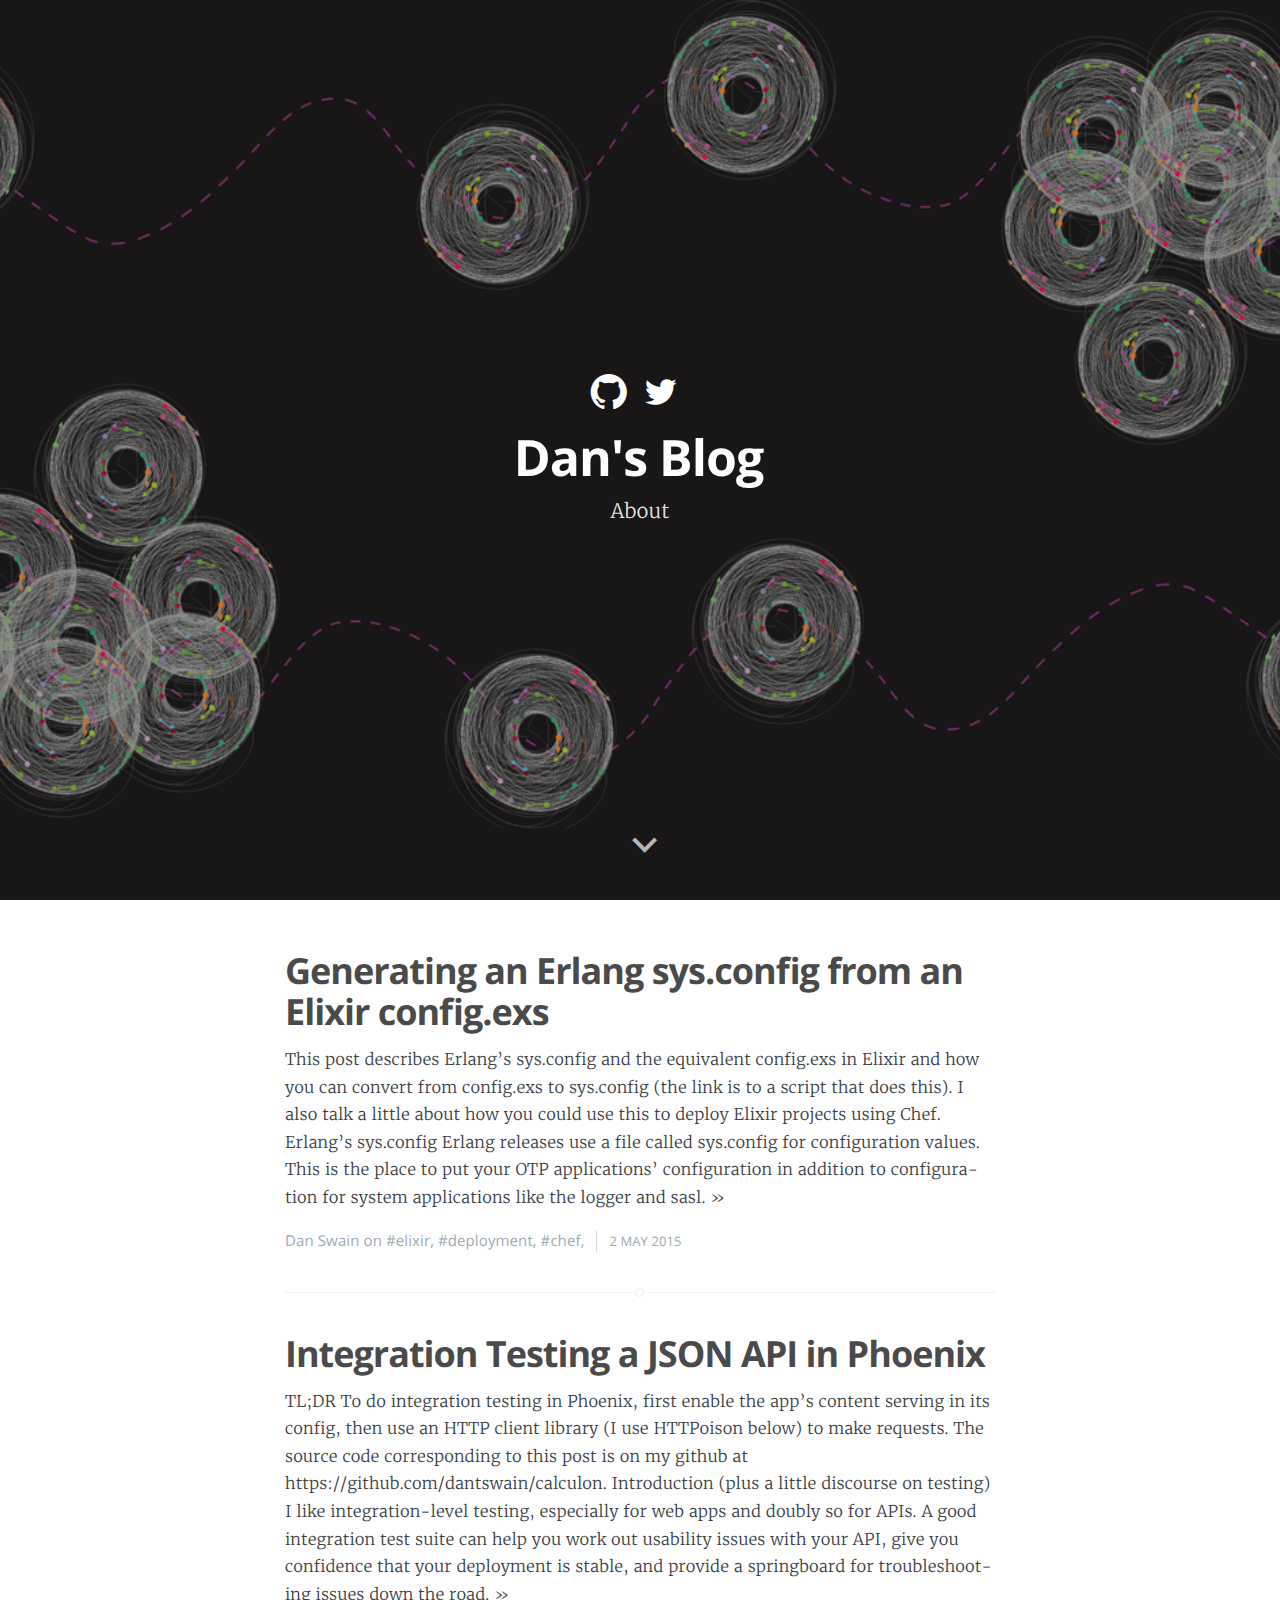
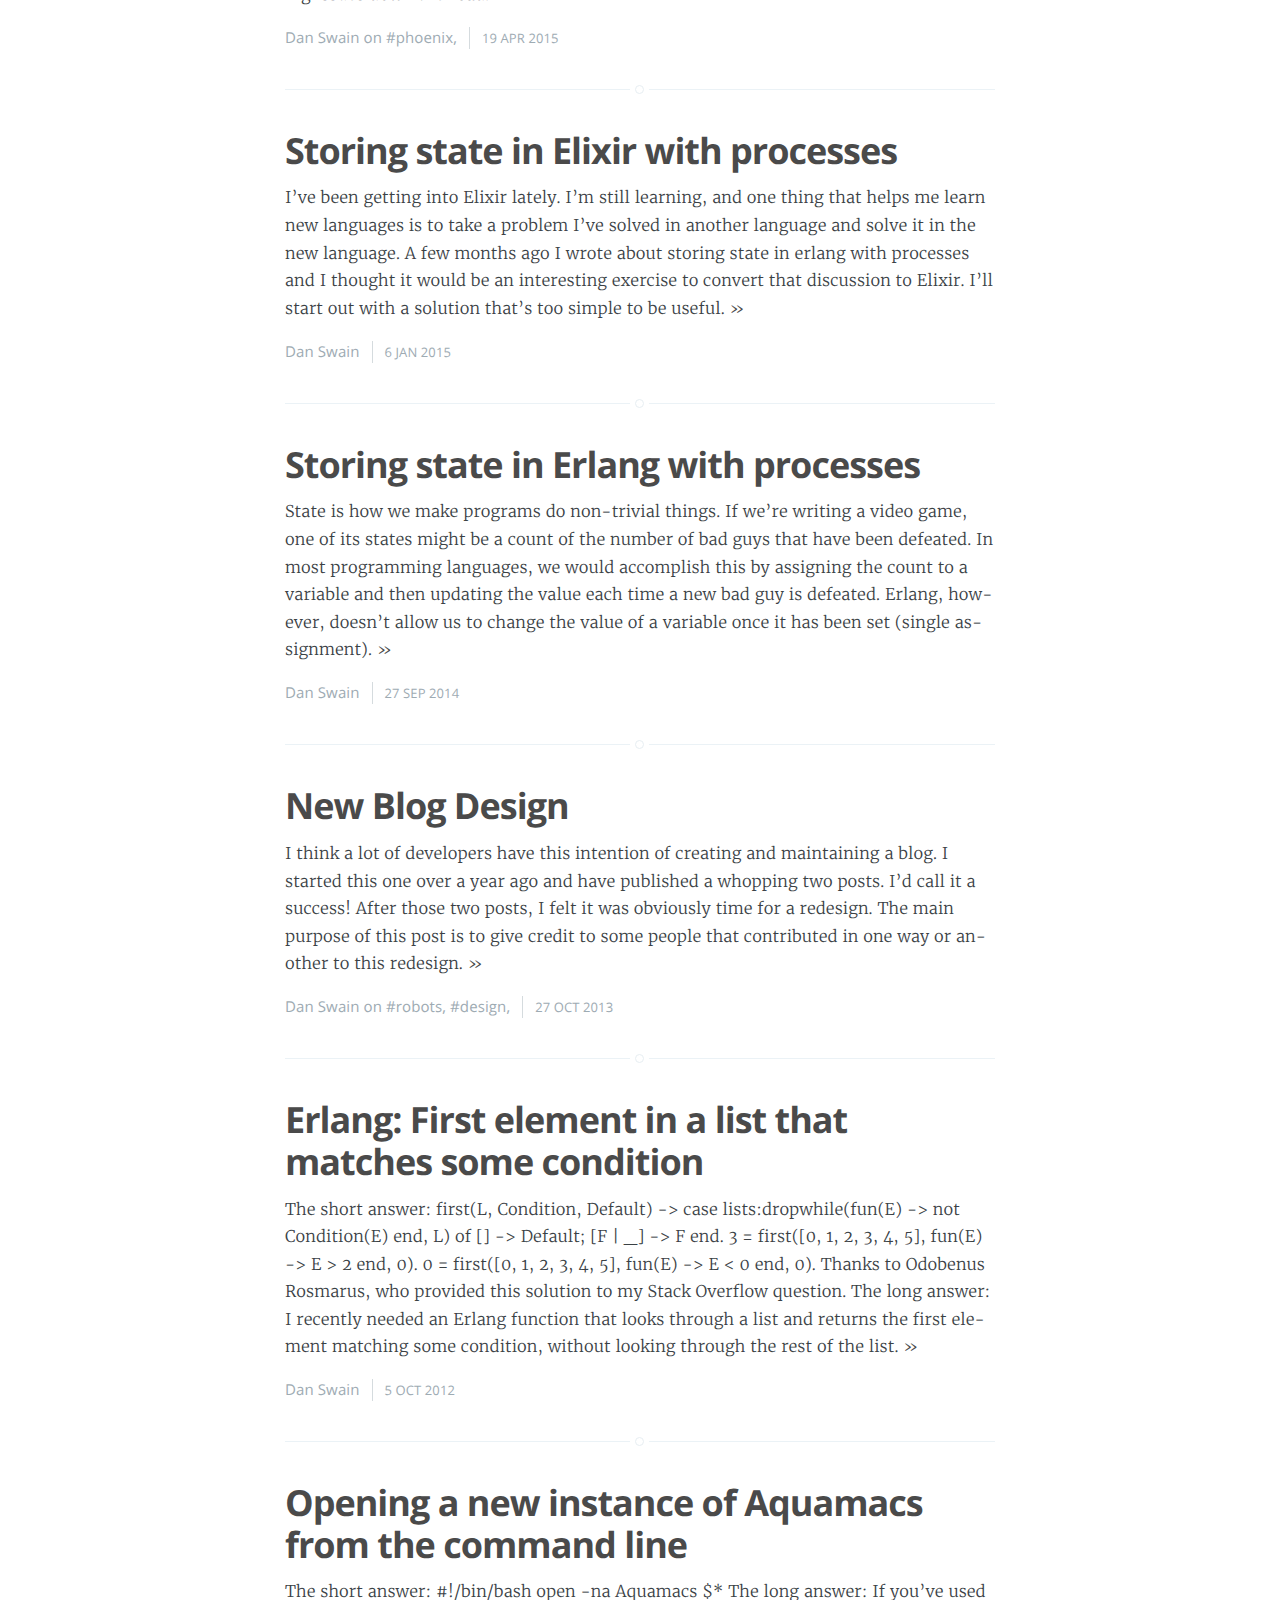
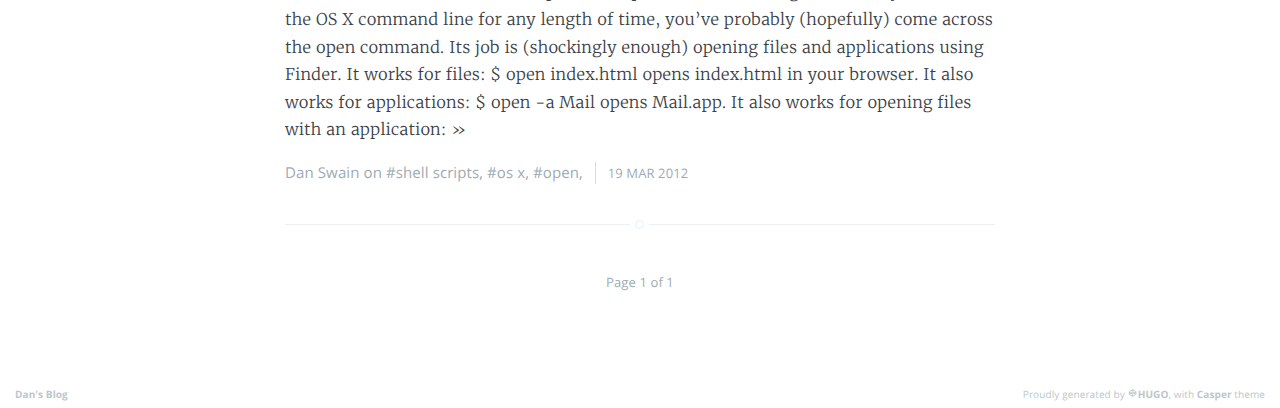
<file: index.html>
<!DOCTYPE html>
<html lang="en-us">
<head>

    <meta charset="utf-8" />
    <meta http-equiv="X-UA-Compatible" content="IE=edge" />

    
    <meta name="twitter:card" content="summary"/>
    
    <meta name="twitter:image" content="/images/flockBack.png"/>
    



<meta name="twitter:title" content="Dan&#39;s Blog"/>
<meta name="twitter:description" content=""/>
<meta name="twitter:site" content="@dantswain"/>



  	<meta property="og:title" content="Dan&#39;s Blog" />
  	<meta property="og:site_name" content="Dan&#39;s Blog" />
  	<meta property="og:url" content="https://dantswain.github.io/" />

    
        
            <meta property="og:image" content="/images/flockBack.png"/>
        
    

    
    <meta property="og:type" content="website" />
    <meta property="og:description" content="" />
    

    <title>Dan&#39;s Blog</title>

    
    <meta name="description" content="" />
    

    <meta name="HandheldFriendly" content="True" />
    <meta name="viewport" content="width=device-width, initial-scale=1.0" />

    <link rel="shortcut icon" href="/images/favicon.ico">
	  <link rel="apple-touch-icon" href="/images/apple-touch-icon.png" />

    <link rel="stylesheet" type="text/css" href="/css/screen.css" />
    

    

    

    
      
      
        <link href="https://dantswain.github.io/index.xml" rel="alternate" type="application/rss+xml" title="Dan&#39;s Blog" />
      
    
    <meta name="generator" content="Hugo 0.32.4" />

    <link rel="canonical" href="https://dantswain.github.io/" />

    
      
    
    <script type="application/ld+json">
    {
    "@context": "https://schema.org",
    "@type": "Website",
    "publisher": {
        "@type": "Person",
        "name": ,
        
        "url": https://dantswain.com,
        "sameAs": [
            
            
             
             
             
             
             
            
        ],
        "description": Fellow at simpli.fi. Robotics Ph.D. I like building things. 
        
    },
    "url": https://dantswain.github.io/,
    "mainEntityOfPage": {
        "@type": "WebPage",
        "@id": https://dantswain.github.io/
    },
    "description": 
}
  </script>
    


    

    
    <script>
      (function(i,s,o,g,r,a,m){i['GoogleAnalyticsObject']=r;i[r]=i[r]||function(){
      (i[r].q=i[r].q||[]).push(arguments)},i[r].l=1*new Date();a=s.createElement(o),
      m=s.getElementsByTagName(o)[0];a.async=1;a.src=g;m.parentNode.insertBefore(a,m)
      })(window,document,'script','//www.google-analytics.com/analytics.js','ga');

      ga('create', 'UA-30160681-1', 'auto');
      ga('send', 'pageview');

    </script>
    

    
</head>
<body class="nav-open">

 <div class="site-wrapper">

  





  <header class="main-header" style="background-image: url(/images/flockBack.png)">
  


    
    
    <div class="vertical">
        <div class="main-header-content inner">
            


    <a class="bloglogo" href="https://github.com/dantswain" target="_blank">
    <span class="icon-github" style="color:white;font-size:2em"></span>
    </a>
&nbsp;









    <a class="bloglogo" href="https://twitter.com/dantswain" target="_blank">
        <span class="icon-twitter" style="color:white;font-size:2em"></span>
    </a>
&nbsp;














            <h1 class="page-title">Dan&#39;s Blog</h1>
            <h2 class="page-about"><a href="https://dantswain.github.io/about">About</a></h2>
        </div>
    </div>
    <a class="scroll-down icon-arrow-left" href="#content"><span class="hidden">Scroll Down</span></a>
</header>


<main id="content" class="content" role="main">
<!-- INDEX -->

    
        
    
        
    
        
    
        
    
        
    
        
    
        
    

    
        
            
        
    

    
    
    

    <div class="extra-pagination inner">
        <nav class="pagination" role="navigation">
	
	<span class="page-number">Page 1 of 1</span>
	
</nav>

    </div>

    
        <article class="post post">
    <header class="post-header">
        <h2 class="post-title"><a href="/2015/05/02/generating-an-erlang-sys.config-from-an-elixir-config.exs/">Generating an Erlang sys.config from an Elixir config.exs</a></h2>
    </header>
    <section class="post-excerpt">
        
            <p>This post describes Erlang&rsquo;s sys.config and the equivalent config.exs in Elixir and how you can convert from config.exs to sys.config (the link is to a script that does this). I also talk a little about how you could use this to deploy Elixir projects using Chef.
Erlang&rsquo;s sys.config Erlang releases use a file called sys.config for configuration values. This is the place to put your OTP applications&rsquo; configuration in addition to configuration for system applications like the logger and sasl. <a class="read-more" href="/2015/05/02/generating-an-erlang-sys.config-from-an-elixir-config.exs/">&raquo;</a></p>
        
    </section>
    <footer class="post-meta">
        

        
            
            

            
            
            
            Dan Swain
                 
        

        on
            
                <a href="https://dantswain.github.io//tags/elixir/">#elixir</a>,
            
                <a href="https://dantswain.github.io//tags/deployment/">#deployment</a>,
            
                <a href="https://dantswain.github.io//tags/chef/">#chef</a>,
            
        
        <time class="post-date" datetime="2015-05-02T00:00:00Z">
            2 May 2015
        </time>
    </footer>
</article>

    
        <article class="post post">
    <header class="post-header">
        <h2 class="post-title"><a href="/2015/04/19/integration-testing-a-json-api-in-phoenix/">Integration Testing a JSON API in Phoenix</a></h2>
    </header>
    <section class="post-excerpt">
        
            <p>TL;DR To do integration testing in Phoenix, first enable the app&rsquo;s content serving in its config, then use an HTTP client library (I use HTTPoison below) to make requests. The source code corresponding to this post is on my github at https://github.com/dantswain/calculon.
Introduction (plus a little discourse on testing) I like integration-level testing, especially for web apps and doubly so for APIs. A good integration test suite can help you work out usability issues with your API, give you confidence that your deployment is stable, and provide a springboard for troubleshooting issues down the road. <a class="read-more" href="/2015/04/19/integration-testing-a-json-api-in-phoenix/">&raquo;</a></p>
        
    </section>
    <footer class="post-meta">
        

        
            
            

            
            
            
            Dan Swain
                 
        

        on
            
                <a href="https://dantswain.github.io//tags/phoenix/">#phoenix</a>,
            
        
        <time class="post-date" datetime="2015-04-19T00:00:00Z">
            19 Apr 2015
        </time>
    </footer>
</article>

    
        <article class="post post">
    <header class="post-header">
        <h2 class="post-title"><a href="/2015/01/06/storing-state-in-elixir-with-processes/">Storing state in Elixir with processes</a></h2>
    </header>
    <section class="post-excerpt">
        
            <p>I&rsquo;ve been getting into Elixir lately. I&rsquo;m still learning, and one thing that helps me learn new languages is to take a problem I&rsquo;ve solved in another language and solve it in the new language. A few months ago I wrote about storing state in erlang with processes and I thought it would be an interesting exercise to convert that discussion to Elixir.
I&rsquo;ll start out with a solution that&rsquo;s too simple to be useful. <a class="read-more" href="/2015/01/06/storing-state-in-elixir-with-processes/">&raquo;</a></p>
        
    </section>
    <footer class="post-meta">
        

        
            
            

            
            
            
            Dan Swain
                 
        

        
        <time class="post-date" datetime="2015-01-06T00:00:00Z">
            6 Jan 2015
        </time>
    </footer>
</article>

    
        <article class="post post">
    <header class="post-header">
        <h2 class="post-title"><a href="/2014/09/27/storing-state-in-erlang-with-processes/">Storing state in Erlang with processes</a></h2>
    </header>
    <section class="post-excerpt">
        
            <p>State is how we make programs do non-trivial things. If we&rsquo;re writing a video game, one of its states might be a count of the number of bad guys that have been defeated. In most programming languages, we would accomplish this by assigning the count to a variable and then updating the value each time a new bad guy is defeated. Erlang, however, doesn&rsquo;t allow us to change the value of a variable once it has been set (single assignment). <a class="read-more" href="/2014/09/27/storing-state-in-erlang-with-processes/">&raquo;</a></p>
        
    </section>
    <footer class="post-meta">
        

        
            
            

            
            
            
            Dan Swain
                 
        

        
        <time class="post-date" datetime="2014-09-27T00:00:00Z">
            27 Sep 2014
        </time>
    </footer>
</article>

    
        <article class="post post">
    <header class="post-header">
        <h2 class="post-title"><a href="/2013/10/27/new-blog-design/">New Blog Design</a></h2>
    </header>
    <section class="post-excerpt">
        
            <p>I think a lot of developers have this intention of creating and maintaining a blog. I started this one over a year ago and have published a whopping two posts. I&rsquo;d call it a success!
After those two posts, I felt it was obviously time for a redesign. The main purpose of this post is to give credit to some people that contributed in one way or another to this redesign. <a class="read-more" href="/2013/10/27/new-blog-design/">&raquo;</a></p>
        
    </section>
    <footer class="post-meta">
        

        
            
            

            
            
            
            Dan Swain
                 
        

        on
            
                <a href="https://dantswain.github.io//tags/robots/">#robots</a>,
            
                <a href="https://dantswain.github.io//tags/design/">#design</a>,
            
        
        <time class="post-date" datetime="2013-10-27T00:00:00Z">
            27 Oct 2013
        </time>
    </footer>
</article>

    
        <article class="post post">
    <header class="post-header">
        <h2 class="post-title"><a href="/2012/10/05/erlang-first-element-in-a-list-that-matches-some-condition/">Erlang: First element in a list that matches some condition</a></h2>
    </header>
    <section class="post-excerpt">
        
            <p>The short answer: first(L, Condition, Default) -&gt; case lists:dropwhile(fun(E) -&gt; not Condition(E) end, L) of [] -&gt; Default; [F | _] -&gt; F end. 3 = first([0, 1, 2, 3, 4, 5], fun(E) -&gt; E &gt; 2 end, 0). 0 = first([0, 1, 2, 3, 4, 5], fun(E) -&gt; E &lt; 0 end, 0). Thanks to Odobenus Rosmarus, who provided this solution to my Stack Overflow question.
The long answer: I recently needed an Erlang function that looks through a list and returns the first element matching some condition, without looking through the rest of the list. <a class="read-more" href="/2012/10/05/erlang-first-element-in-a-list-that-matches-some-condition/">&raquo;</a></p>
        
    </section>
    <footer class="post-meta">
        

        
            
            

            
            
            
            Dan Swain
                 
        

        
        <time class="post-date" datetime="2012-10-05T00:00:00Z">
            5 Oct 2012
        </time>
    </footer>
</article>

    
        <article class="post post">
    <header class="post-header">
        <h2 class="post-title"><a href="/2012/03/19/opening-a-new-instance-of-aquamacs-from-the-command-line/">Opening a new instance of Aquamacs from the command line</a></h2>
    </header>
    <section class="post-excerpt">
        
            <p>The short answer: #!/bin/bash open -na Aquamacs $*  The long answer: If you&rsquo;ve used the OS X command line for any length of time, you&rsquo;ve probably (hopefully) come across the open command. Its job is (shockingly enough) opening files and applications using Finder. It works for files:
$ open index.html  opens index.html in your browser. It also works for applications:
$ open -a Mail  opens Mail.app. It also works for opening files with an application: <a class="read-more" href="/2012/03/19/opening-a-new-instance-of-aquamacs-from-the-command-line/">&raquo;</a></p>
        
    </section>
    <footer class="post-meta">
        

        
            
            

            
            
            
            Dan Swain
                 
        

        on
            
                <a href="https://dantswain.github.io//tags/shell-scripts/">#shell scripts</a>,
            
                <a href="https://dantswain.github.io//tags/os-x/">#os x</a>,
            
                <a href="https://dantswain.github.io//tags/open/">#open</a>,
            
        
        <time class="post-date" datetime="2012-03-19T00:00:00Z">
            19 Mar 2012
        </time>
    </footer>
</article>

    

    <nav class="pagination" role="navigation">
	
	<span class="page-number">Page 1 of 1</span>
	
</nav>



</main>

    <footer class="site-footer clearfix">
        <section class="copyright"><a href="">Dan&#39;s Blog</a> </section>
        
        <section class="poweredby">Proudly generated by <a class="icon-hugo" href="http://gohugo.io">HUGO</a>, with <a class="icon-theme" href="https://github.com/vjeantet/hugo-theme-casper">Casper</a> theme</section>
        
    </footer>
    </div>
    
    
</body>
</html>
</file>
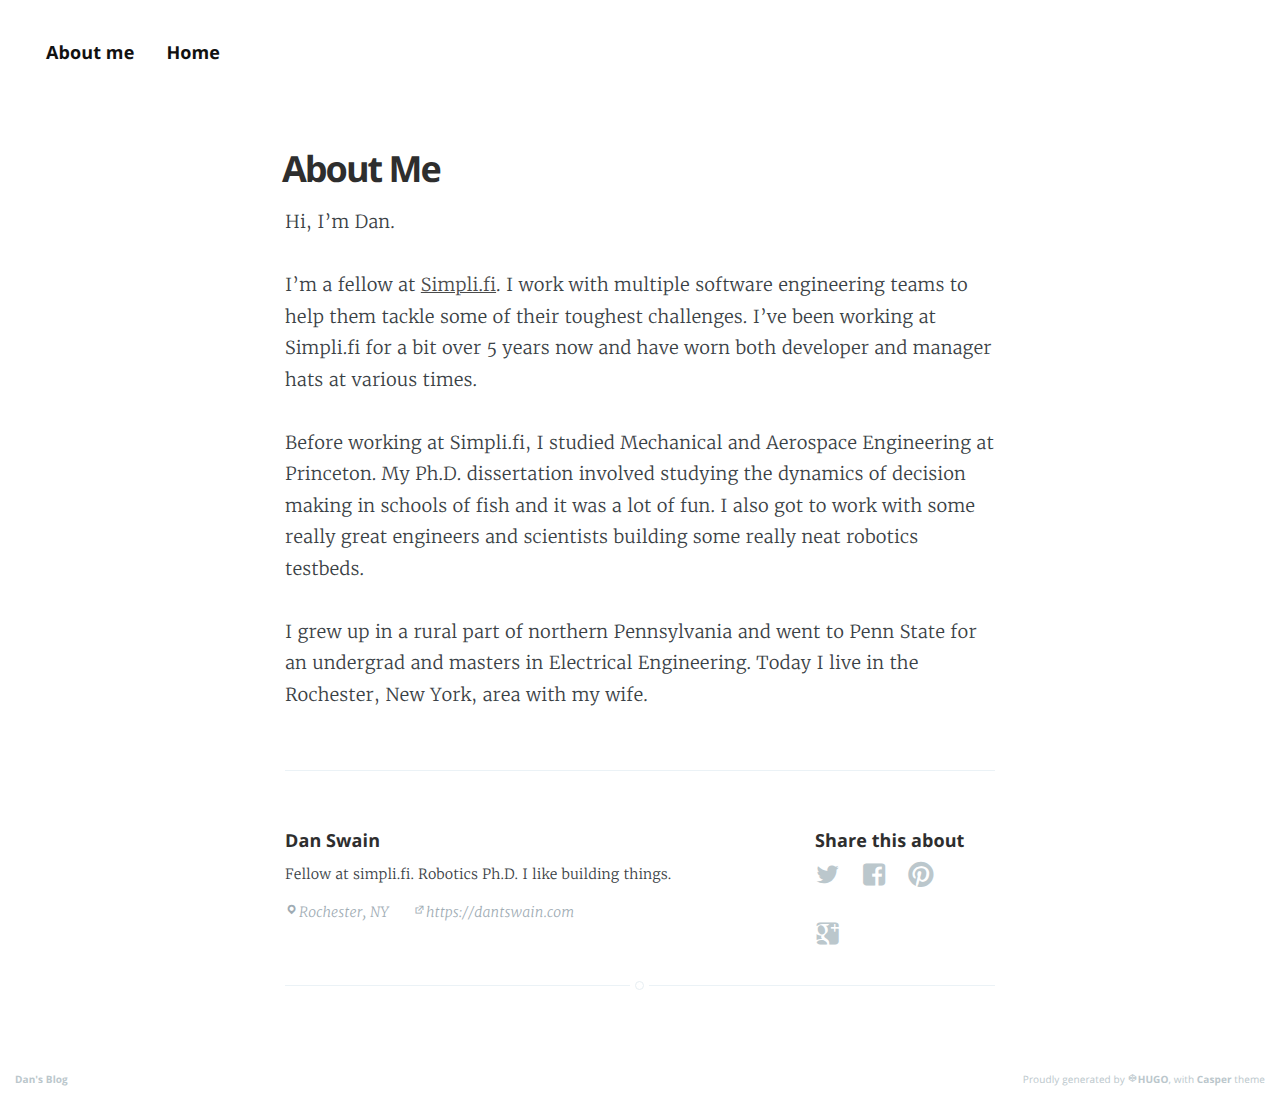
<file: about/index.html>
<!DOCTYPE html>
<html lang="en-us">
<head>

    <meta charset="utf-8" />
    <meta http-equiv="X-UA-Compatible" content="IE=edge" />

    
    <meta name="twitter:card" content="summary"/>
    
    <meta name="twitter:image" content="/images/flockBack.png"/>
    



<meta name="twitter:title" content="About Me"/>
<meta name="twitter:description" content=""/>
<meta name="twitter:site" content="@dantswain"/>



  	<meta property="og:title" content="About Me &middot; Dan&#39;s Blog" />
  	<meta property="og:site_name" content="Dan&#39;s Blog" />
  	<meta property="og:url" content="https://dantswain.github.io/about/" />

    
        
            <meta property="og:image" content="/images/flockBack.png"/>
        
    

    
    <meta property="og:type" content="website" />
    <meta property="og:description" content="" />
    

    <title>About Me &middot; Dan&#39;s Blog</title>

    
    <meta name="description" content="" />
    

    <meta name="HandheldFriendly" content="True" />
    <meta name="viewport" content="width=device-width, initial-scale=1.0" />

    <link rel="shortcut icon" href="/images/favicon.ico">
	  <link rel="apple-touch-icon" href="/images/apple-touch-icon.png" />

    <link rel="stylesheet" type="text/css" href="/css/screen.css" />
    

    

    

    
      
          <link href="/index.xml" rel="alternate" type="application/rss+xml" title="Dan&#39;s Blog" />
      
      
        <link href="https://dantswain.github.io/about/index.xml" rel="alternate" type="application/rss+xml" title="About Me &middot; Dan&#39;s Blog" />
      
    
    <meta name="generator" content="Hugo 0.32.4" />

    <link rel="canonical" href="https://dantswain.github.io/about/" />

    
      
    
    <script type="application/ld+json">
    {
    "@context": "https://schema.org",
    "@type": "Website",
    "publisher": {
        "@type": "Person",
        "name": ,
        
        "url": https://dantswain.com,
        "sameAs": [
            
            
             
             
             
             
             
            
        ],
        "description": Fellow at simpli.fi. Robotics Ph.D. I like building things. 
        
    },
    "url": https://dantswain.github.io/,
    "mainEntityOfPage": {
        "@type": "WebPage",
        "@id": https://dantswain.github.io/
    },
    "description": 
}
  </script>
    


    

    
    <script>
      (function(i,s,o,g,r,a,m){i['GoogleAnalyticsObject']=r;i[r]=i[r]||function(){
      (i[r].q=i[r].q||[]).push(arguments)},i[r].l=1*new Date();a=s.createElement(o),
      m=s.getElementsByTagName(o)[0];a.async=1;a.src=g;m.parentNode.insertBefore(a,m)
      })(window,document,'script','//www.google-analytics.com/analytics.js','ga');

      ga('create', 'UA-30160681-1', 'auto');
      ga('send', 'pageview');

    </script>
    

    
</head>
<body class="nav-open">

 <div class="site-wrapper">

  
      <ul class="nav">
        
        
        
          
            <li class="nav-item">
              <a href="/about">About me</a>
            </li>
        
          
            <li class="nav-item">
              <a href="/">Home</a>
            </li>
        
        
      </ul>







<header class="main-header post-head no-cover">
    <nav class="main-nav overlay clearfix">


      
    </nav>

    


</header>



<main class="content" role="main">





  <article class="post about">
    <header class="post-header">
      <nav class="breadcrumb">
        
        
        
        
        
        
        
      </nav>


        <h1 class="post-title">About Me</h1>
        <small></small>

        <section class="post-meta">
        
         
        </section>
    </header>

    <section class="post-content">


<p>Hi, I&rsquo;m Dan.</p>

<p>I&rsquo;m a fellow at <a href="https://simpli.fi">Simpli.fi</a>.  I work with multiple software
engineering teams to help them tackle some of their toughest challenges.  I&rsquo;ve
been working at Simpli.fi for a bit over 5 years now and have worn both
developer and manager hats at various times.</p>

<p>Before working at Simpli.fi, I studied Mechanical and Aerospace Engineering
at Princeton.  My Ph.D. dissertation involved studying the dynamics of decision
making in schools of fish and it was a lot of fun.  I also got to work with
some really great engineers and scientists building some really neat robotics
testbeds.</p>

<p>I grew up in a rural part of northern Pennsylvania and went to Penn State for
an undergrad and masters in Electrical Engineering.  Today I live in the
Rochester, New York, area with my wife.</p>









    </section>


  <footer class="post-footer">


    

    









<section class="author">
  <h4><a href="https://dantswain.github.io/">Dan Swain</a></h4>
  
  <p>Fellow at simpli.fi. Robotics Ph.D. I like building things. </p>
  
  <div class="author-meta">
    <span class="author-location icon-location">Rochester, NY</span>
    <span class="author-link icon-link"><a href="https://dantswain.com">https://dantswain.com</a></span>
  </div>
</section>




    
<section class="share">
  <h4>Share this about</h4>
  <a class="icon-twitter" style="font-size: 1.4em" href="https://twitter.com/share?text=About%20Me&nbsp;-&nbsp;Dan%27s%20Blog&amp;url=https%3a%2f%2fdantswain.github.io%2fabout%2f"
      onclick="window.open(this.href, 'twitter-share', 'width=550,height=235');return false;">
      <span class="hidden">Twitter</span>
  </a>
  <a class="icon-facebook" style="font-size: 1.4em" href="https://www.facebook.com/sharer/sharer.php?u=https%3a%2f%2fdantswain.github.io%2fabout%2f"
      onclick="window.open(this.href, 'facebook-share','width=580,height=296');return false;">
      <span class="hidden">Facebook</span>
  </a>
  <a class="icon-pinterest" style="font-size: 1.4em" href="http://pinterest.com/pin/create/button/?url=https%3a%2f%2fdantswain.github.io%2fabout%2f&amp;description=About%20Me"
      onclick="window.open(this.href, 'pinterest-share','width=580,height=296');return false;">
      <span class="hidden">Pinterest</span>
  </a>
  <a class="icon-google-plus" style="font-size: 1.4em" href="https://plus.google.com/share?url=https%3a%2f%2fdantswain.github.io%2fabout%2f"
     onclick="window.open(this.href, 'google-plus-share', 'width=490,height=530');return false;">
      <span class="hidden">Google+</span>
  </a>
</section>



  </footer>
</article>

</main>


    <footer class="site-footer clearfix">
        <section class="copyright"><a href="">Dan&#39;s Blog</a> </section>
        
        <section class="poweredby">Proudly generated by <a class="icon-hugo" href="http://gohugo.io">HUGO</a>, with <a class="icon-theme" href="https://github.com/vjeantet/hugo-theme-casper">Casper</a> theme</section>
        
    </footer>
    </div>
    
    
</body>
</html>
</file>
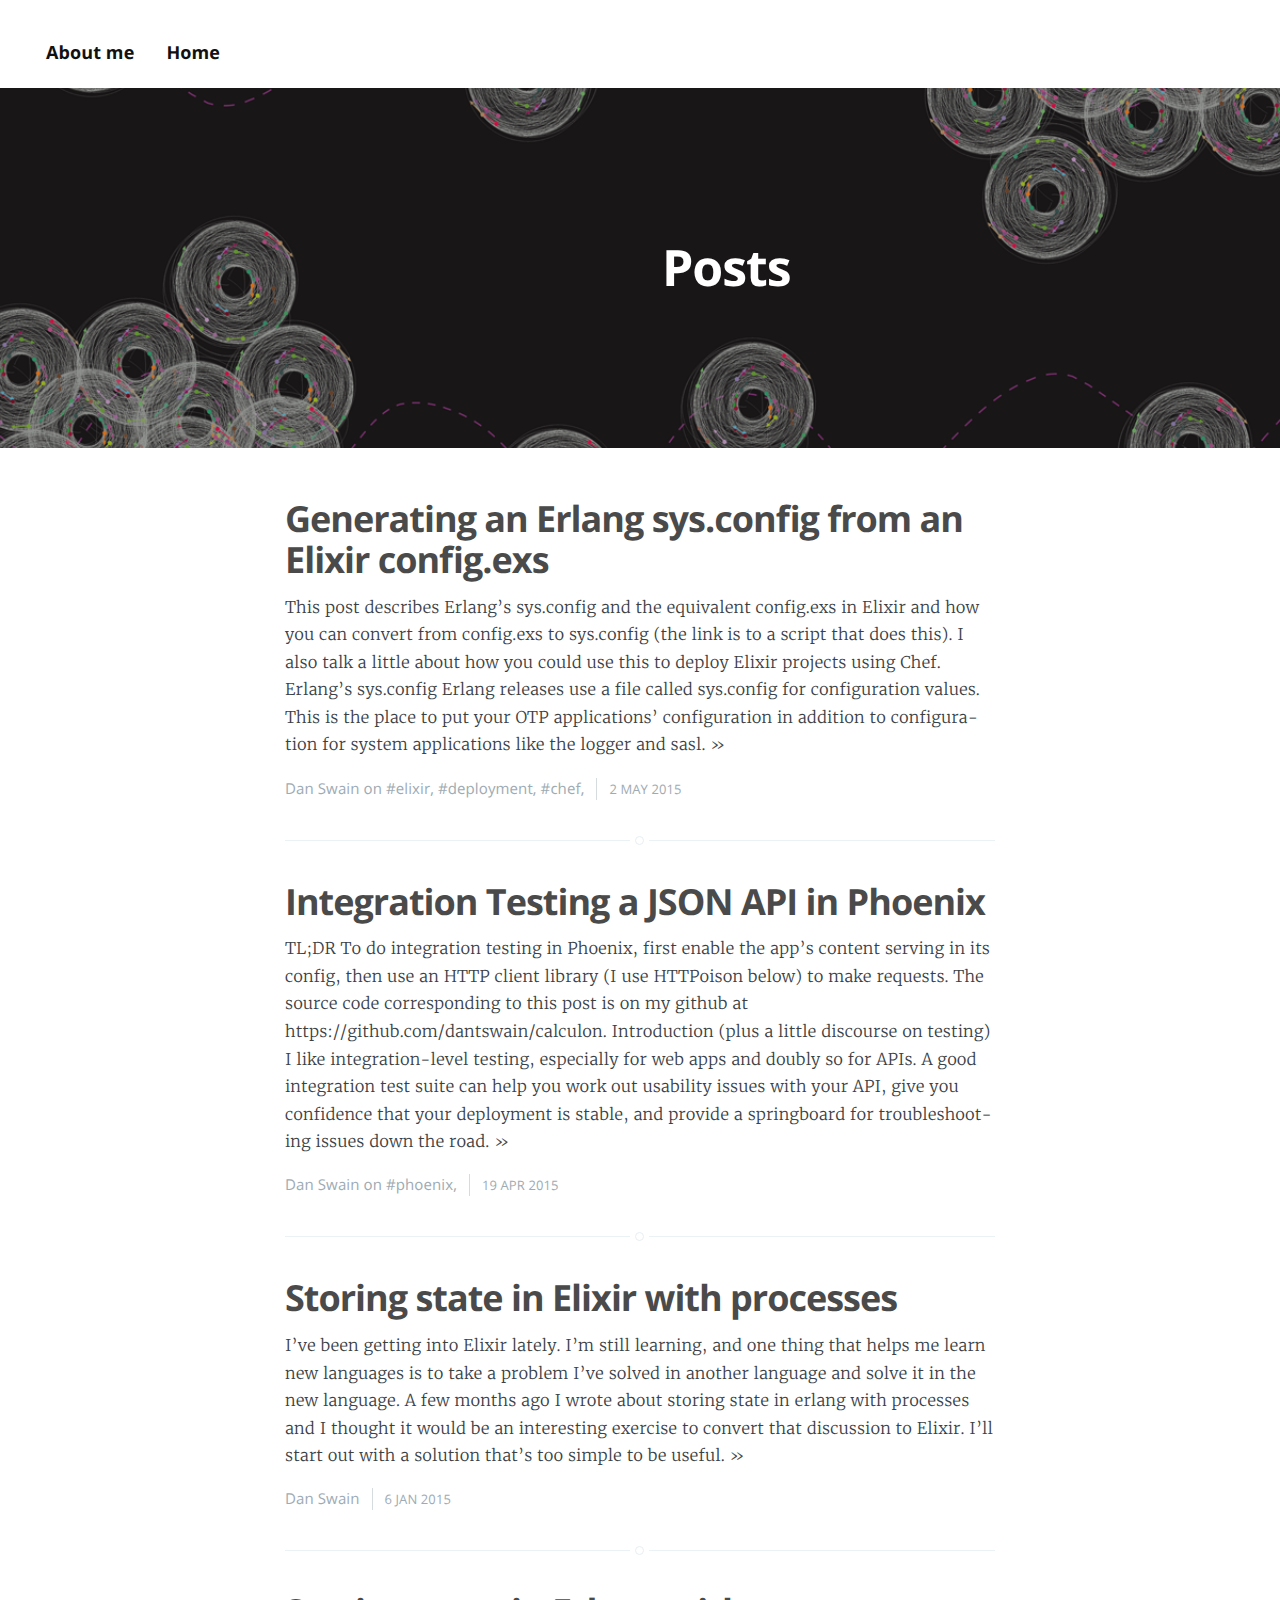
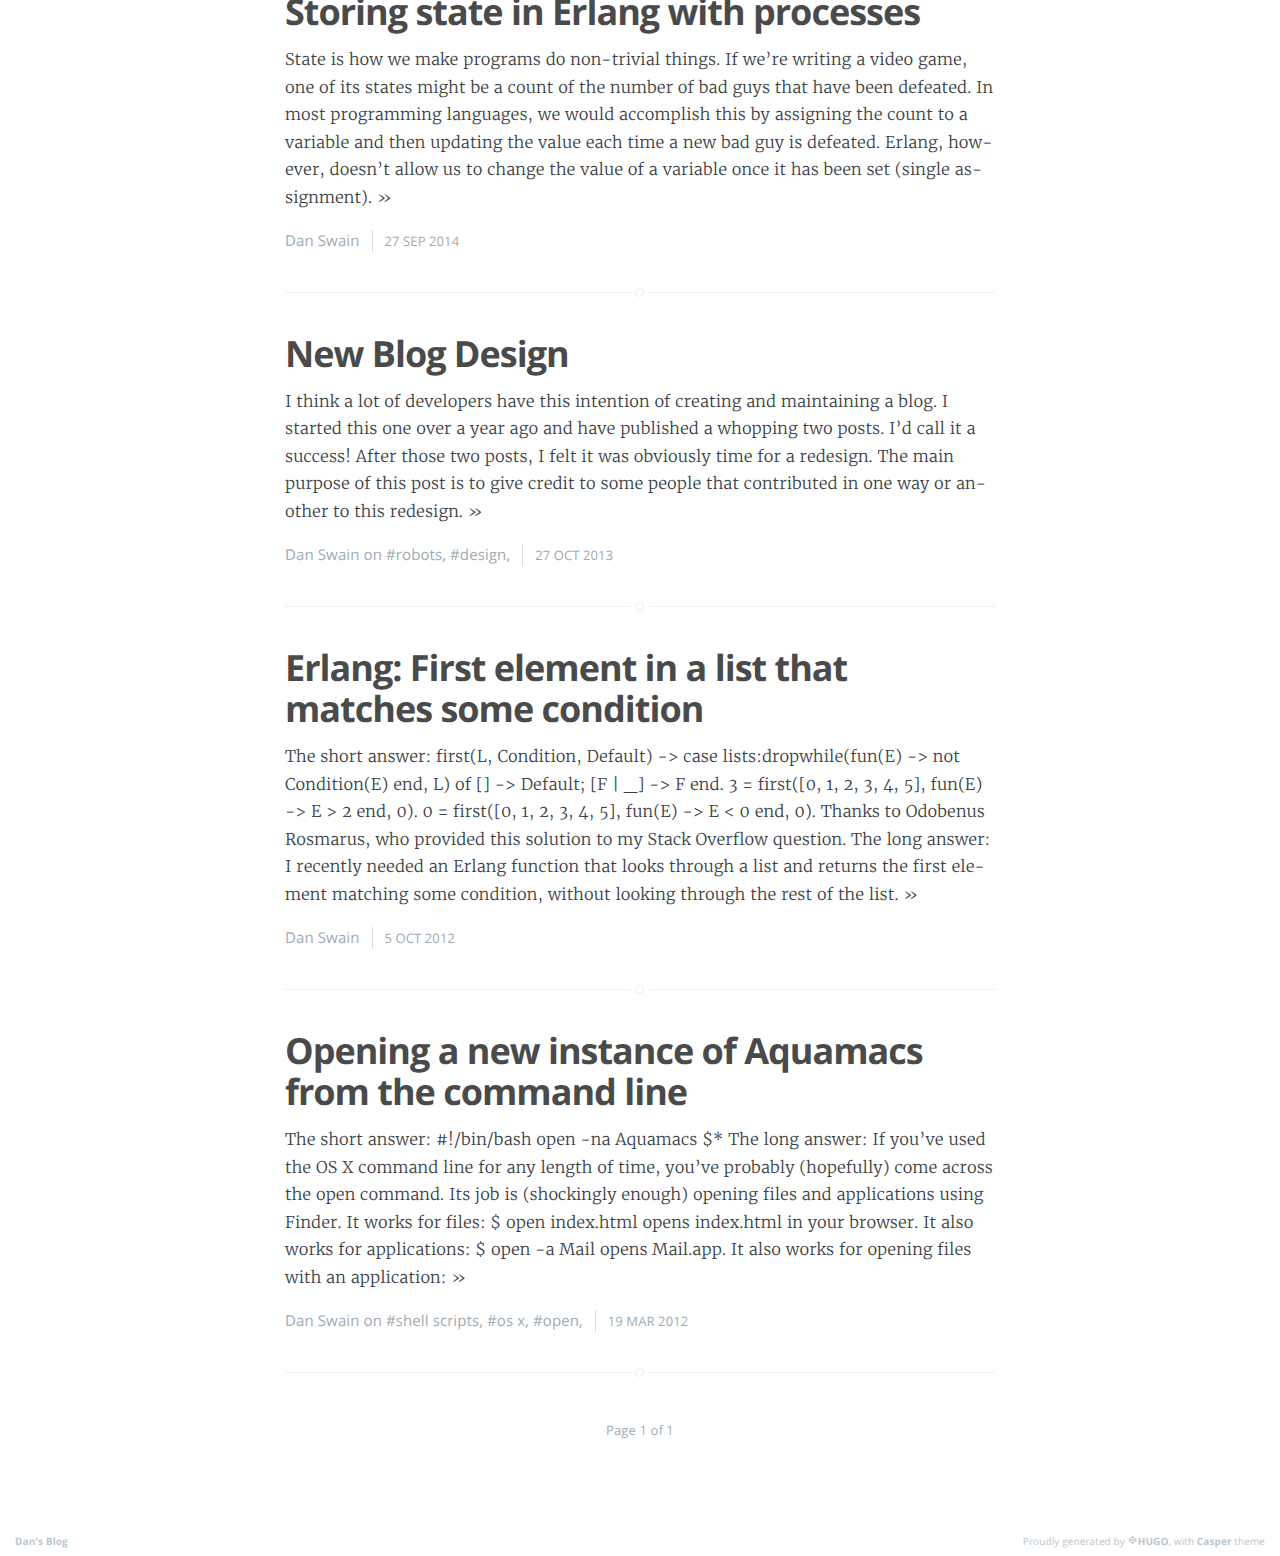
<file: post/index.html>
<!DOCTYPE html>
<html lang="en-us">
<head>

    <meta charset="utf-8" />
    <meta http-equiv="X-UA-Compatible" content="IE=edge" />

    
    <meta name="twitter:card" content="summary"/>
    
    <meta name="twitter:image" content="/images/flockBack.png"/>
    



<meta name="twitter:title" content="Posts"/>
<meta name="twitter:description" content=""/>
<meta name="twitter:site" content="@dantswain"/>



  	<meta property="og:title" content="Posts &middot; Dan&#39;s Blog" />
  	<meta property="og:site_name" content="Dan&#39;s Blog" />
  	<meta property="og:url" content="https://dantswain.github.io/post/" />

    
        
            <meta property="og:image" content="/images/flockBack.png"/>
        
    

    
    <meta property="og:type" content="website" />
    <meta property="og:description" content="" />
    

    <title>Posts &middot; Dan&#39;s Blog</title>

    
    <meta name="description" content="" />
    

    <meta name="HandheldFriendly" content="True" />
    <meta name="viewport" content="width=device-width, initial-scale=1.0" />

    <link rel="shortcut icon" href="/images/favicon.ico">
	  <link rel="apple-touch-icon" href="/images/apple-touch-icon.png" />

    <link rel="stylesheet" type="text/css" href="/css/screen.css" />
    

    

    

    
      
          <link href="/index.xml" rel="alternate" type="application/rss+xml" title="Dan&#39;s Blog" />
      
      
        <link href="https://dantswain.github.io/post/index.xml" rel="alternate" type="application/rss+xml" title="Posts &middot; Dan&#39;s Blog" />
      
    
    <meta name="generator" content="Hugo 0.32.4" />

    <link rel="canonical" href="https://dantswain.github.io/post/" />

    
      
    
    <script type="application/ld+json">
    {
    "@context": "https://schema.org",
    "@type": "Website",
    "publisher": {
        "@type": "Person",
        "name": ,
        
        "url": https://dantswain.com,
        "sameAs": [
            
            
             
             
             
             
             
            
        ],
        "description": Fellow at simpli.fi. Robotics Ph.D. I like building things. 
        
    },
    "url": https://dantswain.github.io/,
    "mainEntityOfPage": {
        "@type": "WebPage",
        "@id": https://dantswain.github.io/
    },
    "description": 
}
  </script>
    


    

    
    <script>
      (function(i,s,o,g,r,a,m){i['GoogleAnalyticsObject']=r;i[r]=i[r]||function(){
      (i[r].q=i[r].q||[]).push(arguments)},i[r].l=1*new Date();a=s.createElement(o),
      m=s.getElementsByTagName(o)[0];a.async=1;a.src=g;m.parentNode.insertBefore(a,m)
      })(window,document,'script','//www.google-analytics.com/analytics.js','ga');

      ga('create', 'UA-30160681-1', 'auto');
      ga('send', 'pageview');

    </script>
    

    
</head>
<body class="nav-open">

 <div class="site-wrapper">

  
      <ul class="nav">
        
        
        
          
            <li class="nav-item">
              <a href="/about">About me</a>
            </li>
        
          
            <li class="nav-item">
              <a href="/">Home</a>
            </li>
        
        
      </ul>





	
  <header class="main-header tag-head" style="background-image: url(/images/flockBack.png)">
  

    <nav class="main-nav overlay clearfix">
      
    </nav>
    <div class="vertical">
        <div class="main-header-content inner">
            <h1 class="page-title">Posts</h1>
            <h2 class="page-description">
                
            </h2>
        </div>
    </div>
</header>

<main class="content" role="main">
<!-- LIST -->
    

	<div class="extra-pagination inner">
    <nav class="pagination" role="navigation">
	
	<span class="page-number">Page 1 of 1</span>
	
</nav>

	</div>

	
	   <article class="post post">
    <header class="post-header">
        <h2 class="post-title"><a href="/2015/05/02/generating-an-erlang-sys.config-from-an-elixir-config.exs/">Generating an Erlang sys.config from an Elixir config.exs</a></h2>
    </header>
    <section class="post-excerpt">
        
            <p>This post describes Erlang&rsquo;s sys.config and the equivalent config.exs in Elixir and how you can convert from config.exs to sys.config (the link is to a script that does this). I also talk a little about how you could use this to deploy Elixir projects using Chef.
Erlang&rsquo;s sys.config Erlang releases use a file called sys.config for configuration values. This is the place to put your OTP applications&rsquo; configuration in addition to configuration for system applications like the logger and sasl. <a class="read-more" href="/2015/05/02/generating-an-erlang-sys.config-from-an-elixir-config.exs/">&raquo;</a></p>
        
    </section>
    <footer class="post-meta">
        

        
            
            

            
            
            
            Dan Swain
                 
        

        on
            
                <a href="https://dantswain.github.io//tags/elixir/">#elixir</a>,
            
                <a href="https://dantswain.github.io//tags/deployment/">#deployment</a>,
            
                <a href="https://dantswain.github.io//tags/chef/">#chef</a>,
            
        
        <time class="post-date" datetime="2015-05-02T00:00:00Z">
            2 May 2015
        </time>
    </footer>
</article>

	
	   <article class="post post">
    <header class="post-header">
        <h2 class="post-title"><a href="/2015/04/19/integration-testing-a-json-api-in-phoenix/">Integration Testing a JSON API in Phoenix</a></h2>
    </header>
    <section class="post-excerpt">
        
            <p>TL;DR To do integration testing in Phoenix, first enable the app&rsquo;s content serving in its config, then use an HTTP client library (I use HTTPoison below) to make requests. The source code corresponding to this post is on my github at https://github.com/dantswain/calculon.
Introduction (plus a little discourse on testing) I like integration-level testing, especially for web apps and doubly so for APIs. A good integration test suite can help you work out usability issues with your API, give you confidence that your deployment is stable, and provide a springboard for troubleshooting issues down the road. <a class="read-more" href="/2015/04/19/integration-testing-a-json-api-in-phoenix/">&raquo;</a></p>
        
    </section>
    <footer class="post-meta">
        

        
            
            

            
            
            
            Dan Swain
                 
        

        on
            
                <a href="https://dantswain.github.io//tags/phoenix/">#phoenix</a>,
            
        
        <time class="post-date" datetime="2015-04-19T00:00:00Z">
            19 Apr 2015
        </time>
    </footer>
</article>

	
	   <article class="post post">
    <header class="post-header">
        <h2 class="post-title"><a href="/2015/01/06/storing-state-in-elixir-with-processes/">Storing state in Elixir with processes</a></h2>
    </header>
    <section class="post-excerpt">
        
            <p>I&rsquo;ve been getting into Elixir lately. I&rsquo;m still learning, and one thing that helps me learn new languages is to take a problem I&rsquo;ve solved in another language and solve it in the new language. A few months ago I wrote about storing state in erlang with processes and I thought it would be an interesting exercise to convert that discussion to Elixir.
I&rsquo;ll start out with a solution that&rsquo;s too simple to be useful. <a class="read-more" href="/2015/01/06/storing-state-in-elixir-with-processes/">&raquo;</a></p>
        
    </section>
    <footer class="post-meta">
        

        
            
            

            
            
            
            Dan Swain
                 
        

        
        <time class="post-date" datetime="2015-01-06T00:00:00Z">
            6 Jan 2015
        </time>
    </footer>
</article>

	
	   <article class="post post">
    <header class="post-header">
        <h2 class="post-title"><a href="/2014/09/27/storing-state-in-erlang-with-processes/">Storing state in Erlang with processes</a></h2>
    </header>
    <section class="post-excerpt">
        
            <p>State is how we make programs do non-trivial things. If we&rsquo;re writing a video game, one of its states might be a count of the number of bad guys that have been defeated. In most programming languages, we would accomplish this by assigning the count to a variable and then updating the value each time a new bad guy is defeated. Erlang, however, doesn&rsquo;t allow us to change the value of a variable once it has been set (single assignment). <a class="read-more" href="/2014/09/27/storing-state-in-erlang-with-processes/">&raquo;</a></p>
        
    </section>
    <footer class="post-meta">
        

        
            
            

            
            
            
            Dan Swain
                 
        

        
        <time class="post-date" datetime="2014-09-27T00:00:00Z">
            27 Sep 2014
        </time>
    </footer>
</article>

	
	   <article class="post post">
    <header class="post-header">
        <h2 class="post-title"><a href="/2013/10/27/new-blog-design/">New Blog Design</a></h2>
    </header>
    <section class="post-excerpt">
        
            <p>I think a lot of developers have this intention of creating and maintaining a blog. I started this one over a year ago and have published a whopping two posts. I&rsquo;d call it a success!
After those two posts, I felt it was obviously time for a redesign. The main purpose of this post is to give credit to some people that contributed in one way or another to this redesign. <a class="read-more" href="/2013/10/27/new-blog-design/">&raquo;</a></p>
        
    </section>
    <footer class="post-meta">
        

        
            
            

            
            
            
            Dan Swain
                 
        

        on
            
                <a href="https://dantswain.github.io//tags/robots/">#robots</a>,
            
                <a href="https://dantswain.github.io//tags/design/">#design</a>,
            
        
        <time class="post-date" datetime="2013-10-27T00:00:00Z">
            27 Oct 2013
        </time>
    </footer>
</article>

	
	   <article class="post post">
    <header class="post-header">
        <h2 class="post-title"><a href="/2012/10/05/erlang-first-element-in-a-list-that-matches-some-condition/">Erlang: First element in a list that matches some condition</a></h2>
    </header>
    <section class="post-excerpt">
        
            <p>The short answer: first(L, Condition, Default) -&gt; case lists:dropwhile(fun(E) -&gt; not Condition(E) end, L) of [] -&gt; Default; [F | _] -&gt; F end. 3 = first([0, 1, 2, 3, 4, 5], fun(E) -&gt; E &gt; 2 end, 0). 0 = first([0, 1, 2, 3, 4, 5], fun(E) -&gt; E &lt; 0 end, 0). Thanks to Odobenus Rosmarus, who provided this solution to my Stack Overflow question.
The long answer: I recently needed an Erlang function that looks through a list and returns the first element matching some condition, without looking through the rest of the list. <a class="read-more" href="/2012/10/05/erlang-first-element-in-a-list-that-matches-some-condition/">&raquo;</a></p>
        
    </section>
    <footer class="post-meta">
        

        
            
            

            
            
            
            Dan Swain
                 
        

        
        <time class="post-date" datetime="2012-10-05T00:00:00Z">
            5 Oct 2012
        </time>
    </footer>
</article>

	
	   <article class="post post">
    <header class="post-header">
        <h2 class="post-title"><a href="/2012/03/19/opening-a-new-instance-of-aquamacs-from-the-command-line/">Opening a new instance of Aquamacs from the command line</a></h2>
    </header>
    <section class="post-excerpt">
        
            <p>The short answer: #!/bin/bash open -na Aquamacs $*  The long answer: If you&rsquo;ve used the OS X command line for any length of time, you&rsquo;ve probably (hopefully) come across the open command. Its job is (shockingly enough) opening files and applications using Finder. It works for files:
$ open index.html  opens index.html in your browser. It also works for applications:
$ open -a Mail  opens Mail.app. It also works for opening files with an application: <a class="read-more" href="/2012/03/19/opening-a-new-instance-of-aquamacs-from-the-command-line/">&raquo;</a></p>
        
    </section>
    <footer class="post-meta">
        

        
            
            

            
            
            
            Dan Swain
                 
        

        on
            
                <a href="https://dantswain.github.io//tags/shell-scripts/">#shell scripts</a>,
            
                <a href="https://dantswain.github.io//tags/os-x/">#os x</a>,
            
                <a href="https://dantswain.github.io//tags/open/">#open</a>,
            
        
        <time class="post-date" datetime="2012-03-19T00:00:00Z">
            19 Mar 2012
        </time>
    </footer>
</article>

	

	<nav class="pagination" role="navigation">
	
	<span class="page-number">Page 1 of 1</span>
	
</nav>

</main>



    <footer class="site-footer clearfix">
        <section class="copyright"><a href="">Dan&#39;s Blog</a> </section>
        
        <section class="poweredby">Proudly generated by <a class="icon-hugo" href="http://gohugo.io">HUGO</a>, with <a class="icon-theme" href="https://github.com/vjeantet/hugo-theme-casper">Casper</a> theme</section>
        
    </footer>
    </div>
    
    
</body>
</html>
</file>
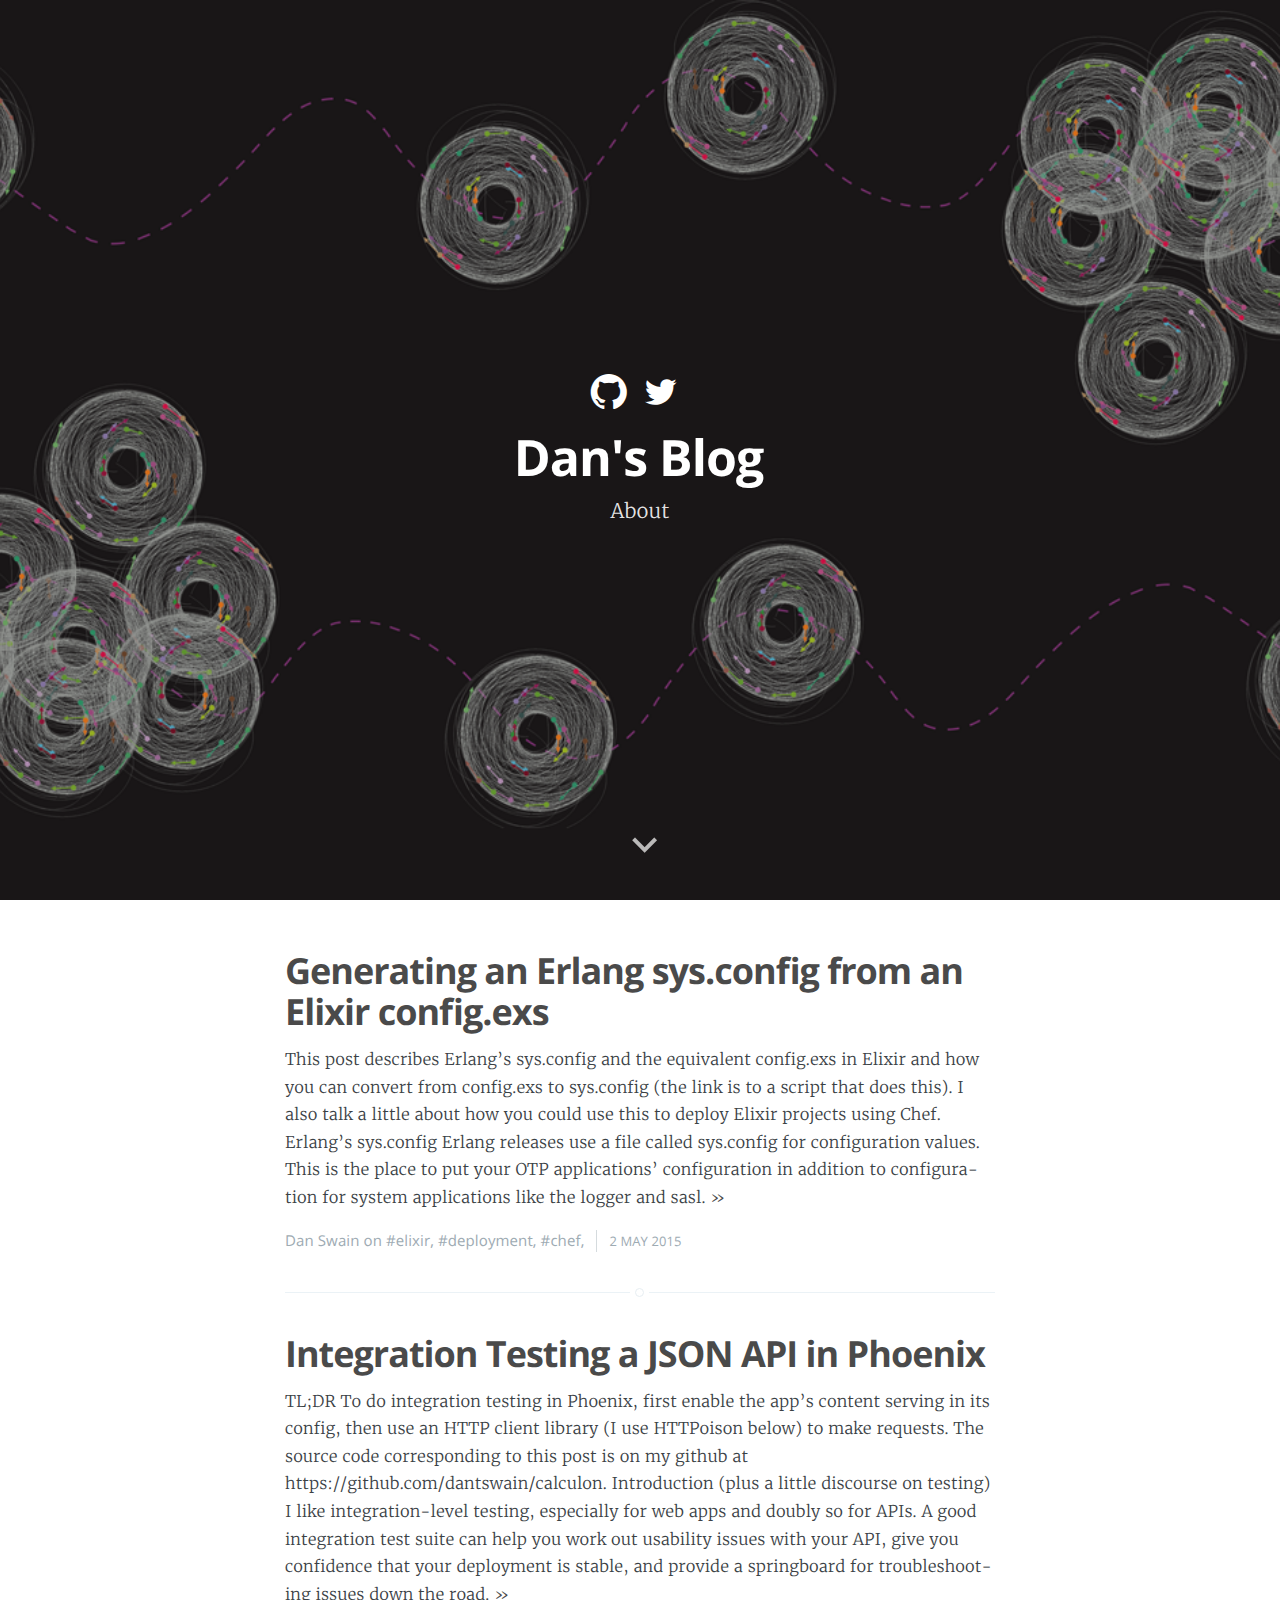
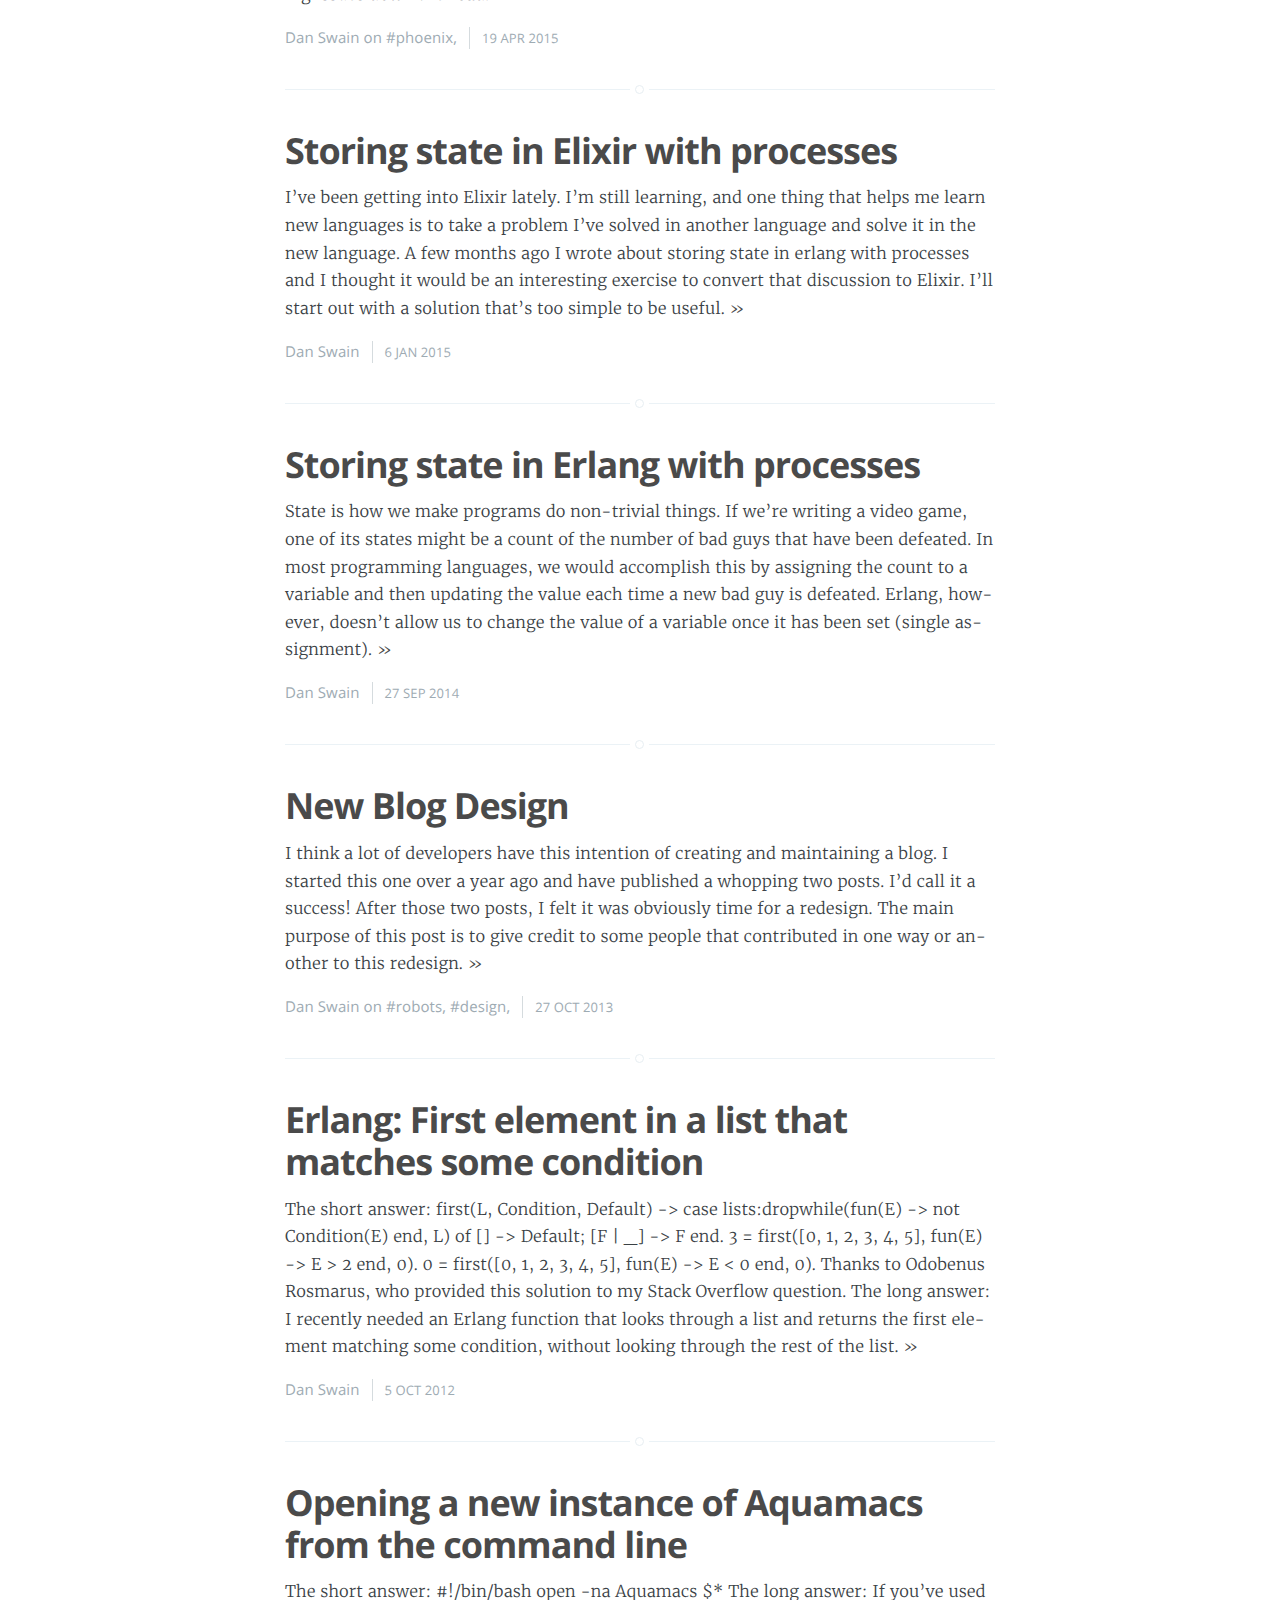
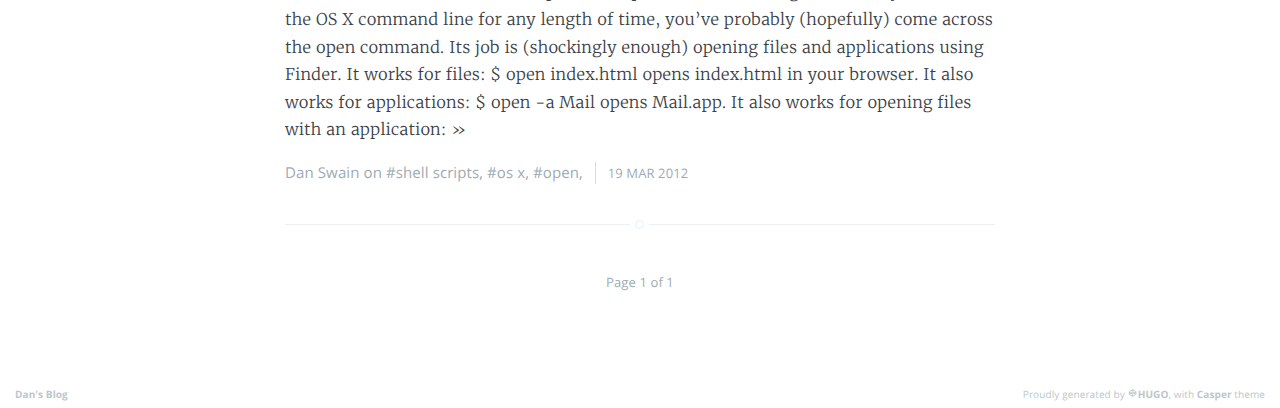
<file: page/1/index.html>
<!DOCTYPE html><html><head><title>https://dantswain.github.io/</title><link rel="canonical" href="https://dantswain.github.io/"/><meta name="robots" content="noindex"><meta http-equiv="content-type" content="text/html; charset=utf-8" /><meta http-equiv="refresh" content="0; url=https://dantswain.github.io/" /></head></html>
</file>
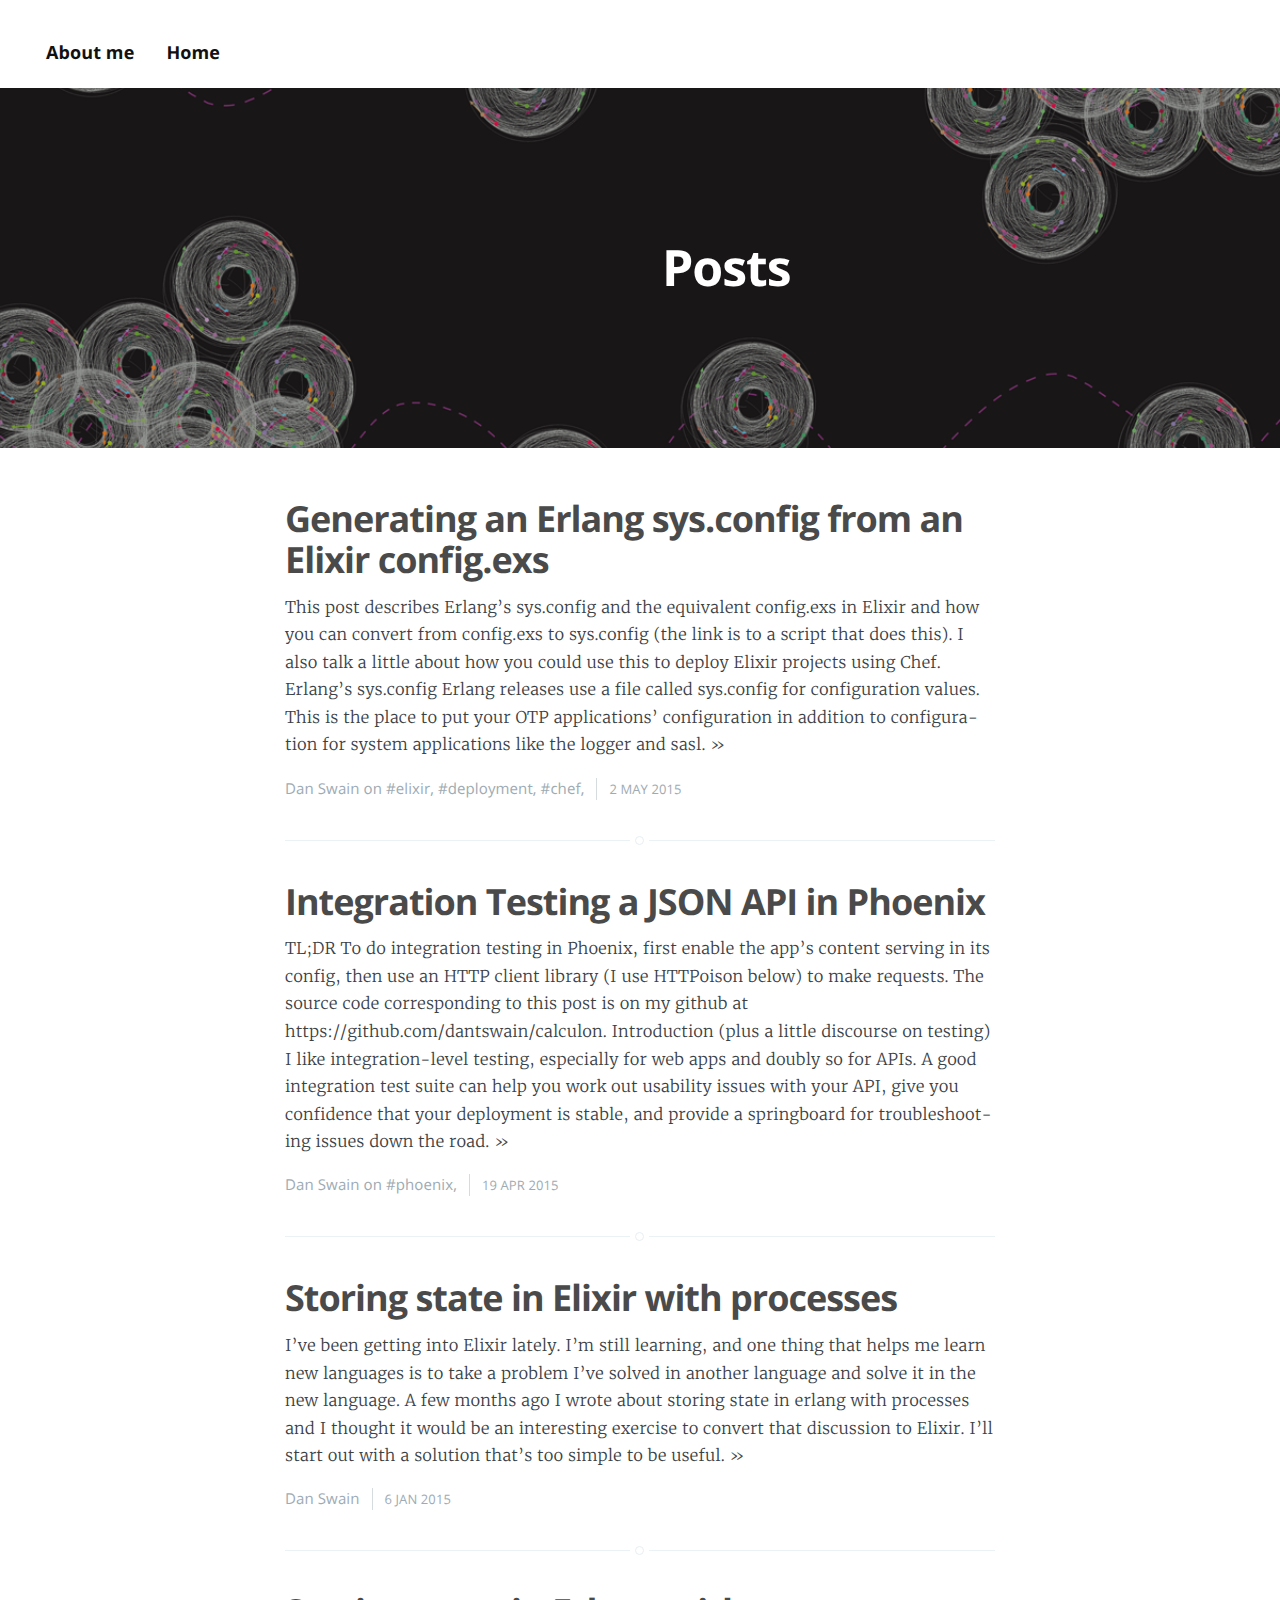
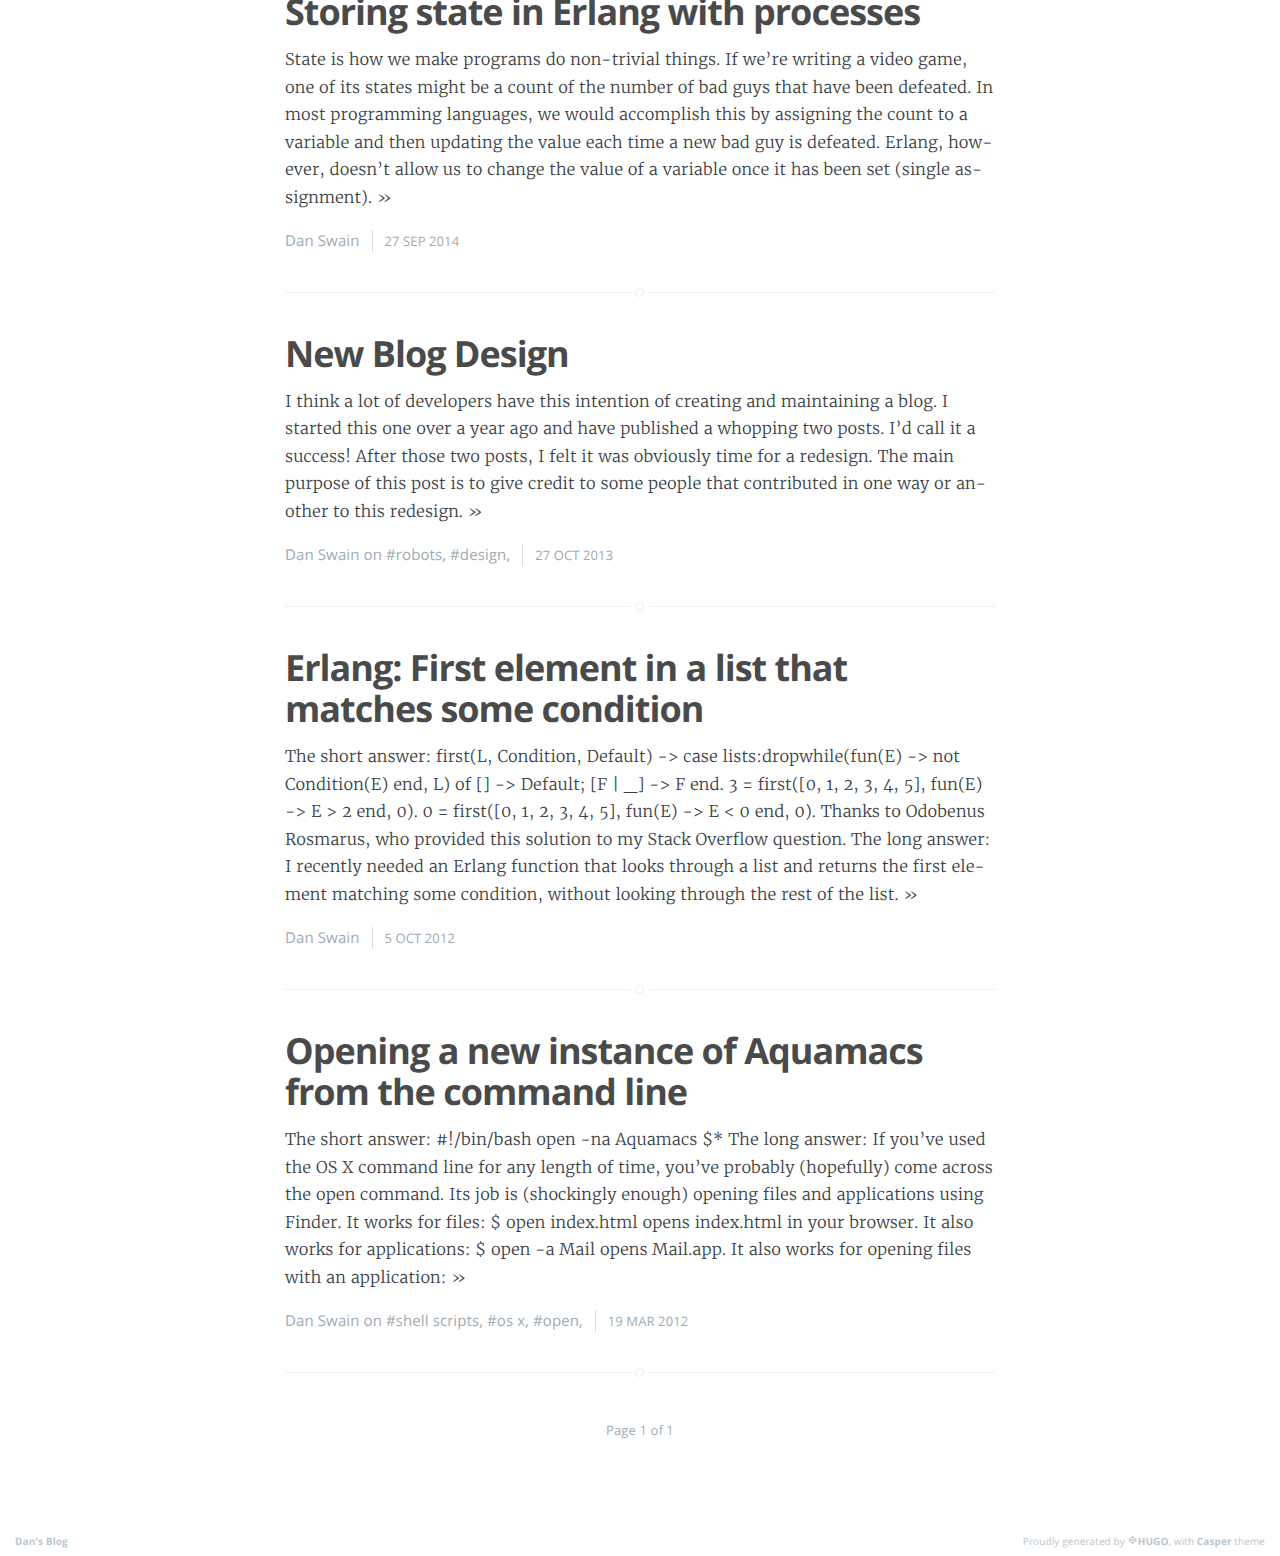
<file: post/page/1/index.html>
<!DOCTYPE html><html><head><title>https://dantswain.github.io/post/</title><link rel="canonical" href="https://dantswain.github.io/post/"/><meta name="robots" content="noindex"><meta http-equiv="content-type" content="text/html; charset=utf-8" /><meta http-equiv="refresh" content="0; url=https://dantswain.github.io/post/" /></head></html>
</file>
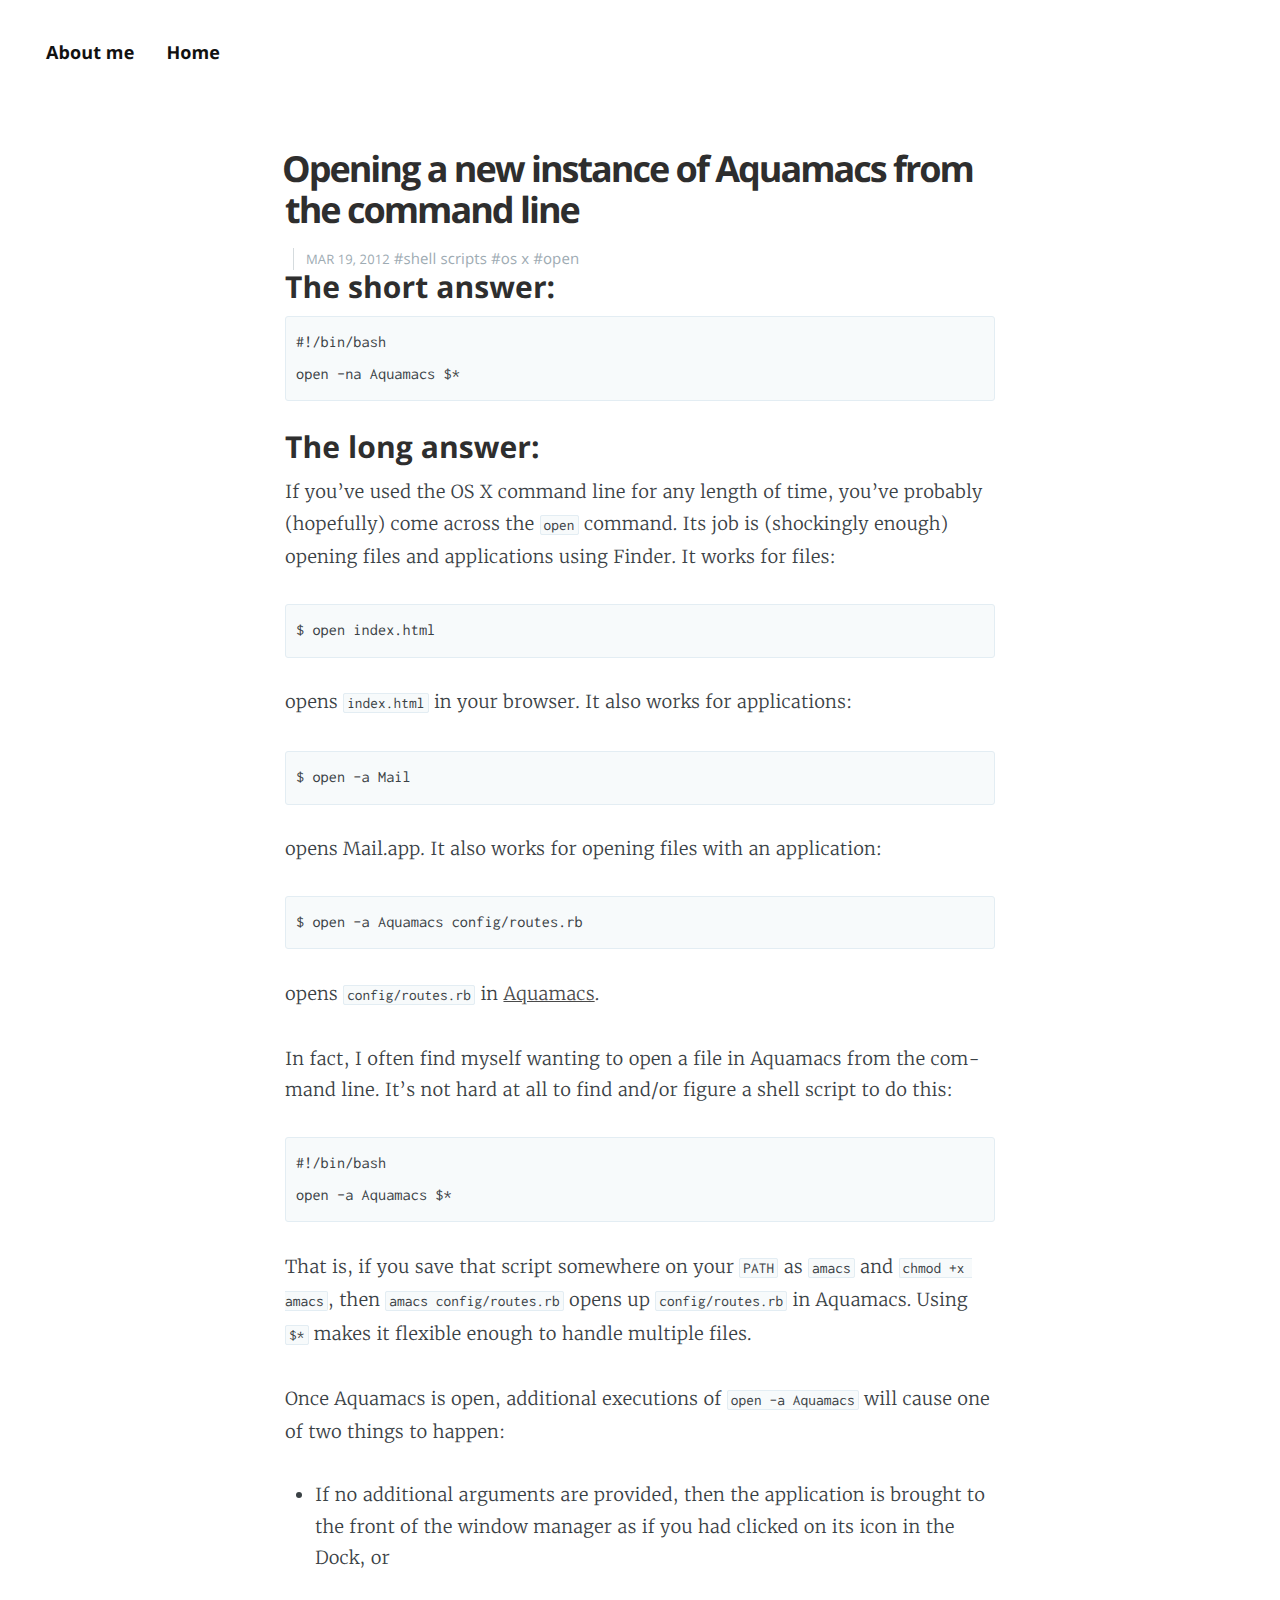
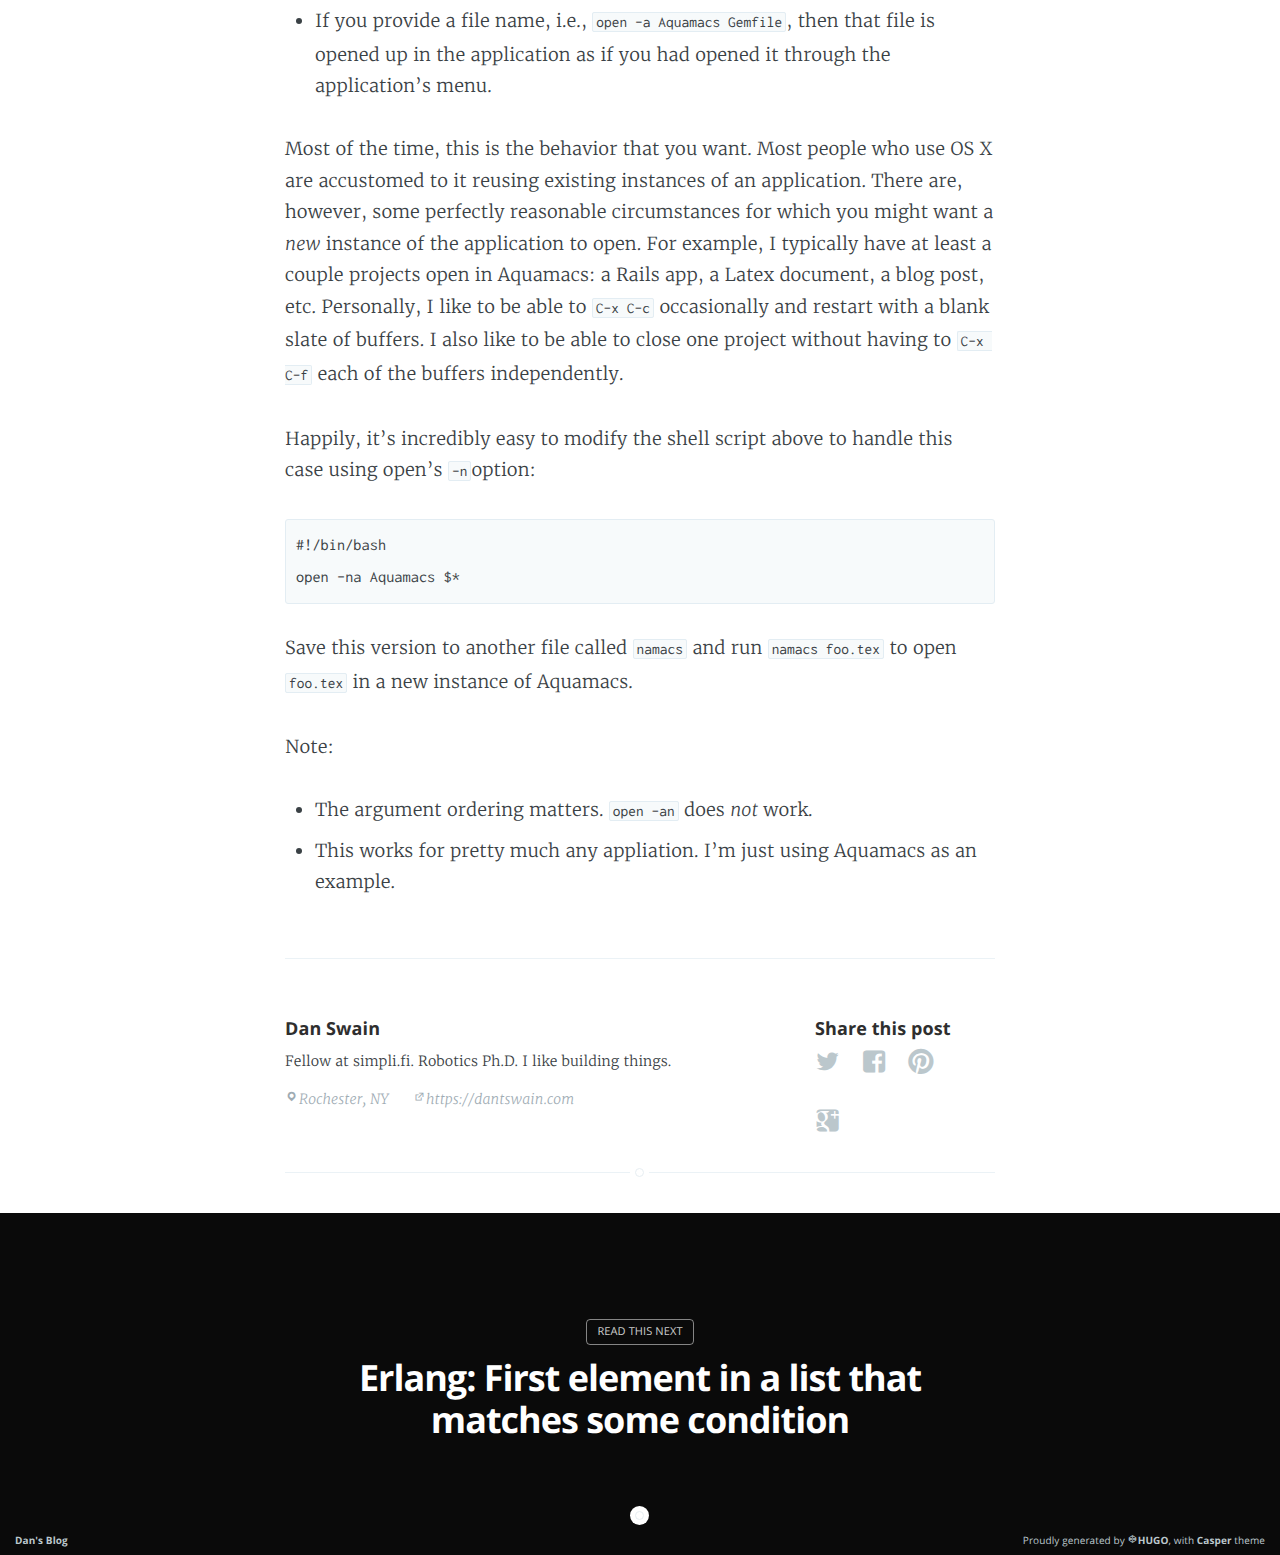
<file: 2012/03/19/opening-a-new-instance-of-aquamacs-from-the-command-line/index.html>
<!DOCTYPE html>
<html lang="en-us">
<head>

    <meta charset="utf-8" />
    <meta http-equiv="X-UA-Compatible" content="IE=edge" />

    
    
        <meta name="twitter:card" content="summary"/>
    



<meta name="twitter:title" content="Opening a new instance of Aquamacs from the command line"/>
<meta name="twitter:description" content=""/>
<meta name="twitter:site" content="@dantswain"/>



  	<meta property="og:title" content="Opening a new instance of Aquamacs from the command line &middot; Dan&#39;s Blog" />
  	<meta property="og:site_name" content="Dan&#39;s Blog" />
  	<meta property="og:url" content="https://dantswain.github.io/2012/03/19/opening-a-new-instance-of-aquamacs-from-the-command-line/" />

    
        
            <meta property="og:image" content="/images/flockBack.png"/>
        
    

    
    <meta property="og:description" content="" />
  	<meta property="og:type" content="article" />
    <meta property="article:published_time" content="2012-03-19T00:00:00Z" />

    
    <meta property="article:tag" content="shell scripts" />
    
    <meta property="article:tag" content="os x" />
    
    <meta property="article:tag" content="open" />
    
    

    <title>Opening a new instance of Aquamacs from the command line &middot; Dan&#39;s Blog</title>

    
    <meta name="description" content="The short answer: #!/bin/bash open -na Aquamacs $*  The long answer: If you&amp;rsquo;ve used the OS X command line for any length of time, you&amp;rsquo;ve probably (h" />
    

    <meta name="HandheldFriendly" content="True" />
    <meta name="viewport" content="width=device-width, initial-scale=1.0" />

    <link rel="shortcut icon" href="/images/favicon.ico">
	  <link rel="apple-touch-icon" href="/images/apple-touch-icon.png" />

    <link rel="stylesheet" type="text/css" href="/css/screen.css" />
    

    

    

    
      
          <link href="/index.xml" rel="alternate" type="application/rss+xml" title="Dan&#39;s Blog" />
      
      
    
    <meta name="generator" content="Hugo 0.32.4" />

    <link rel="canonical" href="https://dantswain.github.io/2012/03/19/opening-a-new-instance-of-aquamacs-from-the-command-line/" />

    
      
    
    <script type="application/ld+json">
{
    "@context": "https://schema.org",
    "@type": "Article",
    "publisher": {
        "@type": "Organization",
        "name": 
    },
    "author": {
        "@type": "Person",
        "name": ,
        
        "url": https://dantswain.com,
        "sameAs": [
            
            
             
             
             
             
             
            
        ],
        "description": Fellow at simpli.fi. Robotics Ph.D. I like building things. 
        
    },
    "headline": Opening a new instance of Aquamacs from the command line,
    "name": Opening a new instance of Aquamacs from the command line,
    "wordCount": 409,
    "timeRequired": "PT2M",
    "inLanguage": {
      "@type": "Language",
      "alternateName": en
    },
    "url": https://dantswain.github.io/2012/03/19/opening-a-new-instance-of-aquamacs-from-the-command-line/,
    "datePublished": 2012-03-19T00:00Z,
    "dateModified": 2012-03-19T00:00Z,
    
    "keywords": shell scripts, os x, open,
    "description": ,
    "mainEntityOfPage": {
        "@type": "WebPage",
        "@id": https://dantswain.github.io/2012/03/19/opening-a-new-instance-of-aquamacs-from-the-command-line/
    }
}
    </script>
    


    

    
    <script>
      (function(i,s,o,g,r,a,m){i['GoogleAnalyticsObject']=r;i[r]=i[r]||function(){
      (i[r].q=i[r].q||[]).push(arguments)},i[r].l=1*new Date();a=s.createElement(o),
      m=s.getElementsByTagName(o)[0];a.async=1;a.src=g;m.parentNode.insertBefore(a,m)
      })(window,document,'script','//www.google-analytics.com/analytics.js','ga');

      ga('create', 'UA-30160681-1', 'auto');
      ga('send', 'pageview');

    </script>
    

    
</head>
<body class="nav-open">

 <div class="site-wrapper">

  
      <ul class="nav">
        
        
        
          
            <li class="nav-item">
              <a href="/about">About me</a>
            </li>
        
          
            <li class="nav-item">
              <a href="/">Home</a>
            </li>
        
        
      </ul>







<header class="main-header post-head no-cover">
    <nav class="main-nav overlay clearfix">


      
    </nav>

    


</header>



<main class="content" role="main">




  <article class="post post">
    <header class="post-header">
      <nav class="breadcrumb">
        
        
        
        
        
        
        
      </nav>


        <h1 class="post-title">Opening a new instance of Aquamacs from the command line</h1>
        <small></small>

        <section class="post-meta">
        
          <time class="post-date" datetime="2012-03-19T00:00:00Z">
            Mar 19, 2012
          </time>
        
         
          <span class="post-tag small"><a href="https://dantswain.github.io//tags/shell-scripts/">#shell scripts</a></span>
         
          <span class="post-tag small"><a href="https://dantswain.github.io//tags/os-x/">#os x</a></span>
         
          <span class="post-tag small"><a href="https://dantswain.github.io//tags/open/">#open</a></span>
         
        </section>
    </header>

    <section class="post-content">




<h3 id="the-short-answer">The short answer:</h3>

<pre><code>#!/bin/bash
open -na Aquamacs $*
</code></pre>

<h3 id="the-long-answer">The long answer:</h3>

<p>If you&rsquo;ve used the OS X command line for any length of time, you&rsquo;ve probably (hopefully) come across the <code>open</code> command.  Its job is (shockingly enough) opening files and applications using Finder.  It works for files:</p>

<pre><code>$ open index.html
</code></pre>

<p>opens <code>index.html</code> in your browser.  It also works for applications:</p>

<pre><code>$ open -a Mail
</code></pre>

<p>opens Mail.app.  It also works for opening files with an application:</p>

<pre><code>$ open -a Aquamacs config/routes.rb
</code></pre>

<p>opens <code>config/routes.rb</code> in <a href="http://aquamacs.org">Aquamacs</a>.</p>

<!-- more -->

<p>In fact, I often find myself wanting to open a file in Aquamacs from the command line.  It&rsquo;s not hard at all to find and/or figure a shell script to do this:</p>

<pre><code>#!/bin/bash
open -a Aquamacs $*
</code></pre>

<p>That is, if you save that script somewhere on your <code>PATH</code> as <code>amacs</code> and <code>chmod +x amacs</code>, then <code>amacs config/routes.rb</code> opens up <code>config/routes.rb</code> in Aquamacs.  Using <code>$*</code> makes it flexible enough to handle multiple files.</p>

<p>Once Aquamacs is open, additional executions of <code>open -a Aquamacs</code> will cause one of two things to happen:</p>

<ul>
<li><p>If no additional arguments are provided, then the application is brought to the front of the window manager as if you had clicked on its icon in the Dock, or</p></li>

<li><p>If you provide a file name, i.e., <code>open -a Aquamacs Gemfile</code>, then that file is opened up in the application as if you had opened it through the application&rsquo;s menu.</p></li>
</ul>

<p>Most of the time, this is the behavior that you want.  Most people who use OS X are accustomed to it reusing existing instances of an application.  There are, however, some perfectly reasonable circumstances for which you might want a <em>new</em> instance of the application to open.  For example, I typically have at least a couple projects open in Aquamacs: a Rails app, a Latex document, a blog post, etc.  Personally, I like to be able to <code>C-x C-c</code> occasionally and restart with a blank slate of buffers.  I also like to be able to close one project without having to <code>C-x C-f</code> each of the buffers independently.</p>

<p>Happily, it&rsquo;s incredibly easy to modify the shell script above to handle this case using open&rsquo;s <code>-n</code>option:</p>

<pre><code>#!/bin/bash
open -na Aquamacs $*
</code></pre>

<p>Save this version to another file called <code>namacs</code> and run <code>namacs foo.tex</code> to open <code>foo.tex</code> in a new instance of Aquamacs.</p>

<p>Note:</p>

<ul>
<li>The argument ordering matters.  <code>open -an</code> does <em>not</em> work.</li>
<li>This works for pretty much any appliation.  I&rsquo;m just using Aquamacs as an example.</li>
</ul>









    </section>


  <footer class="post-footer">


    

    









<section class="author">
  <h4><a href="https://dantswain.github.io/">Dan Swain</a></h4>
  
  <p>Fellow at simpli.fi. Robotics Ph.D. I like building things. </p>
  
  <div class="author-meta">
    <span class="author-location icon-location">Rochester, NY</span>
    <span class="author-link icon-link"><a href="https://dantswain.com">https://dantswain.com</a></span>
  </div>
</section>




    
<section class="share">
  <h4>Share this post</h4>
  <a class="icon-twitter" style="font-size: 1.4em" href="https://twitter.com/share?text=Opening%20a%20new%20instance%20of%20Aquamacs%20from%20the%20command%20line&nbsp;-&nbsp;Dan%27s%20Blog&amp;url=https%3a%2f%2fdantswain.github.io%2f2012%2f03%2f19%2fopening-a-new-instance-of-aquamacs-from-the-command-line%2f"
      onclick="window.open(this.href, 'twitter-share', 'width=550,height=235');return false;">
      <span class="hidden">Twitter</span>
  </a>
  <a class="icon-facebook" style="font-size: 1.4em" href="https://www.facebook.com/sharer/sharer.php?u=https%3a%2f%2fdantswain.github.io%2f2012%2f03%2f19%2fopening-a-new-instance-of-aquamacs-from-the-command-line%2f"
      onclick="window.open(this.href, 'facebook-share','width=580,height=296');return false;">
      <span class="hidden">Facebook</span>
  </a>
  <a class="icon-pinterest" style="font-size: 1.4em" href="http://pinterest.com/pin/create/button/?url=https%3a%2f%2fdantswain.github.io%2f2012%2f03%2f19%2fopening-a-new-instance-of-aquamacs-from-the-command-line%2f&amp;description=Opening%20a%20new%20instance%20of%20Aquamacs%20from%20the%20command%20line"
      onclick="window.open(this.href, 'pinterest-share','width=580,height=296');return false;">
      <span class="hidden">Pinterest</span>
  </a>
  <a class="icon-google-plus" style="font-size: 1.4em" href="https://plus.google.com/share?url=https%3a%2f%2fdantswain.github.io%2f2012%2f03%2f19%2fopening-a-new-instance-of-aquamacs-from-the-command-line%2f"
     onclick="window.open(this.href, 'google-plus-share', 'width=490,height=530');return false;">
      <span class="hidden">Google+</span>
  </a>
</section>



    

<div id="disqus_thread"></div>
<script>




var disqus_config = function () {
this.page.url = "https:\/\/dantswain.github.io\/2012\/03\/19\/opening-a-new-instance-of-aquamacs-from-the-command-line\/";  
this.page.identifier = "https:\/\/dantswain.github.io\/2012\/03\/19\/opening-a-new-instance-of-aquamacs-from-the-command-line\/"; 
};

(function() { 
var d = document, s = d.createElement('script');
s.src = 'https://dantswainblog.disqus.com/embed.js';
s.setAttribute('data-timestamp', +new Date());
(d.head || d.body).appendChild(s);
})();
</script>
<noscript>Please enable JavaScript to view the <a href="https://disqus.com/?ref_noscript">comments powered by Disqus.</a></noscript>








  </footer>
</article>

</main>

<aside class="read-next">
  
      <a class="read-next-story" style="no-cover" href="/2012/10/05/erlang-first-element-in-a-list-that-matches-some-condition/">
          <section class="post">
              <h2>Erlang: First element in a list that matches some condition</h2>
              
          </section>
      </a>
  
  
</aside>


    <footer class="site-footer clearfix">
        <section class="copyright"><a href="">Dan&#39;s Blog</a> </section>
        
        <section class="poweredby">Proudly generated by <a class="icon-hugo" href="http://gohugo.io">HUGO</a>, with <a class="icon-theme" href="https://github.com/vjeantet/hugo-theme-casper">Casper</a> theme</section>
        
    </footer>
    </div>
    
    
</body>
</html>
</file>
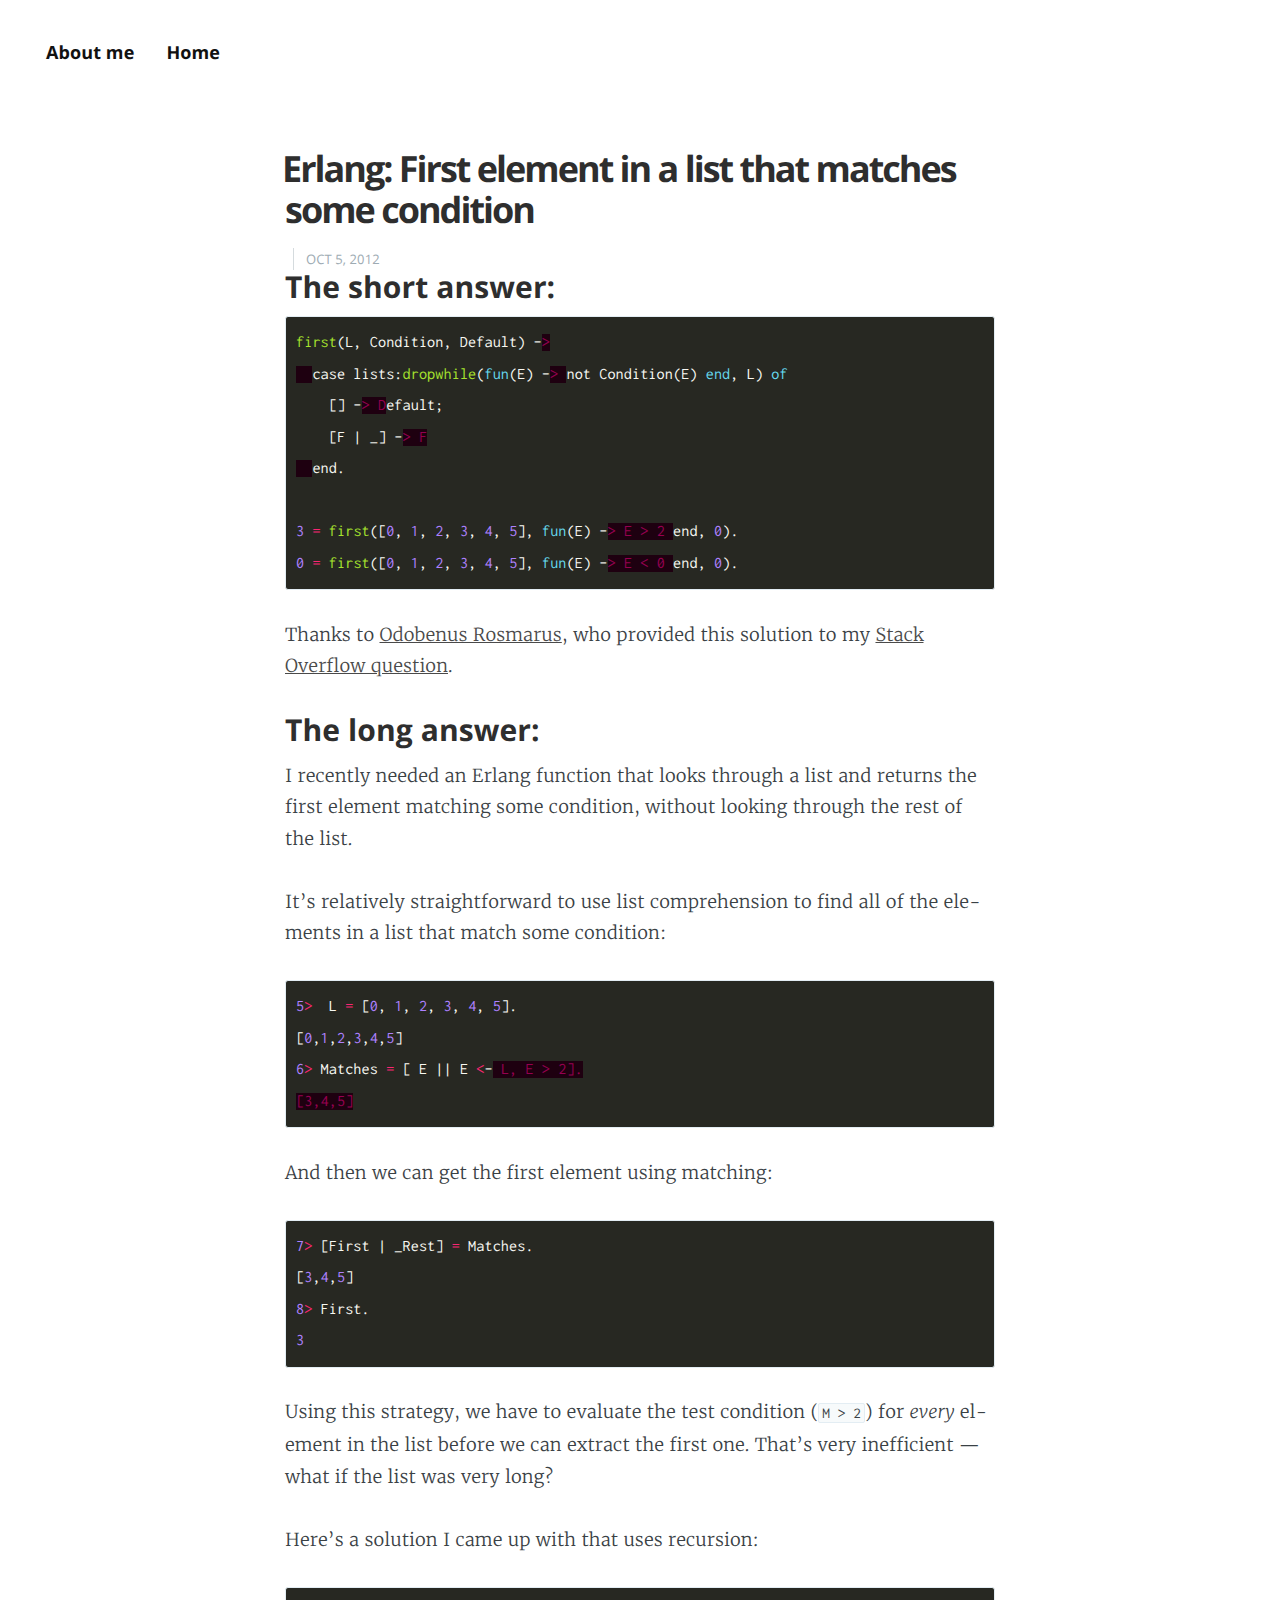
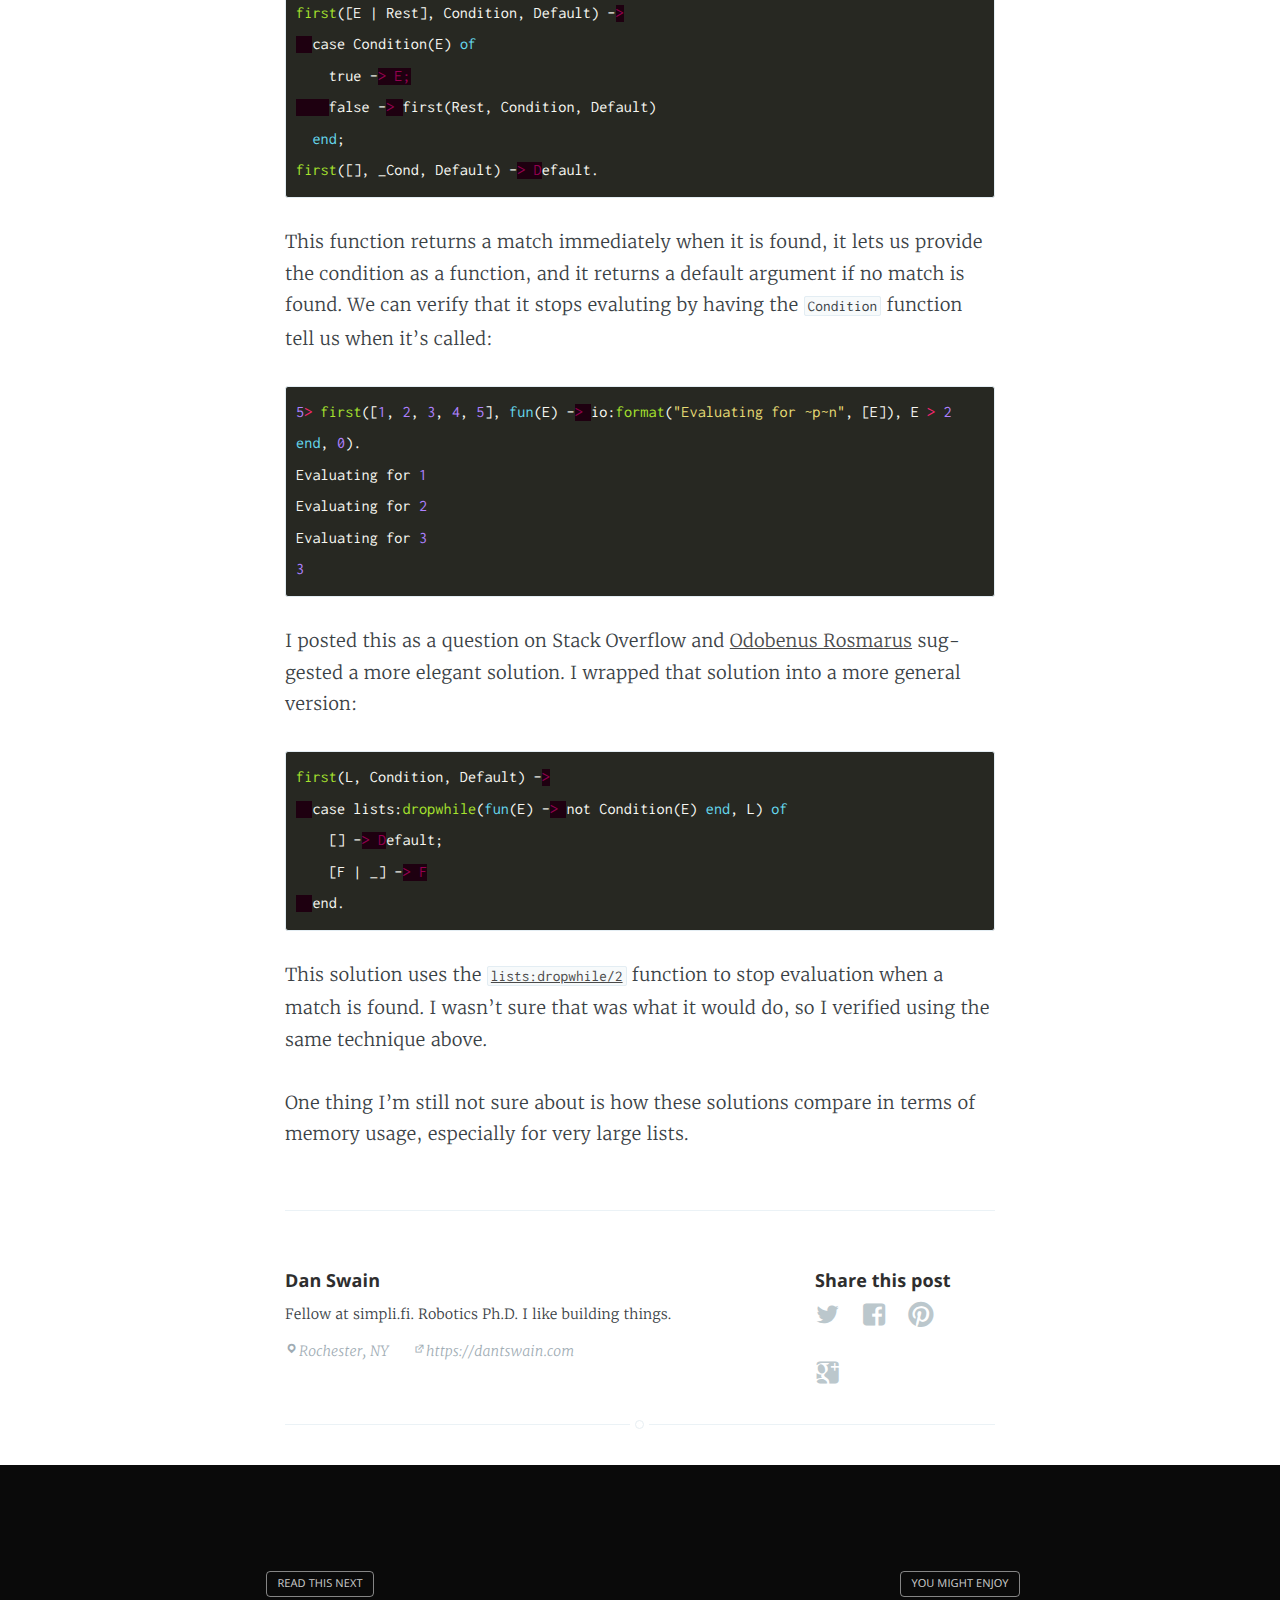
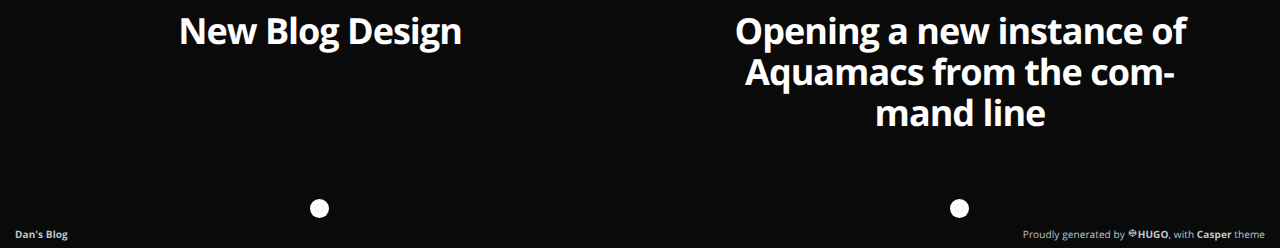
<file: 2012/10/05/erlang-first-element-in-a-list-that-matches-some-condition/index.html>
<!DOCTYPE html>
<html lang="en-us">
<head>

    <meta charset="utf-8" />
    <meta http-equiv="X-UA-Compatible" content="IE=edge" />

    
    
        <meta name="twitter:card" content="summary"/>
    



<meta name="twitter:title" content="Erlang: First element in a list that matches some condition"/>
<meta name="twitter:description" content=""/>
<meta name="twitter:site" content="@dantswain"/>



  	<meta property="og:title" content="Erlang: First element in a list that matches some condition &middot; Dan&#39;s Blog" />
  	<meta property="og:site_name" content="Dan&#39;s Blog" />
  	<meta property="og:url" content="https://dantswain.github.io/2012/10/05/erlang-first-element-in-a-list-that-matches-some-condition/" />

    
        
            <meta property="og:image" content="/images/flockBack.png"/>
        
    

    
    <meta property="og:description" content="" />
  	<meta property="og:type" content="article" />
    <meta property="article:published_time" content="2012-10-05T00:00:00Z" />

    
    

    <title>Erlang: First element in a list that matches some condition &middot; Dan&#39;s Blog</title>

    
    <meta name="description" content="The short answer: first(L, Condition, Default) -&amp;gt; case lists:dropwhile(fun(E) -&amp;gt; not Condition(E) end, L) of [] -&amp;gt; Default; [F | _] -&amp;gt; F end. 3 = fi" />
    

    <meta name="HandheldFriendly" content="True" />
    <meta name="viewport" content="width=device-width, initial-scale=1.0" />

    <link rel="shortcut icon" href="/images/favicon.ico">
	  <link rel="apple-touch-icon" href="/images/apple-touch-icon.png" />

    <link rel="stylesheet" type="text/css" href="/css/screen.css" />
    

    

    

    
      
          <link href="/index.xml" rel="alternate" type="application/rss+xml" title="Dan&#39;s Blog" />
      
      
    
    <meta name="generator" content="Hugo 0.32.4" />

    <link rel="canonical" href="https://dantswain.github.io/2012/10/05/erlang-first-element-in-a-list-that-matches-some-condition/" />

    
      
    
    <script type="application/ld+json">
{
    "@context": "https://schema.org",
    "@type": "Article",
    "publisher": {
        "@type": "Organization",
        "name": 
    },
    "author": {
        "@type": "Person",
        "name": ,
        
        "url": https://dantswain.com,
        "sameAs": [
            
            
             
             
             
             
             
            
        ],
        "description": Fellow at simpli.fi. Robotics Ph.D. I like building things. 
        
    },
    "headline": Erlang: First element in a list that matches some condition,
    "name": Erlang: First element in a list that matches some condition,
    "wordCount": 403,
    "timeRequired": "PT2M",
    "inLanguage": {
      "@type": "Language",
      "alternateName": en
    },
    "url": https://dantswain.github.io/2012/10/05/erlang-first-element-in-a-list-that-matches-some-condition/,
    "datePublished": 2012-10-05T00:00Z,
    "dateModified": 2012-10-05T00:00Z,
    
    
    "description": ,
    "mainEntityOfPage": {
        "@type": "WebPage",
        "@id": https://dantswain.github.io/2012/10/05/erlang-first-element-in-a-list-that-matches-some-condition/
    }
}
    </script>
    


    

    
    <script>
      (function(i,s,o,g,r,a,m){i['GoogleAnalyticsObject']=r;i[r]=i[r]||function(){
      (i[r].q=i[r].q||[]).push(arguments)},i[r].l=1*new Date();a=s.createElement(o),
      m=s.getElementsByTagName(o)[0];a.async=1;a.src=g;m.parentNode.insertBefore(a,m)
      })(window,document,'script','//www.google-analytics.com/analytics.js','ga');

      ga('create', 'UA-30160681-1', 'auto');
      ga('send', 'pageview');

    </script>
    

    
</head>
<body class="nav-open">

 <div class="site-wrapper">

  
      <ul class="nav">
        
        
        
          
            <li class="nav-item">
              <a href="/about">About me</a>
            </li>
        
          
            <li class="nav-item">
              <a href="/">Home</a>
            </li>
        
        
      </ul>







<header class="main-header post-head no-cover">
    <nav class="main-nav overlay clearfix">


      
    </nav>

    


</header>



<main class="content" role="main">




  <article class="post post">
    <header class="post-header">
      <nav class="breadcrumb">
        
        
        
        
        
        
        
      </nav>


        <h1 class="post-title">Erlang: First element in a list that matches some condition</h1>
        <small></small>

        <section class="post-meta">
        
          <time class="post-date" datetime="2012-10-05T00:00:00Z">
            Oct 5, 2012
          </time>
        
         
        </section>
    </header>

    <section class="post-content">




<h3 id="the-short-answer">The short answer:</h3>
<div class="highlight"><pre style="color:#f8f8f2;background-color:#272822;-moz-tab-size:4;-o-tab-size:4;tab-size:4"><code class="language-erlang" data-lang="erlang"><span style="color:#a6e22e">first</span>(L, Condition, Default) -<span style="color:#960050;background-color:#1e0010">&gt;
</span><span style="color:#960050;background-color:#1e0010">  </span>case lists:<span style="color:#a6e22e">dropwhile</span>(<span style="color:#66d9ef">fun</span>(E) -<span style="color:#960050;background-color:#1e0010">&gt; </span>not Condition(E) <span style="color:#66d9ef">end</span>, L) <span style="color:#66d9ef">of</span>
    [] -<span style="color:#960050;background-color:#1e0010">&gt; D</span>efault;
    [F | _] -<span style="color:#960050;background-color:#1e0010">&gt; F
</span><span style="color:#960050;background-color:#1e0010">  </span>end.

<span style="color:#ae81ff">3</span> <span style="color:#f92672">=</span> <span style="color:#a6e22e">first</span>([<span style="color:#ae81ff">0</span>, <span style="color:#ae81ff">1</span>, <span style="color:#ae81ff">2</span>, <span style="color:#ae81ff">3</span>, <span style="color:#ae81ff">4</span>, <span style="color:#ae81ff">5</span>], <span style="color:#66d9ef">fun</span>(E) -<span style="color:#960050;background-color:#1e0010">&gt; E &gt; 2 </span>end, <span style="color:#ae81ff">0</span>).
<span style="color:#ae81ff">0</span> <span style="color:#f92672">=</span> <span style="color:#a6e22e">first</span>([<span style="color:#ae81ff">0</span>, <span style="color:#ae81ff">1</span>, <span style="color:#ae81ff">2</span>, <span style="color:#ae81ff">3</span>, <span style="color:#ae81ff">4</span>, <span style="color:#ae81ff">5</span>], <span style="color:#66d9ef">fun</span>(E) -<span style="color:#960050;background-color:#1e0010">&gt; E &lt; 0 </span>end, <span style="color:#ae81ff">0</span>).</code></pre></div>
<p>Thanks to
<a href="http://stackoverflow.com/users/1092783/odobenus-rosmarus">Odobenus Rosmarus</a>,
who provided this solution to my
<a href="http://stackoverflow.com/questions/12657202">Stack Overflow question</a>.</p>

<h3 id="the-long-answer">The long answer:</h3>

<p>I recently needed an Erlang function that looks through a list and returns
the first element matching some condition, without looking through the rest
of the list.</p>

<p>It&rsquo;s relatively straightforward to use list comprehension to find all of the
elements in a list that match some condition:</p>
<div class="highlight"><pre style="color:#f8f8f2;background-color:#272822;-moz-tab-size:4;-o-tab-size:4;tab-size:4"><code class="language-erlang" data-lang="erlang"><span style="color:#ae81ff">5</span><span style="color:#f92672">&gt;</span>  L <span style="color:#f92672">=</span> [<span style="color:#ae81ff">0</span>, <span style="color:#ae81ff">1</span>, <span style="color:#ae81ff">2</span>, <span style="color:#ae81ff">3</span>, <span style="color:#ae81ff">4</span>, <span style="color:#ae81ff">5</span>].
[<span style="color:#ae81ff">0</span>,<span style="color:#ae81ff">1</span>,<span style="color:#ae81ff">2</span>,<span style="color:#ae81ff">3</span>,<span style="color:#ae81ff">4</span>,<span style="color:#ae81ff">5</span>]
<span style="color:#ae81ff">6</span><span style="color:#f92672">&gt;</span> Matches <span style="color:#f92672">=</span> [ E || E <span style="color:#f92672">&lt;</span>-<span style="color:#960050;background-color:#1e0010"> L, E &gt; 2].
</span><span style="color:#960050;background-color:#1e0010">[3,4,5]</span></code></pre></div>
<p>And then we can get the first element using matching:</p>
<div class="highlight"><pre style="color:#f8f8f2;background-color:#272822;-moz-tab-size:4;-o-tab-size:4;tab-size:4"><code class="language-erlang" data-lang="erlang"><span style="color:#ae81ff">7</span><span style="color:#f92672">&gt;</span> [First | _Rest] <span style="color:#f92672">=</span> Matches.
[<span style="color:#ae81ff">3</span>,<span style="color:#ae81ff">4</span>,<span style="color:#ae81ff">5</span>]
<span style="color:#ae81ff">8</span><span style="color:#f92672">&gt;</span> First.
<span style="color:#ae81ff">3</span></code></pre></div>
<p>Using this strategy, we have to evaluate the test condition (<code>M &gt; 2</code>) for
<em>every</em> element in the list before we can extract the first one.  That&rsquo;s
very inefficient &mdash; what if the list was very long?</p>

<p>Here&rsquo;s a solution I came up with that uses recursion:</p>
<div class="highlight"><pre style="color:#f8f8f2;background-color:#272822;-moz-tab-size:4;-o-tab-size:4;tab-size:4"><code class="language-erlang" data-lang="erlang"><span style="color:#a6e22e">first</span>([E | Rest], Condition, Default) -<span style="color:#960050;background-color:#1e0010">&gt;
</span><span style="color:#960050;background-color:#1e0010">  </span>case Condition(E) <span style="color:#66d9ef">of</span>
    true -<span style="color:#960050;background-color:#1e0010">&gt; E;
</span><span style="color:#960050;background-color:#1e0010">    </span>false -<span style="color:#960050;background-color:#1e0010">&gt; </span>first(Rest, Condition, Default)
  <span style="color:#66d9ef">end</span>;
<span style="color:#a6e22e">first</span>([], _Cond, Default) -<span style="color:#960050;background-color:#1e0010">&gt; D</span>efault.</code></pre></div>
<p>This function returns a match immediately when it is found, it lets us
provide the condition as a function, and it returns a default argument
if no match is found.  We can verify that it stops evaluting by
having the <code>Condition</code> function tell us when it&rsquo;s called:</p>
<div class="highlight"><pre style="color:#f8f8f2;background-color:#272822;-moz-tab-size:4;-o-tab-size:4;tab-size:4"><code class="language-erlang" data-lang="erlang"><span style="color:#ae81ff">5</span><span style="color:#f92672">&gt;</span> <span style="color:#a6e22e">first</span>([<span style="color:#ae81ff">1</span>, <span style="color:#ae81ff">2</span>, <span style="color:#ae81ff">3</span>, <span style="color:#ae81ff">4</span>, <span style="color:#ae81ff">5</span>], <span style="color:#66d9ef">fun</span>(E) -<span style="color:#960050;background-color:#1e0010">&gt; </span>io:<span style="color:#a6e22e">format</span>(<span style="color:#e6db74">&#34;Evaluating for </span><span style="color:#e6db74">~p~n</span><span style="color:#e6db74">&#34;</span>, [E]), E <span style="color:#f92672">&gt;</span> <span style="color:#ae81ff">2</span> <span style="color:#66d9ef">end</span>, <span style="color:#ae81ff">0</span>).    
Evaluating for <span style="color:#ae81ff">1</span>
Evaluating for <span style="color:#ae81ff">2</span>
Evaluating for <span style="color:#ae81ff">3</span>
<span style="color:#ae81ff">3</span></code></pre></div>
<p>I posted this as a question on Stack Overflow and
<a href="http://stackoverflow.com/users/1092783/odobenus-rosmarus">Odobenus Rosmarus</a>
suggested a more elegant solution.  I wrapped that solution into
a more general version:</p>
<div class="highlight"><pre style="color:#f8f8f2;background-color:#272822;-moz-tab-size:4;-o-tab-size:4;tab-size:4"><code class="language-erlang" data-lang="erlang"><span style="color:#a6e22e">first</span>(L, Condition, Default) -<span style="color:#960050;background-color:#1e0010">&gt;
</span><span style="color:#960050;background-color:#1e0010">  </span>case lists:<span style="color:#a6e22e">dropwhile</span>(<span style="color:#66d9ef">fun</span>(E) -<span style="color:#960050;background-color:#1e0010">&gt; </span>not Condition(E) <span style="color:#66d9ef">end</span>, L) <span style="color:#66d9ef">of</span>
    [] -<span style="color:#960050;background-color:#1e0010">&gt; D</span>efault;
    [F | _] -<span style="color:#960050;background-color:#1e0010">&gt; F
</span><span style="color:#960050;background-color:#1e0010">  </span>end.</code></pre></div>
<p>This solution uses the
<a href="http://erldocs.com/R15B/stdlib/lists.html?i=0&amp;search=lists:drop#dropwhile/2"><code>lists:dropwhile/2</code></a>
function to stop evaluation when a match is found.  I wasn&rsquo;t sure that was what
it would do, so I verified using the same technique above.</p>

<p>One thing I&rsquo;m still not sure about is how these solutions compare in terms
of memory usage, especially for very large lists.</p>









    </section>


  <footer class="post-footer">


    

    









<section class="author">
  <h4><a href="https://dantswain.github.io/">Dan Swain</a></h4>
  
  <p>Fellow at simpli.fi. Robotics Ph.D. I like building things. </p>
  
  <div class="author-meta">
    <span class="author-location icon-location">Rochester, NY</span>
    <span class="author-link icon-link"><a href="https://dantswain.com">https://dantswain.com</a></span>
  </div>
</section>




    
<section class="share">
  <h4>Share this post</h4>
  <a class="icon-twitter" style="font-size: 1.4em" href="https://twitter.com/share?text=Erlang%3a%20First%20element%20in%20a%20list%20that%20matches%20some%20condition&nbsp;-&nbsp;Dan%27s%20Blog&amp;url=https%3a%2f%2fdantswain.github.io%2f2012%2f10%2f05%2ferlang-first-element-in-a-list-that-matches-some-condition%2f"
      onclick="window.open(this.href, 'twitter-share', 'width=550,height=235');return false;">
      <span class="hidden">Twitter</span>
  </a>
  <a class="icon-facebook" style="font-size: 1.4em" href="https://www.facebook.com/sharer/sharer.php?u=https%3a%2f%2fdantswain.github.io%2f2012%2f10%2f05%2ferlang-first-element-in-a-list-that-matches-some-condition%2f"
      onclick="window.open(this.href, 'facebook-share','width=580,height=296');return false;">
      <span class="hidden">Facebook</span>
  </a>
  <a class="icon-pinterest" style="font-size: 1.4em" href="http://pinterest.com/pin/create/button/?url=https%3a%2f%2fdantswain.github.io%2f2012%2f10%2f05%2ferlang-first-element-in-a-list-that-matches-some-condition%2f&amp;description=Erlang%3a%20First%20element%20in%20a%20list%20that%20matches%20some%20condition"
      onclick="window.open(this.href, 'pinterest-share','width=580,height=296');return false;">
      <span class="hidden">Pinterest</span>
  </a>
  <a class="icon-google-plus" style="font-size: 1.4em" href="https://plus.google.com/share?url=https%3a%2f%2fdantswain.github.io%2f2012%2f10%2f05%2ferlang-first-element-in-a-list-that-matches-some-condition%2f"
     onclick="window.open(this.href, 'google-plus-share', 'width=490,height=530');return false;">
      <span class="hidden">Google+</span>
  </a>
</section>



    

<div id="disqus_thread"></div>
<script>




var disqus_config = function () {
this.page.url = "https:\/\/dantswain.github.io\/2012\/10\/05\/erlang-first-element-in-a-list-that-matches-some-condition\/";  
this.page.identifier = "https:\/\/dantswain.github.io\/2012\/10\/05\/erlang-first-element-in-a-list-that-matches-some-condition\/"; 
};

(function() { 
var d = document, s = d.createElement('script');
s.src = 'https://dantswainblog.disqus.com/embed.js';
s.setAttribute('data-timestamp', +new Date());
(d.head || d.body).appendChild(s);
})();
</script>
<noscript>Please enable JavaScript to view the <a href="https://disqus.com/?ref_noscript">comments powered by Disqus.</a></noscript>








  </footer>
</article>

</main>

<aside class="read-next">
  
      <a class="read-next-story" style="no-cover" href="/2013/10/27/new-blog-design/">
          <section class="post">
              <h2>New Blog Design</h2>
              
          </section>
      </a>
  
  
      <a class="read-next-story prev" style="no-cover" href="/2012/03/19/opening-a-new-instance-of-aquamacs-from-the-command-line/">
          <section class="post">
              <h2>Opening a new instance of Aquamacs from the command line</h2>
          </section>
      </a>
  
</aside>


    <footer class="site-footer clearfix">
        <section class="copyright"><a href="">Dan&#39;s Blog</a> </section>
        
        <section class="poweredby">Proudly generated by <a class="icon-hugo" href="http://gohugo.io">HUGO</a>, with <a class="icon-theme" href="https://github.com/vjeantet/hugo-theme-casper">Casper</a> theme</section>
        
    </footer>
    </div>
    
    
</body>
</html>
</file>
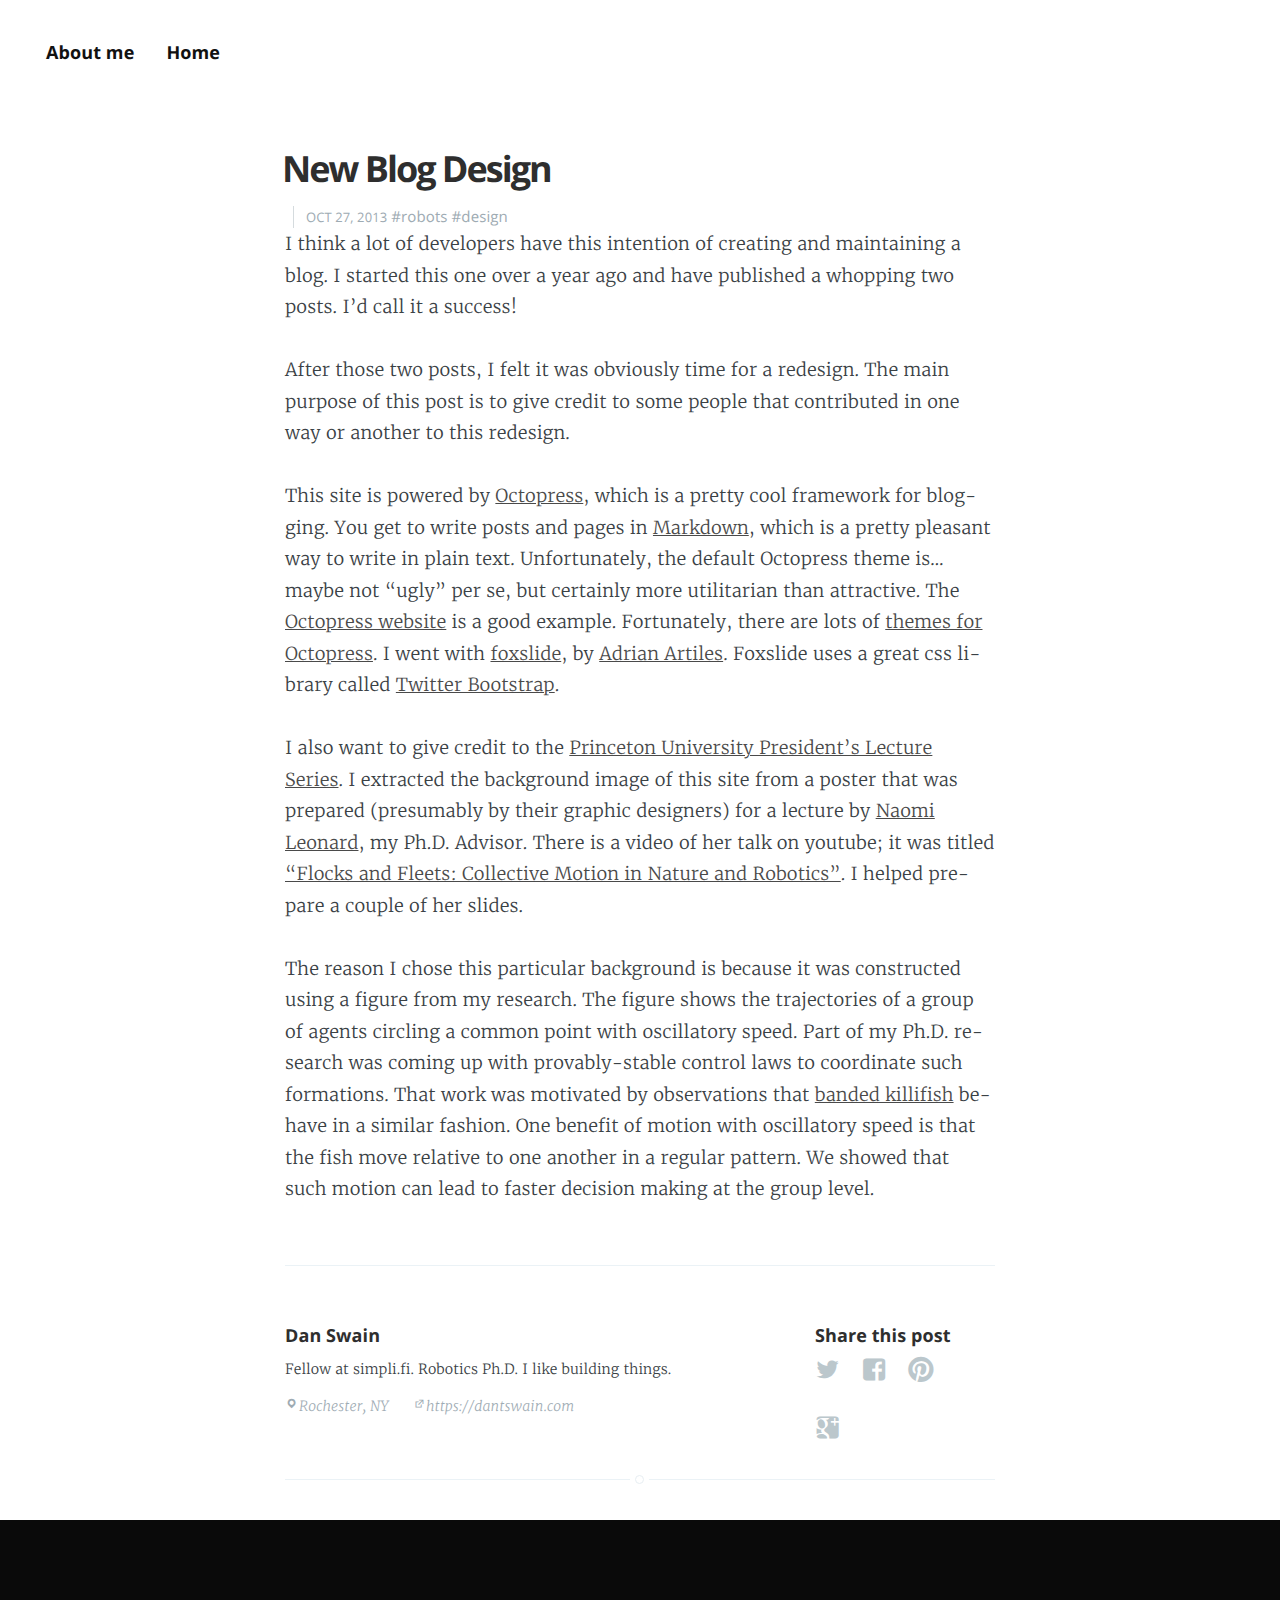
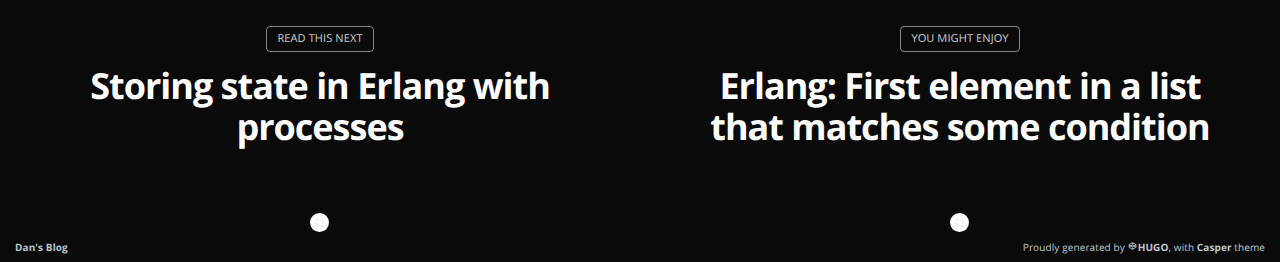
<file: 2013/10/27/new-blog-design/index.html>
<!DOCTYPE html>
<html lang="en-us">
<head>

    <meta charset="utf-8" />
    <meta http-equiv="X-UA-Compatible" content="IE=edge" />

    
    
        <meta name="twitter:card" content="summary"/>
    



<meta name="twitter:title" content="New Blog Design"/>
<meta name="twitter:description" content=""/>
<meta name="twitter:site" content="@dantswain"/>



  	<meta property="og:title" content="New Blog Design &middot; Dan&#39;s Blog" />
  	<meta property="og:site_name" content="Dan&#39;s Blog" />
  	<meta property="og:url" content="https://dantswain.github.io/2013/10/27/new-blog-design/" />

    
        
            <meta property="og:image" content="/images/flockBack.png"/>
        
    

    
    <meta property="og:description" content="" />
  	<meta property="og:type" content="article" />
    <meta property="article:published_time" content="2013-10-27T00:00:00Z" />

    
    <meta property="article:tag" content="robots" />
    
    <meta property="article:tag" content="design" />
    
    

    <title>New Blog Design &middot; Dan&#39;s Blog</title>

    
    <meta name="description" content="I think a lot of developers have this intention of creating and maintaining a blog. I started this one over a year ago and have published a whopping two posts. " />
    

    <meta name="HandheldFriendly" content="True" />
    <meta name="viewport" content="width=device-width, initial-scale=1.0" />

    <link rel="shortcut icon" href="/images/favicon.ico">
	  <link rel="apple-touch-icon" href="/images/apple-touch-icon.png" />

    <link rel="stylesheet" type="text/css" href="/css/screen.css" />
    

    

    

    
      
          <link href="/index.xml" rel="alternate" type="application/rss+xml" title="Dan&#39;s Blog" />
      
      
    
    <meta name="generator" content="Hugo 0.32.4" />

    <link rel="canonical" href="https://dantswain.github.io/2013/10/27/new-blog-design/" />

    
      
    
    <script type="application/ld+json">
{
    "@context": "https://schema.org",
    "@type": "Article",
    "publisher": {
        "@type": "Organization",
        "name": 
    },
    "author": {
        "@type": "Person",
        "name": ,
        
        "url": https://dantswain.com,
        "sameAs": [
            
            
             
             
             
             
             
            
        ],
        "description": Fellow at simpli.fi. Robotics Ph.D. I like building things. 
        
    },
    "headline": New Blog Design,
    "name": New Blog Design,
    "wordCount": 323,
    "timeRequired": "PT2M",
    "inLanguage": {
      "@type": "Language",
      "alternateName": en
    },
    "url": https://dantswain.github.io/2013/10/27/new-blog-design/,
    "datePublished": 2013-10-27T00:00Z,
    "dateModified": 2013-10-27T00:00Z,
    
    "keywords": robots, design,
    "description": ,
    "mainEntityOfPage": {
        "@type": "WebPage",
        "@id": https://dantswain.github.io/2013/10/27/new-blog-design/
    }
}
    </script>
    


    

    
    <script>
      (function(i,s,o,g,r,a,m){i['GoogleAnalyticsObject']=r;i[r]=i[r]||function(){
      (i[r].q=i[r].q||[]).push(arguments)},i[r].l=1*new Date();a=s.createElement(o),
      m=s.getElementsByTagName(o)[0];a.async=1;a.src=g;m.parentNode.insertBefore(a,m)
      })(window,document,'script','//www.google-analytics.com/analytics.js','ga');

      ga('create', 'UA-30160681-1', 'auto');
      ga('send', 'pageview');

    </script>
    

    
</head>
<body class="nav-open">

 <div class="site-wrapper">

  
      <ul class="nav">
        
        
        
          
            <li class="nav-item">
              <a href="/about">About me</a>
            </li>
        
          
            <li class="nav-item">
              <a href="/">Home</a>
            </li>
        
        
      </ul>







<header class="main-header post-head no-cover">
    <nav class="main-nav overlay clearfix">


      
    </nav>

    


</header>



<main class="content" role="main">




  <article class="post post">
    <header class="post-header">
      <nav class="breadcrumb">
        
        
        
        
        
        
        
      </nav>


        <h1 class="post-title">New Blog Design</h1>
        <small></small>

        <section class="post-meta">
        
          <time class="post-date" datetime="2013-10-27T00:00:00Z">
            Oct 27, 2013
          </time>
        
         
          <span class="post-tag small"><a href="https://dantswain.github.io//tags/robots/">#robots</a></span>
         
          <span class="post-tag small"><a href="https://dantswain.github.io//tags/design/">#design</a></span>
         
        </section>
    </header>

    <section class="post-content">


<p>I think a lot of developers have this intention of creating and
maintaining a blog.  I started this one over a year ago and have published a
whopping two posts.  I&rsquo;d call it a success!</p>

<p>After those two posts, I felt it was obviously time for a redesign.
The main purpose of this post is to give credit to some people that
contributed in one way or another to this redesign.</p>

<p>This site is powered by <a href="http://octopress.org">Octopress</a>, which is a
pretty cool framework for blogging.  You get to write posts and pages
in <a href="http://daringfireball.net/projects/markdown/">Markdown</a>, which is
a pretty pleasant way to write in plain text.  Unfortunately, the
default Octopress theme is&hellip; maybe not &ldquo;ugly&rdquo; per se, but certainly
more utilitarian than attractive.  The
<a href="http://octopress.org">Octopress website</a> is a good example.
Fortunately, there are lots of
<a href="https://github.com/imathis/octopress/wiki/3rd-Party-Octopress-Themes">themes for Octopress</a>.
 I went with <a href="https://github.com/sevenadrian/foxslide">foxslide</a>, by
 <a href="http://www.adrianartiles.com/">Adrian Artiles</a>.  Foxslide uses
a great css library called <a href="http://getbootstrap.com/">Twitter Bootstrap</a>.</p>

<p>I also want to give credit to the
<a href="http://www.princeton.edu/president/tilghman/presidents_lecture_series/past_president_lectures/">Princeton University President&rsquo;s Lecture Series</a>.
I extracted the background image of this site from a poster that was
prepared (presumably by their graphic designers) for a lecture by
<a href="http://www.princeton.edu/~naomi">Naomi Leonard</a>, my
Ph.D. Advisor. There is a video of her talk on youtube; it was titled
<a href="http://www.youtube.com/watch?v=HMqas_hhMwQ">&ldquo;Flocks and Fleets: Collective Motion in Nature and Robotics&rdquo;</a>.
I helped prepare a couple of her slides.</p>

<p>The reason I chose this particular background is because it was
constructed using a figure from my research. The figure shows the
trajectories of a group of agents circling a common point with
oscillatory speed. Part of my Ph.D. research was coming up with
provably-stable control laws to coordinate such formations.
That work was motivated by observations that
<a href="http://en.wikipedia.org/wiki/Banded_killifish">banded killifish</a>
behave in a similar fashion.  One benefit of motion with
oscillatory speed is that the fish move relative to
one another in a regular pattern. We showed that such motion
can lead to faster decision making at the group level.</p>









    </section>


  <footer class="post-footer">


    

    









<section class="author">
  <h4><a href="https://dantswain.github.io/">Dan Swain</a></h4>
  
  <p>Fellow at simpli.fi. Robotics Ph.D. I like building things. </p>
  
  <div class="author-meta">
    <span class="author-location icon-location">Rochester, NY</span>
    <span class="author-link icon-link"><a href="https://dantswain.com">https://dantswain.com</a></span>
  </div>
</section>




    
<section class="share">
  <h4>Share this post</h4>
  <a class="icon-twitter" style="font-size: 1.4em" href="https://twitter.com/share?text=New%20Blog%20Design&nbsp;-&nbsp;Dan%27s%20Blog&amp;url=https%3a%2f%2fdantswain.github.io%2f2013%2f10%2f27%2fnew-blog-design%2f"
      onclick="window.open(this.href, 'twitter-share', 'width=550,height=235');return false;">
      <span class="hidden">Twitter</span>
  </a>
  <a class="icon-facebook" style="font-size: 1.4em" href="https://www.facebook.com/sharer/sharer.php?u=https%3a%2f%2fdantswain.github.io%2f2013%2f10%2f27%2fnew-blog-design%2f"
      onclick="window.open(this.href, 'facebook-share','width=580,height=296');return false;">
      <span class="hidden">Facebook</span>
  </a>
  <a class="icon-pinterest" style="font-size: 1.4em" href="http://pinterest.com/pin/create/button/?url=https%3a%2f%2fdantswain.github.io%2f2013%2f10%2f27%2fnew-blog-design%2f&amp;description=New%20Blog%20Design"
      onclick="window.open(this.href, 'pinterest-share','width=580,height=296');return false;">
      <span class="hidden">Pinterest</span>
  </a>
  <a class="icon-google-plus" style="font-size: 1.4em" href="https://plus.google.com/share?url=https%3a%2f%2fdantswain.github.io%2f2013%2f10%2f27%2fnew-blog-design%2f"
     onclick="window.open(this.href, 'google-plus-share', 'width=490,height=530');return false;">
      <span class="hidden">Google+</span>
  </a>
</section>



    

<div id="disqus_thread"></div>
<script>




var disqus_config = function () {
this.page.url = "https:\/\/dantswain.github.io\/2013\/10\/27\/new-blog-design\/";  
this.page.identifier = "https:\/\/dantswain.github.io\/2013\/10\/27\/new-blog-design\/"; 
};

(function() { 
var d = document, s = d.createElement('script');
s.src = 'https://dantswainblog.disqus.com/embed.js';
s.setAttribute('data-timestamp', +new Date());
(d.head || d.body).appendChild(s);
})();
</script>
<noscript>Please enable JavaScript to view the <a href="https://disqus.com/?ref_noscript">comments powered by Disqus.</a></noscript>








  </footer>
</article>

</main>

<aside class="read-next">
  
      <a class="read-next-story" style="no-cover" href="/2014/09/27/storing-state-in-erlang-with-processes/">
          <section class="post">
              <h2>Storing state in Erlang with processes</h2>
              
          </section>
      </a>
  
  
      <a class="read-next-story prev" style="no-cover" href="/2012/10/05/erlang-first-element-in-a-list-that-matches-some-condition/">
          <section class="post">
              <h2>Erlang: First element in a list that matches some condition</h2>
          </section>
      </a>
  
</aside>


    <footer class="site-footer clearfix">
        <section class="copyright"><a href="">Dan&#39;s Blog</a> </section>
        
        <section class="poweredby">Proudly generated by <a class="icon-hugo" href="http://gohugo.io">HUGO</a>, with <a class="icon-theme" href="https://github.com/vjeantet/hugo-theme-casper">Casper</a> theme</section>
        
    </footer>
    </div>
    
    
</body>
</html>
</file>
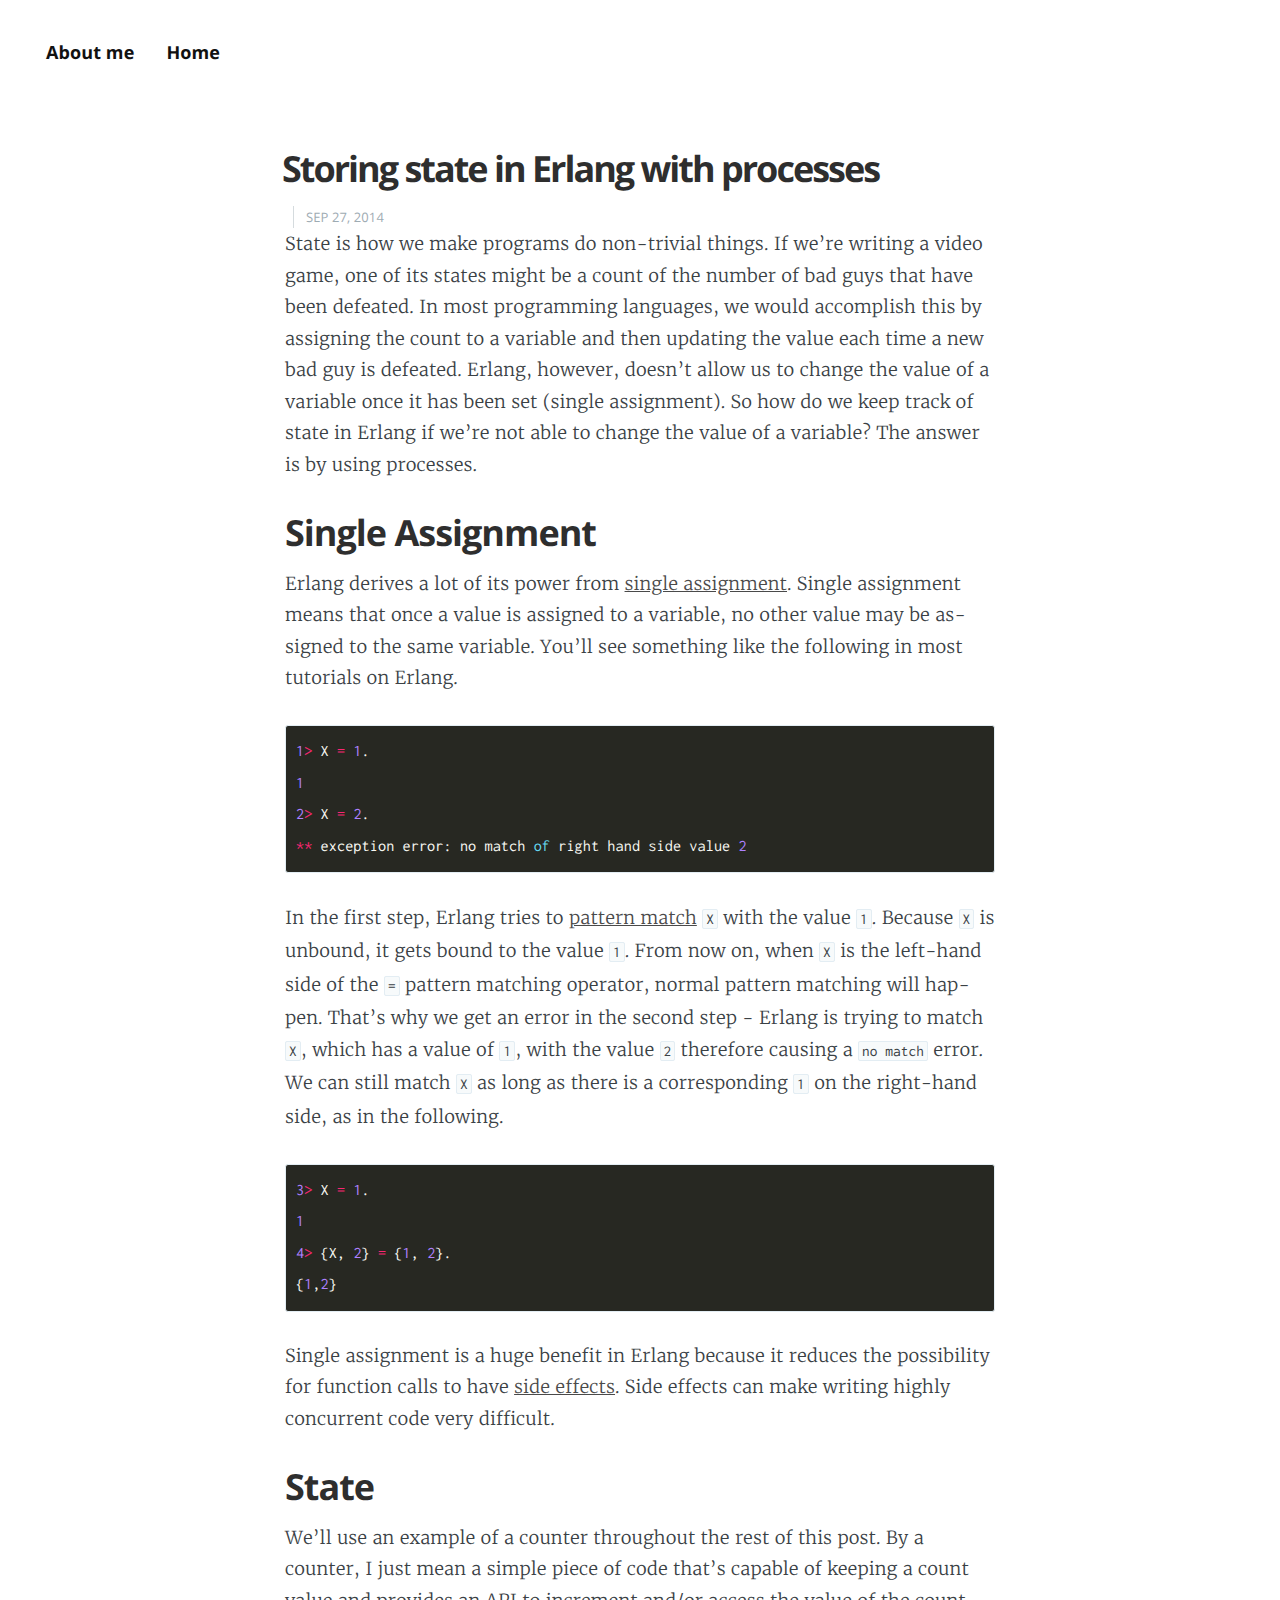
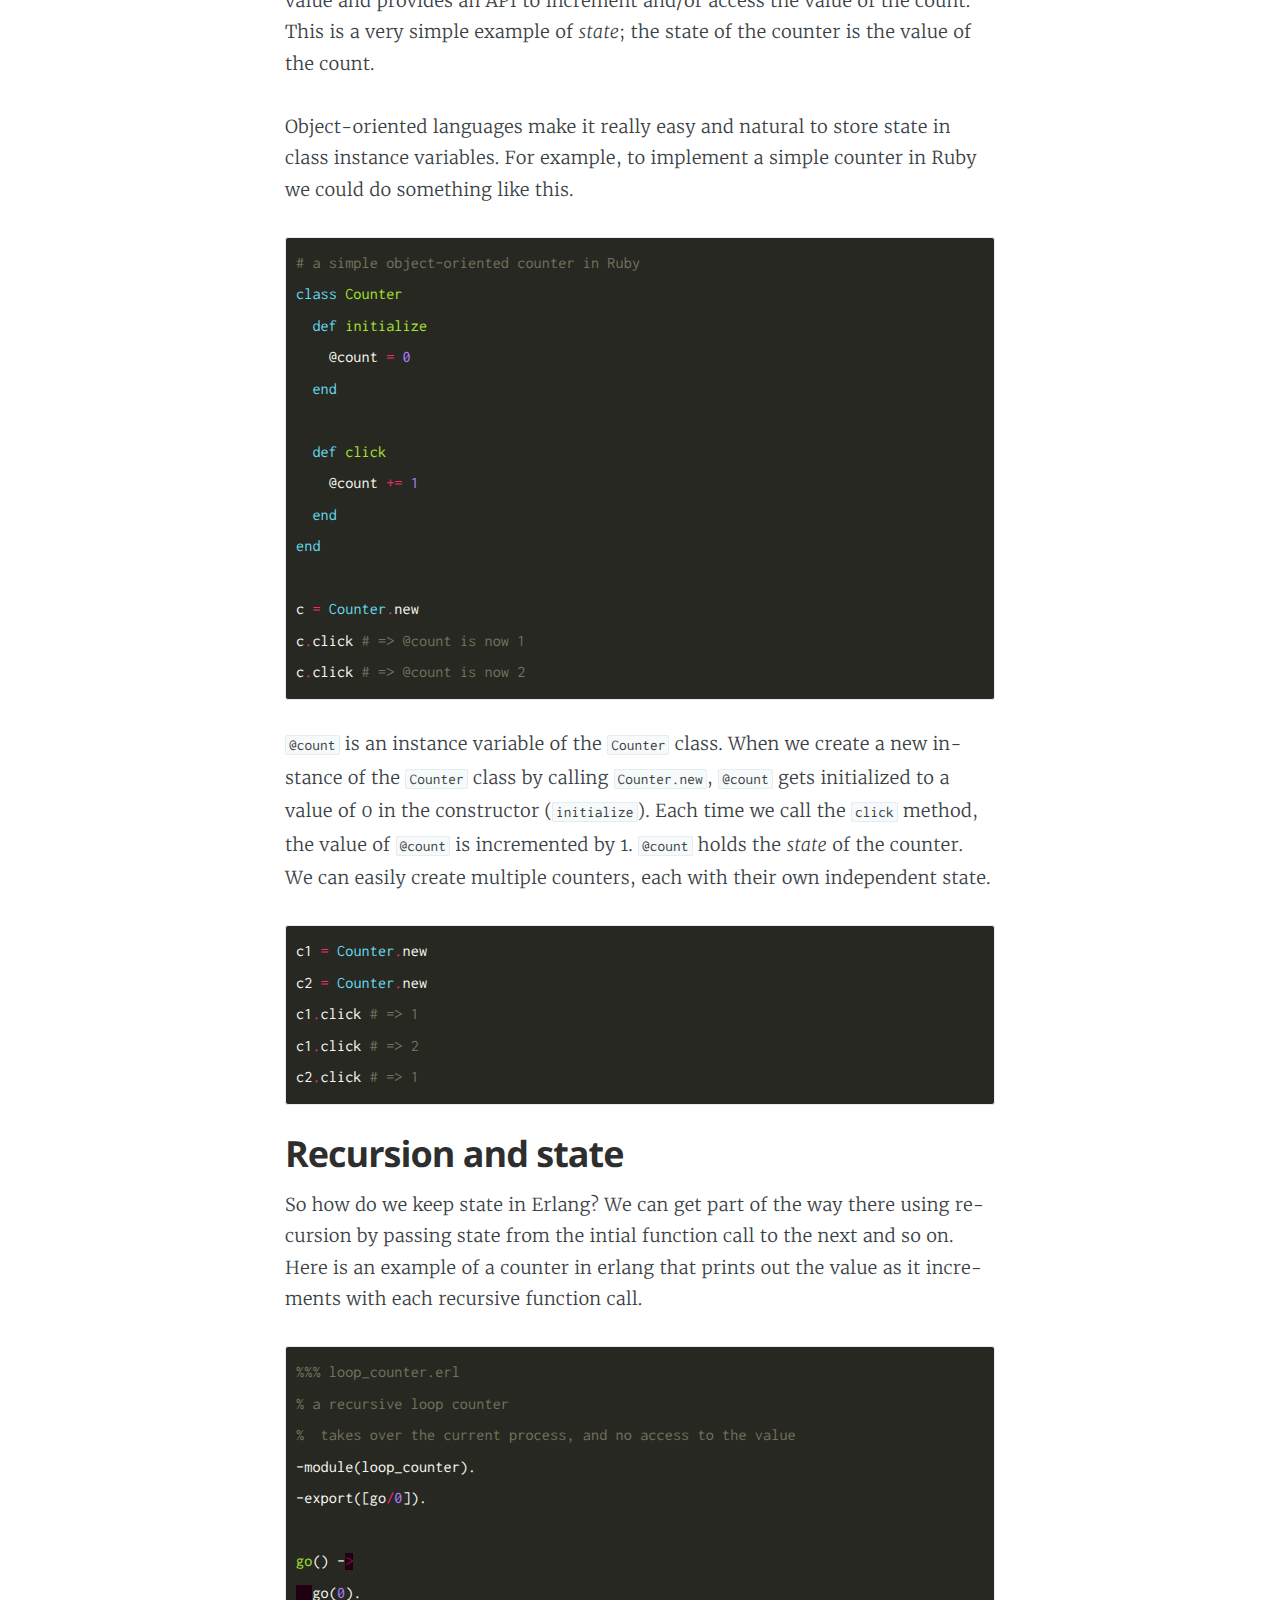
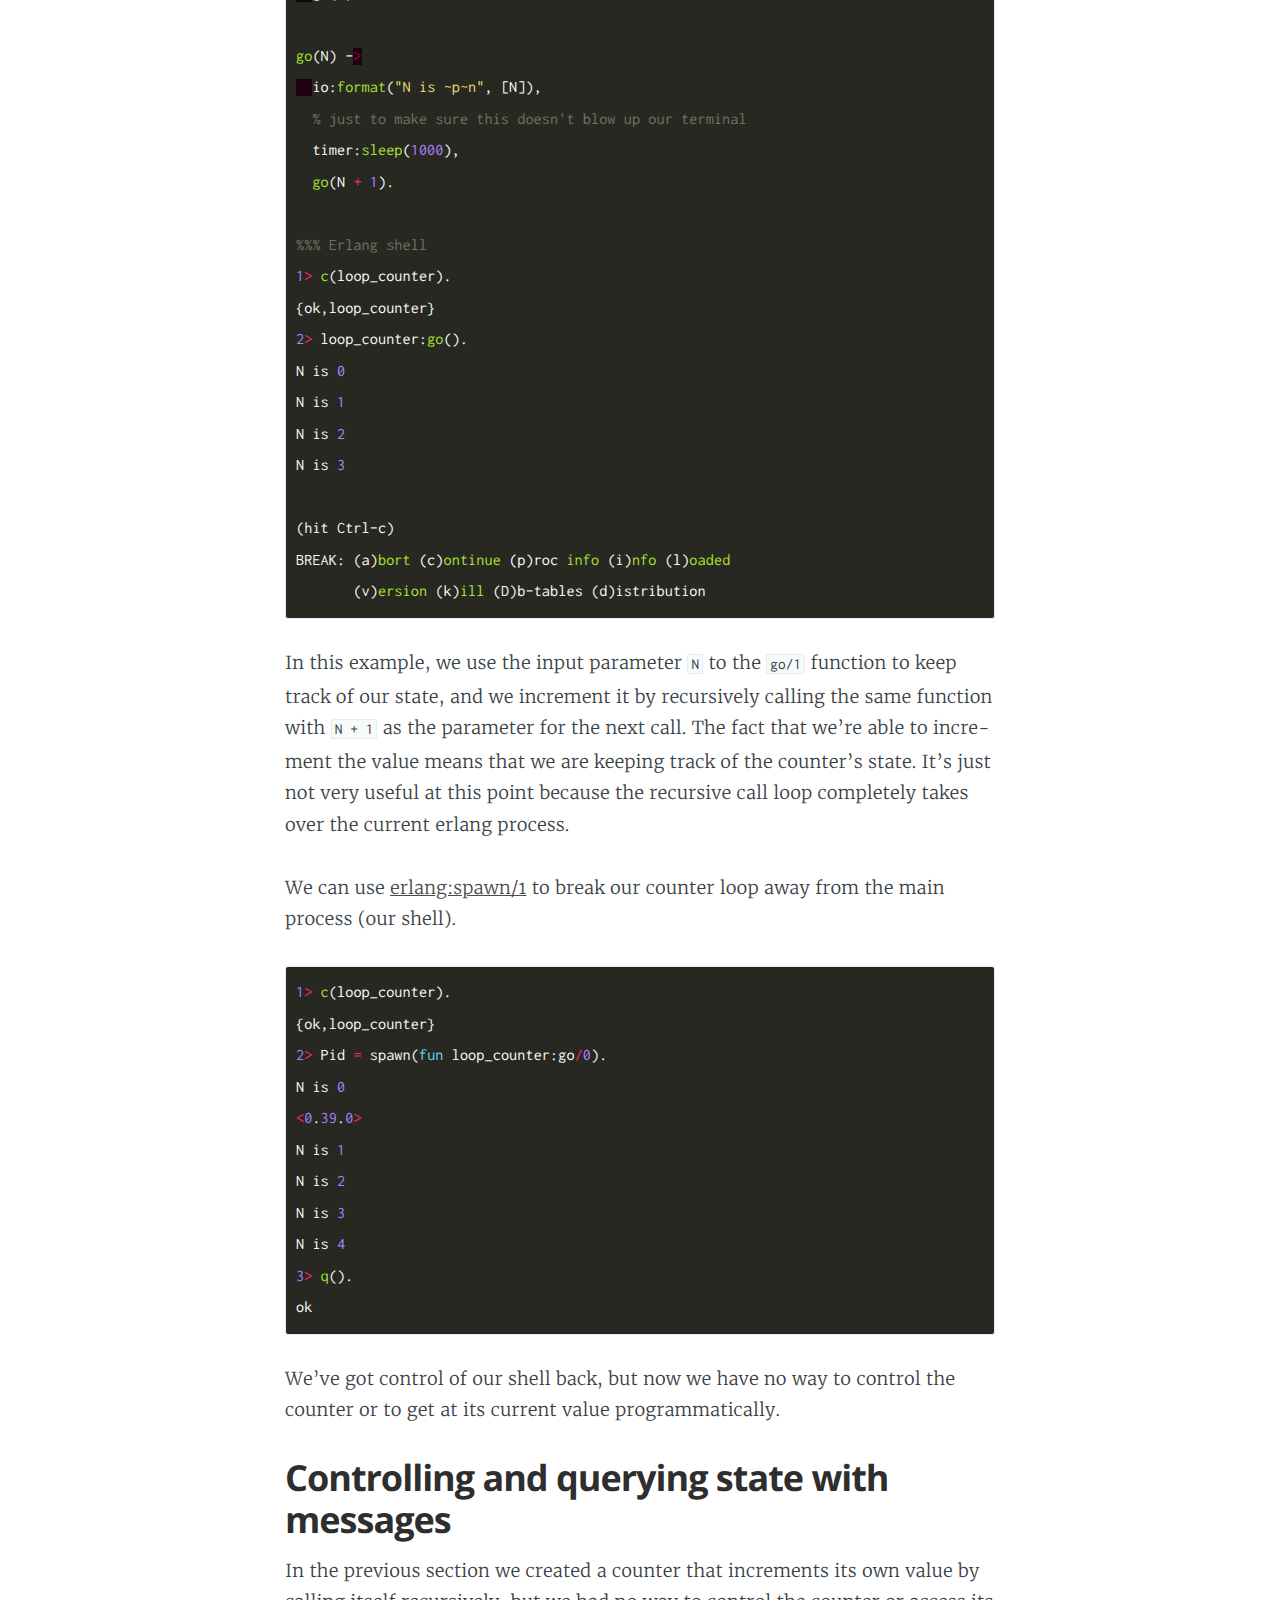
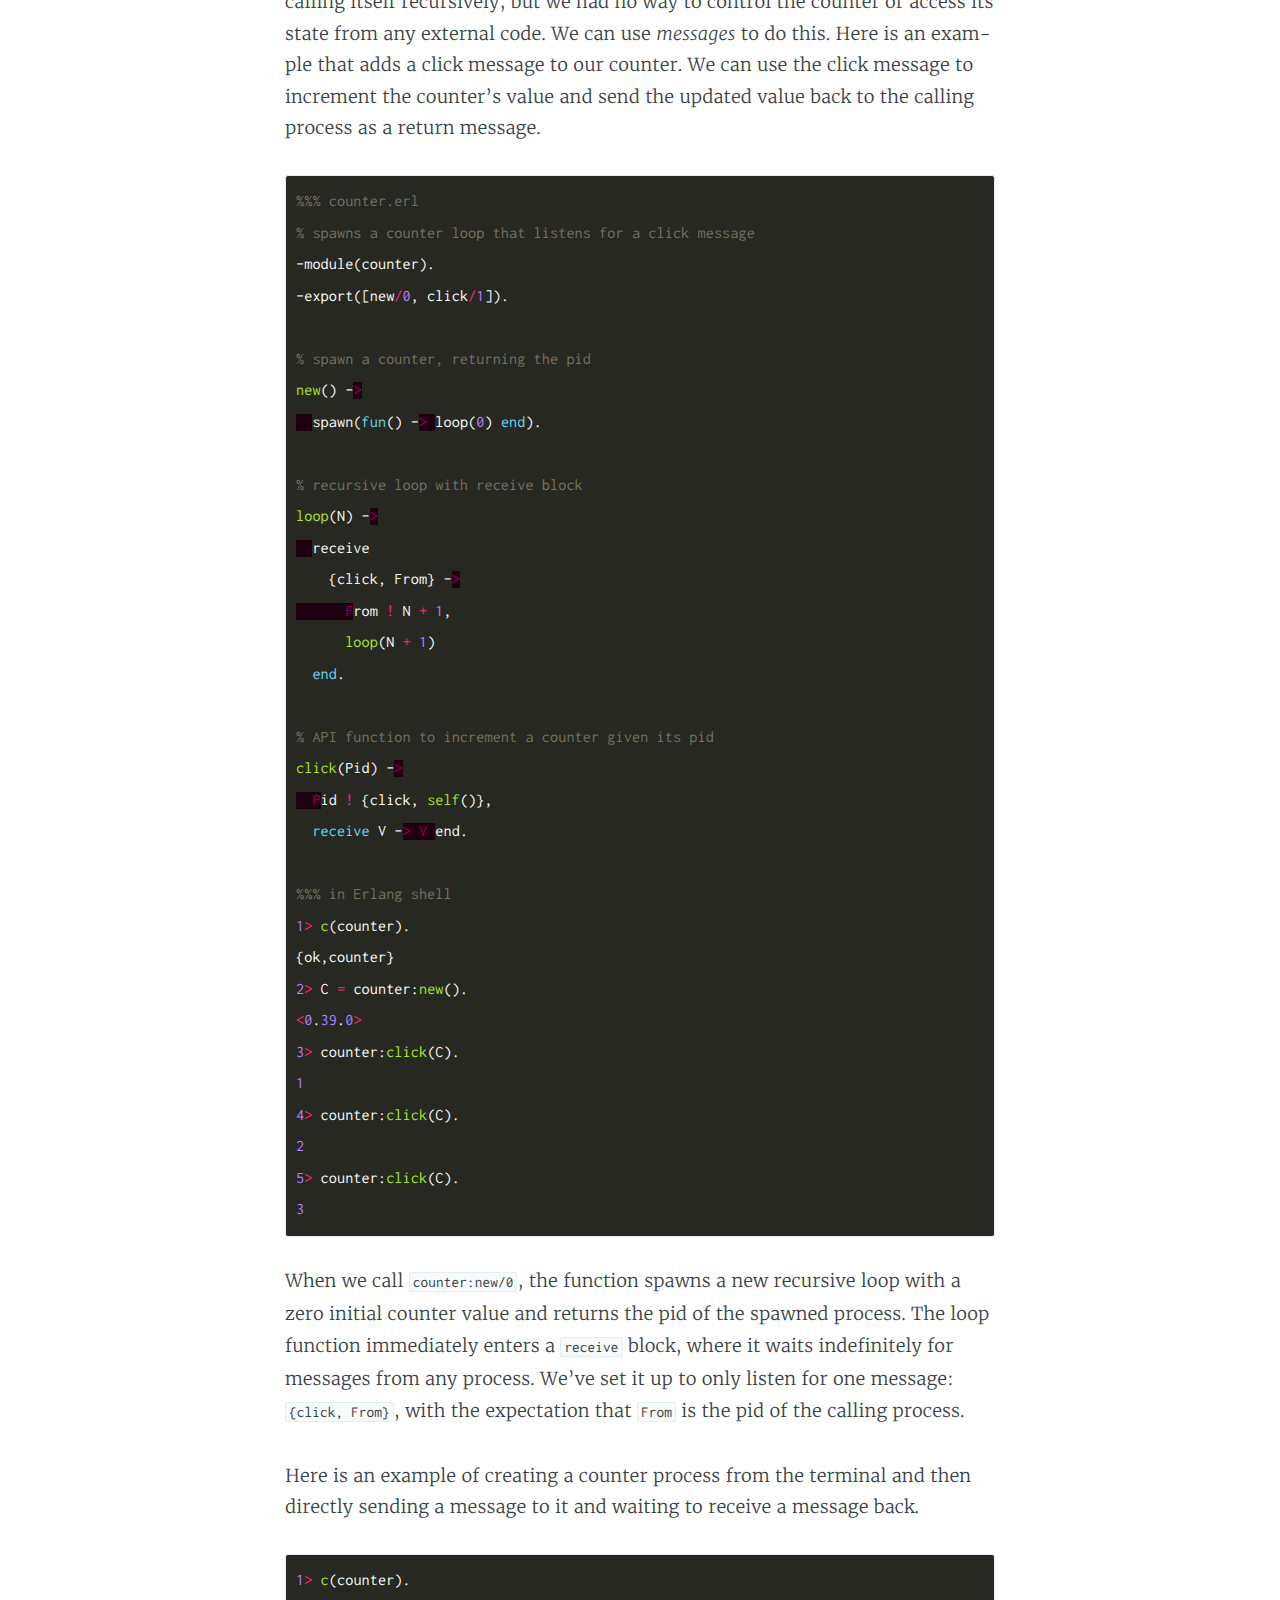
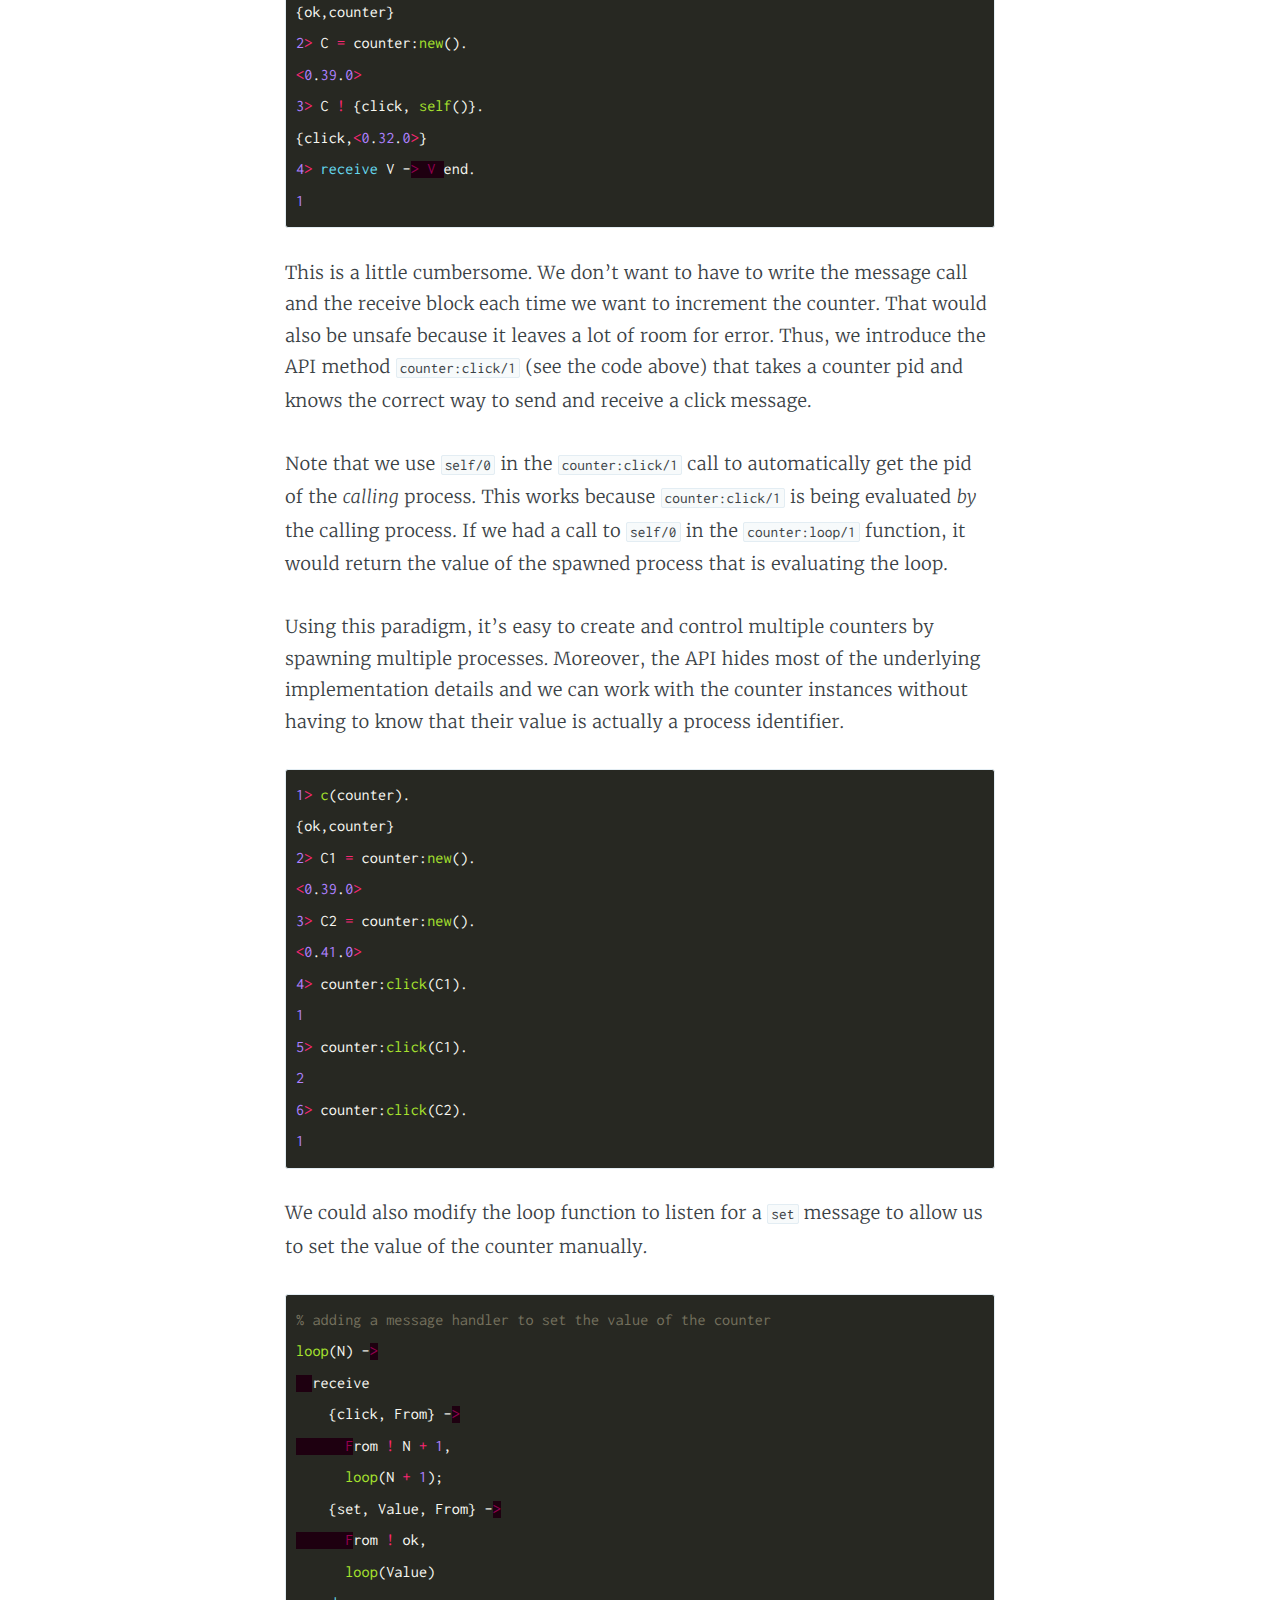
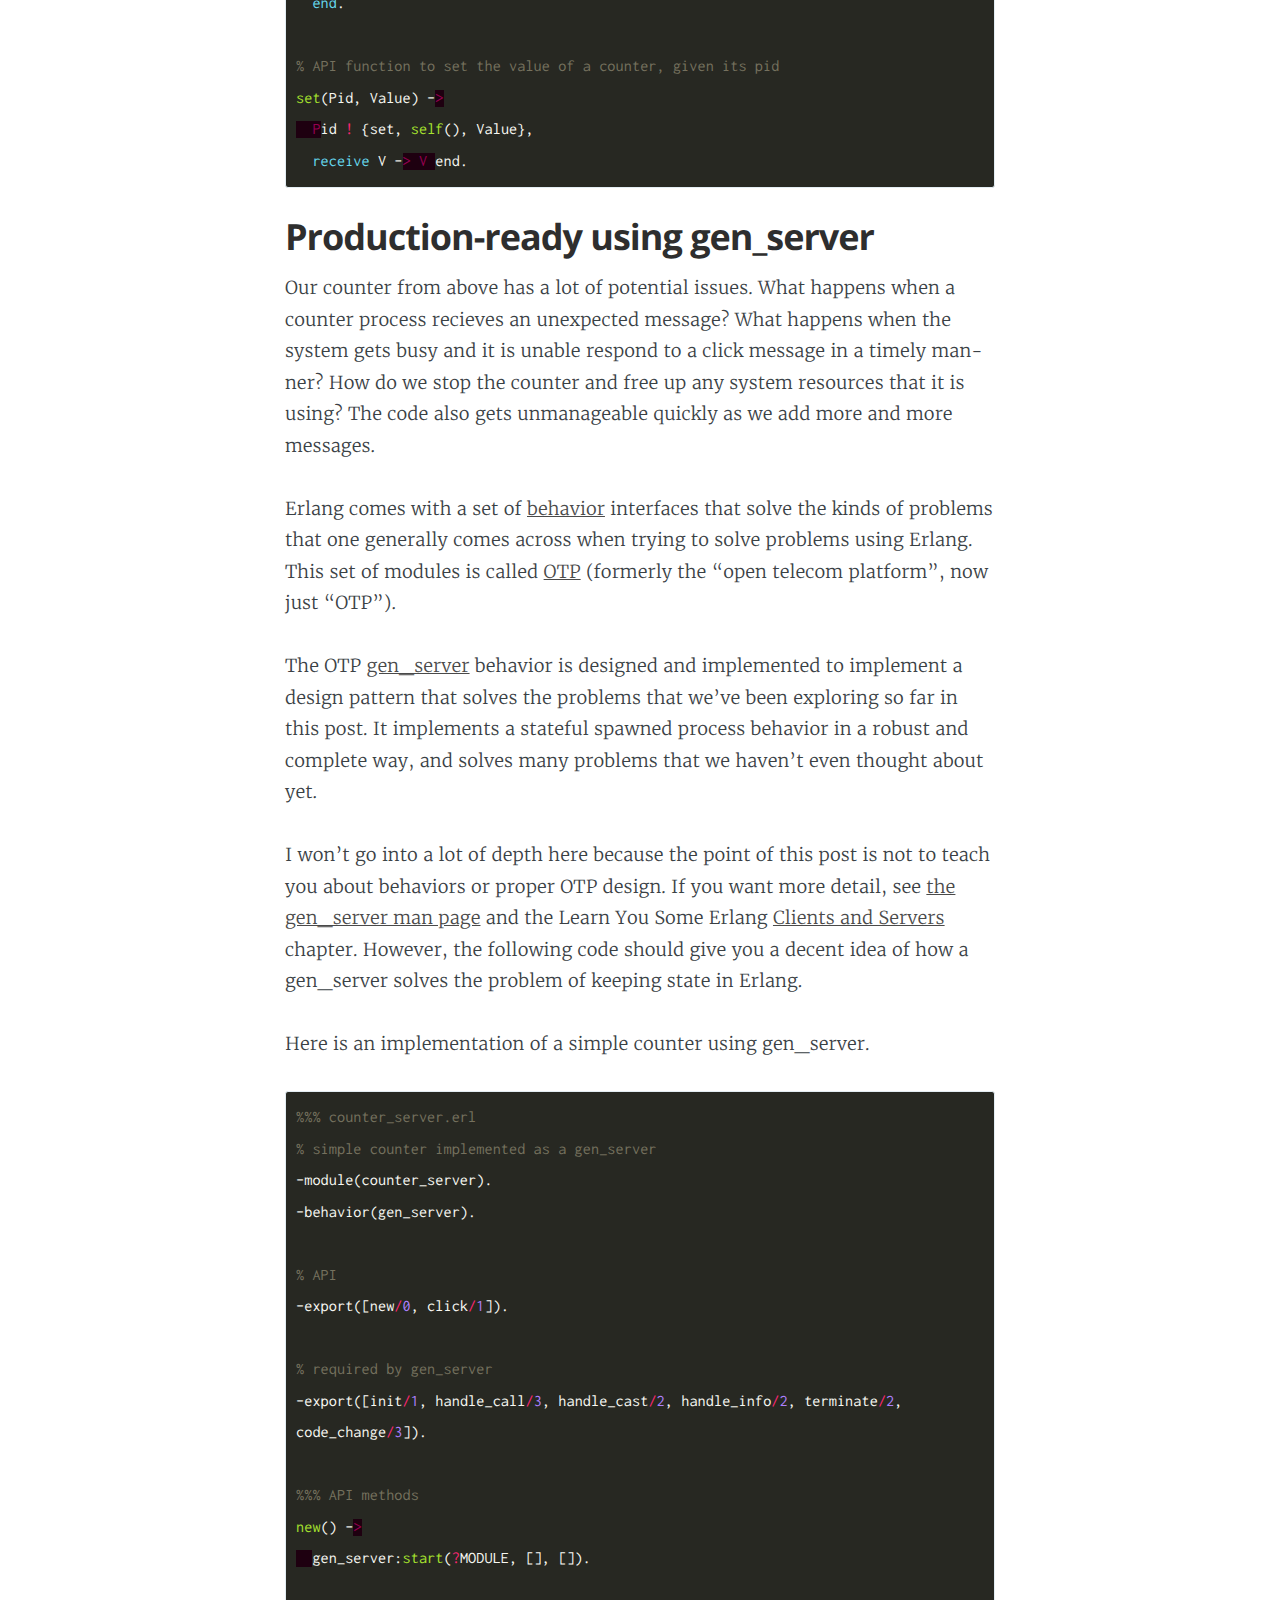
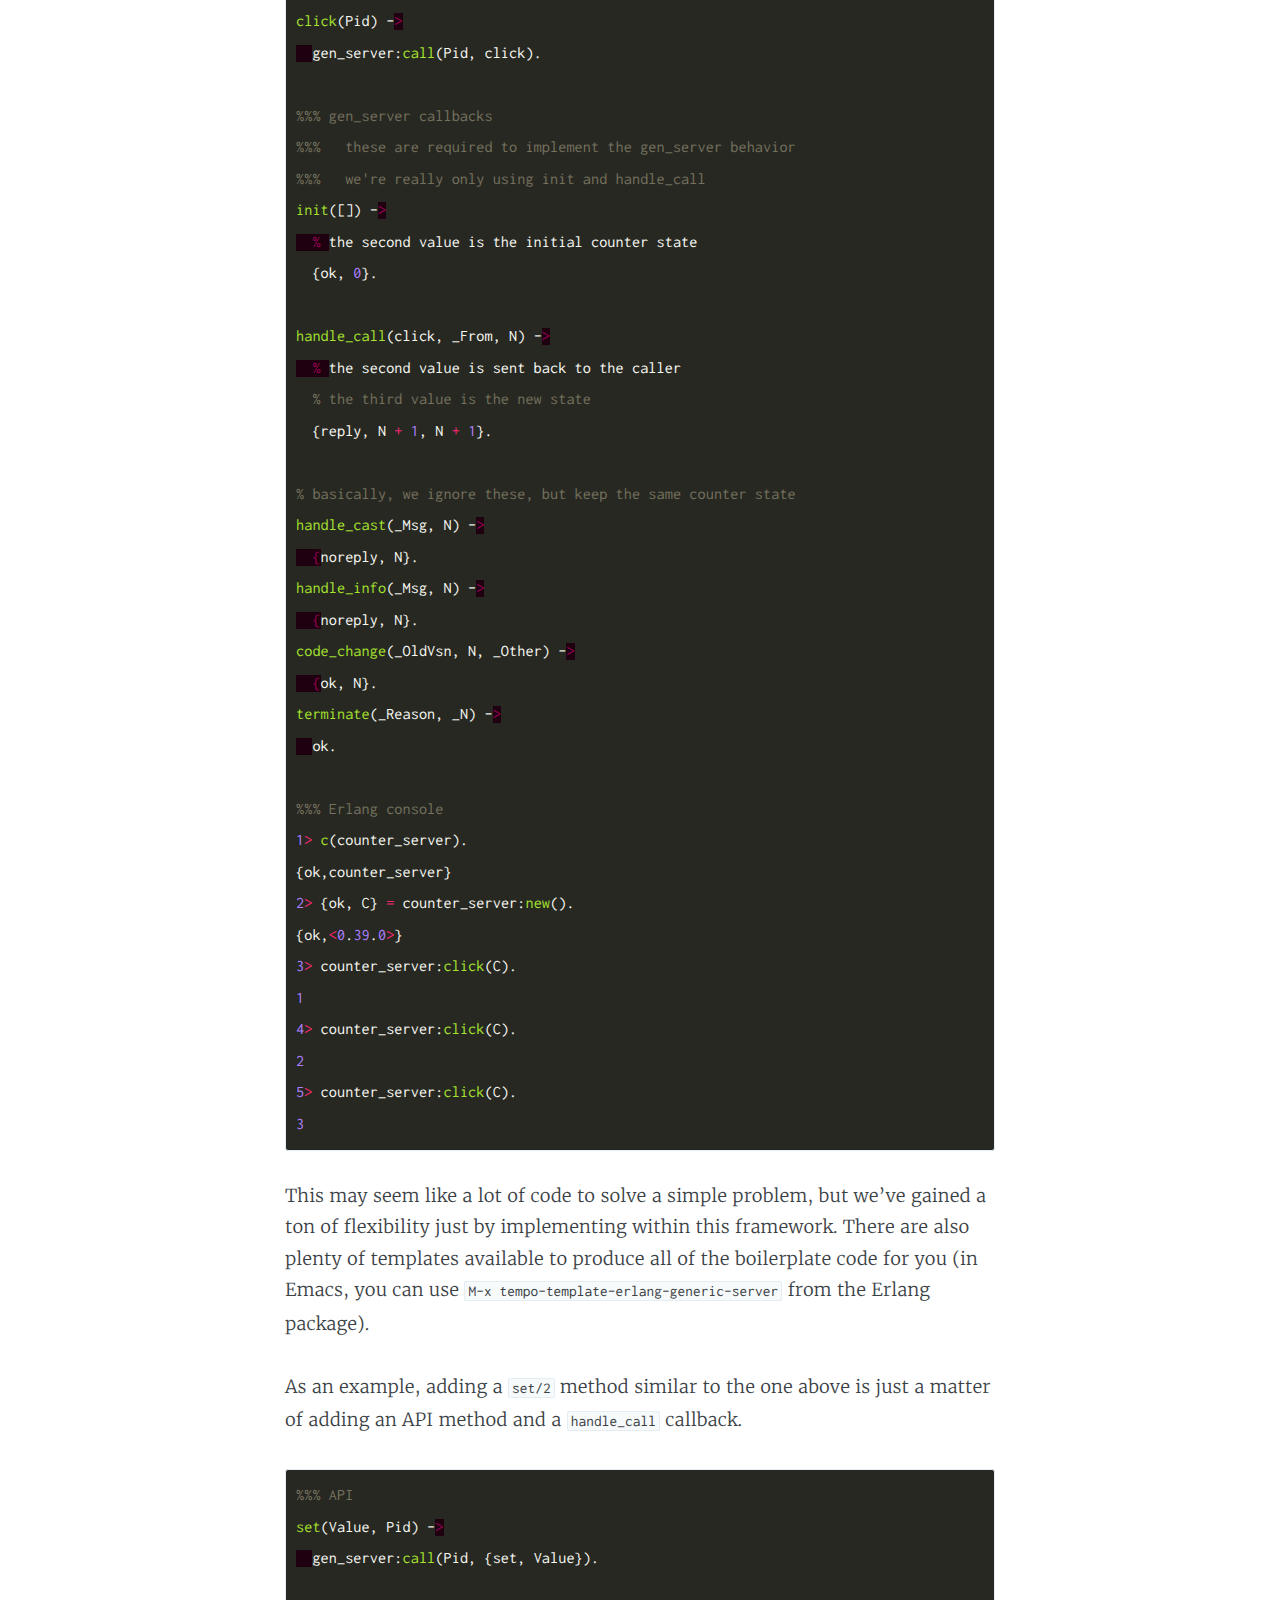
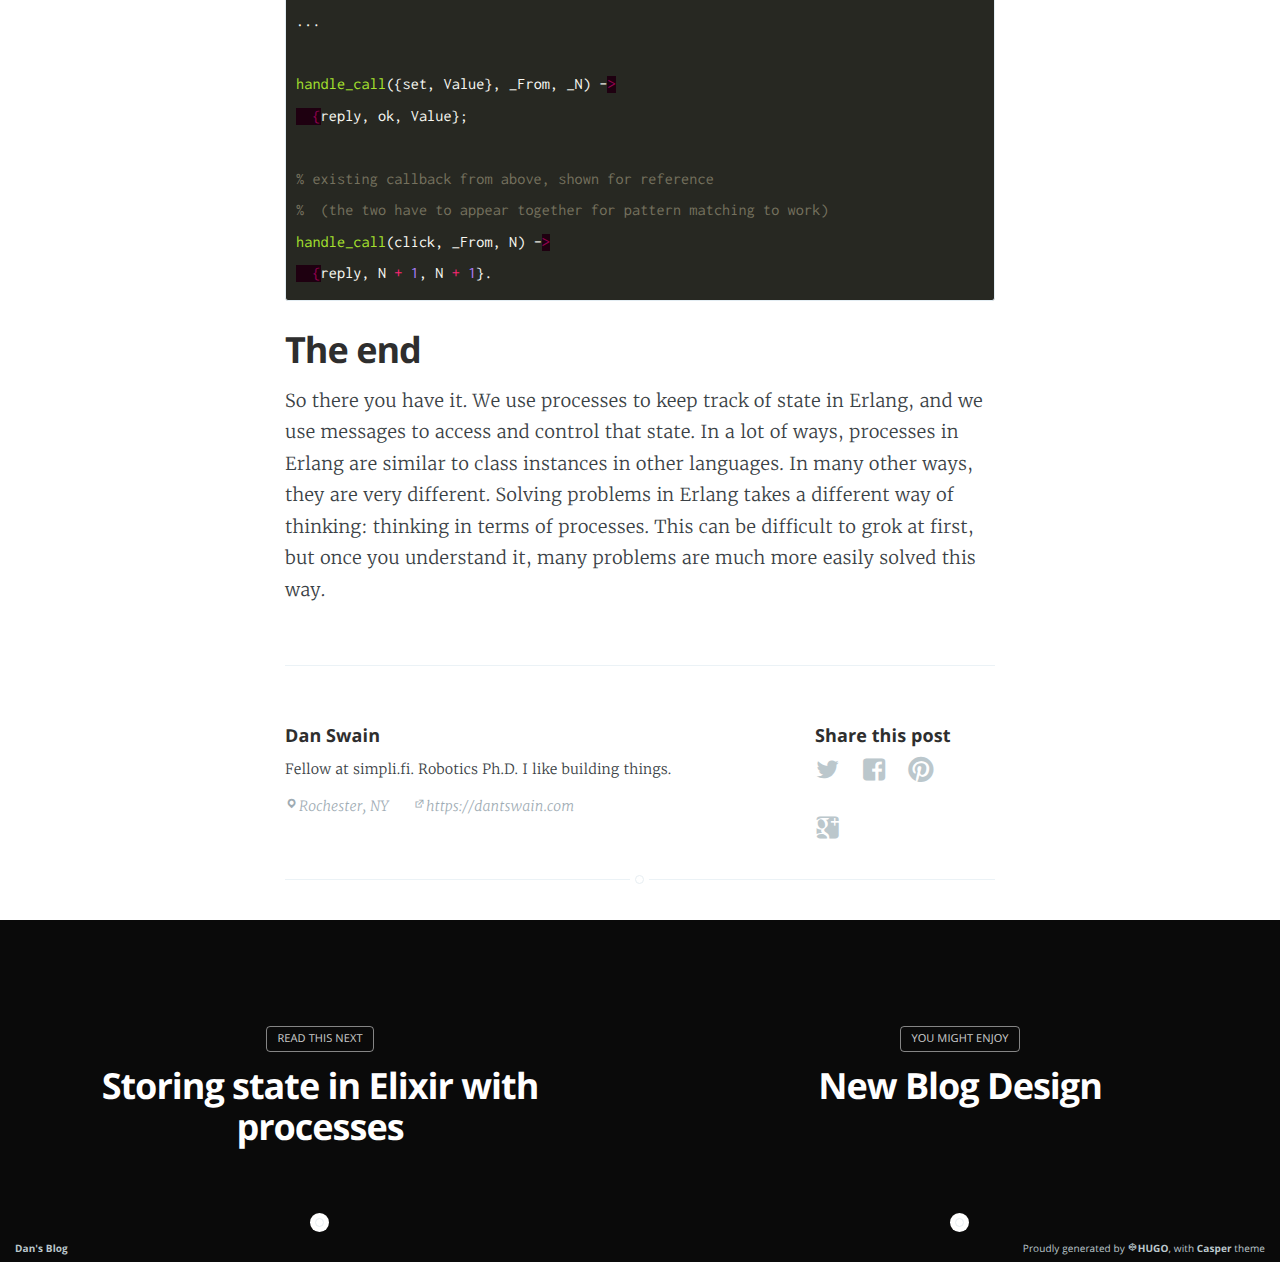
<file: 2014/09/27/storing-state-in-erlang-with-processes/index.html>
<!DOCTYPE html>
<html lang="en-us">
<head>

    <meta charset="utf-8" />
    <meta http-equiv="X-UA-Compatible" content="IE=edge" />

    
    
        <meta name="twitter:card" content="summary"/>
    



<meta name="twitter:title" content="Storing state in Erlang with processes"/>
<meta name="twitter:description" content=""/>
<meta name="twitter:site" content="@dantswain"/>



  	<meta property="og:title" content="Storing state in Erlang with processes &middot; Dan&#39;s Blog" />
  	<meta property="og:site_name" content="Dan&#39;s Blog" />
  	<meta property="og:url" content="https://dantswain.github.io/2014/09/27/storing-state-in-erlang-with-processes/" />

    
        
            <meta property="og:image" content="/images/flockBack.png"/>
        
    

    
    <meta property="og:description" content="" />
  	<meta property="og:type" content="article" />
    <meta property="article:published_time" content="2014-09-27T00:00:00Z" />

    
    

    <title>Storing state in Erlang with processes &middot; Dan&#39;s Blog</title>

    
    <meta name="description" content="State is how we make programs do non-trivial things. If we&amp;rsquo;re writing a video game, one of its states might be a count of the number of bad guys that have" />
    

    <meta name="HandheldFriendly" content="True" />
    <meta name="viewport" content="width=device-width, initial-scale=1.0" />

    <link rel="shortcut icon" href="/images/favicon.ico">
	  <link rel="apple-touch-icon" href="/images/apple-touch-icon.png" />

    <link rel="stylesheet" type="text/css" href="/css/screen.css" />
    

    

    

    
      
          <link href="/index.xml" rel="alternate" type="application/rss+xml" title="Dan&#39;s Blog" />
      
      
    
    <meta name="generator" content="Hugo 0.32.4" />

    <link rel="canonical" href="https://dantswain.github.io/2014/09/27/storing-state-in-erlang-with-processes/" />

    
      
    
    <script type="application/ld+json">
{
    "@context": "https://schema.org",
    "@type": "Article",
    "publisher": {
        "@type": "Organization",
        "name": 
    },
    "author": {
        "@type": "Person",
        "name": ,
        
        "url": https://dantswain.com,
        "sameAs": [
            
            
             
             
             
             
             
            
        ],
        "description": Fellow at simpli.fi. Robotics Ph.D. I like building things. 
        
    },
    "headline": Storing state in Erlang with processes,
    "name": Storing state in Erlang with processes,
    "wordCount": 1985,
    "timeRequired": "PT10M",
    "inLanguage": {
      "@type": "Language",
      "alternateName": en
    },
    "url": https://dantswain.github.io/2014/09/27/storing-state-in-erlang-with-processes/,
    "datePublished": 2014-09-27T00:00Z,
    "dateModified": 2014-09-27T00:00Z,
    
    
    "description": ,
    "mainEntityOfPage": {
        "@type": "WebPage",
        "@id": https://dantswain.github.io/2014/09/27/storing-state-in-erlang-with-processes/
    }
}
    </script>
    


    

    
    <script>
      (function(i,s,o,g,r,a,m){i['GoogleAnalyticsObject']=r;i[r]=i[r]||function(){
      (i[r].q=i[r].q||[]).push(arguments)},i[r].l=1*new Date();a=s.createElement(o),
      m=s.getElementsByTagName(o)[0];a.async=1;a.src=g;m.parentNode.insertBefore(a,m)
      })(window,document,'script','//www.google-analytics.com/analytics.js','ga');

      ga('create', 'UA-30160681-1', 'auto');
      ga('send', 'pageview');

    </script>
    

    
</head>
<body class="nav-open">

 <div class="site-wrapper">

  
      <ul class="nav">
        
        
        
          
            <li class="nav-item">
              <a href="/about">About me</a>
            </li>
        
          
            <li class="nav-item">
              <a href="/">Home</a>
            </li>
        
        
      </ul>







<header class="main-header post-head no-cover">
    <nav class="main-nav overlay clearfix">


      
    </nav>

    


</header>



<main class="content" role="main">




  <article class="post post">
    <header class="post-header">
      <nav class="breadcrumb">
        
        
        
        
        
        
        
      </nav>


        <h1 class="post-title">Storing state in Erlang with processes</h1>
        <small></small>

        <section class="post-meta">
        
          <time class="post-date" datetime="2014-09-27T00:00:00Z">
            Sep 27, 2014
          </time>
        
         
        </section>
    </header>

    <section class="post-content">




<p>State is how we make programs do non-trivial things.  If we&rsquo;re writing a
video game, one of its states might be a count of the number of bad guys
that have been defeated.  In most programming languages, we would
accomplish this by assigning the count to a variable and then updating
the value each time a new bad guy is defeated.  Erlang, however, doesn&rsquo;t
allow us to change the value of a variable once it has been
set (single assignment).  So how do we keep track of state in Erlang
if we&rsquo;re not able to change the value of a variable?  The answer is by
using processes.</p>

<h2 id="single-assignment">Single Assignment</h2>

<p>Erlang derives a lot of its power from
<a href="http://learnyousomeerlang.com/starting-out-for-real#invariable-variables">single assignment</a>.
Single assignment means that once a value is assigned to a variable, no other value
may be assigned to the same variable.  You&rsquo;ll see something like the following in
most tutorials on Erlang.</p>
<div class="highlight"><pre style="color:#f8f8f2;background-color:#272822;-moz-tab-size:4;-o-tab-size:4;tab-size:4"><code class="language-erlang" data-lang="erlang"><span style="color:#ae81ff">1</span><span style="color:#f92672">&gt;</span> X <span style="color:#f92672">=</span> <span style="color:#ae81ff">1</span>.
<span style="color:#ae81ff">1</span>
<span style="color:#ae81ff">2</span><span style="color:#f92672">&gt;</span> X <span style="color:#f92672">=</span> <span style="color:#ae81ff">2</span>.
<span style="color:#f92672">**</span> exception error: no match <span style="color:#66d9ef">of</span> right hand side value <span style="color:#ae81ff">2</span></code></pre></div>
<p>In the first step, Erlang tries to
<a href="http://learnyousomeerlang.com/syntax-in-functions">pattern match</a> <code>X</code> with
the value <code>1</code>.  Because <code>X</code> is unbound, it gets bound to the value <code>1</code>.
From now on, when <code>X</code> is the left-hand side of the <code>=</code> pattern matching operator,
normal pattern matching will happen.  That&rsquo;s why we get an error in the second
step - Erlang is trying to match <code>X</code>, which has a value of <code>1</code>, with the value <code>2</code>
therefore causing a <code>no match</code> error.  We can still match <code>X</code> as long as there is a
corresponding <code>1</code> on the right-hand side, as in the following.</p>
<div class="highlight"><pre style="color:#f8f8f2;background-color:#272822;-moz-tab-size:4;-o-tab-size:4;tab-size:4"><code class="language-erlang" data-lang="erlang"><span style="color:#ae81ff">3</span><span style="color:#f92672">&gt;</span> X <span style="color:#f92672">=</span> <span style="color:#ae81ff">1</span>.
<span style="color:#ae81ff">1</span>
<span style="color:#ae81ff">4</span><span style="color:#f92672">&gt;</span> {X, <span style="color:#ae81ff">2</span>} <span style="color:#f92672">=</span> {<span style="color:#ae81ff">1</span>, <span style="color:#ae81ff">2</span>}.
{<span style="color:#ae81ff">1</span>,<span style="color:#ae81ff">2</span>}</code></pre></div>
<p>Single assignment is a huge benefit in Erlang because it reduces the possibility for function
calls to have <a href="http://en.wikipedia.org/wiki/Side_effect_(computer_science)">
side effects</a>.  Side effects can make writing highly concurrent code very difficult.</p>

<h2 id="state">State</h2>

<p>We&rsquo;ll use an example of a counter throughout the rest of this post.  By a counter,
I just mean a simple piece of code that&rsquo;s capable of keeping a count value and
provides an API to increment and/or access the value of the count.  This is a
very simple example of <em>state</em>; the state of the counter is the value of the
count.</p>

<p>Object-oriented languages make it really easy and natural to store state in
class instance variables.  For example, to implement a simple counter in
Ruby we could do something like this.</p>
<div class="highlight"><pre style="color:#f8f8f2;background-color:#272822;-moz-tab-size:4;-o-tab-size:4;tab-size:4"><code class="language-ruby" data-lang="ruby"><span style="color:#75715e"># a simple object-oriented counter in Ruby</span>
<span style="color:#66d9ef">class</span> <span style="color:#a6e22e">Counter</span>
  <span style="color:#66d9ef">def</span> <span style="color:#a6e22e"></span><span style="color:#f92672"></span><span style="color:#a6e22e">initialize</span>
    @count <span style="color:#f92672">=</span> <span style="color:#ae81ff">0</span>
  <span style="color:#f92672"></span><span style="color:#66d9ef">end</span>

  <span style="color:#66d9ef">def</span> <span style="color:#a6e22e"></span><span style="color:#f92672"></span><span style="color:#a6e22e">click</span>
    @count <span style="color:#f92672">+=</span> <span style="color:#ae81ff">1</span>
  <span style="color:#f92672"></span><span style="color:#66d9ef">end</span>
<span style="color:#66d9ef">end</span>

c <span style="color:#f92672">=</span> <span style="color:#66d9ef">Counter</span><span style="color:#f92672">.</span>new
c<span style="color:#f92672">.</span>click <span style="color:#75715e"># =&gt; @count is now 1</span>
c<span style="color:#f92672">.</span>click <span style="color:#75715e"># =&gt; @count is now 2</span></code></pre></div>
<p><code>@count</code> is an instance variable of the <code>Counter</code> class.  When we create
a new instance of the <code>Counter</code> class by calling <code>Counter.new</code>, <code>@count</code>
gets initialized to a value of 0 in the constructor (<code>initialize</code>).   Each
time we call the <code>click</code> method, the value of <code>@count</code> is incremented by 1.
<code>@count</code> holds the <em>state</em> of the counter.  We can easily create multiple counters,
each with their own independent state.</p>
<div class="highlight"><pre style="color:#f8f8f2;background-color:#272822;-moz-tab-size:4;-o-tab-size:4;tab-size:4"><code class="language-ruby" data-lang="ruby">c1 <span style="color:#f92672">=</span> <span style="color:#66d9ef">Counter</span><span style="color:#f92672">.</span>new
c2 <span style="color:#f92672">=</span> <span style="color:#66d9ef">Counter</span><span style="color:#f92672">.</span>new
c1<span style="color:#f92672">.</span>click <span style="color:#75715e"># =&gt; 1</span>
c1<span style="color:#f92672">.</span>click <span style="color:#75715e"># =&gt; 2</span>
c2<span style="color:#f92672">.</span>click <span style="color:#75715e"># =&gt; 1</span></code></pre></div>
<h2 id="recursion-and-state">Recursion and state</h2>

<p>So how do we keep state in Erlang?  We can get part of the way there using
recursion by passing state from the intial function call to the next and
so on.  Here is an example of a counter in erlang that prints out the value
as it increments with each recursive function call.</p>
<div class="highlight"><pre style="color:#f8f8f2;background-color:#272822;-moz-tab-size:4;-o-tab-size:4;tab-size:4"><code class="language-erlang" data-lang="erlang"><span style="color:#75715e">%%% loop_counter.erl
</span><span style="color:#75715e">% a recursive loop counter
</span><span style="color:#75715e">%  takes over the current process, and no access to the value
</span><span style="color:#75715e"></span>-module(loop_counter).
-export([go<span style="color:#f92672">/</span><span style="color:#ae81ff">0</span>]).

<span style="color:#a6e22e">go</span>() -<span style="color:#960050;background-color:#1e0010">&gt;
</span><span style="color:#960050;background-color:#1e0010">  </span>go(<span style="color:#ae81ff">0</span>).

<span style="color:#a6e22e">go</span>(N) -<span style="color:#960050;background-color:#1e0010">&gt;
</span><span style="color:#960050;background-color:#1e0010">  </span>io:<span style="color:#a6e22e">format</span>(<span style="color:#e6db74">&#34;N is </span><span style="color:#e6db74">~p~n</span><span style="color:#e6db74">&#34;</span>, [N]),
  <span style="color:#75715e">% just to make sure this doesn&#39;t blow up our terminal
</span><span style="color:#75715e"></span>  timer:<span style="color:#a6e22e">sleep</span>(<span style="color:#ae81ff">1000</span>),
  <span style="color:#a6e22e">go</span>(N <span style="color:#f92672">+</span> <span style="color:#ae81ff">1</span>).

<span style="color:#75715e">%%% Erlang shell
</span><span style="color:#75715e"></span><span style="color:#ae81ff">1</span><span style="color:#f92672">&gt;</span> <span style="color:#a6e22e">c</span>(loop_counter).
{ok,loop_counter}
<span style="color:#ae81ff">2</span><span style="color:#f92672">&gt;</span> loop_counter:<span style="color:#a6e22e">go</span>().
N is <span style="color:#ae81ff">0</span>
N is <span style="color:#ae81ff">1</span>
N is <span style="color:#ae81ff">2</span>
N is <span style="color:#ae81ff">3</span>

(hit Ctrl-c)
BREAK: (a)<span style="color:#a6e22e">bort</span> (c)<span style="color:#a6e22e">ontinue</span> (p)roc <span style="color:#a6e22e">info</span> (i)<span style="color:#a6e22e">nfo</span> (l)<span style="color:#a6e22e">oaded</span>
       (v)<span style="color:#a6e22e">ersion</span> (k)<span style="color:#a6e22e">ill</span> (D)b-tables (d)istribution</code></pre></div>
<p>In this example, we use the input parameter <code>N</code> to the <code>go/1</code> function
to keep track of our state, and we increment it by recursively calling
the same function with <code>N + 1</code> as the parameter for the next call.  The
fact that we&rsquo;re able to increment the value means that we are keeping
track of the counter&rsquo;s state.  It&rsquo;s just not very useful at this point
because the recursive call loop completely takes over the current
erlang process.</p>

<p>We can use <a href="http://www.erlang.org/doc/man/erlang.html#spawn-1">erlang:spawn/1</a>
to break our counter loop away from the main process (our shell).</p>
<div class="highlight"><pre style="color:#f8f8f2;background-color:#272822;-moz-tab-size:4;-o-tab-size:4;tab-size:4"><code class="language-erlang" data-lang="erlang"><span style="color:#ae81ff">1</span><span style="color:#f92672">&gt;</span> <span style="color:#a6e22e">c</span>(loop_counter).
{ok,loop_counter}
<span style="color:#ae81ff">2</span><span style="color:#f92672">&gt;</span> Pid <span style="color:#f92672">=</span> spawn(<span style="color:#66d9ef">fun</span> loop_counter:go<span style="color:#f92672">/</span><span style="color:#ae81ff">0</span>).
N is <span style="color:#ae81ff">0</span>
<span style="color:#f92672">&lt;</span><span style="color:#ae81ff">0</span>.<span style="color:#ae81ff">39</span>.<span style="color:#ae81ff">0</span><span style="color:#f92672">&gt;</span>
N is <span style="color:#ae81ff">1</span>
N is <span style="color:#ae81ff">2</span>
N is <span style="color:#ae81ff">3</span>
N is <span style="color:#ae81ff">4</span>
<span style="color:#ae81ff">3</span><span style="color:#f92672">&gt;</span> <span style="color:#a6e22e">q</span>().
ok</code></pre></div>
<p>We&rsquo;ve got control of our shell back, but now we have no way to
control the counter or to get at its current value programmatically.</p>

<h2 id="controlling-and-querying-state-with-messages">Controlling and querying state with messages</h2>

<p>In the previous section we created a counter that increments its own value
by calling itself recursively, but we had no way to control the counter
or access its state from any external code.  We can use <em>messages</em> to do this.
Here is an example that adds a click message to our counter.  We can use
the click message to increment the counter&rsquo;s value
and send the updated value back to the calling process
as a return message.</p>
<div class="highlight"><pre style="color:#f8f8f2;background-color:#272822;-moz-tab-size:4;-o-tab-size:4;tab-size:4"><code class="language-erlang" data-lang="erlang"><span style="color:#75715e">%%% counter.erl
</span><span style="color:#75715e">% spawns a counter loop that listens for a click message
</span><span style="color:#75715e"></span>-module(counter).
-export([new<span style="color:#f92672">/</span><span style="color:#ae81ff">0</span>, click<span style="color:#f92672">/</span><span style="color:#ae81ff">1</span>]).

<span style="color:#75715e">% spawn a counter, returning the pid
</span><span style="color:#75715e"></span><span style="color:#a6e22e">new</span>() -<span style="color:#960050;background-color:#1e0010">&gt;
</span><span style="color:#960050;background-color:#1e0010">  </span>spawn(<span style="color:#66d9ef">fun</span>() -<span style="color:#960050;background-color:#1e0010">&gt; </span>loop(<span style="color:#ae81ff">0</span>) <span style="color:#66d9ef">end</span>).

<span style="color:#75715e">% recursive loop with receive block
</span><span style="color:#75715e"></span><span style="color:#a6e22e">loop</span>(N) -<span style="color:#960050;background-color:#1e0010">&gt;
</span><span style="color:#960050;background-color:#1e0010">  </span>receive
    {click, From} -<span style="color:#960050;background-color:#1e0010">&gt;
</span><span style="color:#960050;background-color:#1e0010">      F</span>rom <span style="color:#f92672">!</span> N <span style="color:#f92672">+</span> <span style="color:#ae81ff">1</span>,
      <span style="color:#a6e22e">loop</span>(N <span style="color:#f92672">+</span> <span style="color:#ae81ff">1</span>)
  <span style="color:#66d9ef">end</span>.

<span style="color:#75715e">% API function to increment a counter given its pid
</span><span style="color:#75715e"></span><span style="color:#a6e22e">click</span>(Pid) -<span style="color:#960050;background-color:#1e0010">&gt;
</span><span style="color:#960050;background-color:#1e0010">  P</span>id <span style="color:#f92672">!</span> {click, <span style="color:#a6e22e">self</span>()},
  <span style="color:#66d9ef">receive</span> V -<span style="color:#960050;background-color:#1e0010">&gt; V </span>end.

<span style="color:#75715e">%%% in Erlang shell
</span><span style="color:#75715e"></span><span style="color:#ae81ff">1</span><span style="color:#f92672">&gt;</span> <span style="color:#a6e22e">c</span>(counter).
{ok,counter}
<span style="color:#ae81ff">2</span><span style="color:#f92672">&gt;</span> C <span style="color:#f92672">=</span> counter:<span style="color:#a6e22e">new</span>().
<span style="color:#f92672">&lt;</span><span style="color:#ae81ff">0</span>.<span style="color:#ae81ff">39</span>.<span style="color:#ae81ff">0</span><span style="color:#f92672">&gt;</span>
<span style="color:#ae81ff">3</span><span style="color:#f92672">&gt;</span> counter:<span style="color:#a6e22e">click</span>(C).
<span style="color:#ae81ff">1</span>
<span style="color:#ae81ff">4</span><span style="color:#f92672">&gt;</span> counter:<span style="color:#a6e22e">click</span>(C).
<span style="color:#ae81ff">2</span>
<span style="color:#ae81ff">5</span><span style="color:#f92672">&gt;</span> counter:<span style="color:#a6e22e">click</span>(C).
<span style="color:#ae81ff">3</span></code></pre></div>
<p>When we call <code>counter:new/0</code>, the function spawns a new recursive loop with a
zero initial counter value and returns the pid of the spawned
process.  The loop function immediately enters a <code>receive</code> block, where it waits
indefinitely for messages from any process.  We&rsquo;ve set it up to
only listen for one message: <code>{click, From}</code>, with the expectation
that <code>From</code> is the pid of the calling process.</p>

<p>Here is an example of creating a counter process from the terminal and then
directly sending a message to it and waiting to receive a message back.</p>
<div class="highlight"><pre style="color:#f8f8f2;background-color:#272822;-moz-tab-size:4;-o-tab-size:4;tab-size:4"><code class="language-erlang" data-lang="erlang"><span style="color:#ae81ff">1</span><span style="color:#f92672">&gt;</span> <span style="color:#a6e22e">c</span>(counter).
{ok,counter}
<span style="color:#ae81ff">2</span><span style="color:#f92672">&gt;</span> C <span style="color:#f92672">=</span> counter:<span style="color:#a6e22e">new</span>().
<span style="color:#f92672">&lt;</span><span style="color:#ae81ff">0</span>.<span style="color:#ae81ff">39</span>.<span style="color:#ae81ff">0</span><span style="color:#f92672">&gt;</span>
<span style="color:#ae81ff">3</span><span style="color:#f92672">&gt;</span> C <span style="color:#f92672">!</span> {click, <span style="color:#a6e22e">self</span>()}.
{click,<span style="color:#f92672">&lt;</span><span style="color:#ae81ff">0</span>.<span style="color:#ae81ff">32</span>.<span style="color:#ae81ff">0</span><span style="color:#f92672">&gt;</span>}
<span style="color:#ae81ff">4</span><span style="color:#f92672">&gt;</span> <span style="color:#66d9ef">receive</span> V -<span style="color:#960050;background-color:#1e0010">&gt; V </span>end.
<span style="color:#ae81ff">1</span></code></pre></div>
<p>This is a little cumbersome.  We don&rsquo;t want to have to write the
message call and the receive block each time we want to increment the counter.
That would also be unsafe because it leaves a lot of room for error.  Thus, we
introduce the API method <code>counter:click/1</code> (see the code above) that takes a counter pid and
knows the correct way to send and receive a click message.</p>

<p>Note that we use <code>self/0</code> in the <code>counter:click/1</code> call to automatically get
the pid of the <em>calling</em> process.  This works because <code>counter:click/1</code> is being
evaluated <em>by</em> the calling process.  If we had a call to <code>self/0</code> in the
<code>counter:loop/1</code> function, it would return the value of the spawned process
that is evaluating the loop.</p>

<p>Using this paradigm, it&rsquo;s easy to create and control multiple counters by spawning
multiple processes.  Moreover, the API hides most of the underlying implementation
details and we can work with the counter instances without having to know that
their value is actually a process identifier.</p>
<div class="highlight"><pre style="color:#f8f8f2;background-color:#272822;-moz-tab-size:4;-o-tab-size:4;tab-size:4"><code class="language-erlang" data-lang="erlang"><span style="color:#ae81ff">1</span><span style="color:#f92672">&gt;</span> <span style="color:#a6e22e">c</span>(counter).
{ok,counter}
<span style="color:#ae81ff">2</span><span style="color:#f92672">&gt;</span> C1 <span style="color:#f92672">=</span> counter:<span style="color:#a6e22e">new</span>().
<span style="color:#f92672">&lt;</span><span style="color:#ae81ff">0</span>.<span style="color:#ae81ff">39</span>.<span style="color:#ae81ff">0</span><span style="color:#f92672">&gt;</span>
<span style="color:#ae81ff">3</span><span style="color:#f92672">&gt;</span> C2 <span style="color:#f92672">=</span> counter:<span style="color:#a6e22e">new</span>().
<span style="color:#f92672">&lt;</span><span style="color:#ae81ff">0</span>.<span style="color:#ae81ff">41</span>.<span style="color:#ae81ff">0</span><span style="color:#f92672">&gt;</span>
<span style="color:#ae81ff">4</span><span style="color:#f92672">&gt;</span> counter:<span style="color:#a6e22e">click</span>(C1).
<span style="color:#ae81ff">1</span>
<span style="color:#ae81ff">5</span><span style="color:#f92672">&gt;</span> counter:<span style="color:#a6e22e">click</span>(C1).
<span style="color:#ae81ff">2</span>
<span style="color:#ae81ff">6</span><span style="color:#f92672">&gt;</span> counter:<span style="color:#a6e22e">click</span>(C2).
<span style="color:#ae81ff">1</span></code></pre></div>
<p>We could also modify the loop function to listen for a <code>set</code> message
to allow us to set the value of the counter manually.</p>
<div class="highlight"><pre style="color:#f8f8f2;background-color:#272822;-moz-tab-size:4;-o-tab-size:4;tab-size:4"><code class="language-erlang" data-lang="erlang"><span style="color:#75715e">% adding a message handler to set the value of the counter
</span><span style="color:#75715e"></span><span style="color:#a6e22e">loop</span>(N) -<span style="color:#960050;background-color:#1e0010">&gt;
</span><span style="color:#960050;background-color:#1e0010">  </span>receive
    {click, From} -<span style="color:#960050;background-color:#1e0010">&gt;
</span><span style="color:#960050;background-color:#1e0010">      F</span>rom <span style="color:#f92672">!</span> N <span style="color:#f92672">+</span> <span style="color:#ae81ff">1</span>,
      <span style="color:#a6e22e">loop</span>(N <span style="color:#f92672">+</span> <span style="color:#ae81ff">1</span>);
    {set, Value, From} -<span style="color:#960050;background-color:#1e0010">&gt;
</span><span style="color:#960050;background-color:#1e0010">      F</span>rom <span style="color:#f92672">!</span> ok,
      <span style="color:#a6e22e">loop</span>(Value)
  <span style="color:#66d9ef">end</span>.

<span style="color:#75715e">% API function to set the value of a counter, given its pid
</span><span style="color:#75715e"></span><span style="color:#a6e22e">set</span>(Pid, Value) -<span style="color:#960050;background-color:#1e0010">&gt;
</span><span style="color:#960050;background-color:#1e0010">  P</span>id <span style="color:#f92672">!</span> {set, <span style="color:#a6e22e">self</span>(), Value},
  <span style="color:#66d9ef">receive</span> V -<span style="color:#960050;background-color:#1e0010">&gt; V </span>end.</code></pre></div>
<h2 id="production-ready-using-gen-server">Production-ready using gen_server</h2>

<p>Our counter from above has a lot of potential issues.  What happens when
a counter process recieves an unexpected message?  What happens when the system gets busy
and it is unable respond to a click message in a timely manner?  How do we
stop the counter and free up any system resources that it is using?  The code
also gets unmanageable quickly as we add more and more messages.</p>

<p>Erlang comes with a set of <a href="http://www.erlang.org/doc/design_principles/des_princ.html#id60128">behavior</a>
interfaces that solve the kinds of problems that one generally comes across when trying to solve problems using Erlang.
This set of modules is called <a href="http://www.erlang.org/doc/design_principles/des_princ.html">OTP</a> (formerly
the &ldquo;open telecom platform&rdquo;, now just &ldquo;OTP&rdquo;).</p>

<p>The OTP <a href="http://www.erlang.org/doc/design_principles/gen_server_concepts.html">gen_server</a>
behavior is designed and implemented to implement a design pattern that solves
the problems that we&rsquo;ve been exploring so far in this post.  It implements a stateful
spawned process behavior in a robust and complete way, and solves many problems that
we haven&rsquo;t even thought about yet.</p>

<p>I won&rsquo;t go into a lot of depth here because the point of this post is not to teach
you about behaviors or proper OTP design.  If you want more detail, see
<a href="http://www.erlang.org/doc/man/gen_server.html">the gen_server man page</a>
and the Learn You Some Erlang
<a href="http://learnyousomeerlang.com/clients-and-servers">Clients and Servers</a>
chapter.  However, the following code should give you a
decent idea of how a gen_server solves the problem of keeping state in Erlang.</p>

<p>Here is an implementation of a simple counter using gen_server.</p>
<div class="highlight"><pre style="color:#f8f8f2;background-color:#272822;-moz-tab-size:4;-o-tab-size:4;tab-size:4"><code class="language-erlang" data-lang="erlang"><span style="color:#75715e">%%% counter_server.erl
</span><span style="color:#75715e">% simple counter implemented as a gen_server
</span><span style="color:#75715e"></span>-module(counter_server).
-behavior(gen_server).

<span style="color:#75715e">% API
</span><span style="color:#75715e"></span>-export([new<span style="color:#f92672">/</span><span style="color:#ae81ff">0</span>, click<span style="color:#f92672">/</span><span style="color:#ae81ff">1</span>]).

<span style="color:#75715e">% required by gen_server
</span><span style="color:#75715e"></span>-export([init<span style="color:#f92672">/</span><span style="color:#ae81ff">1</span>, handle_call<span style="color:#f92672">/</span><span style="color:#ae81ff">3</span>, handle_cast<span style="color:#f92672">/</span><span style="color:#ae81ff">2</span>, handle_info<span style="color:#f92672">/</span><span style="color:#ae81ff">2</span>, terminate<span style="color:#f92672">/</span><span style="color:#ae81ff">2</span>, code_change<span style="color:#f92672">/</span><span style="color:#ae81ff">3</span>]).

<span style="color:#75715e">%%% API methods
</span><span style="color:#75715e"></span><span style="color:#a6e22e">new</span>() -<span style="color:#960050;background-color:#1e0010">&gt;
</span><span style="color:#960050;background-color:#1e0010">  </span>gen_server:<span style="color:#a6e22e">start</span>(<span style="color:#f92672">?</span>MODULE, [], []).

<span style="color:#a6e22e">click</span>(Pid) -<span style="color:#960050;background-color:#1e0010">&gt;
</span><span style="color:#960050;background-color:#1e0010">  </span>gen_server:<span style="color:#a6e22e">call</span>(Pid, click).

<span style="color:#75715e">%%% gen_server callbacks
</span><span style="color:#75715e">%%%   these are required to implement the gen_server behavior
</span><span style="color:#75715e">%%%   we&#39;re really only using init and handle_call
</span><span style="color:#75715e"></span><span style="color:#a6e22e">init</span>([]) -<span style="color:#960050;background-color:#1e0010">&gt;
</span><span style="color:#960050;background-color:#1e0010">  % </span>the second value is the initial counter state
  {ok, <span style="color:#ae81ff">0</span>}.

<span style="color:#a6e22e">handle_call</span>(click, _From, N) -<span style="color:#960050;background-color:#1e0010">&gt;
</span><span style="color:#960050;background-color:#1e0010">  % </span>the second value is sent back to the caller
  <span style="color:#75715e">% the third value is the new state
</span><span style="color:#75715e"></span>  {reply, N <span style="color:#f92672">+</span> <span style="color:#ae81ff">1</span>, N <span style="color:#f92672">+</span> <span style="color:#ae81ff">1</span>}.

<span style="color:#75715e">% basically, we ignore these, but keep the same counter state
</span><span style="color:#75715e"></span><span style="color:#a6e22e">handle_cast</span>(_Msg, N) -<span style="color:#960050;background-color:#1e0010">&gt;
</span><span style="color:#960050;background-color:#1e0010">  {</span>noreply, N}.
<span style="color:#a6e22e">handle_info</span>(_Msg, N) -<span style="color:#960050;background-color:#1e0010">&gt;
</span><span style="color:#960050;background-color:#1e0010">  {</span>noreply, N}.
<span style="color:#a6e22e">code_change</span>(_OldVsn, N, _Other) -<span style="color:#960050;background-color:#1e0010">&gt;
</span><span style="color:#960050;background-color:#1e0010">  {</span>ok, N}.
<span style="color:#a6e22e">terminate</span>(_Reason, _N) -<span style="color:#960050;background-color:#1e0010">&gt;
</span><span style="color:#960050;background-color:#1e0010">  </span>ok.

<span style="color:#75715e">%%% Erlang console
</span><span style="color:#75715e"></span><span style="color:#ae81ff">1</span><span style="color:#f92672">&gt;</span> <span style="color:#a6e22e">c</span>(counter_server).
{ok,counter_server}
<span style="color:#ae81ff">2</span><span style="color:#f92672">&gt;</span> {ok, C} <span style="color:#f92672">=</span> counter_server:<span style="color:#a6e22e">new</span>().
{ok,<span style="color:#f92672">&lt;</span><span style="color:#ae81ff">0</span>.<span style="color:#ae81ff">39</span>.<span style="color:#ae81ff">0</span><span style="color:#f92672">&gt;</span>}
<span style="color:#ae81ff">3</span><span style="color:#f92672">&gt;</span> counter_server:<span style="color:#a6e22e">click</span>(C).
<span style="color:#ae81ff">1</span>
<span style="color:#ae81ff">4</span><span style="color:#f92672">&gt;</span> counter_server:<span style="color:#a6e22e">click</span>(C).
<span style="color:#ae81ff">2</span>
<span style="color:#ae81ff">5</span><span style="color:#f92672">&gt;</span> counter_server:<span style="color:#a6e22e">click</span>(C).
<span style="color:#ae81ff">3</span></code></pre></div>
<p>This may seem like a lot of code to solve a simple problem, but we&rsquo;ve
gained a ton of flexibility just by implementing within this framework.
There are also plenty of templates available to produce all of the
boilerplate code for you (in Emacs, you can use
<code>M-x tempo-template-erlang-generic-server</code> from the Erlang package).</p>

<p>As an example, adding a <code>set/2</code> method similar to the one above is just
a matter of adding an API method and a <code>handle_call</code> callback.</p>
<div class="highlight"><pre style="color:#f8f8f2;background-color:#272822;-moz-tab-size:4;-o-tab-size:4;tab-size:4"><code class="language-erlang" data-lang="erlang"><span style="color:#75715e">%%% API
</span><span style="color:#75715e"></span><span style="color:#a6e22e">set</span>(Value, Pid) -<span style="color:#960050;background-color:#1e0010">&gt;
</span><span style="color:#960050;background-color:#1e0010">  </span>gen_server:<span style="color:#a6e22e">call</span>(Pid, {set, Value}).

...

<span style="color:#a6e22e">handle_call</span>({set, Value}, _From, _N) -<span style="color:#960050;background-color:#1e0010">&gt;
</span><span style="color:#960050;background-color:#1e0010">  {</span>reply, ok, Value};

<span style="color:#75715e">% existing callback from above, shown for reference
</span><span style="color:#75715e">%  (the two have to appear together for pattern matching to work)
</span><span style="color:#75715e"></span><span style="color:#a6e22e">handle_call</span>(click, _From, N) -<span style="color:#960050;background-color:#1e0010">&gt;
</span><span style="color:#960050;background-color:#1e0010">  {</span>reply, N <span style="color:#f92672">+</span> <span style="color:#ae81ff">1</span>, N <span style="color:#f92672">+</span> <span style="color:#ae81ff">1</span>}.</code></pre></div>
<h2 id="the-end">The end</h2>

<p>So there you have it.  We use processes to keep track
of state in Erlang, and we use messages to access and control that state.
In a lot of ways, processes in Erlang are similar to class instances
in other languages.  In many other ways, they are very different.
Solving problems in Erlang takes a different way of thinking: thinking
in terms of processes.  This can be difficult to grok at first, but
once you understand it, many problems are much more easily solved
this way.</p>









    </section>


  <footer class="post-footer">


    

    









<section class="author">
  <h4><a href="https://dantswain.github.io/">Dan Swain</a></h4>
  
  <p>Fellow at simpli.fi. Robotics Ph.D. I like building things. </p>
  
  <div class="author-meta">
    <span class="author-location icon-location">Rochester, NY</span>
    <span class="author-link icon-link"><a href="https://dantswain.com">https://dantswain.com</a></span>
  </div>
</section>




    
<section class="share">
  <h4>Share this post</h4>
  <a class="icon-twitter" style="font-size: 1.4em" href="https://twitter.com/share?text=Storing%20state%20in%20Erlang%20with%20processes&nbsp;-&nbsp;Dan%27s%20Blog&amp;url=https%3a%2f%2fdantswain.github.io%2f2014%2f09%2f27%2fstoring-state-in-erlang-with-processes%2f"
      onclick="window.open(this.href, 'twitter-share', 'width=550,height=235');return false;">
      <span class="hidden">Twitter</span>
  </a>
  <a class="icon-facebook" style="font-size: 1.4em" href="https://www.facebook.com/sharer/sharer.php?u=https%3a%2f%2fdantswain.github.io%2f2014%2f09%2f27%2fstoring-state-in-erlang-with-processes%2f"
      onclick="window.open(this.href, 'facebook-share','width=580,height=296');return false;">
      <span class="hidden">Facebook</span>
  </a>
  <a class="icon-pinterest" style="font-size: 1.4em" href="http://pinterest.com/pin/create/button/?url=https%3a%2f%2fdantswain.github.io%2f2014%2f09%2f27%2fstoring-state-in-erlang-with-processes%2f&amp;description=Storing%20state%20in%20Erlang%20with%20processes"
      onclick="window.open(this.href, 'pinterest-share','width=580,height=296');return false;">
      <span class="hidden">Pinterest</span>
  </a>
  <a class="icon-google-plus" style="font-size: 1.4em" href="https://plus.google.com/share?url=https%3a%2f%2fdantswain.github.io%2f2014%2f09%2f27%2fstoring-state-in-erlang-with-processes%2f"
     onclick="window.open(this.href, 'google-plus-share', 'width=490,height=530');return false;">
      <span class="hidden">Google+</span>
  </a>
</section>



    

<div id="disqus_thread"></div>
<script>




var disqus_config = function () {
this.page.url = "https:\/\/dantswain.github.io\/2014\/09\/27\/storing-state-in-erlang-with-processes\/";  
this.page.identifier = "https:\/\/dantswain.github.io\/2014\/09\/27\/storing-state-in-erlang-with-processes\/"; 
};

(function() { 
var d = document, s = d.createElement('script');
s.src = 'https://dantswainblog.disqus.com/embed.js';
s.setAttribute('data-timestamp', +new Date());
(d.head || d.body).appendChild(s);
})();
</script>
<noscript>Please enable JavaScript to view the <a href="https://disqus.com/?ref_noscript">comments powered by Disqus.</a></noscript>








  </footer>
</article>

</main>

<aside class="read-next">
  
      <a class="read-next-story" style="no-cover" href="/2015/01/06/storing-state-in-elixir-with-processes/">
          <section class="post">
              <h2>Storing state in Elixir with processes</h2>
              
          </section>
      </a>
  
  
      <a class="read-next-story prev" style="no-cover" href="/2013/10/27/new-blog-design/">
          <section class="post">
              <h2>New Blog Design</h2>
          </section>
      </a>
  
</aside>


    <footer class="site-footer clearfix">
        <section class="copyright"><a href="">Dan&#39;s Blog</a> </section>
        
        <section class="poweredby">Proudly generated by <a class="icon-hugo" href="http://gohugo.io">HUGO</a>, with <a class="icon-theme" href="https://github.com/vjeantet/hugo-theme-casper">Casper</a> theme</section>
        
    </footer>
    </div>
    
    
</body>
</html>
</file>
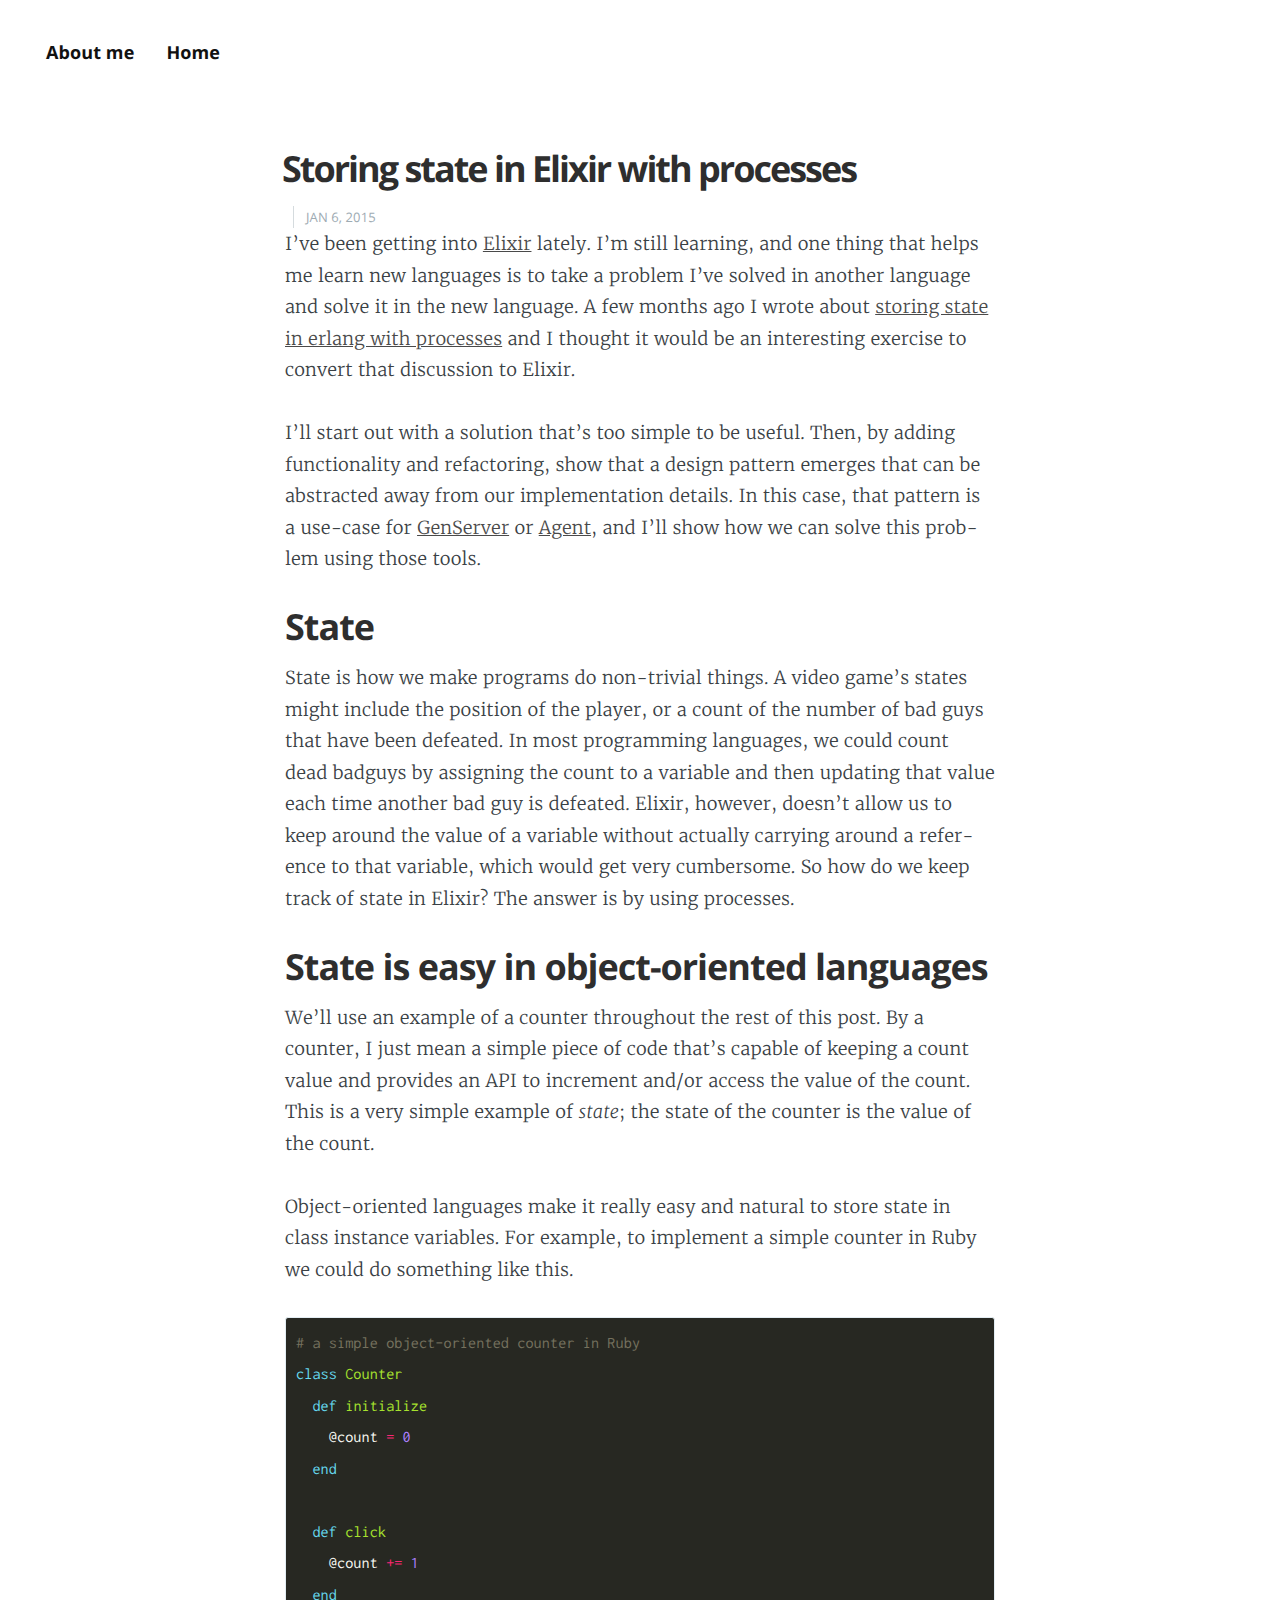
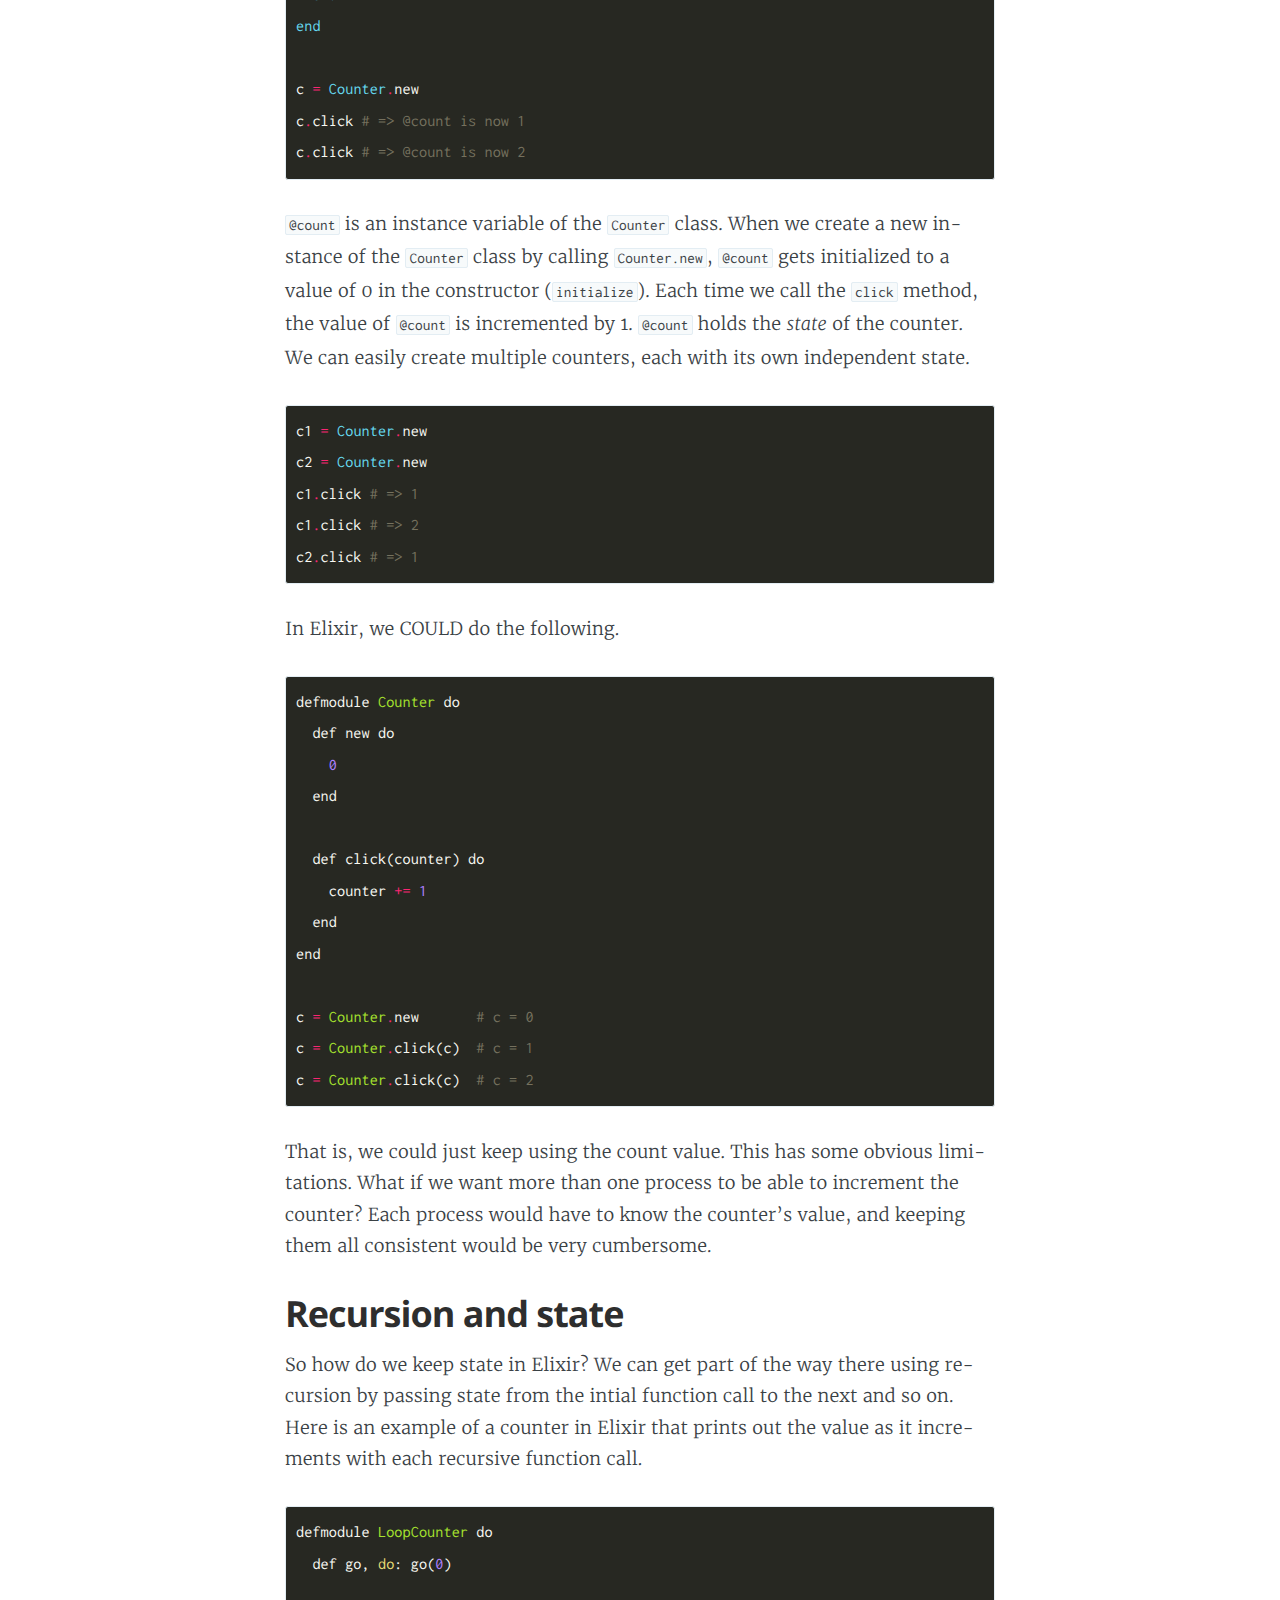
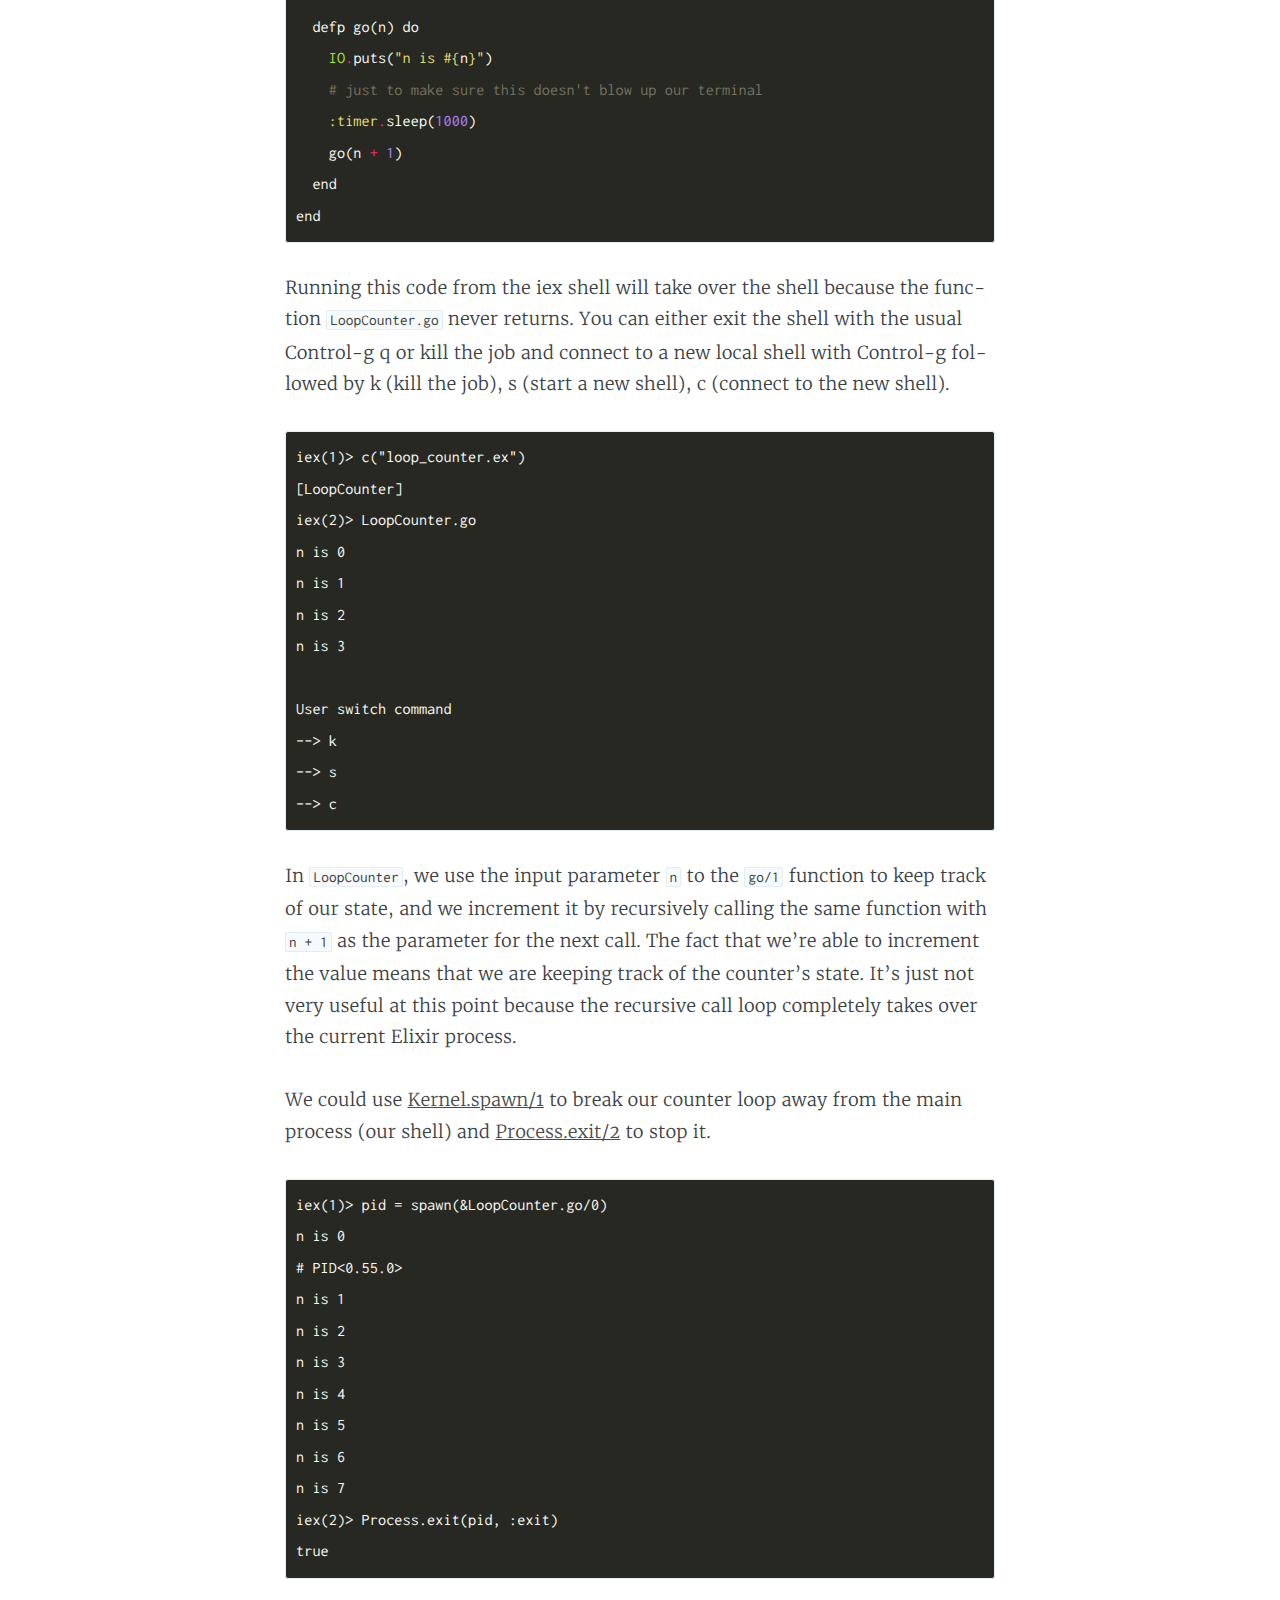
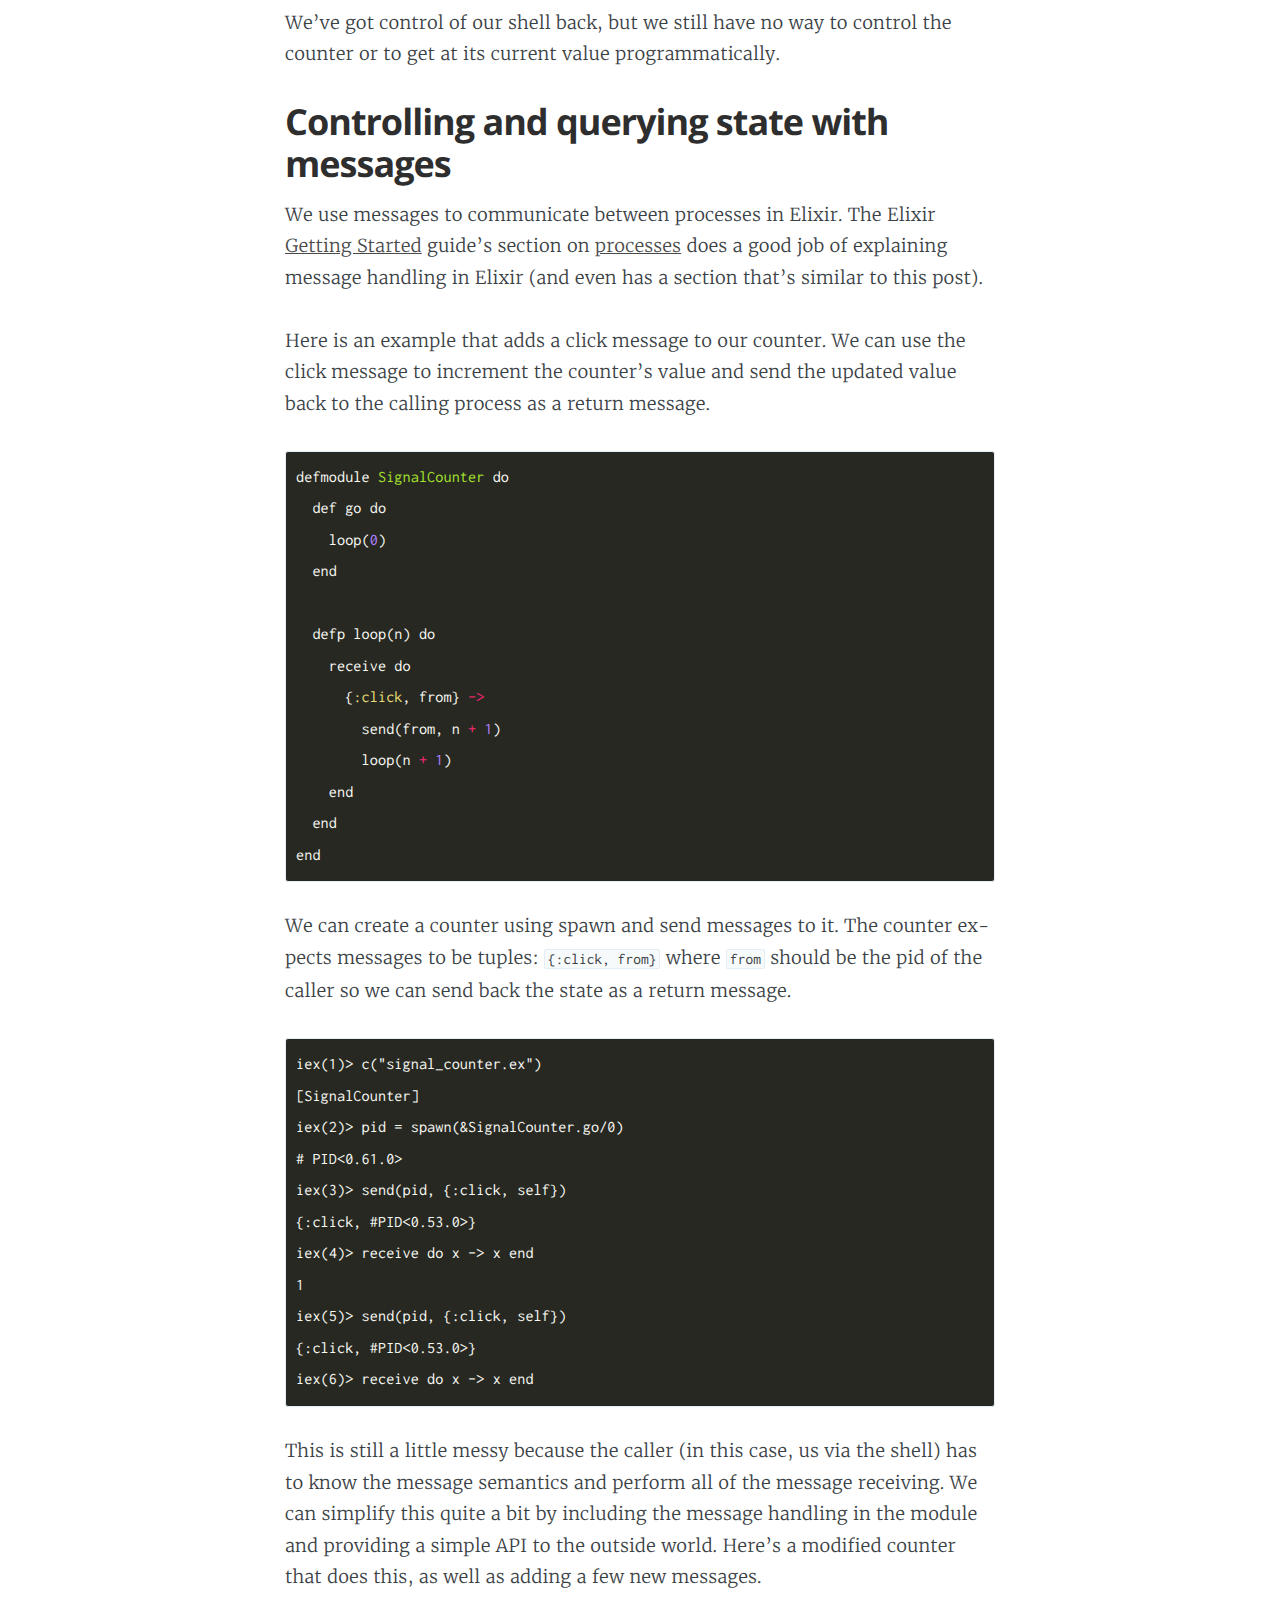
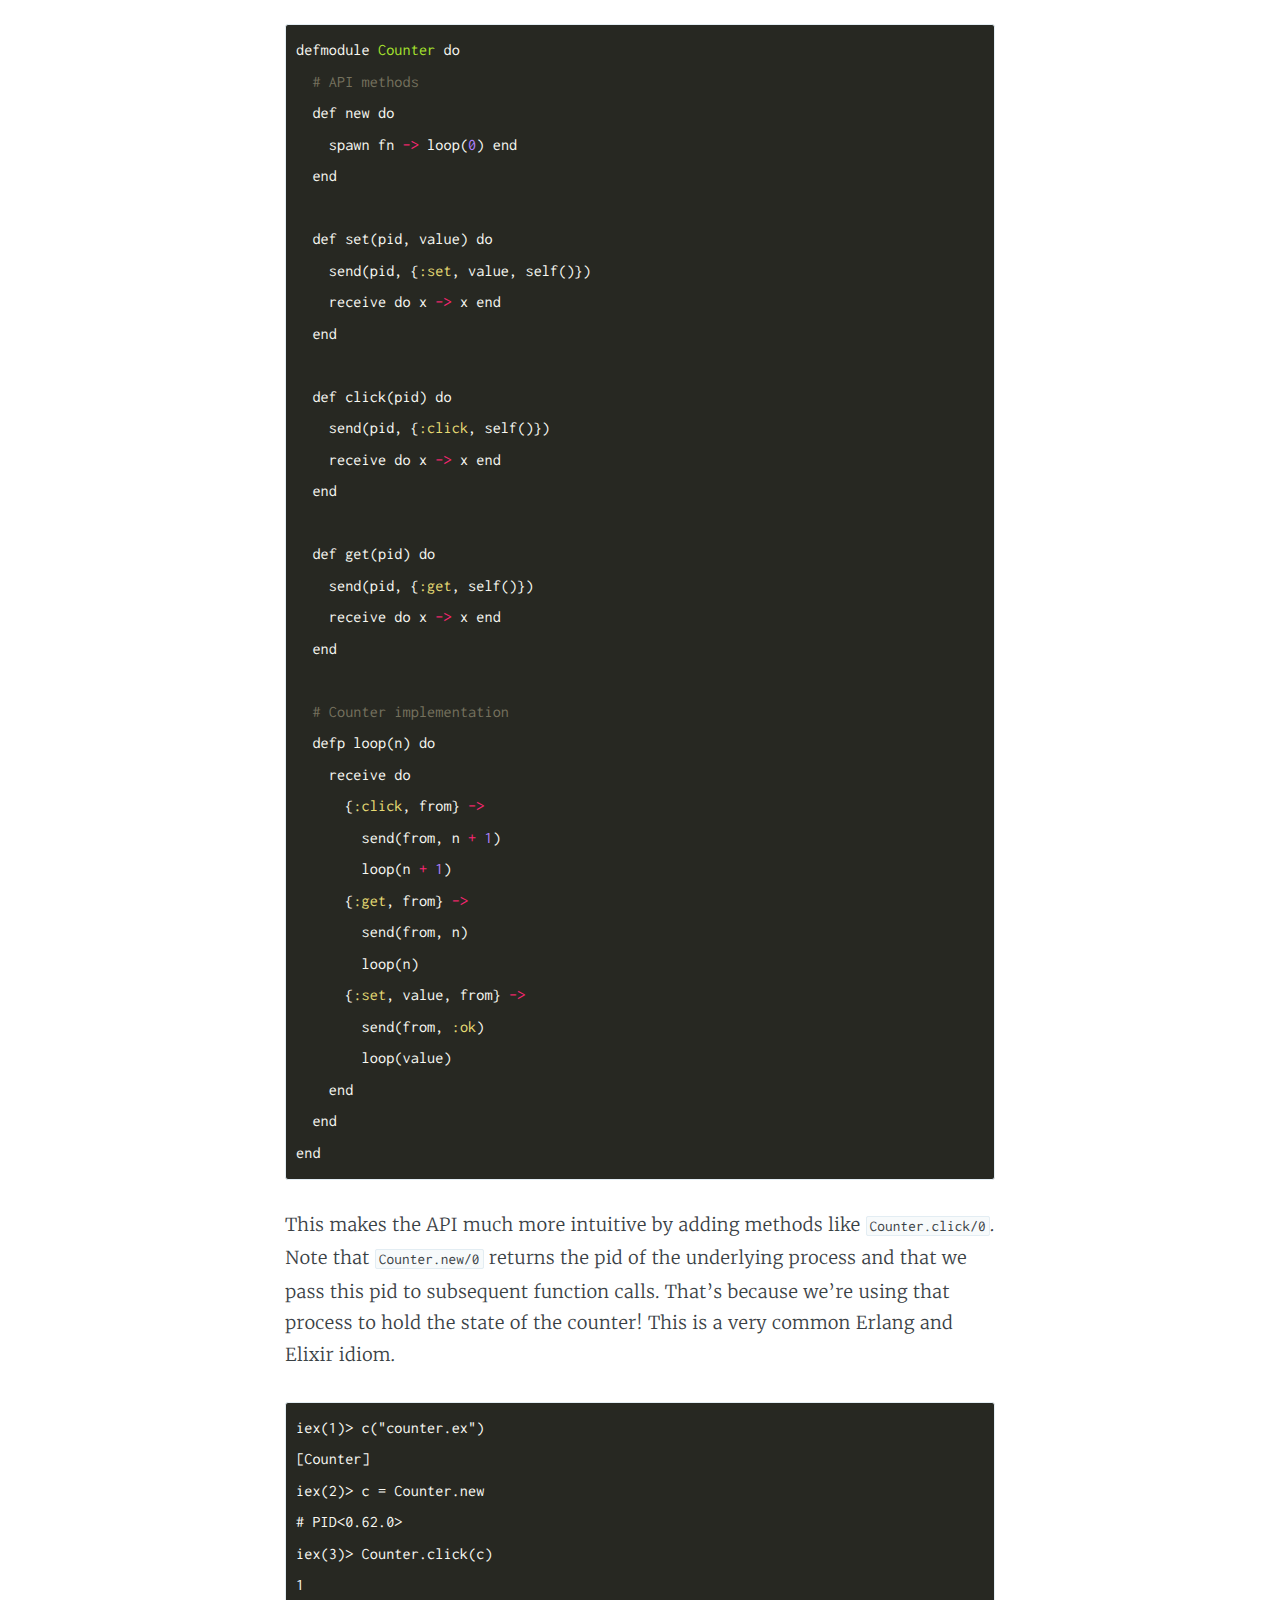
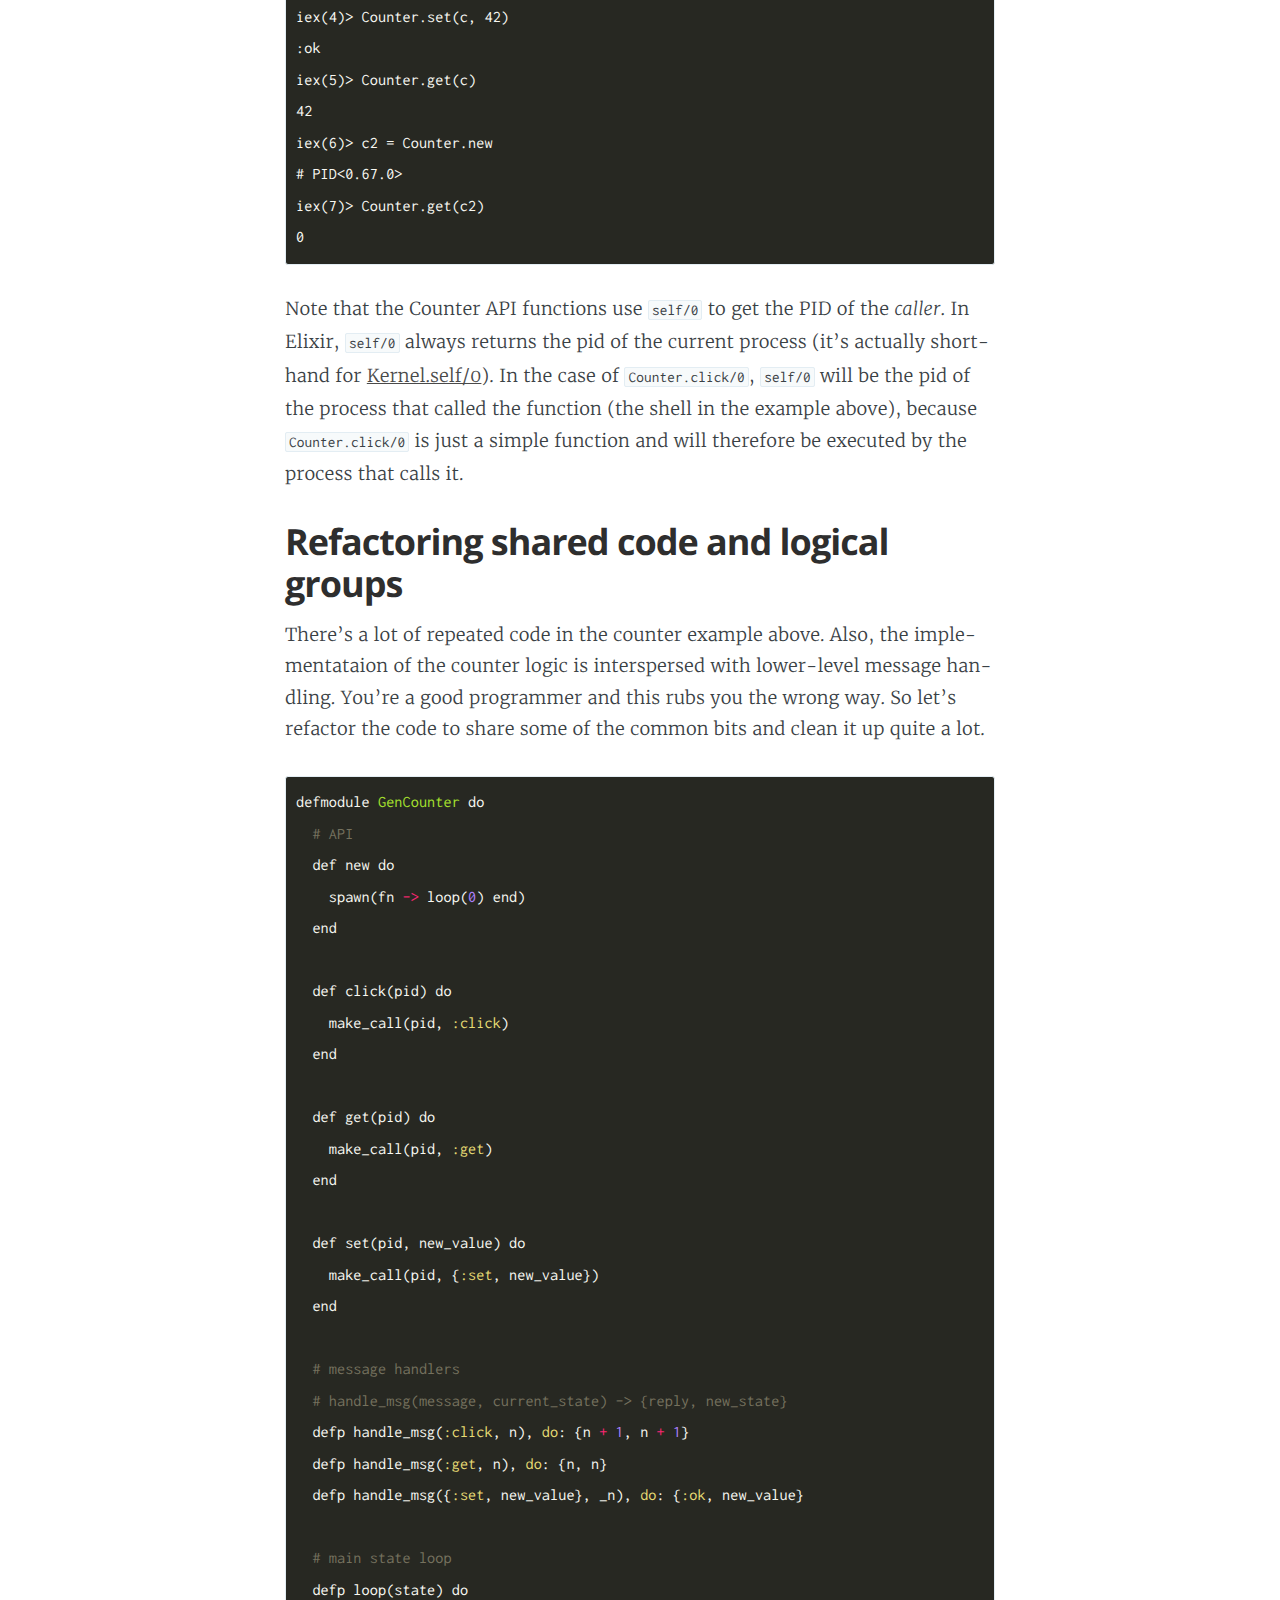
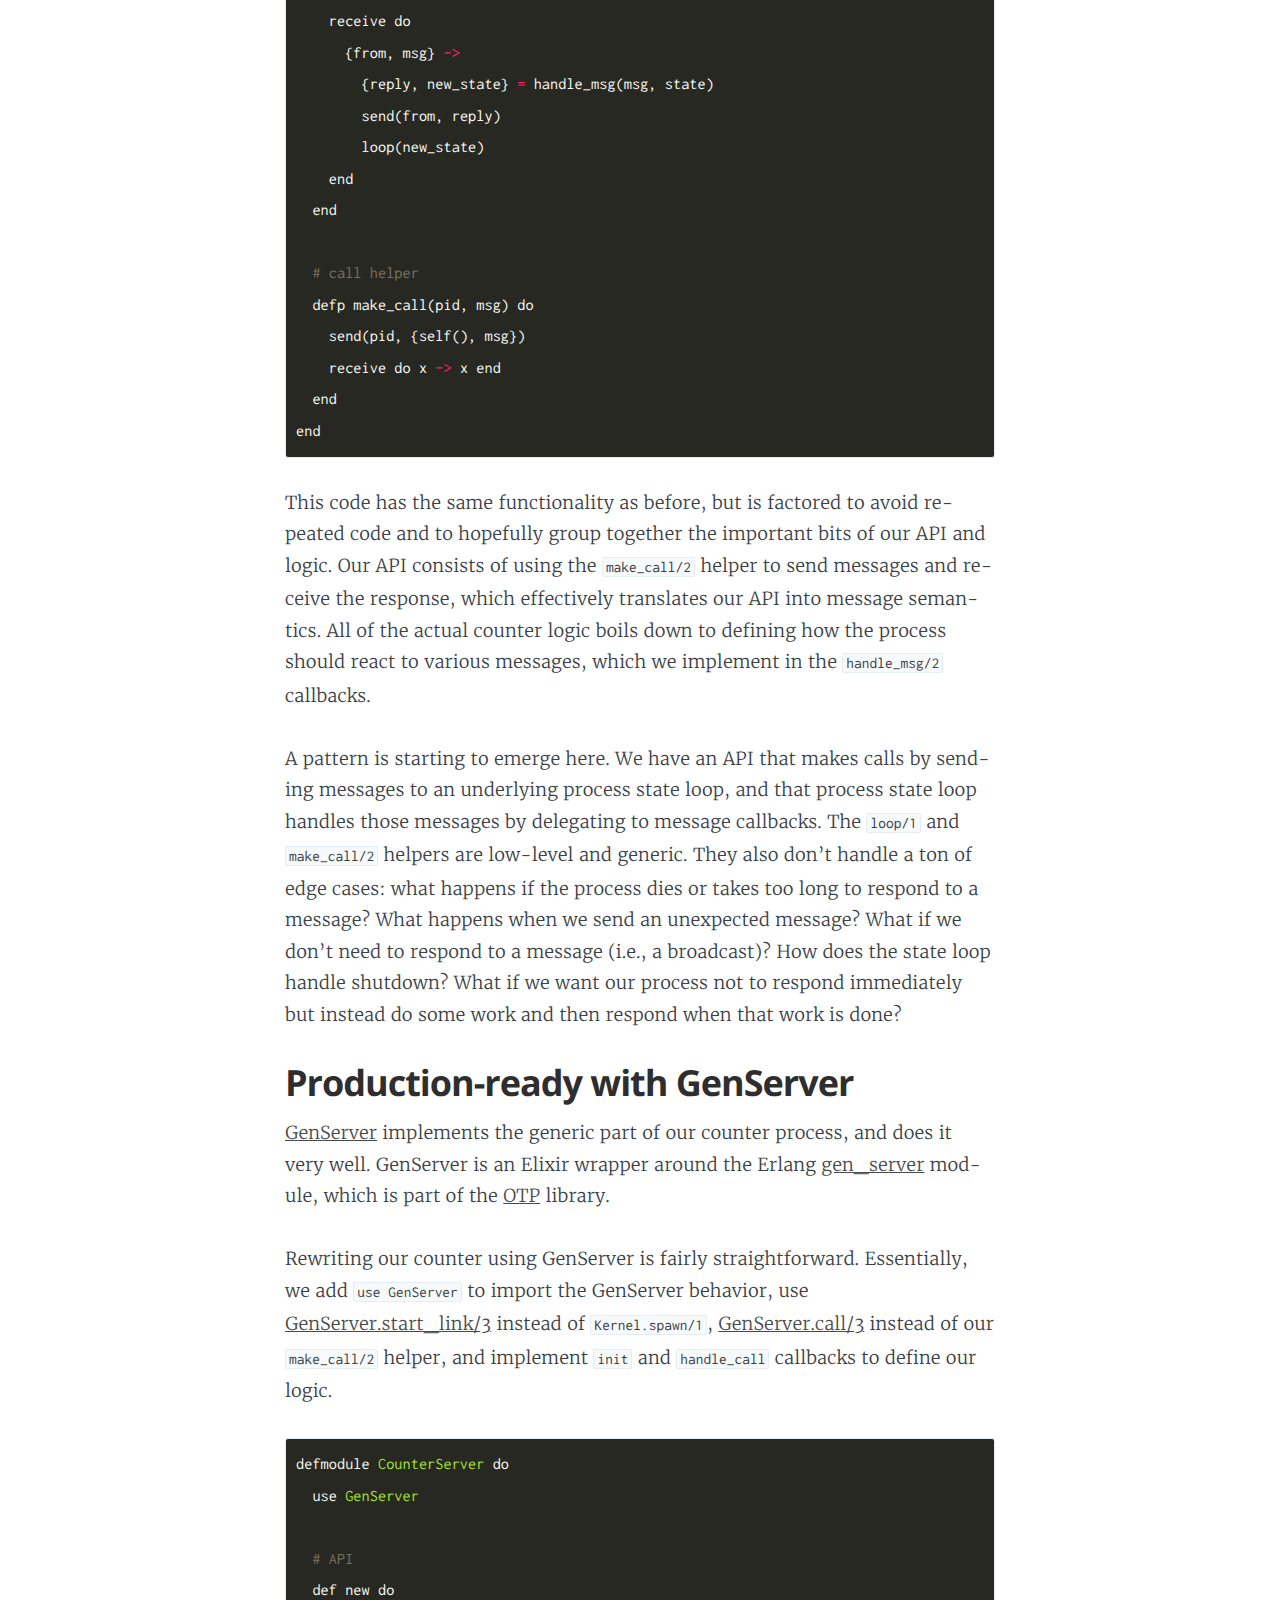
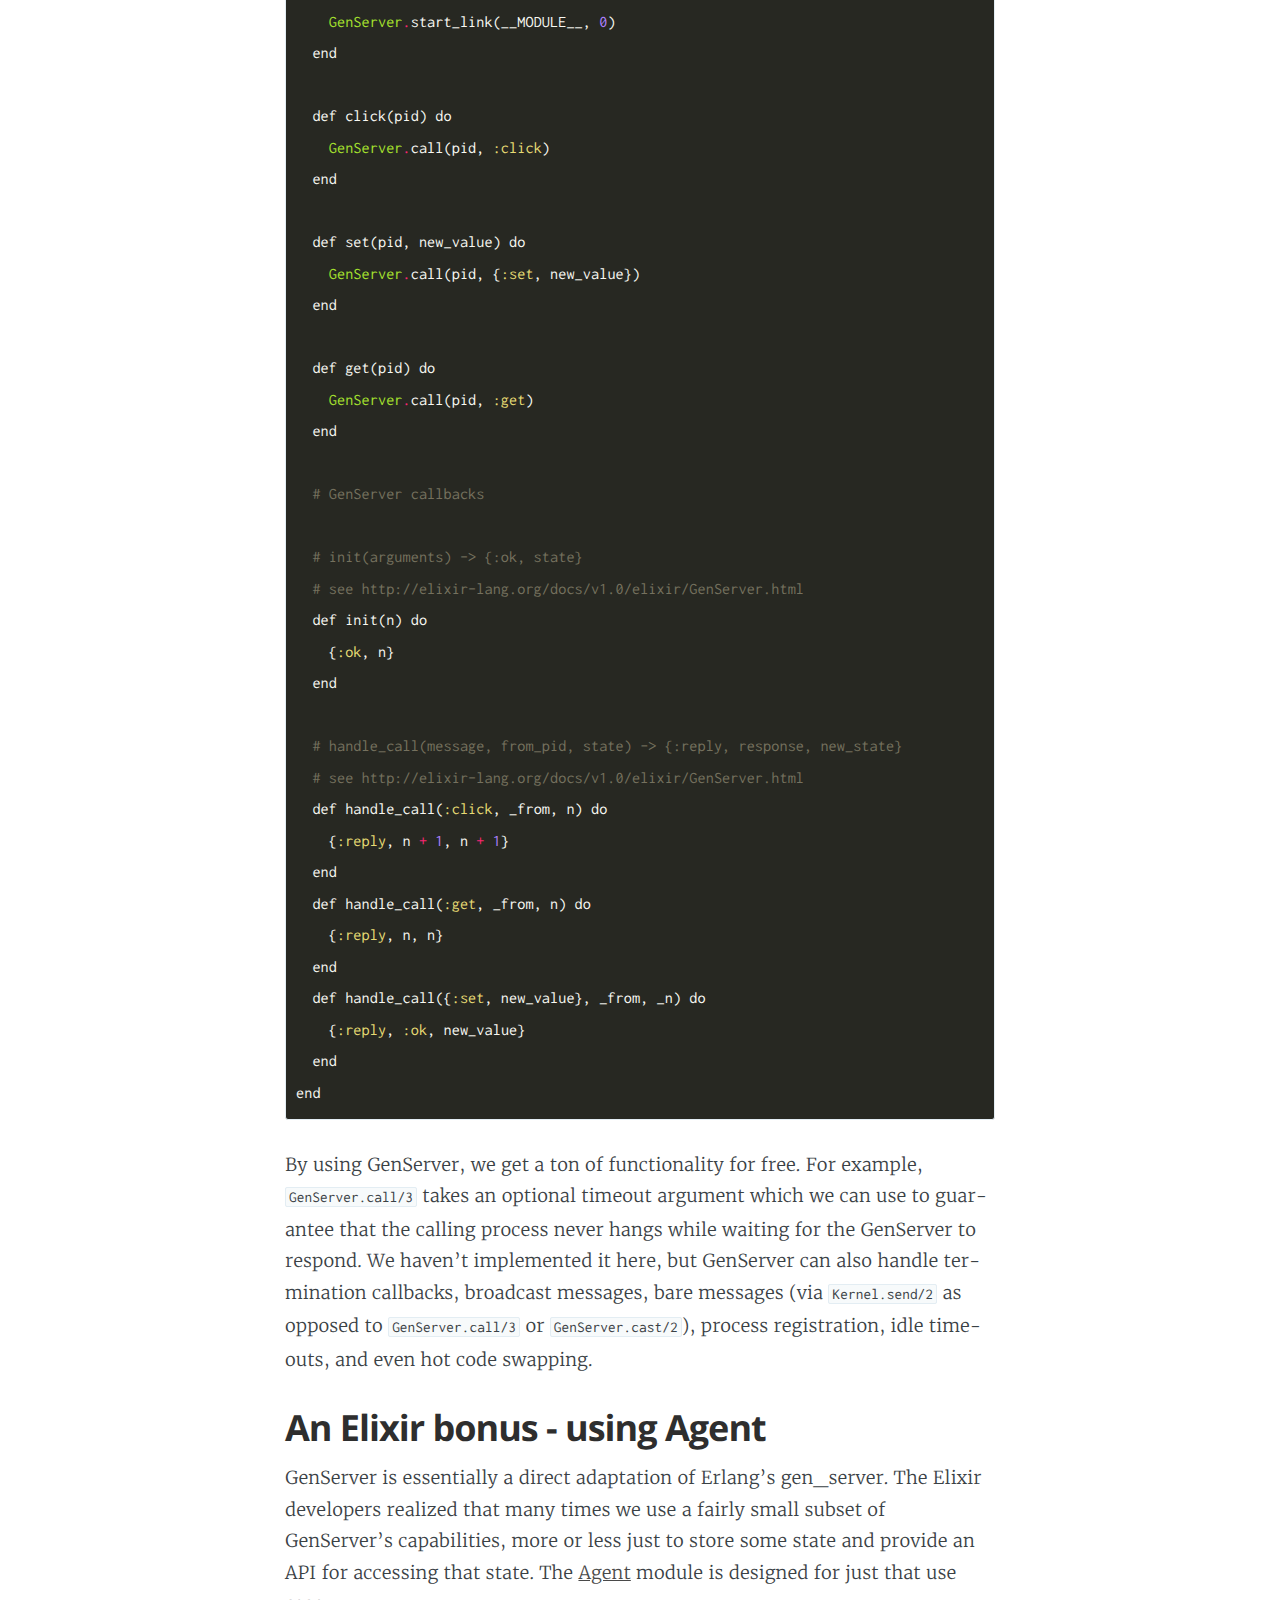
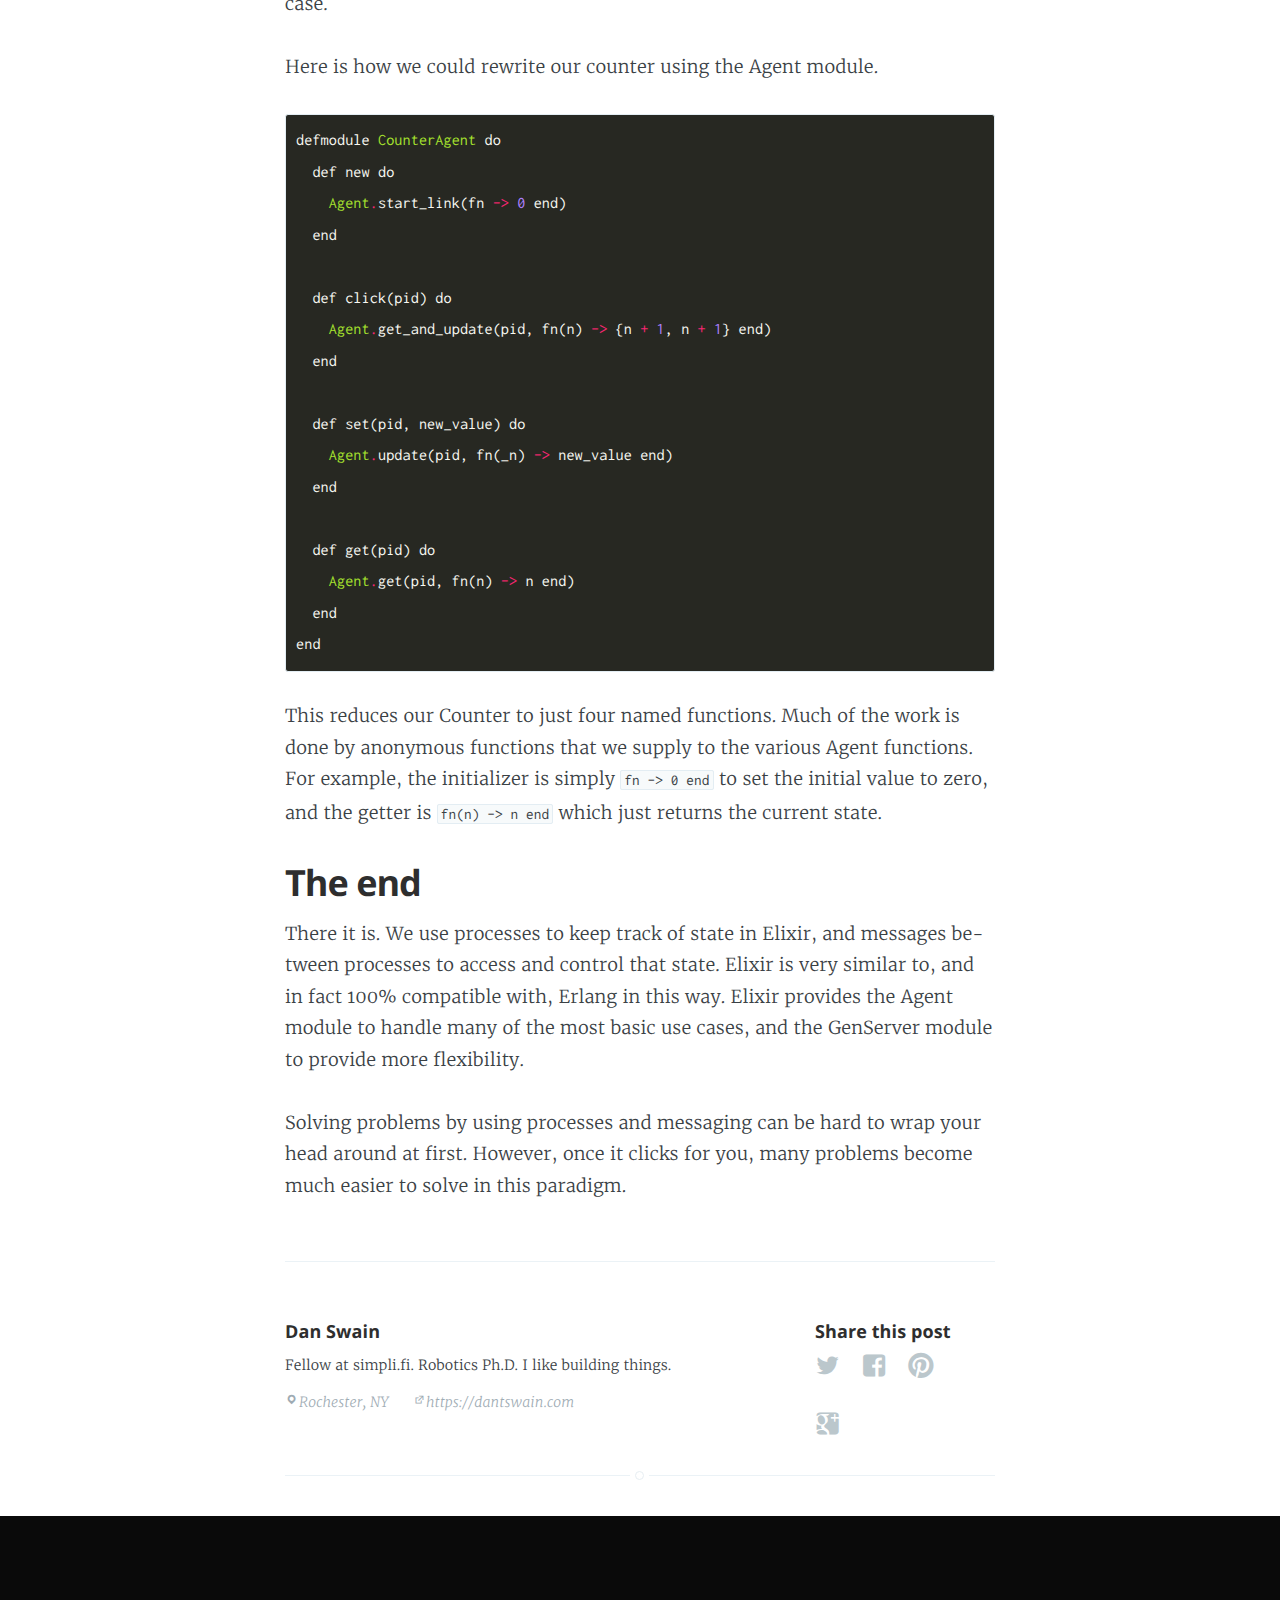
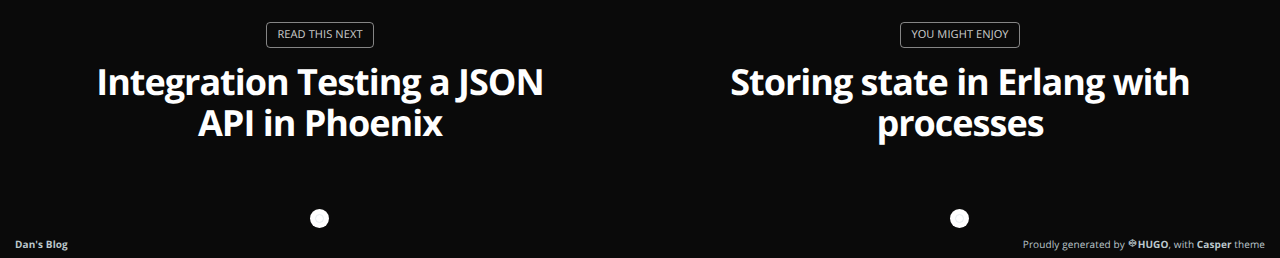
<file: 2015/01/06/storing-state-in-elixir-with-processes/index.html>
<!DOCTYPE html>
<html lang="en-us">
<head>

    <meta charset="utf-8" />
    <meta http-equiv="X-UA-Compatible" content="IE=edge" />

    
    
        <meta name="twitter:card" content="summary"/>
    



<meta name="twitter:title" content="Storing state in Elixir with processes"/>
<meta name="twitter:description" content=""/>
<meta name="twitter:site" content="@dantswain"/>



  	<meta property="og:title" content="Storing state in Elixir with processes &middot; Dan&#39;s Blog" />
  	<meta property="og:site_name" content="Dan&#39;s Blog" />
  	<meta property="og:url" content="https://dantswain.github.io/2015/01/06/storing-state-in-elixir-with-processes/" />

    
        
            <meta property="og:image" content="/images/flockBack.png"/>
        
    

    
    <meta property="og:description" content="" />
  	<meta property="og:type" content="article" />
    <meta property="article:published_time" content="2015-01-06T00:00:00Z" />

    
    

    <title>Storing state in Elixir with processes &middot; Dan&#39;s Blog</title>

    
    <meta name="description" content="I&amp;rsquo;ve been getting into Elixir lately. I&amp;rsquo;m still learning, and one thing that helps me learn new languages is to take a problem I&amp;rsquo;ve solved in " />
    

    <meta name="HandheldFriendly" content="True" />
    <meta name="viewport" content="width=device-width, initial-scale=1.0" />

    <link rel="shortcut icon" href="/images/favicon.ico">
	  <link rel="apple-touch-icon" href="/images/apple-touch-icon.png" />

    <link rel="stylesheet" type="text/css" href="/css/screen.css" />
    

    

    

    
      
          <link href="/index.xml" rel="alternate" type="application/rss+xml" title="Dan&#39;s Blog" />
      
      
    
    <meta name="generator" content="Hugo 0.32.4" />

    <link rel="canonical" href="https://dantswain.github.io/2015/01/06/storing-state-in-elixir-with-processes/" />

    
      
    
    <script type="application/ld+json">
{
    "@context": "https://schema.org",
    "@type": "Article",
    "publisher": {
        "@type": "Organization",
        "name": 
    },
    "author": {
        "@type": "Person",
        "name": ,
        
        "url": https://dantswain.com,
        "sameAs": [
            
            
             
             
             
             
             
            
        ],
        "description": Fellow at simpli.fi. Robotics Ph.D. I like building things. 
        
    },
    "headline": Storing state in Elixir with processes,
    "name": Storing state in Elixir with processes,
    "wordCount": 2231,
    "timeRequired": "PT11M",
    "inLanguage": {
      "@type": "Language",
      "alternateName": en
    },
    "url": https://dantswain.github.io/2015/01/06/storing-state-in-elixir-with-processes/,
    "datePublished": 2015-01-06T00:00Z,
    "dateModified": 2015-01-06T00:00Z,
    
    
    "description": ,
    "mainEntityOfPage": {
        "@type": "WebPage",
        "@id": https://dantswain.github.io/2015/01/06/storing-state-in-elixir-with-processes/
    }
}
    </script>
    


    

    
    <script>
      (function(i,s,o,g,r,a,m){i['GoogleAnalyticsObject']=r;i[r]=i[r]||function(){
      (i[r].q=i[r].q||[]).push(arguments)},i[r].l=1*new Date();a=s.createElement(o),
      m=s.getElementsByTagName(o)[0];a.async=1;a.src=g;m.parentNode.insertBefore(a,m)
      })(window,document,'script','//www.google-analytics.com/analytics.js','ga');

      ga('create', 'UA-30160681-1', 'auto');
      ga('send', 'pageview');

    </script>
    

    
</head>
<body class="nav-open">

 <div class="site-wrapper">

  
      <ul class="nav">
        
        
        
          
            <li class="nav-item">
              <a href="/about">About me</a>
            </li>
        
          
            <li class="nav-item">
              <a href="/">Home</a>
            </li>
        
        
      </ul>







<header class="main-header post-head no-cover">
    <nav class="main-nav overlay clearfix">


      
    </nav>

    


</header>



<main class="content" role="main">




  <article class="post post">
    <header class="post-header">
      <nav class="breadcrumb">
        
        
        
        
        
        
        
      </nav>


        <h1 class="post-title">Storing state in Elixir with processes</h1>
        <small></small>

        <section class="post-meta">
        
          <time class="post-date" datetime="2015-01-06T00:00:00Z">
            Jan 6, 2015
          </time>
        
         
        </section>
    </header>

    <section class="post-content">




<p>I&rsquo;ve been getting into <a href="http://elixir-lang.org">Elixir</a> lately. I&rsquo;m still
learning, and one thing that helps me learn new languages is to take a
problem I&rsquo;ve solved in another language and solve it in the new language.
A few months ago I wrote about
<a href="/blog/2014/09/27/storing-state-in-erlang-with-processes/">storing state in erlang with processes</a>
and I thought it would be an interesting exercise to convert that
discussion to Elixir.</p>

<p>I&rsquo;ll start out with a solution that&rsquo;s too simple to be useful.
Then, by adding functionality and refactoring,
show that a design pattern emerges that can be abstracted away from our
implementation details.  In this case, that pattern is a use-case for
<a href="http://elixir-lang.org/docs/v1.0/elixir/GenServer.html">GenServer</a> or
<a href="http://elixir-lang.org/docs/v1.0/elixir/Agent.html">Agent</a>, and I&rsquo;ll
show how we can solve this problem using those tools.</p>

<h2 id="state">State</h2>

<p>State is how we make programs do non-trivial things. A
video game&rsquo;s states might include the position of the player, or a
count of the number of bad guys that have been defeated.  In most
programming languages, we could
count dead badguys by assigning the count to a variable and then updating
that value each time another bad guy is defeated.  Elixir, however, doesn&rsquo;t
allow us to keep around the value of a variable without actually carrying
around a reference to that variable, which would get very cumbersome.
So how do we keep track of state in Elixir?  The answer is by using
processes.</p>

<h2 id="state-is-easy-in-object-oriented-languages">State is easy in object-oriented languages</h2>

<p>We&rsquo;ll use an example of a counter throughout the rest of this post.  By a counter,
I just mean a simple piece of code that&rsquo;s capable of keeping a count value and
provides an API to increment and/or access the value of the count.  This is a
very simple example of <em>state</em>; the state of the counter is the value of the
count.</p>

<p>Object-oriented languages make it really easy and natural to store state in
class instance variables.  For example, to implement a simple counter in
Ruby we could do something like this.</p>
<div class="highlight"><pre style="color:#f8f8f2;background-color:#272822;-moz-tab-size:4;-o-tab-size:4;tab-size:4"><code class="language-ruby" data-lang="ruby"><span style="color:#75715e"># a simple object-oriented counter in Ruby</span>
<span style="color:#66d9ef">class</span> <span style="color:#a6e22e">Counter</span>
  <span style="color:#66d9ef">def</span> <span style="color:#a6e22e"></span><span style="color:#f92672"></span><span style="color:#a6e22e">initialize</span>
    @count <span style="color:#f92672">=</span> <span style="color:#ae81ff">0</span>
  <span style="color:#f92672"></span><span style="color:#66d9ef">end</span>

  <span style="color:#66d9ef">def</span> <span style="color:#a6e22e"></span><span style="color:#f92672"></span><span style="color:#a6e22e">click</span>
    @count <span style="color:#f92672">+=</span> <span style="color:#ae81ff">1</span>
  <span style="color:#f92672"></span><span style="color:#66d9ef">end</span>
<span style="color:#66d9ef">end</span>

c <span style="color:#f92672">=</span> <span style="color:#66d9ef">Counter</span><span style="color:#f92672">.</span>new
c<span style="color:#f92672">.</span>click <span style="color:#75715e"># =&gt; @count is now 1</span>
c<span style="color:#f92672">.</span>click <span style="color:#75715e"># =&gt; @count is now 2</span></code></pre></div>
<p><code>@count</code> is an instance variable of the <code>Counter</code> class.  When we create
a new instance of the <code>Counter</code> class by calling <code>Counter.new</code>, <code>@count</code>
gets initialized to a value of 0 in the constructor (<code>initialize</code>).   Each
time we call the <code>click</code> method, the value of <code>@count</code> is incremented by 1.
<code>@count</code> holds the <em>state</em> of the counter.  We can easily create multiple counters,
each with its own independent state.</p>
<div class="highlight"><pre style="color:#f8f8f2;background-color:#272822;-moz-tab-size:4;-o-tab-size:4;tab-size:4"><code class="language-ruby" data-lang="ruby">c1 <span style="color:#f92672">=</span> <span style="color:#66d9ef">Counter</span><span style="color:#f92672">.</span>new
c2 <span style="color:#f92672">=</span> <span style="color:#66d9ef">Counter</span><span style="color:#f92672">.</span>new
c1<span style="color:#f92672">.</span>click <span style="color:#75715e"># =&gt; 1</span>
c1<span style="color:#f92672">.</span>click <span style="color:#75715e"># =&gt; 2</span>
c2<span style="color:#f92672">.</span>click <span style="color:#75715e"># =&gt; 1</span></code></pre></div>
<p>In Elixir, we COULD do the following.</p>
<div class="highlight"><pre style="color:#f8f8f2;background-color:#272822;-moz-tab-size:4;-o-tab-size:4;tab-size:4"><code class="language-elixir" data-lang="elixir">defmodule <span style="color:#a6e22e">Counter</span> do
  def new do
    <span style="color:#ae81ff">0</span>
  end

  def click(counter) do
    counter <span style="color:#f92672">+=</span> <span style="color:#ae81ff">1</span>
  end
end

c <span style="color:#f92672">=</span> <span style="color:#a6e22e">Counter</span><span style="color:#f92672">.</span>new       <span style="color:#75715e"># c = 0</span>
c <span style="color:#f92672">=</span> <span style="color:#a6e22e">Counter</span><span style="color:#f92672">.</span>click(c)  <span style="color:#75715e"># c = 1</span>
c <span style="color:#f92672">=</span> <span style="color:#a6e22e">Counter</span><span style="color:#f92672">.</span>click(c)  <span style="color:#75715e"># c = 2</span></code></pre></div>
<p>That is, we could just keep using the count value.  This has some obvious
limitations.  What if we want more than one process to be able to
increment the counter?  Each process would have to know the counter&rsquo;s value,
and keeping them all consistent would be very cumbersome.</p>

<h2 id="recursion-and-state">Recursion and state</h2>

<p>So how do we keep state in Elixir?  We can get part of the way there using
recursion by passing state from the intial function call to the next and
so on.  Here is an example of a counter in Elixir that prints out the value
as it increments with each recursive function call.</p>
<div class="highlight"><pre style="color:#f8f8f2;background-color:#272822;-moz-tab-size:4;-o-tab-size:4;tab-size:4"><code class="language-elixir" data-lang="elixir">defmodule <span style="color:#a6e22e">LoopCounter</span> do
  def go, <span style="color:#e6db74">do</span>: go(<span style="color:#ae81ff">0</span>)

  defp go(n) do
    <span style="color:#a6e22e">IO</span><span style="color:#f92672">.</span>puts(<span style="color:#e6db74">&#34;n is </span><span style="color:#e6db74">#{</span>n<span style="color:#e6db74">}</span><span style="color:#e6db74">&#34;</span>)
    <span style="color:#75715e"># just to make sure this doesn&#39;t blow up our terminal</span>
    <span style="color:#e6db74">:timer</span><span style="color:#f92672">.</span>sleep(<span style="color:#ae81ff">1000</span>)
    go(n <span style="color:#f92672">+</span> <span style="color:#ae81ff">1</span>)
  end
end</code></pre></div>
<p>Running this code from the iex shell will take over the shell
because the function <code>LoopCounter.go</code> never returns.  You can
either exit the shell with the usual Control-g q or kill
the job and connect to a new local shell with Control-g followed
by k (kill the job), s (start a new shell), c (connect to the new
shell).</p>
<div class="highlight"><pre style="color:#f8f8f2;background-color:#272822;-moz-tab-size:4;-o-tab-size:4;tab-size:4"><code class="language-iex" data-lang="iex">iex(1)&gt; c(&#34;loop_counter.ex&#34;)
[LoopCounter]
iex(2)&gt; LoopCounter.go
n is 0
n is 1
n is 2
n is 3

User switch command
--&gt; k
--&gt; s
--&gt; c</code></pre></div>
<p>In <code>LoopCounter</code>, we use the input parameter <code>n</code> to the <code>go/1</code> function
to keep track of our state, and we increment it by recursively calling
the same function with <code>n + 1</code> as the parameter for the next call.  The
fact that we&rsquo;re able to increment the value means that we are keeping
track of the counter&rsquo;s state.  It&rsquo;s just not very useful at this point
because the recursive call loop completely takes over the current
Elixir process.</p>

<p>We could use <a href="http://elixir-lang.org/docs/v1.0/elixir/Kernel.html#spawn/1">Kernel.spawn/1</a>
to break our counter loop away from the main process (our shell) and
<a href="http://elixir-lang.org/docs/v1.0/elixir/Process.html#exit/2">Process.exit/2</a> to
stop it.</p>
<div class="highlight"><pre style="color:#f8f8f2;background-color:#272822;-moz-tab-size:4;-o-tab-size:4;tab-size:4"><code class="language-iex" data-lang="iex">iex(1)&gt; pid = spawn(&amp;LoopCounter.go/0)
n is 0
# PID&lt;0.55.0&gt;
n is 1
n is 2
n is 3
n is 4
n is 5
n is 6
n is 7
iex(2)&gt; Process.exit(pid, :exit)
true</code></pre></div>
<p>We&rsquo;ve got control of our shell back, but we still have no way to
control the counter or to get at its current value programmatically.</p>

<h2 id="controlling-and-querying-state-with-messages">Controlling and querying state with messages</h2>

<p>We use messages to communicate between processes in Elixir.  The Elixir
<a href="http://elixir-lang.org/getting-started/introduction.html">Getting Started</a>
guide&rsquo;s section on <a href="http://elixir-lang.org/getting-started/processes.html">processes</a>
does a good job of explaining message handling in Elixir (and even has a section
that&rsquo;s similar to this post).</p>

<p>Here is an example that adds a click message to our counter.  We can use
the click message to increment the counter&rsquo;s value
and send the updated value back to the calling process
as a return message.</p>
<div class="highlight"><pre style="color:#f8f8f2;background-color:#272822;-moz-tab-size:4;-o-tab-size:4;tab-size:4"><code class="language-elixir" data-lang="elixir">defmodule <span style="color:#a6e22e">SignalCounter</span> do
  def go do
    loop(<span style="color:#ae81ff">0</span>)
  end

  defp loop(n) do
    receive do
      {<span style="color:#e6db74">:click</span>, from} <span style="color:#f92672">-&gt;</span>
        send(from, n <span style="color:#f92672">+</span> <span style="color:#ae81ff">1</span>)
        loop(n <span style="color:#f92672">+</span> <span style="color:#ae81ff">1</span>)
    end
  end
end</code></pre></div>
<p>We can create a counter using spawn and send messages to it. The counter
expects messages to be tuples: <code>{:click, from}</code>  where <code>from</code> should be
the pid of the caller so we can send back the state as a return message.</p>
<div class="highlight"><pre style="color:#f8f8f2;background-color:#272822;-moz-tab-size:4;-o-tab-size:4;tab-size:4"><code class="language-iex" data-lang="iex">iex(1)&gt; c(&#34;signal_counter.ex&#34;)
[SignalCounter]
iex(2)&gt; pid = spawn(&amp;SignalCounter.go/0)
# PID&lt;0.61.0&gt;
iex(3)&gt; send(pid, {:click, self})
{:click, #PID&lt;0.53.0&gt;}
iex(4)&gt; receive do x -&gt; x end
1
iex(5)&gt; send(pid, {:click, self})
{:click, #PID&lt;0.53.0&gt;}
iex(6)&gt; receive do x -&gt; x end</code></pre></div>
<p>This is still a little messy because the caller (in this case, us via
the shell) has to know the message semantics and perform all of the
message receiving.  We can simplify this quite a bit by including the
message handling in the module and providing a simple API to the outside
world.  Here&rsquo;s a modified counter that does this, as well as adding
a few new messages.</p>
<div class="highlight"><pre style="color:#f8f8f2;background-color:#272822;-moz-tab-size:4;-o-tab-size:4;tab-size:4"><code class="language-elixir" data-lang="elixir">defmodule <span style="color:#a6e22e">Counter</span> do
  <span style="color:#75715e"># API methods</span>
  def new do
    spawn fn <span style="color:#f92672">-&gt;</span> loop(<span style="color:#ae81ff">0</span>) end
  end

  def set(pid, value) do
    send(pid, {<span style="color:#e6db74">:set</span>, value, self()})
    receive do x <span style="color:#f92672">-&gt;</span> x end
  end

  def click(pid) do
    send(pid, {<span style="color:#e6db74">:click</span>, self()})
    receive do x <span style="color:#f92672">-&gt;</span> x end
  end

  def get(pid) do
    send(pid, {<span style="color:#e6db74">:get</span>, self()})
    receive do x <span style="color:#f92672">-&gt;</span> x end
  end

  <span style="color:#75715e"># Counter implementation</span>
  defp loop(n) do
    receive do
      {<span style="color:#e6db74">:click</span>, from} <span style="color:#f92672">-&gt;</span>
        send(from, n <span style="color:#f92672">+</span> <span style="color:#ae81ff">1</span>)
        loop(n <span style="color:#f92672">+</span> <span style="color:#ae81ff">1</span>)
      {<span style="color:#e6db74">:get</span>, from} <span style="color:#f92672">-&gt;</span>
        send(from, n)
        loop(n)
      {<span style="color:#e6db74">:set</span>, value, from} <span style="color:#f92672">-&gt;</span>
        send(from, <span style="color:#e6db74">:ok</span>)
        loop(value)
    end
  end
end</code></pre></div>
<p>This makes the API much more intuitive by adding methods like <code>Counter.click/0</code>.
Note that <code>Counter.new/0</code> returns the pid of the underlying process and that
we pass this pid to subsequent function calls.  That&rsquo;s because we&rsquo;re using
that process to hold the state of the counter!  This is a very common
Erlang and Elixir idiom.</p>
<div class="highlight"><pre style="color:#f8f8f2;background-color:#272822;-moz-tab-size:4;-o-tab-size:4;tab-size:4"><code class="language-iex" data-lang="iex">iex(1)&gt; c(&#34;counter.ex&#34;)
[Counter]
iex(2)&gt; c = Counter.new
# PID&lt;0.62.0&gt;
iex(3)&gt; Counter.click(c)
1
iex(4)&gt; Counter.set(c, 42)
:ok
iex(5)&gt; Counter.get(c)
42
iex(6)&gt; c2 = Counter.new
# PID&lt;0.67.0&gt;
iex(7)&gt; Counter.get(c2)
0</code></pre></div>
<p>Note that the Counter API functions use <code>self/0</code> to get the PID of the <em>caller</em>.
 In Elixir, <code>self/0</code>
always returns the pid of the current process (it&rsquo;s actually shorthand for
<a href="http://elixir-lang.org/docs/v1.0/elixir/Kernel.html#self/0">Kernel.self/0</a>).
In the case of <code>Counter.click/0</code>,
<code>self/0</code> will be the pid of the process that called the function (the shell in
the example above), because <code>Counter.click/0</code> is just a simple function and will
therefore be executed by the process that calls it.</p>

<h2 id="refactoring-shared-code-and-logical-groups">Refactoring shared code and logical groups</h2>

<p>There&rsquo;s a lot of repeated code in the counter example above. Also, the
implementataion of the counter logic is interspersed with lower-level message
handling.  You&rsquo;re a good programmer and this rubs you the wrong way.
So let&rsquo;s refactor the code to share some of the common bits and clean it up quite a lot.</p>
<div class="highlight"><pre style="color:#f8f8f2;background-color:#272822;-moz-tab-size:4;-o-tab-size:4;tab-size:4"><code class="language-elixir" data-lang="elixir">defmodule <span style="color:#a6e22e">GenCounter</span> do
  <span style="color:#75715e"># API</span>
  def new do
    spawn(fn <span style="color:#f92672">-&gt;</span> loop(<span style="color:#ae81ff">0</span>) end)
  end

  def click(pid) do
    make_call(pid, <span style="color:#e6db74">:click</span>)
  end

  def get(pid) do
    make_call(pid, <span style="color:#e6db74">:get</span>)
  end

  def set(pid, new_value) do
    make_call(pid, {<span style="color:#e6db74">:set</span>, new_value})
  end

  <span style="color:#75715e"># message handlers</span>
  <span style="color:#75715e"># handle_msg(message, current_state) -&gt; {reply, new_state}</span>
  defp handle_msg(<span style="color:#e6db74">:click</span>, n), <span style="color:#e6db74">do</span>: {n <span style="color:#f92672">+</span> <span style="color:#ae81ff">1</span>, n <span style="color:#f92672">+</span> <span style="color:#ae81ff">1</span>}
  defp handle_msg(<span style="color:#e6db74">:get</span>, n), <span style="color:#e6db74">do</span>: {n, n}
  defp handle_msg({<span style="color:#e6db74">:set</span>, new_value}, _n), <span style="color:#e6db74">do</span>: {<span style="color:#e6db74">:ok</span>, new_value}

  <span style="color:#75715e"># main state loop</span>
  defp loop(state) do
    receive do
      {from, msg} <span style="color:#f92672">-&gt;</span>
        {reply, new_state} <span style="color:#f92672">=</span> handle_msg(msg, state)
        send(from, reply)
        loop(new_state)
    end
  end

  <span style="color:#75715e"># call helper</span>
  defp make_call(pid, msg) do
    send(pid, {self(), msg})
    receive do x <span style="color:#f92672">-&gt;</span> x end
  end
end</code></pre></div>
<p>This code has the same functionality as before, but is factored
to avoid repeated code and to hopefully group together the important bits of
our API and logic.  Our API consists of using the <code>make_call/2</code> helper
to send messages and receive the response, which effectively translates
our API into message semantics.  All of the actual counter logic boils down to
defining how the process should react to various messages,
which we implement in the <code>handle_msg/2</code> callbacks.</p>

<p>A pattern is starting to emerge here. We have an API that makes calls by
sending messages to an underlying process state loop, and that process
state loop handles those messages by delegating to message callbacks.  The
<code>loop/1</code> and <code>make_call/2</code> helpers are low-level and generic.  They also
don&rsquo;t handle a ton of edge cases: what happens if the process dies or takes
too long to respond to a message? What happens when we send an unexpected message?
What if we don&rsquo;t need to respond to a message (i.e., a broadcast)?  How does
the state loop handle shutdown?  What if we want our process not to respond
immediately but instead do some work and then respond when that work is done?</p>

<h2 id="production-ready-with-genserver">Production-ready with GenServer</h2>

<p><a href="http://elixir-lang.org/docs/v1.0/elixir/GenServer.html">GenServer</a> implements
the generic part of our counter process, and does it very well.  GenServer is an
Elixir wrapper around the Erlang
<a href="http://www.erlang.org/doc/design_principles/gen_server_concepts.html">gen_server</a>
module, which is part of the <a href="http://www.erlang.org/doc/design_principles/des_princ.html">OTP</a>
library.</p>

<p>Rewriting our counter using GenServer is fairly straightforward.  Essentially,
we add <code>use GenServer</code> to import the GenServer behavior, use
<a href="http://elixir-lang.org/docs/v1.0/elixir/GenServer.html#start_link/3">GenServer.start_link/3</a>
instead of <code>Kernel.spawn/1</code>,
<a href="http://elixir-lang.org/docs/v1.0/elixir/GenServer.html#call/3">GenServer.call/3</a> instead of
our <code>make_call/2</code> helper, and implement <code>init</code> and <code>handle_call</code> callbacks to define
our logic.</p>
<div class="highlight"><pre style="color:#f8f8f2;background-color:#272822;-moz-tab-size:4;-o-tab-size:4;tab-size:4"><code class="language-elixir" data-lang="elixir">defmodule <span style="color:#a6e22e">CounterServer</span> do
  use <span style="color:#a6e22e">GenServer</span>

  <span style="color:#75715e"># API</span>
  def new do
    <span style="color:#a6e22e">GenServer</span><span style="color:#f92672">.</span>start_link(__MODULE__, <span style="color:#ae81ff">0</span>)
  end

  def click(pid) do
    <span style="color:#a6e22e">GenServer</span><span style="color:#f92672">.</span>call(pid, <span style="color:#e6db74">:click</span>)
  end

  def set(pid, new_value) do
    <span style="color:#a6e22e">GenServer</span><span style="color:#f92672">.</span>call(pid, {<span style="color:#e6db74">:set</span>, new_value})
  end

  def get(pid) do
    <span style="color:#a6e22e">GenServer</span><span style="color:#f92672">.</span>call(pid, <span style="color:#e6db74">:get</span>)
  end

  <span style="color:#75715e"># GenServer callbacks</span>

  <span style="color:#75715e"># init(arguments) -&gt; {:ok, state}</span>
  <span style="color:#75715e"># see http://elixir-lang.org/docs/v1.0/elixir/GenServer.html</span>
  def init(n) do
    {<span style="color:#e6db74">:ok</span>, n}
  end

  <span style="color:#75715e"># handle_call(message, from_pid, state) -&gt; {:reply, response, new_state}</span>
  <span style="color:#75715e"># see http://elixir-lang.org/docs/v1.0/elixir/GenServer.html</span>
  def handle_call(<span style="color:#e6db74">:click</span>, _from, n) do
    {<span style="color:#e6db74">:reply</span>, n <span style="color:#f92672">+</span> <span style="color:#ae81ff">1</span>, n <span style="color:#f92672">+</span> <span style="color:#ae81ff">1</span>}
  end
  def handle_call(<span style="color:#e6db74">:get</span>, _from, n) do
    {<span style="color:#e6db74">:reply</span>, n, n}
  end
  def handle_call({<span style="color:#e6db74">:set</span>, new_value}, _from, _n) do
    {<span style="color:#e6db74">:reply</span>, <span style="color:#e6db74">:ok</span>, new_value}
  end
end</code></pre></div>
<p>By using GenServer, we get a ton of functionality for free.  For example,
<code>GenServer.call/3</code> takes an optional timeout argument which we can use to
guarantee that the calling process never hangs while waiting for the GenServer
to respond.  We haven&rsquo;t implemented it here, but GenServer can also handle
termination callbacks, broadcast messages, bare messages (via <code>Kernel.send/2</code>
as opposed to <code>GenServer.call/3</code> or <code>GenServer.cast/2</code>), process
registration, idle timeouts, and even hot code swapping.</p>

<h2 id="an-elixir-bonus-using-agent">An Elixir bonus - using Agent</h2>

<p>GenServer is essentially a direct adaptation of Erlang&rsquo;s gen_server.  The Elixir
developers realized that many times we use a fairly small subset of GenServer&rsquo;s
capabilities, more or less just to store some state and provide an
API for accessing that state.  The
<a href="http://elixir-lang.org/docs/v1.0/elixir/Agent.html">Agent</a> module is designed
for just that use case.</p>

<p>Here is how we could rewrite our counter using the Agent module.</p>
<div class="highlight"><pre style="color:#f8f8f2;background-color:#272822;-moz-tab-size:4;-o-tab-size:4;tab-size:4"><code class="language-elixir" data-lang="elixir">defmodule <span style="color:#a6e22e">CounterAgent</span> do
  def new do
    <span style="color:#a6e22e">Agent</span><span style="color:#f92672">.</span>start_link(fn <span style="color:#f92672">-&gt;</span> <span style="color:#ae81ff">0</span> end)
  end

  def click(pid) do
    <span style="color:#a6e22e">Agent</span><span style="color:#f92672">.</span>get_and_update(pid, fn(n) <span style="color:#f92672">-&gt;</span> {n <span style="color:#f92672">+</span> <span style="color:#ae81ff">1</span>, n <span style="color:#f92672">+</span> <span style="color:#ae81ff">1</span>} end)
  end

  def set(pid, new_value) do
    <span style="color:#a6e22e">Agent</span><span style="color:#f92672">.</span>update(pid, fn(_n) <span style="color:#f92672">-&gt;</span> new_value end)
  end

  def get(pid) do
    <span style="color:#a6e22e">Agent</span><span style="color:#f92672">.</span>get(pid, fn(n) <span style="color:#f92672">-&gt;</span> n end)
  end
end</code></pre></div>
<p>This reduces our Counter to just four named functions.  Much of the work
is done by anonymous functions that we supply to the various
Agent functions.  For example, the initializer is simply <code>fn -&gt; 0 end</code> to
set the initial value to zero, and the getter is <code>fn(n) -&gt; n end</code> which
just returns the current state.</p>

<h2 id="the-end">The end</h2>

<p>There it is.  We use processes to keep track of state in Elixir, and
messages between processes to access and control that state.  Elixir
is very similar to, and in fact 100% compatible with,
Erlang in this way.  Elixir provides the Agent module to handle many
of the most basic use cases, and the GenServer module to provide
more flexibility.</p>

<p>Solving problems by using processes and messaging can be hard to
wrap your head around at first.  However, once it clicks for you, many
problems become much easier to solve in this paradigm.</p>









    </section>


  <footer class="post-footer">


    

    









<section class="author">
  <h4><a href="https://dantswain.github.io/">Dan Swain</a></h4>
  
  <p>Fellow at simpli.fi. Robotics Ph.D. I like building things. </p>
  
  <div class="author-meta">
    <span class="author-location icon-location">Rochester, NY</span>
    <span class="author-link icon-link"><a href="https://dantswain.com">https://dantswain.com</a></span>
  </div>
</section>




    
<section class="share">
  <h4>Share this post</h4>
  <a class="icon-twitter" style="font-size: 1.4em" href="https://twitter.com/share?text=Storing%20state%20in%20Elixir%20with%20processes&nbsp;-&nbsp;Dan%27s%20Blog&amp;url=https%3a%2f%2fdantswain.github.io%2f2015%2f01%2f06%2fstoring-state-in-elixir-with-processes%2f"
      onclick="window.open(this.href, 'twitter-share', 'width=550,height=235');return false;">
      <span class="hidden">Twitter</span>
  </a>
  <a class="icon-facebook" style="font-size: 1.4em" href="https://www.facebook.com/sharer/sharer.php?u=https%3a%2f%2fdantswain.github.io%2f2015%2f01%2f06%2fstoring-state-in-elixir-with-processes%2f"
      onclick="window.open(this.href, 'facebook-share','width=580,height=296');return false;">
      <span class="hidden">Facebook</span>
  </a>
  <a class="icon-pinterest" style="font-size: 1.4em" href="http://pinterest.com/pin/create/button/?url=https%3a%2f%2fdantswain.github.io%2f2015%2f01%2f06%2fstoring-state-in-elixir-with-processes%2f&amp;description=Storing%20state%20in%20Elixir%20with%20processes"
      onclick="window.open(this.href, 'pinterest-share','width=580,height=296');return false;">
      <span class="hidden">Pinterest</span>
  </a>
  <a class="icon-google-plus" style="font-size: 1.4em" href="https://plus.google.com/share?url=https%3a%2f%2fdantswain.github.io%2f2015%2f01%2f06%2fstoring-state-in-elixir-with-processes%2f"
     onclick="window.open(this.href, 'google-plus-share', 'width=490,height=530');return false;">
      <span class="hidden">Google+</span>
  </a>
</section>



    

<div id="disqus_thread"></div>
<script>




var disqus_config = function () {
this.page.url = "https:\/\/dantswain.github.io\/2015\/01\/06\/storing-state-in-elixir-with-processes\/";  
this.page.identifier = "https:\/\/dantswain.github.io\/2015\/01\/06\/storing-state-in-elixir-with-processes\/"; 
};

(function() { 
var d = document, s = d.createElement('script');
s.src = 'https://dantswainblog.disqus.com/embed.js';
s.setAttribute('data-timestamp', +new Date());
(d.head || d.body).appendChild(s);
})();
</script>
<noscript>Please enable JavaScript to view the <a href="https://disqus.com/?ref_noscript">comments powered by Disqus.</a></noscript>








  </footer>
</article>

</main>

<aside class="read-next">
  
      <a class="read-next-story" style="no-cover" href="/2015/04/19/integration-testing-a-json-api-in-phoenix/">
          <section class="post">
              <h2>Integration Testing a JSON API in Phoenix</h2>
              
          </section>
      </a>
  
  
      <a class="read-next-story prev" style="no-cover" href="/2014/09/27/storing-state-in-erlang-with-processes/">
          <section class="post">
              <h2>Storing state in Erlang with processes</h2>
          </section>
      </a>
  
</aside>


    <footer class="site-footer clearfix">
        <section class="copyright"><a href="">Dan&#39;s Blog</a> </section>
        
        <section class="poweredby">Proudly generated by <a class="icon-hugo" href="http://gohugo.io">HUGO</a>, with <a class="icon-theme" href="https://github.com/vjeantet/hugo-theme-casper">Casper</a> theme</section>
        
    </footer>
    </div>
    
    
</body>
</html>
</file>
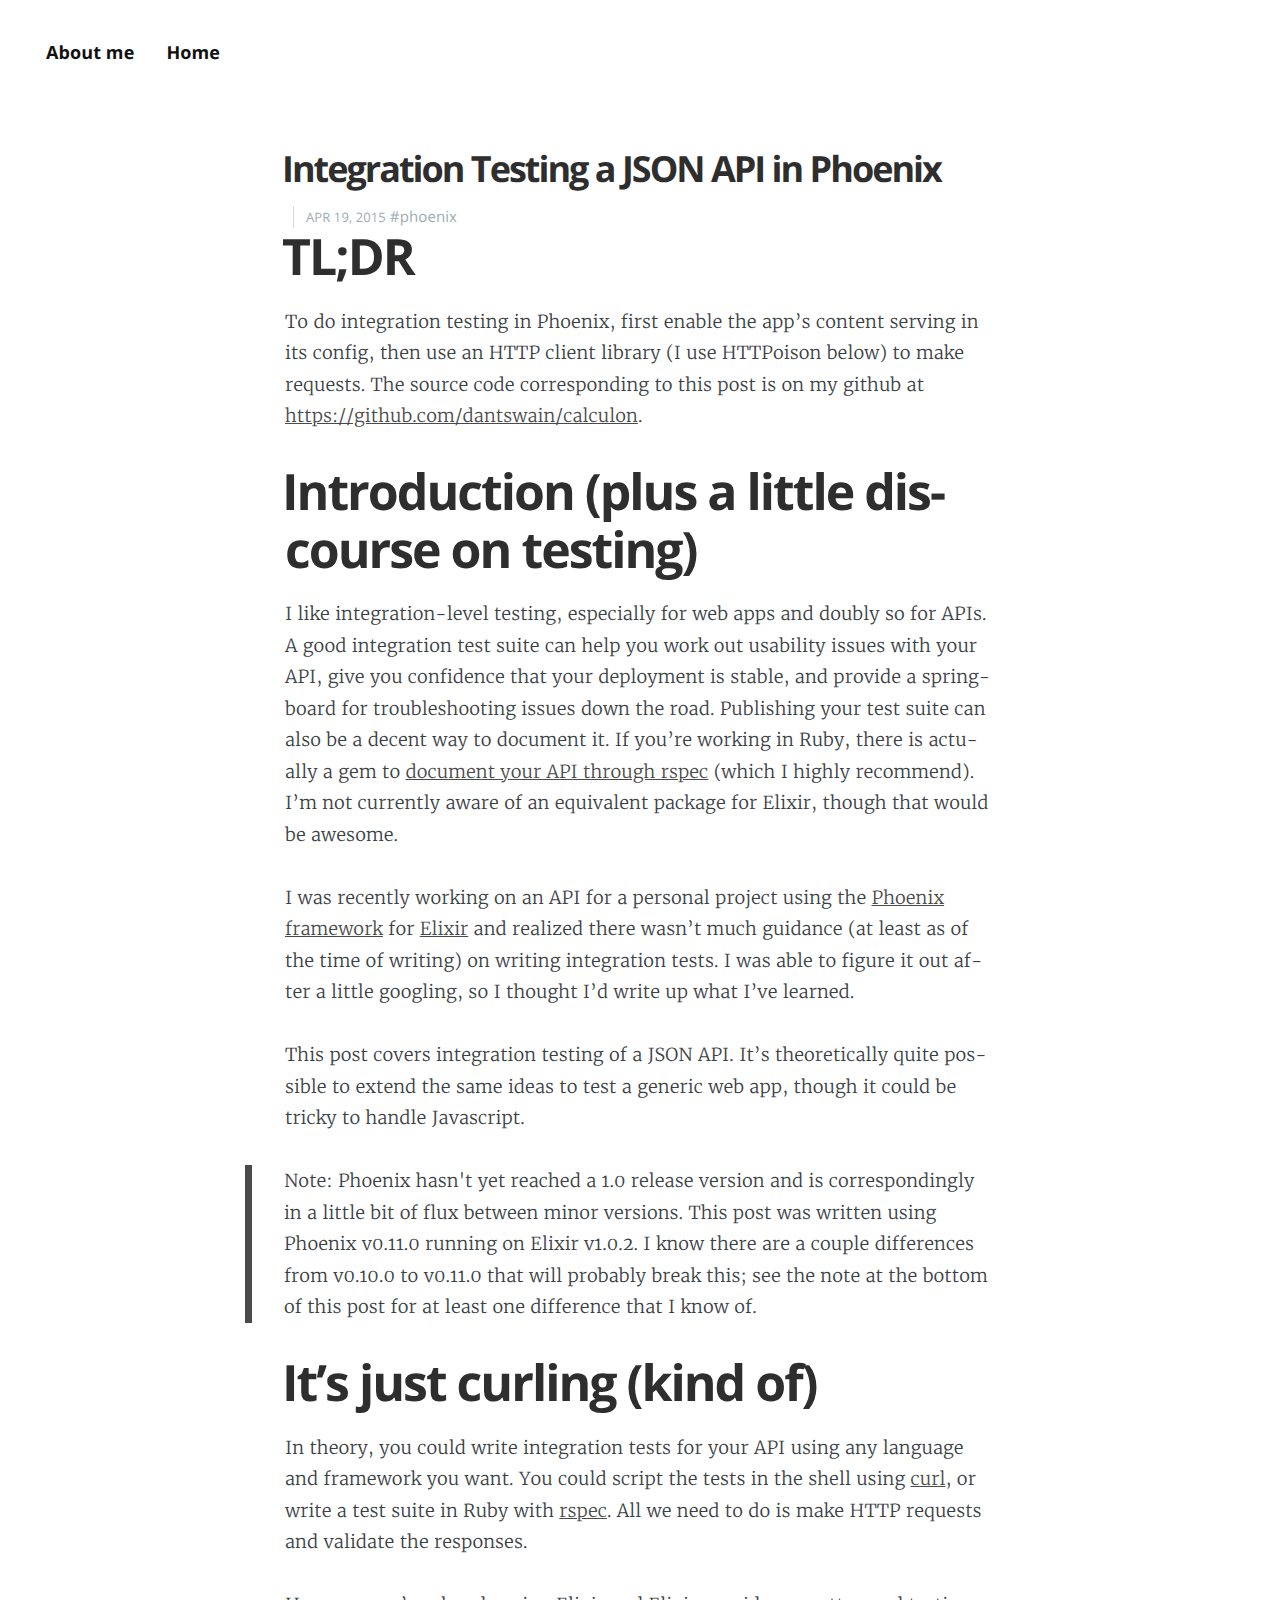
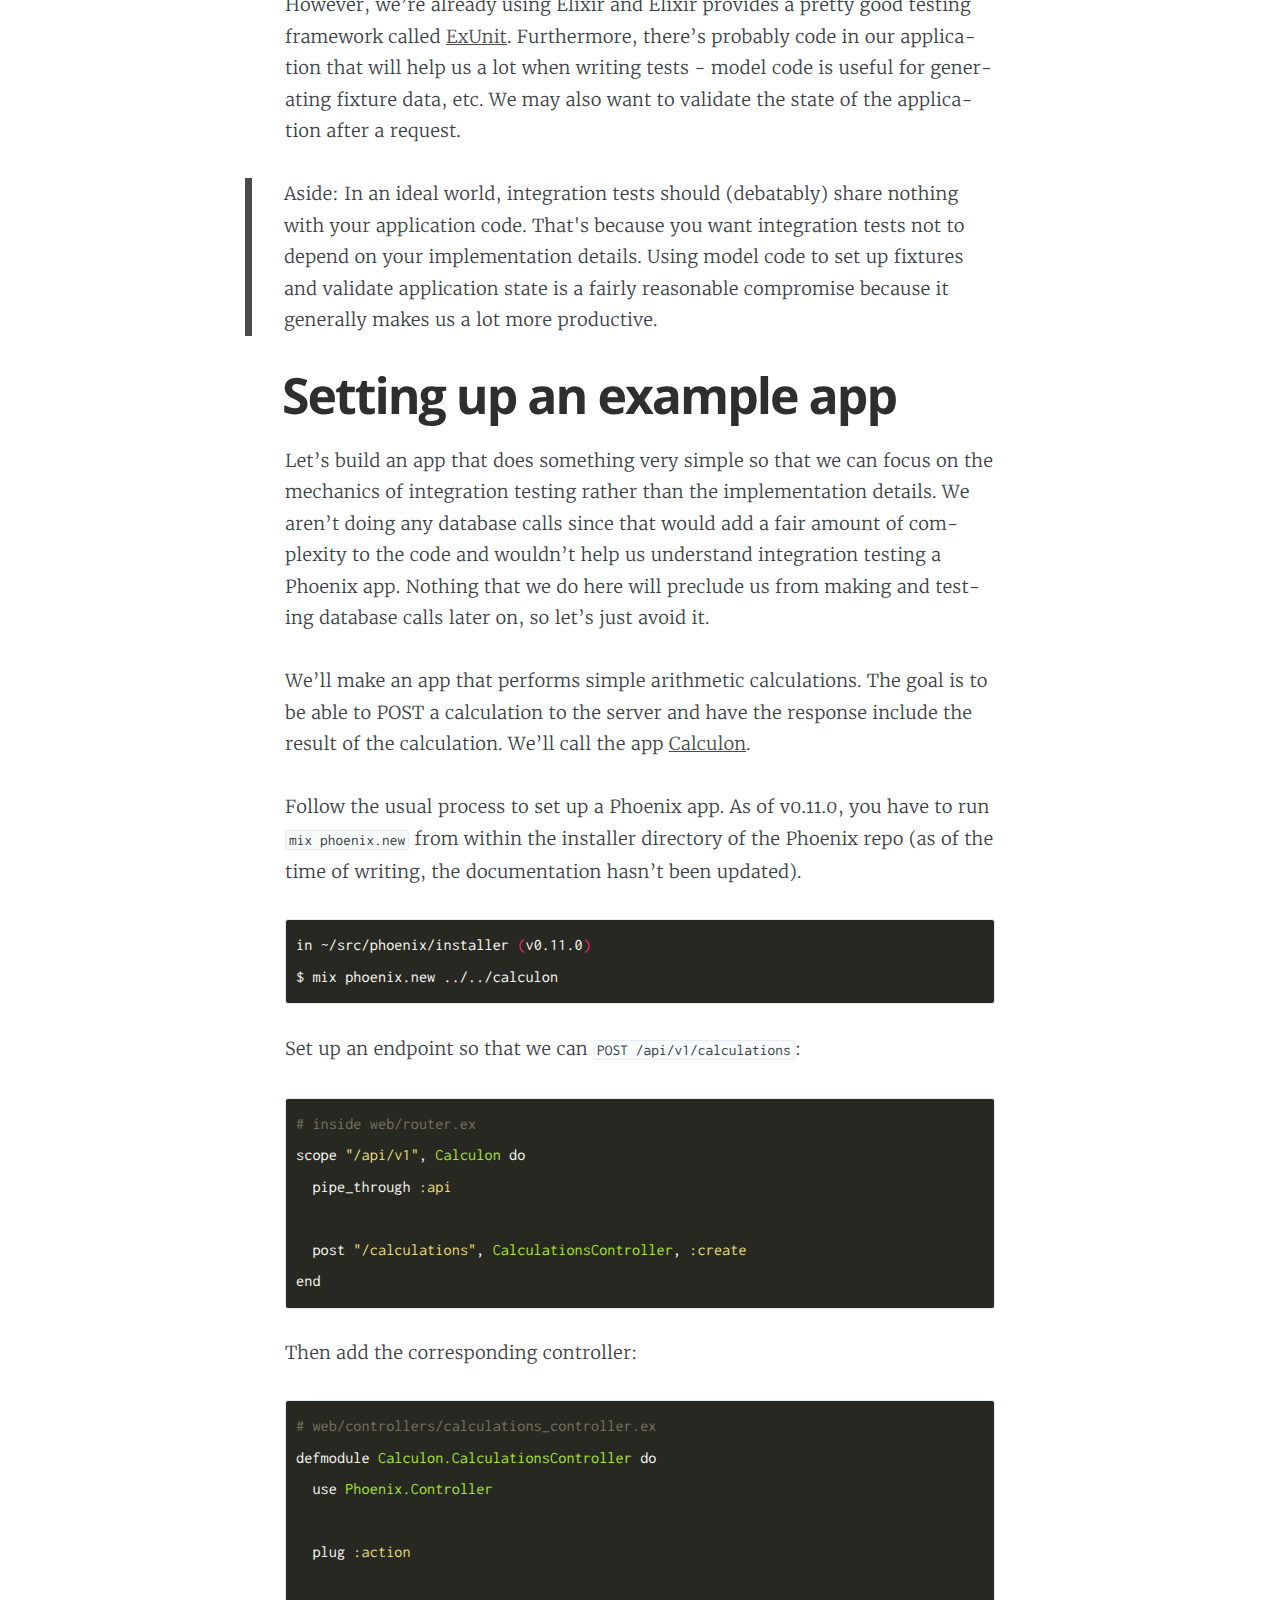
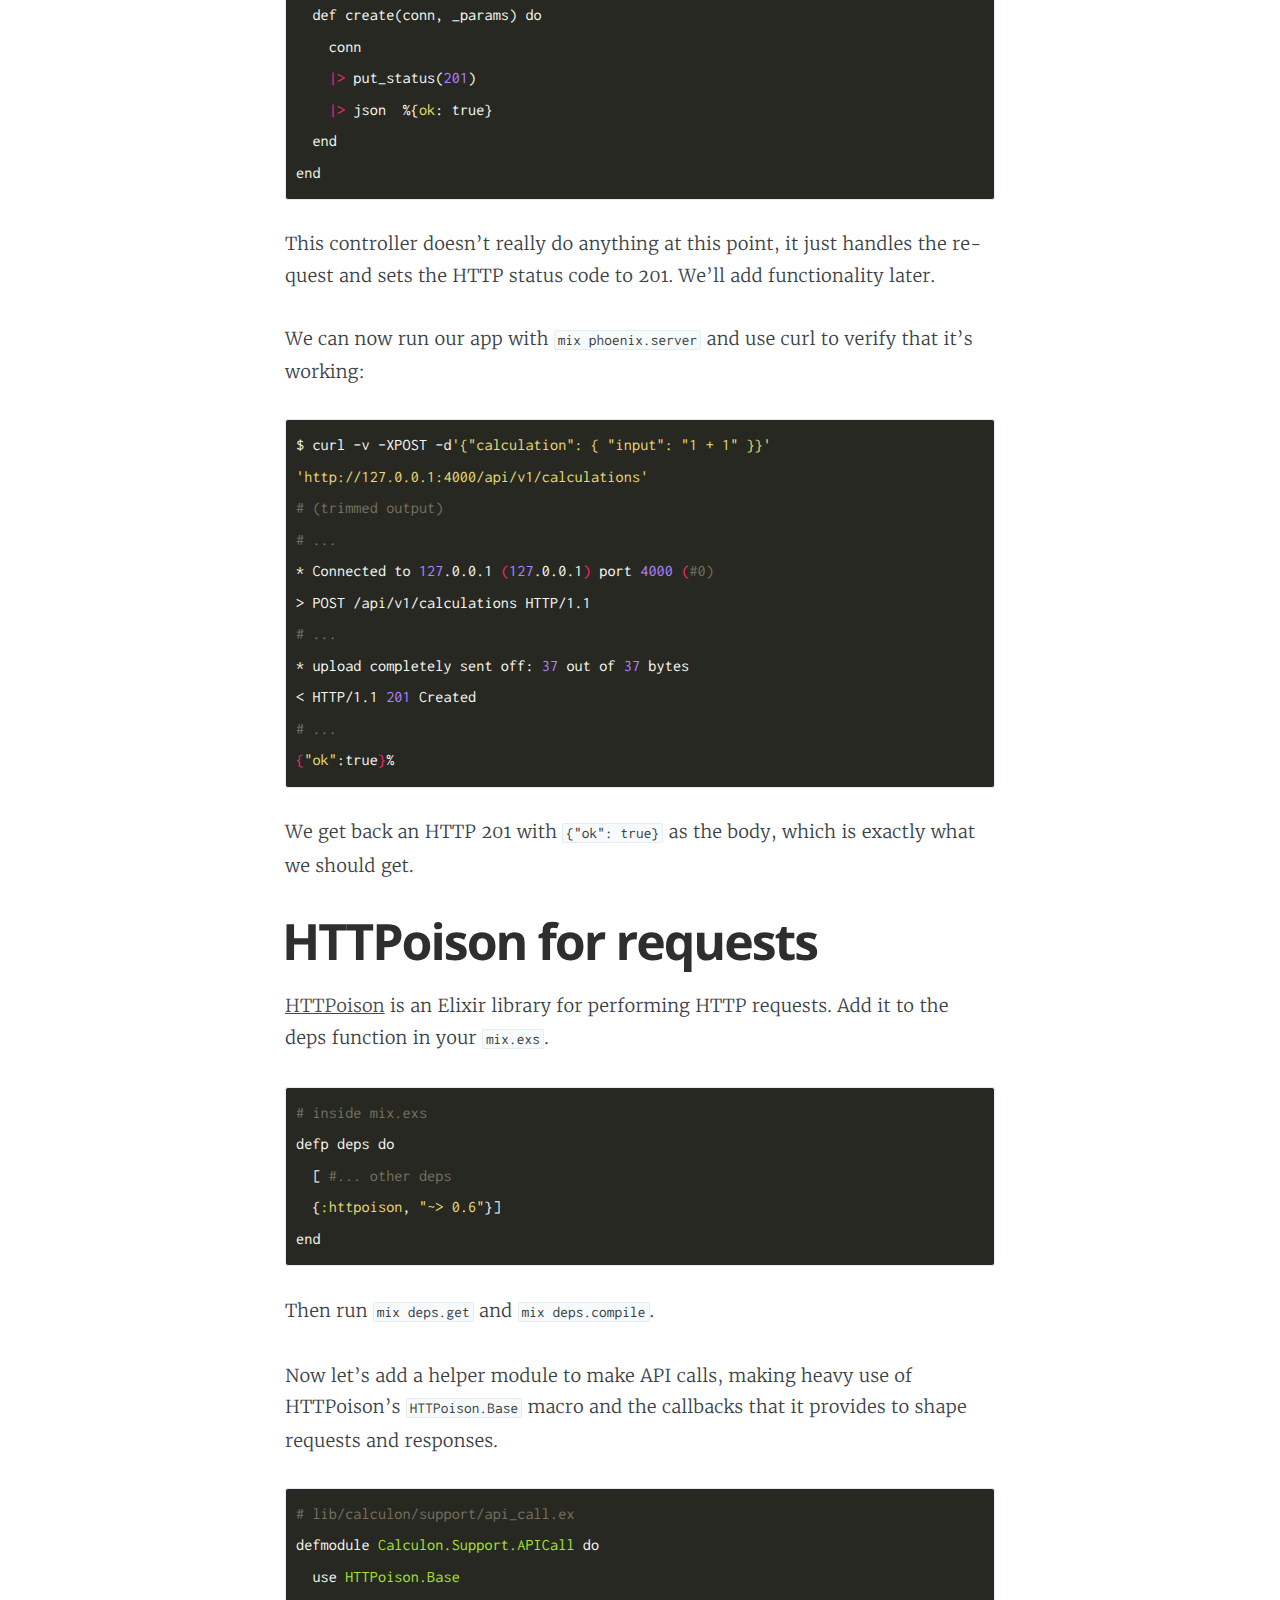
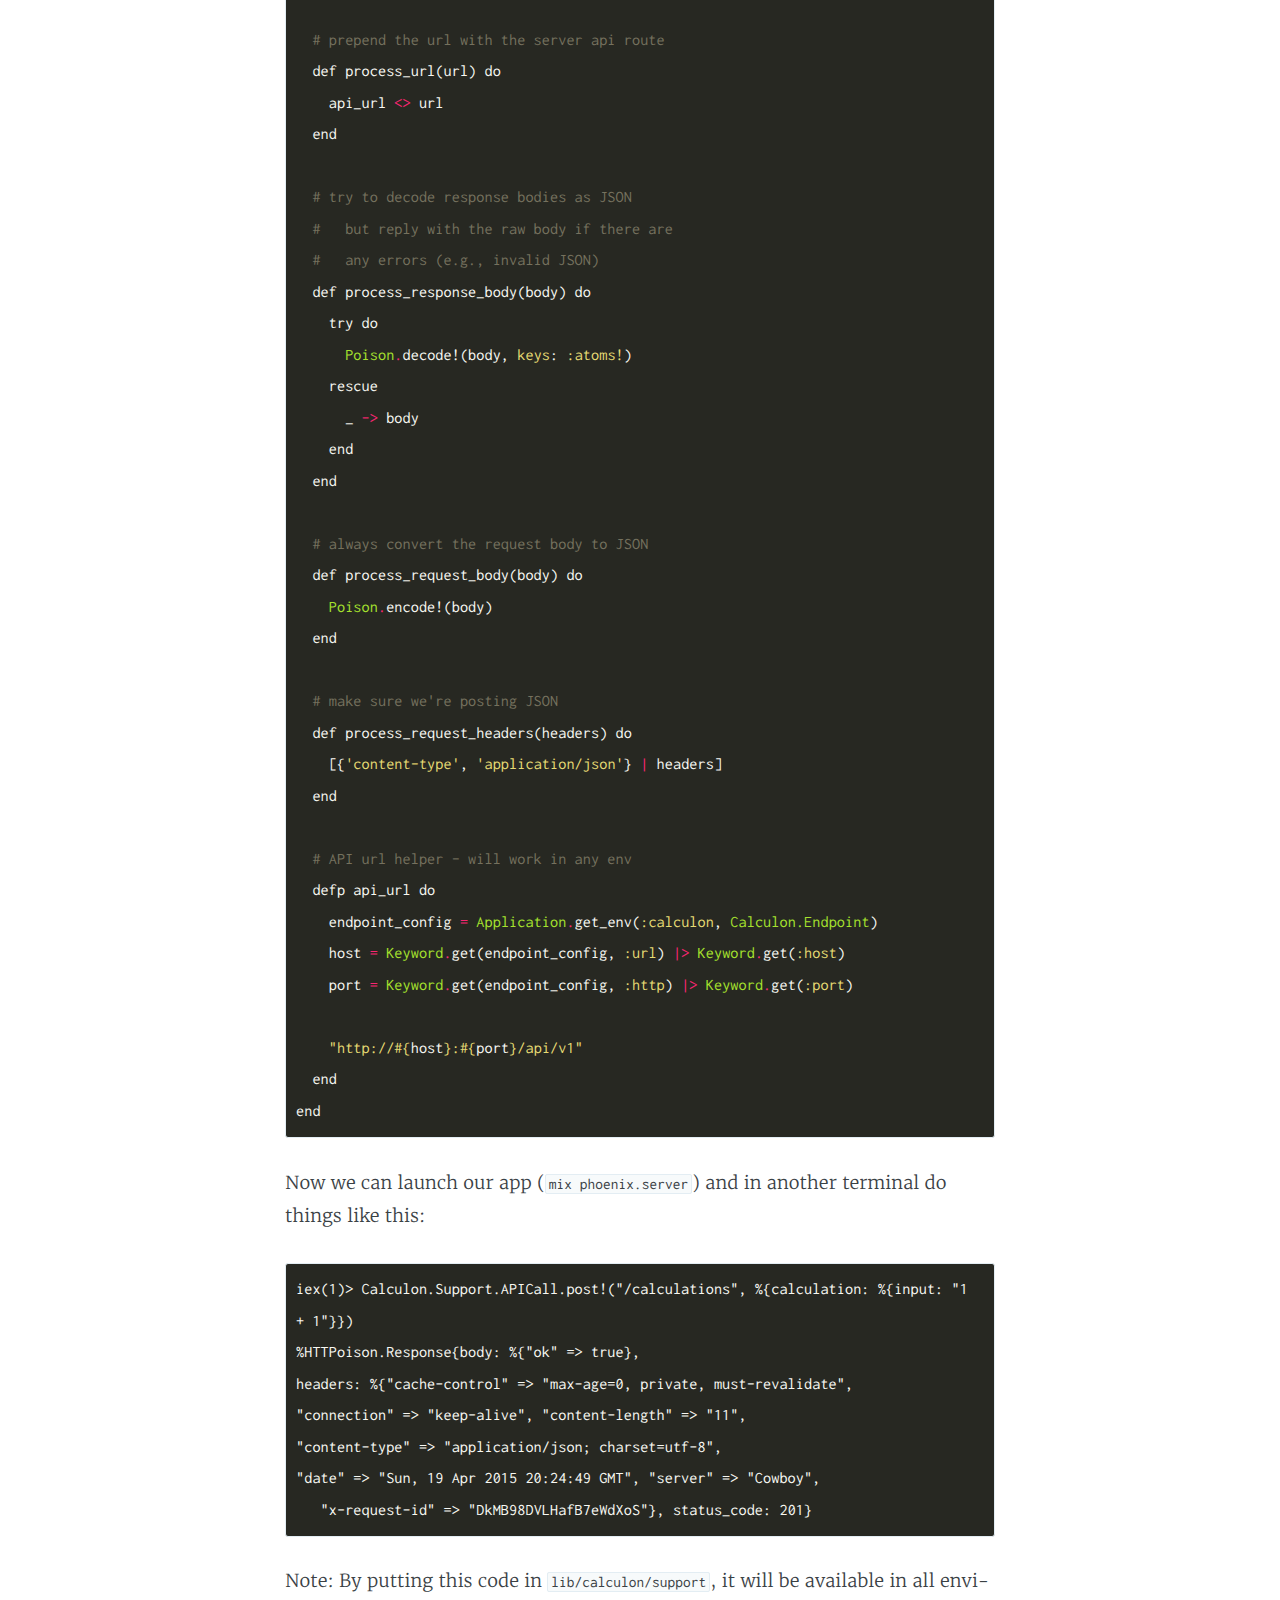
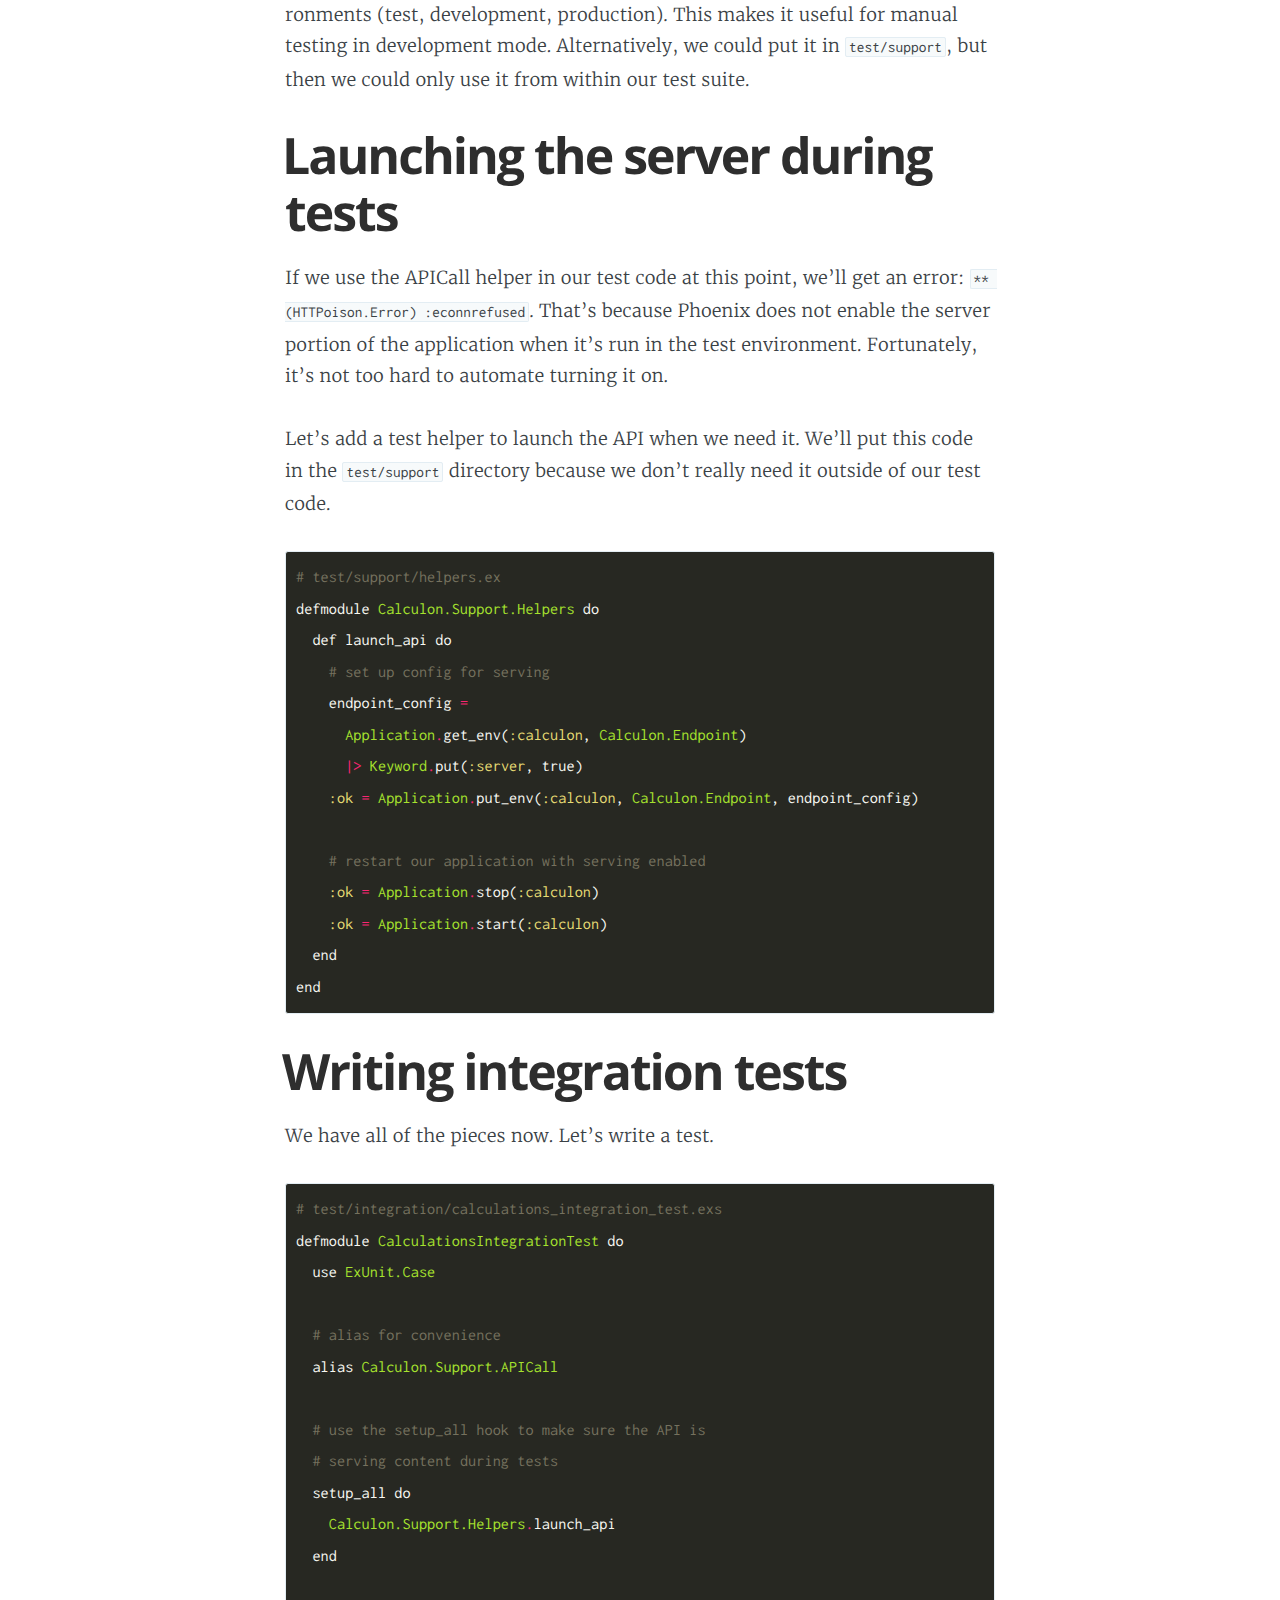
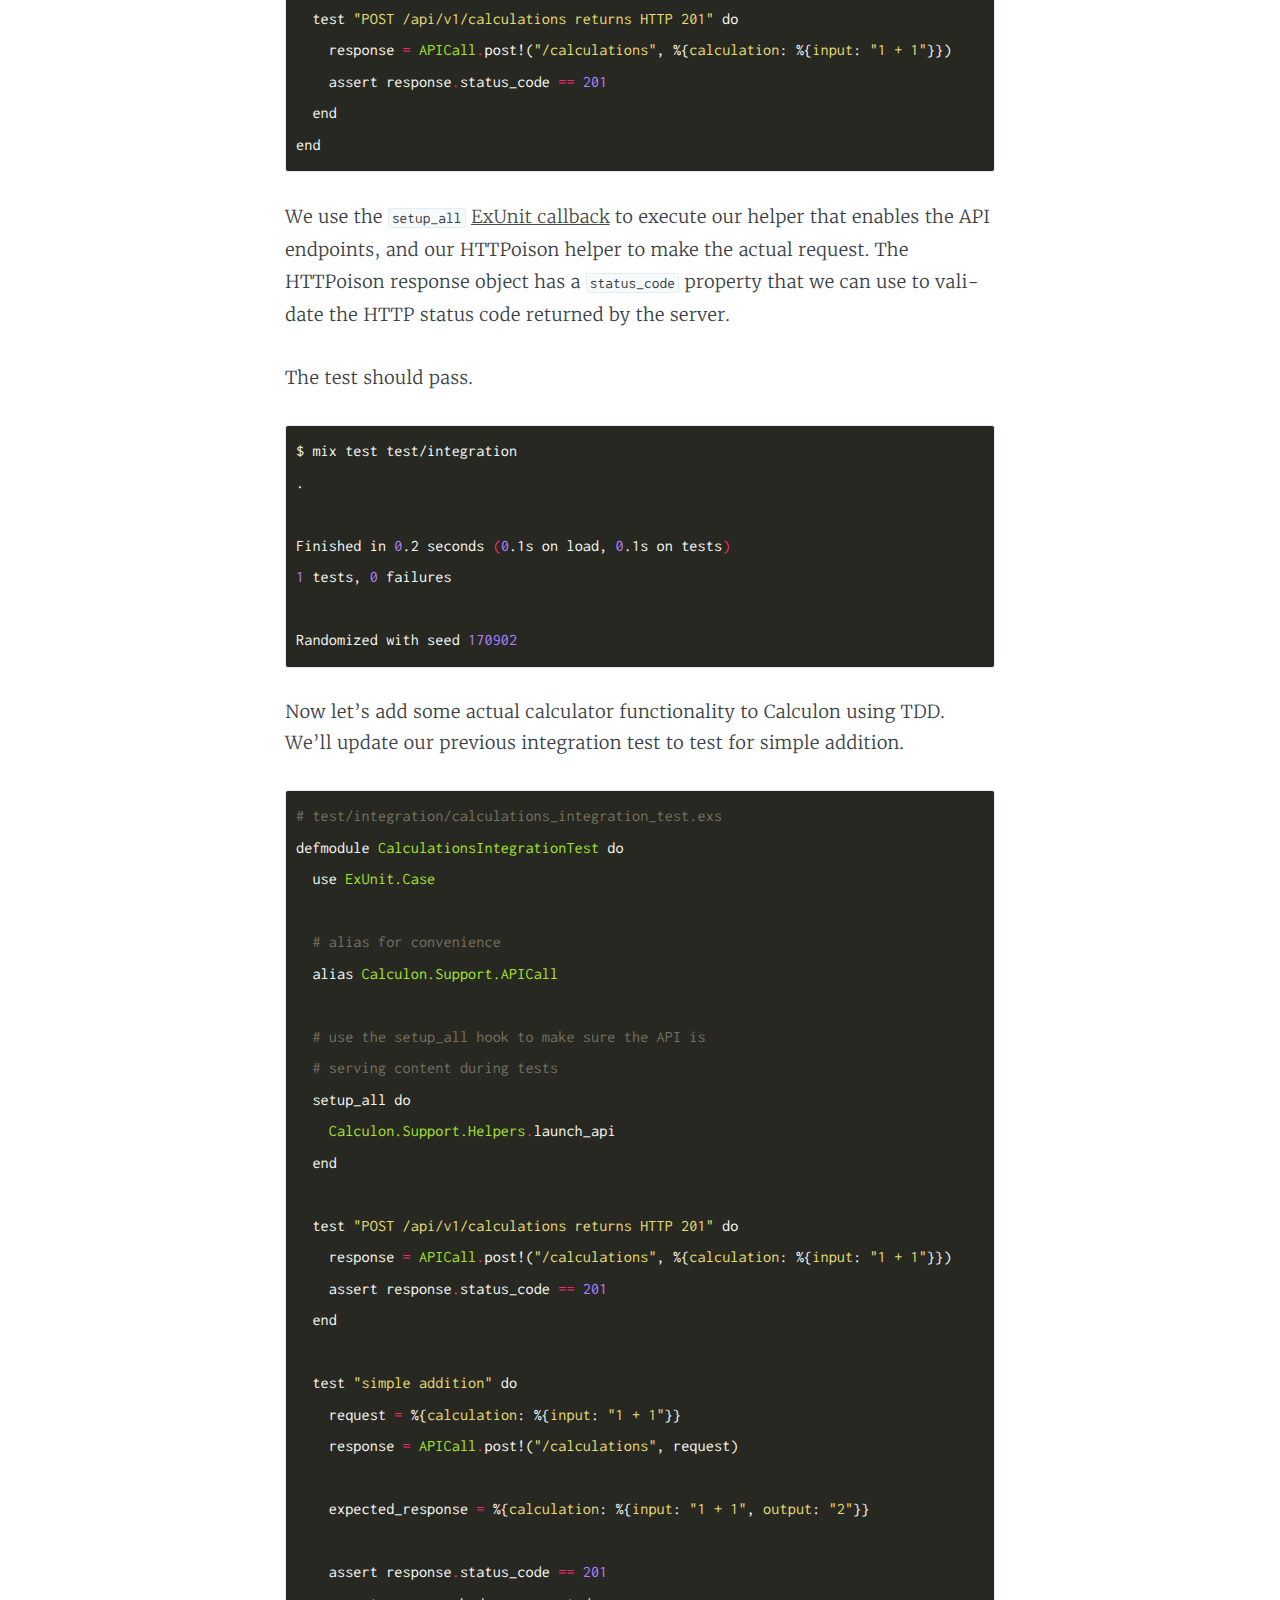
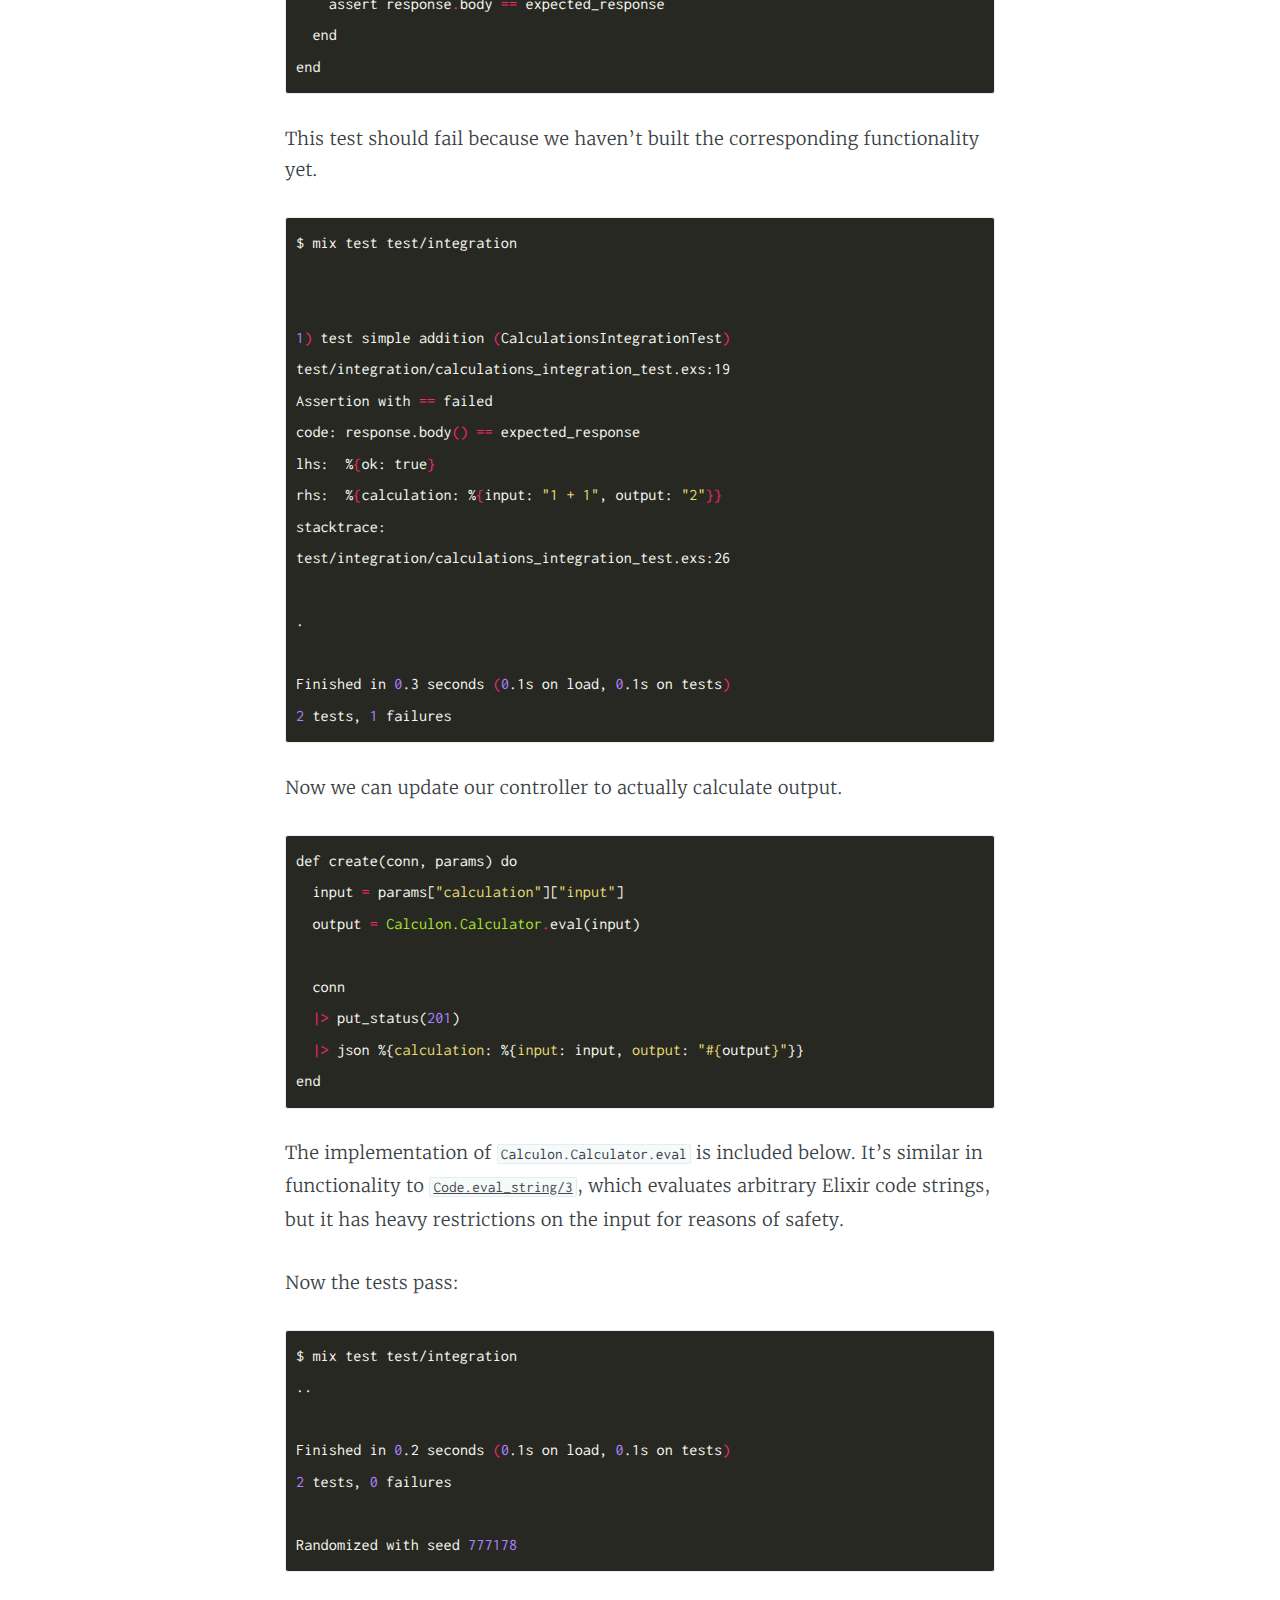
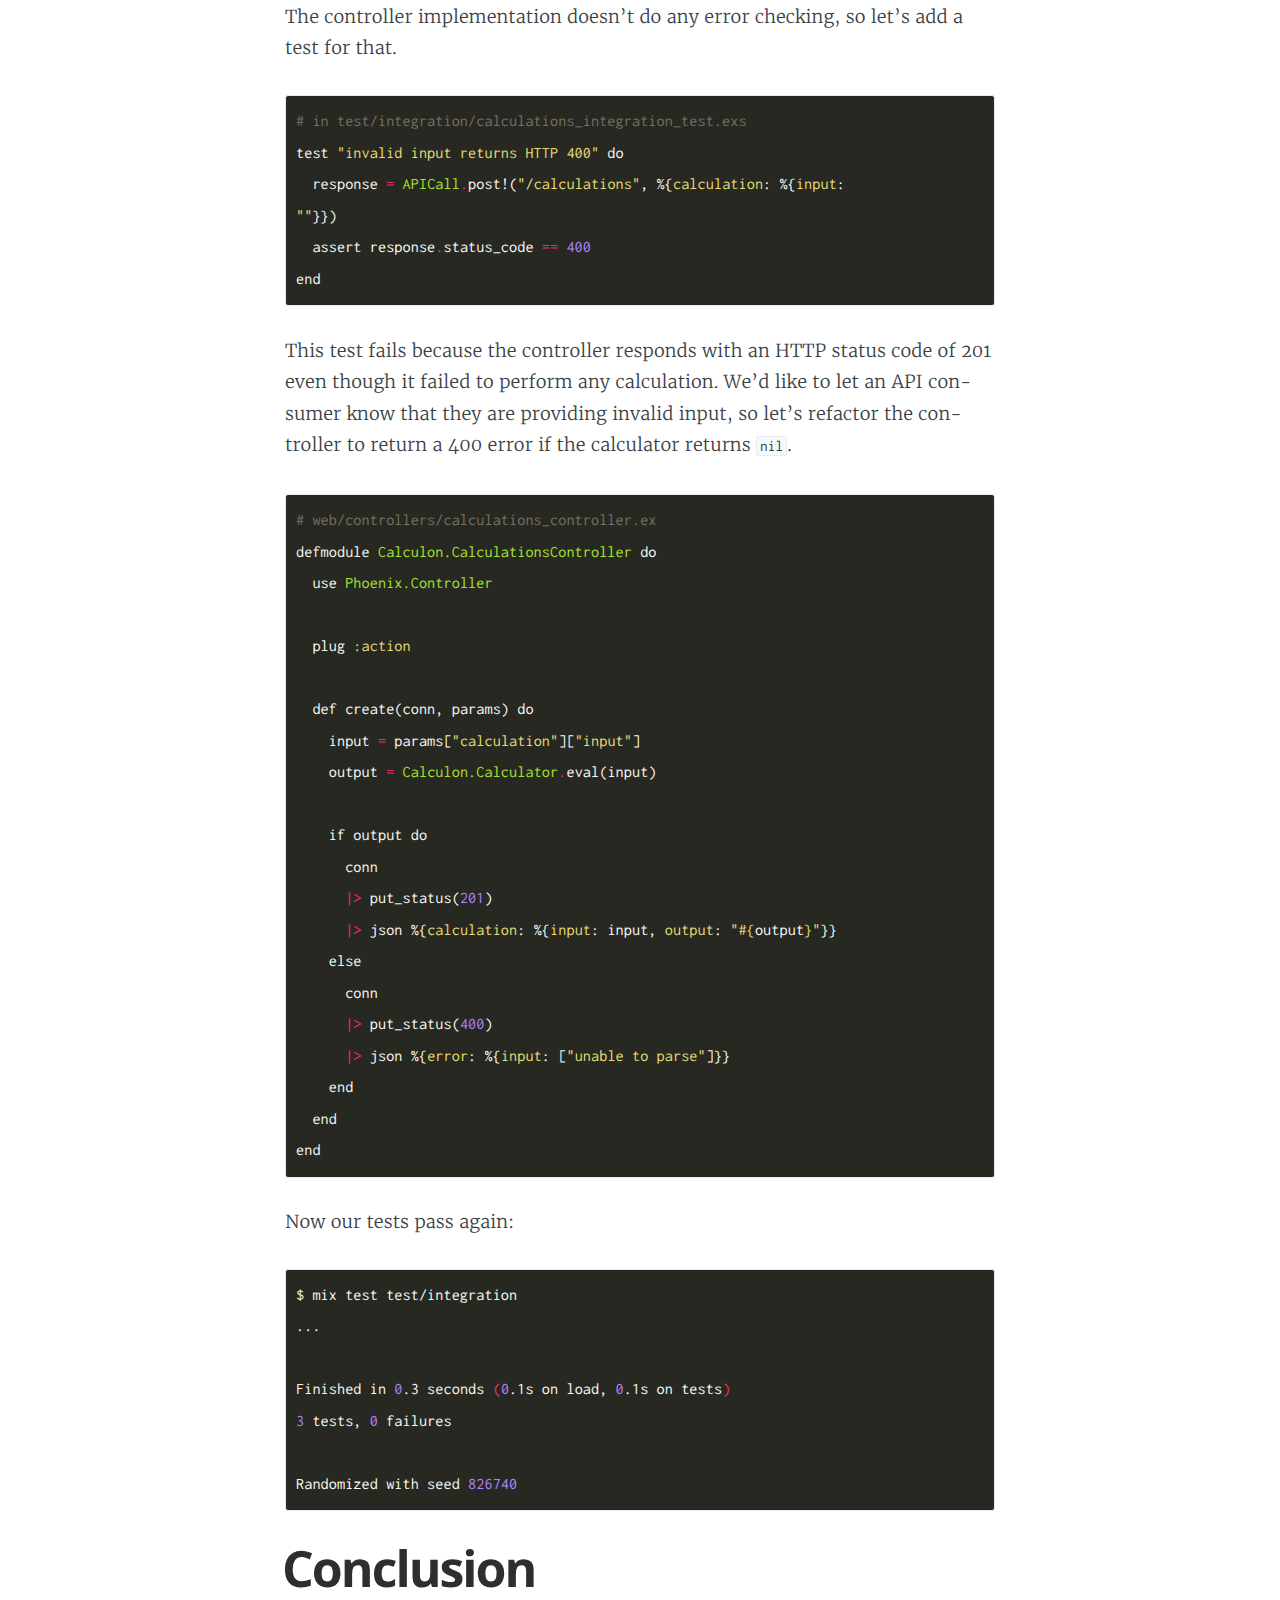
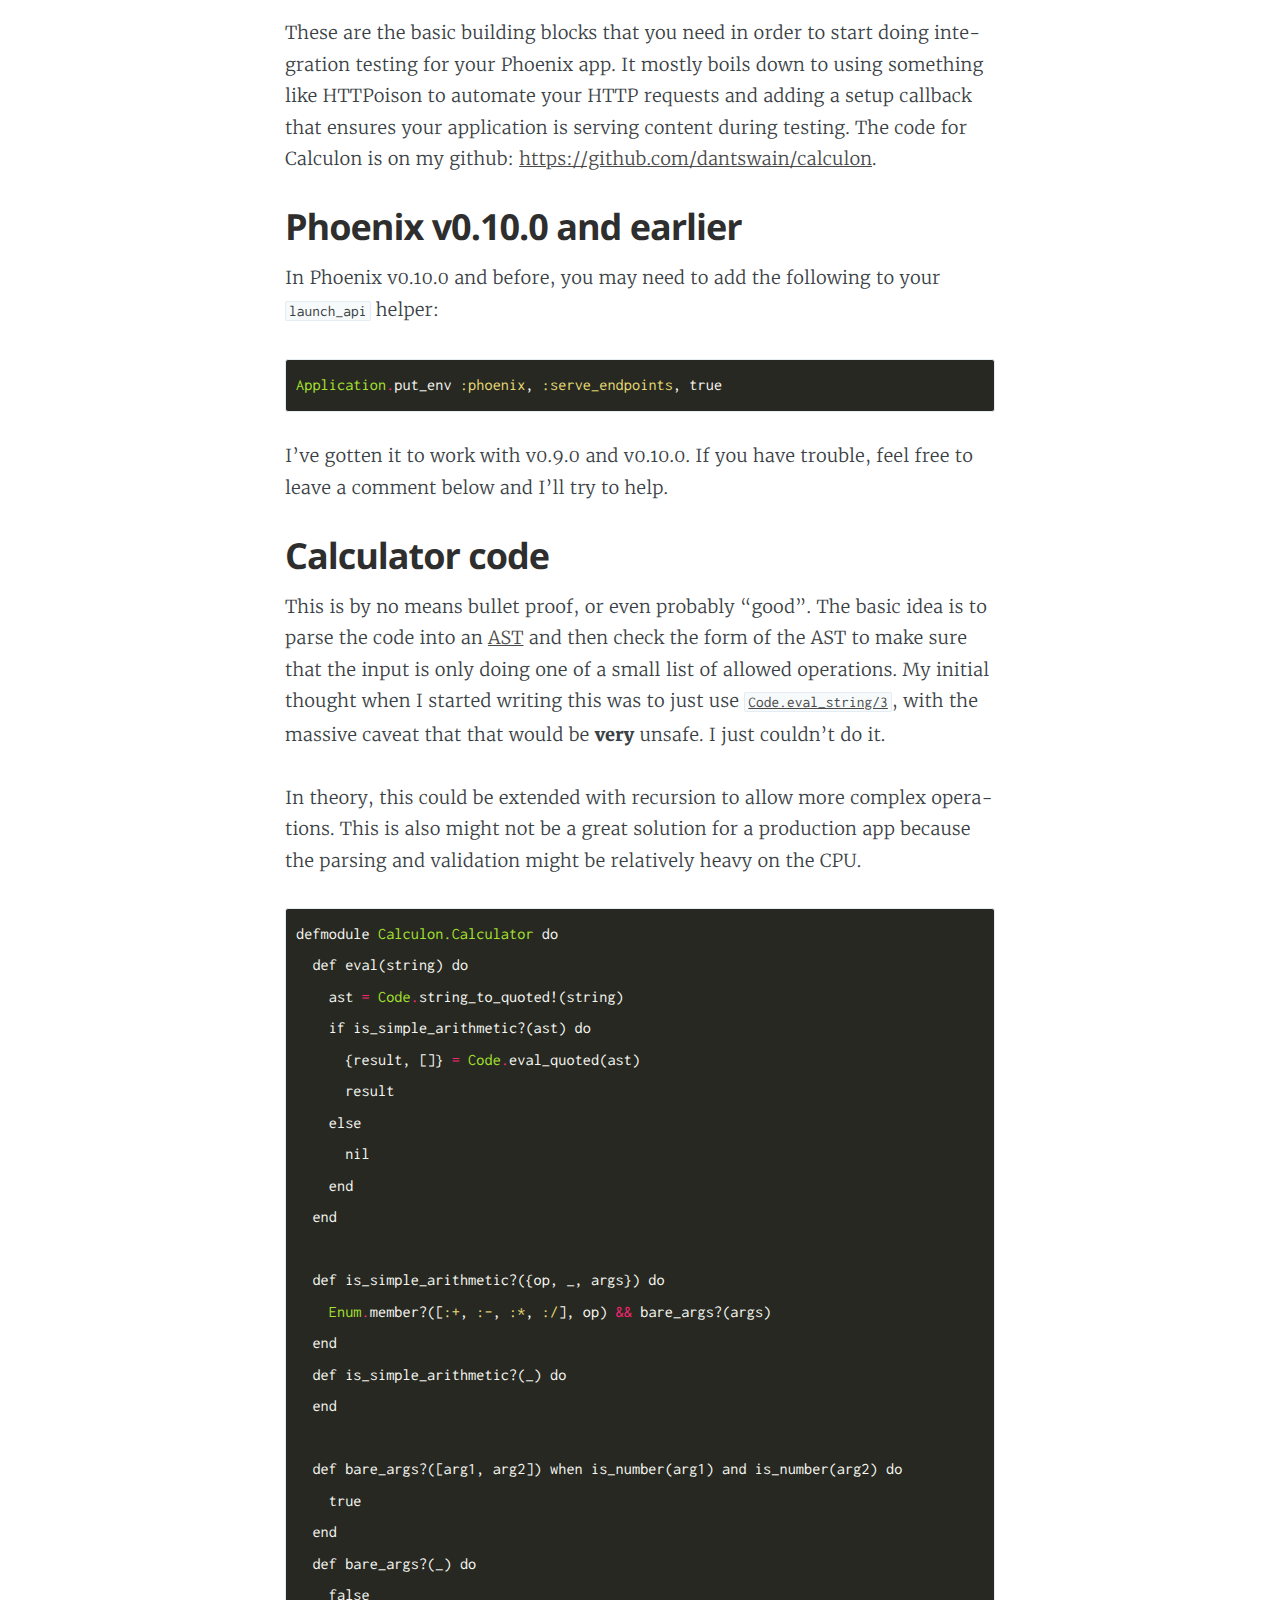
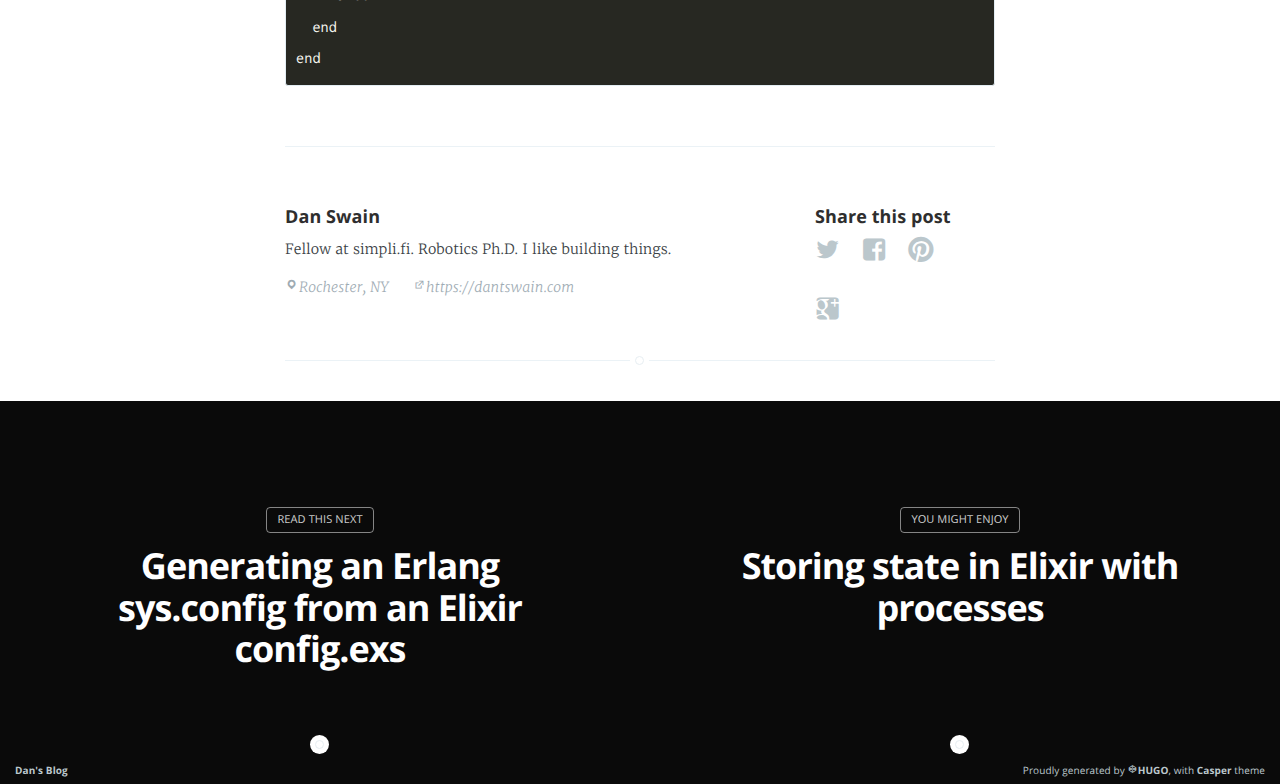
<file: 2015/04/19/integration-testing-a-json-api-in-phoenix/index.html>
<!DOCTYPE html>
<html lang="en-us">
<head>

    <meta charset="utf-8" />
    <meta http-equiv="X-UA-Compatible" content="IE=edge" />

    
    
        <meta name="twitter:card" content="summary"/>
    



<meta name="twitter:title" content="Integration Testing a JSON API in Phoenix"/>
<meta name="twitter:description" content=""/>
<meta name="twitter:site" content="@dantswain"/>



  	<meta property="og:title" content="Integration Testing a JSON API in Phoenix &middot; Dan&#39;s Blog" />
  	<meta property="og:site_name" content="Dan&#39;s Blog" />
  	<meta property="og:url" content="https://dantswain.github.io/2015/04/19/integration-testing-a-json-api-in-phoenix/" />

    
        
            <meta property="og:image" content="/images/flockBack.png"/>
        
    

    
    <meta property="og:description" content="" />
  	<meta property="og:type" content="article" />
    <meta property="article:published_time" content="2015-04-19T00:00:00Z" />

    
    <meta property="article:tag" content="phoenix" />
    
    

    <title>Integration Testing a JSON API in Phoenix &middot; Dan&#39;s Blog</title>

    
    <meta name="description" content="TL;DR To do integration testing in Phoenix, first enable the app&amp;rsquo;s content serving in its config, then use an HTTP client library (I use HTTPoison below) " />
    

    <meta name="HandheldFriendly" content="True" />
    <meta name="viewport" content="width=device-width, initial-scale=1.0" />

    <link rel="shortcut icon" href="/images/favicon.ico">
	  <link rel="apple-touch-icon" href="/images/apple-touch-icon.png" />

    <link rel="stylesheet" type="text/css" href="/css/screen.css" />
    

    

    

    
      
          <link href="/index.xml" rel="alternate" type="application/rss+xml" title="Dan&#39;s Blog" />
      
      
    
    <meta name="generator" content="Hugo 0.32.4" />

    <link rel="canonical" href="https://dantswain.github.io/2015/04/19/integration-testing-a-json-api-in-phoenix/" />

    
      
    
    <script type="application/ld+json">
{
    "@context": "https://schema.org",
    "@type": "Article",
    "publisher": {
        "@type": "Organization",
        "name": 
    },
    "author": {
        "@type": "Person",
        "name": ,
        
        "url": https://dantswain.com,
        "sameAs": [
            
            
             
             
             
             
             
            
        ],
        "description": Fellow at simpli.fi. Robotics Ph.D. I like building things. 
        
    },
    "headline": Integration Testing a JSON API in Phoenix,
    "name": Integration Testing a JSON API in Phoenix,
    "wordCount": 2037,
    "timeRequired": "PT10M",
    "inLanguage": {
      "@type": "Language",
      "alternateName": en
    },
    "url": https://dantswain.github.io/2015/04/19/integration-testing-a-json-api-in-phoenix/,
    "datePublished": 2015-04-19T00:00Z,
    "dateModified": 2015-04-19T00:00Z,
    
    "keywords": phoenix,
    "description": ,
    "mainEntityOfPage": {
        "@type": "WebPage",
        "@id": https://dantswain.github.io/2015/04/19/integration-testing-a-json-api-in-phoenix/
    }
}
    </script>
    


    

    
    <script>
      (function(i,s,o,g,r,a,m){i['GoogleAnalyticsObject']=r;i[r]=i[r]||function(){
      (i[r].q=i[r].q||[]).push(arguments)},i[r].l=1*new Date();a=s.createElement(o),
      m=s.getElementsByTagName(o)[0];a.async=1;a.src=g;m.parentNode.insertBefore(a,m)
      })(window,document,'script','//www.google-analytics.com/analytics.js','ga');

      ga('create', 'UA-30160681-1', 'auto');
      ga('send', 'pageview');

    </script>
    

    
</head>
<body class="nav-open">

 <div class="site-wrapper">

  
      <ul class="nav">
        
        
        
          
            <li class="nav-item">
              <a href="/about">About me</a>
            </li>
        
          
            <li class="nav-item">
              <a href="/">Home</a>
            </li>
        
        
      </ul>







<header class="main-header post-head no-cover">
    <nav class="main-nav overlay clearfix">


      
    </nav>

    


</header>



<main class="content" role="main">




  <article class="post post">
    <header class="post-header">
      <nav class="breadcrumb">
        
        
        
        
        
        
        
      </nav>


        <h1 class="post-title">Integration Testing a JSON API in Phoenix</h1>
        <small></small>

        <section class="post-meta">
        
          <time class="post-date" datetime="2015-04-19T00:00:00Z">
            Apr 19, 2015
          </time>
        
         
          <span class="post-tag small"><a href="https://dantswain.github.io//tags/phoenix/">#phoenix</a></span>
         
        </section>
    </header>

    <section class="post-content">




<h1 id="tl-dr">TL;DR</h1>

<p>To do integration testing in Phoenix, first enable the app&rsquo;s content
serving in its config, then use an HTTP client library (I use
HTTPoison below) to make requests.  The source code corresponding to
this post is on my github at
<a href="https://github.com/dantswain/calculon">https://github.com/dantswain/calculon</a>.</p>

<h1 id="introduction-plus-a-little-discourse-on-testing">Introduction (plus a little discourse on testing)</h1>

<p>I like integration-level testing, especially for web apps and doubly
so for APIs.  A good integration test suite can help you work out
usability issues with your API, give you confidence that your
deployment is stable, and provide a springboard for troubleshooting
issues down the road.  Publishing your test suite can also be a decent
way to document it.  If you&rsquo;re working in Ruby, there is actually a
gem to
<a href="https://github.com/zipmark/rspec_api_documentation">document your API through rspec</a>
(which I highly recommend).  I&rsquo;m not currently aware of an equivalent
package for Elixir, though that would be awesome.</p>

<p>I was recently working on an API for a personal project using the
<a href="http://phoenixframework.org">Phoenix framework</a> for
<a href="http://elixir-lang.org">Elixir</a> and realized there wasn&rsquo;t much
guidance (at least as of the time of writing) on writing integration
tests.  I was able to figure it out after a little googling, so I
thought I&rsquo;d write up what I&rsquo;ve learned.</p>

<p>This post covers integration testing of a JSON API.  It&rsquo;s
theoretically quite possible to extend the same ideas to test a
generic web app, though it could be tricky to handle Javascript.</p>

<blockquote> Note: Phoenix hasn't yet reached a 1.0 release version
and is correspondingly in a little bit of flux between minor versions.
This post was written using Phoenix v0.11.0 running on Elixir v1.0.2.
I know there are a couple differences from v0.10.0 to v0.11.0 that
will probably break this; see the note at the bottom of this post for
at least one difference that I know of.  </blockquote>

<h1 id="it-s-just-curling-kind-of">It&rsquo;s just curling (kind of)</h1>

<p>In theory, you could write integration tests for your API using any
language and framework you want. You could script the tests in the
shell using <a href="http://curl.haxx.se/docs/manpage.html">curl</a>, or write a
test suite in Ruby with <a href="http://rspec.info">rspec</a>.  All we need to do
is make HTTP requests and validate the responses.</p>

<p>However, we&rsquo;re already using Elixir and Elixir provides a pretty good
testing framework called
<a href="http://elixir-lang.org/docs/v1.0/ex_unit/ExUnit.html">ExUnit</a>.
Furthermore, there&rsquo;s probably code in our application that will help
us a lot when writing tests - model code is useful for generating
fixture data, etc.  We may also want to validate the state of the
application after a request.</p>

<blockquote> Aside: In an ideal world, integration tests should
(debatably) share nothing with your application code.  That's because
you want integration tests not to depend on your implementation
details.  Using model code to set up fixtures and validate application
state is a fairly reasonable compromise because it generally
makes us a lot more productive. </blockquote>

<h1 id="setting-up-an-example-app">Setting up an example app</h1>

<p>Let&rsquo;s build an app that does something very simple so that we can
focus on the mechanics of integration testing rather than the
implementation details.  We aren&rsquo;t doing any database calls since that
would add a fair amount of complexity to the code and wouldn&rsquo;t help us
understand integration testing a Phoenix app.  Nothing that we do here
will preclude us from making and testing database calls later on, so
let&rsquo;s just avoid it.</p>

<p>We&rsquo;ll make an app that performs simple arithmetic calculations.  The
goal is to be able to POST a calculation to the server and have the
response include the result of the calculation. We&rsquo;ll call the app
<a href="http://futurama.wikia.com/wiki/Calculon">Calculon</a>.</p>

<p>Follow the usual process to set up a Phoenix app.  As of v0.11.0, you
have to run <code>mix phoenix.new</code> from within the installer directory of
the Phoenix repo (as of the time of writing, the documentation hasn&rsquo;t
been updated).</p>
<div class="highlight"><pre style="color:#f8f8f2;background-color:#272822;-moz-tab-size:4;-o-tab-size:4;tab-size:4"><code class="language-bash" data-lang="bash">in ~/src/phoenix/installer <span style="color:#f92672">(</span>v0.11.0<span style="color:#f92672">)</span>
$ mix phoenix.new ../../calculon</code></pre></div>
<p>Set up an endpoint so that we can <code>POST /api/v1/calculations</code>:</p>
<div class="highlight"><pre style="color:#f8f8f2;background-color:#272822;-moz-tab-size:4;-o-tab-size:4;tab-size:4"><code class="language-elixir" data-lang="elixir"><span style="color:#75715e"># inside web/router.ex</span>
scope <span style="color:#e6db74">&#34;/api/v1&#34;</span>, <span style="color:#a6e22e">Calculon</span> do
  pipe_through <span style="color:#e6db74">:api</span>

  post <span style="color:#e6db74">&#34;/calculations&#34;</span>, <span style="color:#a6e22e">CalculationsController</span>, <span style="color:#e6db74">:create</span>
end</code></pre></div>
<p>Then add the corresponding controller:</p>
<div class="highlight"><pre style="color:#f8f8f2;background-color:#272822;-moz-tab-size:4;-o-tab-size:4;tab-size:4"><code class="language-elixir" data-lang="elixir"><span style="color:#75715e"># web/controllers/calculations_controller.ex</span>
defmodule <span style="color:#a6e22e">Calculon.CalculationsController</span> do
  use <span style="color:#a6e22e">Phoenix.Controller</span>
  
  plug <span style="color:#e6db74">:action</span>
  
  def create(conn, _params) do
    conn
    <span style="color:#f92672">|&gt;</span> put_status(<span style="color:#ae81ff">201</span>)
    <span style="color:#f92672">|&gt;</span> json  %{<span style="color:#e6db74">ok</span>: true}
  end
end</code></pre></div>
<p>This controller doesn&rsquo;t really do anything at this point, it just
handles the request and sets the HTTP status code to 201.  We&rsquo;ll add
functionality later.</p>

<p>We can now run our app with <code>mix phoenix.server</code> and use curl to
verify that it&rsquo;s working:</p>
<div class="highlight"><pre style="color:#f8f8f2;background-color:#272822;-moz-tab-size:4;-o-tab-size:4;tab-size:4"><code class="language-bash" data-lang="bash">$ curl -v -XPOST -d<span style="color:#e6db74">&#39;{&#34;calculation&#34;: { &#34;input&#34;: &#34;1 + 1&#34; }}&#39;</span> <span style="color:#e6db74">&#39;http://127.0.0.1:4000/api/v1/calculations&#39;</span>
<span style="color:#75715e"># (trimmed output)
</span><span style="color:#75715e"># ...
</span><span style="color:#75715e"></span>* Connected to <span style="color:#ae81ff">127</span>.0.0.1 <span style="color:#f92672">(</span><span style="color:#ae81ff">127</span>.0.0.1<span style="color:#f92672">)</span> port <span style="color:#ae81ff">4000</span> <span style="color:#f92672">(</span><span style="color:#75715e">#0)
</span><span style="color:#75715e"></span>&gt; POST /api/v1/calculations HTTP/1.1
<span style="color:#75715e"># ...
</span><span style="color:#75715e"></span>* upload completely sent off: <span style="color:#ae81ff">37</span> out of <span style="color:#ae81ff">37</span> bytes
&lt; HTTP/1.1 <span style="color:#ae81ff">201</span> Created
<span style="color:#75715e"># ...
</span><span style="color:#75715e"></span><span style="color:#f92672">{</span><span style="color:#e6db74">&#34;ok&#34;</span>:true<span style="color:#f92672">}</span>% </code></pre></div>
<p>We get back an HTTP 201 with <code>{&quot;ok&quot;: true}</code> as the body, which is
exactly what we should get.</p>

<h1 id="httpoison-for-requests">HTTPoison for requests</h1>

<p><a href="https://github.com/edgurgel/httpoison">HTTPoison</a> is an Elixir
library for performing HTTP requests.  Add it to the deps function in
your <code>mix.exs</code>.</p>
<div class="highlight"><pre style="color:#f8f8f2;background-color:#272822;-moz-tab-size:4;-o-tab-size:4;tab-size:4"><code class="language-elixir" data-lang="elixir"><span style="color:#75715e"># inside mix.exs</span>
defp deps do
  [ <span style="color:#75715e">#... other deps</span>
  {<span style="color:#e6db74">:httpoison</span>, <span style="color:#e6db74">&#34;~&gt; 0.6&#34;</span>}]
end</code></pre></div>
<p>Then run <code>mix deps.get</code> and <code>mix deps.compile</code>.</p>

<p>Now let&rsquo;s add a helper module to make API calls, making heavy use of
HTTPoison&rsquo;s <code>HTTPoison.Base</code> macro and the callbacks that it
provides to shape requests and responses.</p>
<div class="highlight"><pre style="color:#f8f8f2;background-color:#272822;-moz-tab-size:4;-o-tab-size:4;tab-size:4"><code class="language-elixir" data-lang="elixir"><span style="color:#75715e"># lib/calculon/support/api_call.ex</span>
defmodule <span style="color:#a6e22e">Calculon.Support.APICall</span> do
  use <span style="color:#a6e22e">HTTPoison.Base</span>

  <span style="color:#75715e"># prepend the url with the server api route</span>
  def process_url(url) do
    api_url <span style="color:#f92672">&lt;&gt;</span> url
  end

  <span style="color:#75715e"># try to decode response bodies as JSON</span>
  <span style="color:#75715e">#   but reply with the raw body if there are</span>
  <span style="color:#75715e">#   any errors (e.g., invalid JSON)</span>
  def process_response_body(body) do
    try do
      <span style="color:#a6e22e">Poison</span><span style="color:#f92672">.</span>decode!(body, <span style="color:#e6db74">keys</span>: <span style="color:#e6db74">:atoms!</span>)
    rescue
      _ <span style="color:#f92672">-&gt;</span> body
    end
  end

  <span style="color:#75715e"># always convert the request body to JSON</span>
  def process_request_body(body) do
    <span style="color:#a6e22e">Poison</span><span style="color:#f92672">.</span>encode!(body)
  end

  <span style="color:#75715e"># make sure we&#39;re posting JSON</span>
  def process_request_headers(headers) do
    [{<span style="color:#e6db74">&#39;content-type&#39;</span>, <span style="color:#e6db74">&#39;application/json&#39;</span>} <span style="color:#f92672">|</span> headers]
  end

  <span style="color:#75715e"># API url helper - will work in any env</span>
  defp api_url do
    endpoint_config <span style="color:#f92672">=</span> <span style="color:#a6e22e">Application</span><span style="color:#f92672">.</span>get_env(<span style="color:#e6db74">:calculon</span>, <span style="color:#a6e22e">Calculon.Endpoint</span>)
    host <span style="color:#f92672">=</span> <span style="color:#a6e22e">Keyword</span><span style="color:#f92672">.</span>get(endpoint_config, <span style="color:#e6db74">:url</span>) <span style="color:#f92672">|&gt;</span> <span style="color:#a6e22e">Keyword</span><span style="color:#f92672">.</span>get(<span style="color:#e6db74">:host</span>)
    port <span style="color:#f92672">=</span> <span style="color:#a6e22e">Keyword</span><span style="color:#f92672">.</span>get(endpoint_config, <span style="color:#e6db74">:http</span>) <span style="color:#f92672">|&gt;</span> <span style="color:#a6e22e">Keyword</span><span style="color:#f92672">.</span>get(<span style="color:#e6db74">:port</span>)

    <span style="color:#e6db74">&#34;http://</span><span style="color:#e6db74">#{</span>host<span style="color:#e6db74">}</span><span style="color:#e6db74">:</span><span style="color:#e6db74">#{</span>port<span style="color:#e6db74">}</span><span style="color:#e6db74">/api/v1&#34;</span>
  end
end</code></pre></div>
<p>Now we can launch our app (<code>mix phoenix.server</code>) and in another
terminal do things like this:</p>
<div class="highlight"><pre style="color:#f8f8f2;background-color:#272822;-moz-tab-size:4;-o-tab-size:4;tab-size:4"><code class="language-iex" data-lang="iex">iex(1)&gt; Calculon.Support.APICall.post!(&#34;/calculations&#34;, %{calculation: %{input: &#34;1 + 1&#34;}})
%HTTPoison.Response{body: %{&#34;ok&#34; =&gt; true},
headers: %{&#34;cache-control&#34; =&gt; &#34;max-age=0, private, must-revalidate&#34;,
&#34;connection&#34; =&gt; &#34;keep-alive&#34;, &#34;content-length&#34; =&gt; &#34;11&#34;,
&#34;content-type&#34; =&gt; &#34;application/json; charset=utf-8&#34;,
&#34;date&#34; =&gt; &#34;Sun, 19 Apr 2015 20:24:49 GMT&#34;, &#34;server&#34; =&gt; &#34;Cowboy&#34;,
   &#34;x-request-id&#34; =&gt; &#34;DkMB98DVLHafB7eWdXoS&#34;}, status_code: 201}</code></pre></div>
<p>Note: By putting this code in <code>lib/calculon/support</code>, it will be
available in all environments (test, development, production).  This
makes it useful for manual testing in development mode.
Alternatively, we could put it in <code>test/support</code>, but then we could
only use it from within our test suite.</p>

<h1 id="launching-the-server-during-tests">Launching the server during tests</h1>

<p>If we use the APICall helper in our test code at this point, we&rsquo;ll get
an error: <code>** (HTTPoison.Error) :econnrefused</code>.  That&rsquo;s because
Phoenix does not enable the server portion of the application when
it&rsquo;s run in the test environment.  Fortunately, it&rsquo;s not too hard to
automate turning it on.</p>

<p>Let&rsquo;s add a test helper to launch the API when we need it.  We&rsquo;ll put
this code in the <code>test/support</code> directory because we don&rsquo;t really need
it outside of our test code.</p>
<div class="highlight"><pre style="color:#f8f8f2;background-color:#272822;-moz-tab-size:4;-o-tab-size:4;tab-size:4"><code class="language-elixir" data-lang="elixir"><span style="color:#75715e"># test/support/helpers.ex</span>
defmodule <span style="color:#a6e22e">Calculon.Support.Helpers</span> do
  def launch_api do
    <span style="color:#75715e"># set up config for serving</span>
    endpoint_config <span style="color:#f92672">=</span>
      <span style="color:#a6e22e">Application</span><span style="color:#f92672">.</span>get_env(<span style="color:#e6db74">:calculon</span>, <span style="color:#a6e22e">Calculon.Endpoint</span>)
      <span style="color:#f92672">|&gt;</span> <span style="color:#a6e22e">Keyword</span><span style="color:#f92672">.</span>put(<span style="color:#e6db74">:server</span>, true)
    <span style="color:#e6db74">:ok</span> <span style="color:#f92672">=</span> <span style="color:#a6e22e">Application</span><span style="color:#f92672">.</span>put_env(<span style="color:#e6db74">:calculon</span>, <span style="color:#a6e22e">Calculon.Endpoint</span>, endpoint_config)

    <span style="color:#75715e"># restart our application with serving enabled</span>
    <span style="color:#e6db74">:ok</span> <span style="color:#f92672">=</span> <span style="color:#a6e22e">Application</span><span style="color:#f92672">.</span>stop(<span style="color:#e6db74">:calculon</span>)
    <span style="color:#e6db74">:ok</span> <span style="color:#f92672">=</span> <span style="color:#a6e22e">Application</span><span style="color:#f92672">.</span>start(<span style="color:#e6db74">:calculon</span>)
  end
end</code></pre></div>
<h1 id="writing-integration-tests">Writing integration tests</h1>

<p>We have all of the pieces now.  Let&rsquo;s write a test.</p>
<div class="highlight"><pre style="color:#f8f8f2;background-color:#272822;-moz-tab-size:4;-o-tab-size:4;tab-size:4"><code class="language-elixir" data-lang="elixir"><span style="color:#75715e"># test/integration/calculations_integration_test.exs</span>
defmodule <span style="color:#a6e22e">CalculationsIntegrationTest</span> do
  use <span style="color:#a6e22e">ExUnit.Case</span>

  <span style="color:#75715e"># alias for convenience</span>
  alias <span style="color:#a6e22e">Calculon.Support.APICall</span>

  <span style="color:#75715e"># use the setup_all hook to make sure the API is</span>
  <span style="color:#75715e"># serving content during tests</span>
  setup_all do
    <span style="color:#a6e22e">Calculon.Support.Helpers</span><span style="color:#f92672">.</span>launch_api
  end

  test <span style="color:#e6db74">&#34;POST /api/v1/calculations returns HTTP 201&#34;</span> do
    response <span style="color:#f92672">=</span> <span style="color:#a6e22e">APICall</span><span style="color:#f92672">.</span>post!(<span style="color:#e6db74">&#34;/calculations&#34;</span>, %{<span style="color:#e6db74">calculation</span>: %{<span style="color:#e6db74">input</span>: <span style="color:#e6db74">&#34;1 + 1&#34;</span>}})
    assert response<span style="color:#f92672">.</span>status_code <span style="color:#f92672">==</span> <span style="color:#ae81ff">201</span>
  end
end</code></pre></div>
<p>We use the <code>setup_all</code>
<a href="http://elixir-lang.org/docs/v1.0/ex_unit/ExUnit.Callbacks.html">ExUnit callback</a>
to execute our helper that enables the API endpoints, and our HTTPoison
helper to make the actual request.  The HTTPoison response object has
a <code>status_code</code> property that we can use to validate the HTTP status
code returned by the server.</p>

<p>The test should pass.</p>
<div class="highlight"><pre style="color:#f8f8f2;background-color:#272822;-moz-tab-size:4;-o-tab-size:4;tab-size:4"><code class="language-bash" data-lang="bash">$ mix test test/integration
.

Finished in <span style="color:#ae81ff">0</span>.2 seconds <span style="color:#f92672">(</span><span style="color:#ae81ff">0</span>.1s on load, <span style="color:#ae81ff">0</span>.1s on tests<span style="color:#f92672">)</span>
<span style="color:#ae81ff">1</span> tests, <span style="color:#ae81ff">0</span> failures

Randomized with seed <span style="color:#ae81ff">170902</span></code></pre></div>
<p>Now let&rsquo;s add some actual calculator functionality to Calculon using
TDD.  We&rsquo;ll update our previous integration test to test for simple
addition.</p>
<div class="highlight"><pre style="color:#f8f8f2;background-color:#272822;-moz-tab-size:4;-o-tab-size:4;tab-size:4"><code class="language-elixir" data-lang="elixir"><span style="color:#75715e"># test/integration/calculations_integration_test.exs</span>
defmodule <span style="color:#a6e22e">CalculationsIntegrationTest</span> do
  use <span style="color:#a6e22e">ExUnit.Case</span>

  <span style="color:#75715e"># alias for convenience</span>
  alias <span style="color:#a6e22e">Calculon.Support.APICall</span>

  <span style="color:#75715e"># use the setup_all hook to make sure the API is</span>
  <span style="color:#75715e"># serving content during tests</span>
  setup_all do
    <span style="color:#a6e22e">Calculon.Support.Helpers</span><span style="color:#f92672">.</span>launch_api
  end

  test <span style="color:#e6db74">&#34;POST /api/v1/calculations returns HTTP 201&#34;</span> do
    response <span style="color:#f92672">=</span> <span style="color:#a6e22e">APICall</span><span style="color:#f92672">.</span>post!(<span style="color:#e6db74">&#34;/calculations&#34;</span>, %{<span style="color:#e6db74">calculation</span>: %{<span style="color:#e6db74">input</span>: <span style="color:#e6db74">&#34;1 + 1&#34;</span>}})
    assert response<span style="color:#f92672">.</span>status_code <span style="color:#f92672">==</span> <span style="color:#ae81ff">201</span>
  end

  test <span style="color:#e6db74">&#34;simple addition&#34;</span> do
    request <span style="color:#f92672">=</span> %{<span style="color:#e6db74">calculation</span>: %{<span style="color:#e6db74">input</span>: <span style="color:#e6db74">&#34;1 + 1&#34;</span>}}
    response <span style="color:#f92672">=</span> <span style="color:#a6e22e">APICall</span><span style="color:#f92672">.</span>post!(<span style="color:#e6db74">&#34;/calculations&#34;</span>, request)

    expected_response <span style="color:#f92672">=</span> %{<span style="color:#e6db74">calculation</span>: %{<span style="color:#e6db74">input</span>: <span style="color:#e6db74">&#34;1 + 1&#34;</span>, <span style="color:#e6db74">output</span>: <span style="color:#e6db74">&#34;2&#34;</span>}}
    
    assert response<span style="color:#f92672">.</span>status_code <span style="color:#f92672">==</span> <span style="color:#ae81ff">201</span>
    assert response<span style="color:#f92672">.</span>body <span style="color:#f92672">==</span> expected_response
  end
end</code></pre></div>
<p>This test should fail because we haven&rsquo;t built the
corresponding functionality yet.</p>
<div class="highlight"><pre style="color:#f8f8f2;background-color:#272822;-moz-tab-size:4;-o-tab-size:4;tab-size:4"><code class="language-bash" data-lang="bash">$ mix test test/integration


<span style="color:#ae81ff">1</span><span style="color:#f92672">)</span> test simple addition <span style="color:#f92672">(</span>CalculationsIntegrationTest<span style="color:#f92672">)</span>
test/integration/calculations_integration_test.exs:19
Assertion with <span style="color:#f92672">==</span> failed
code: response.body<span style="color:#f92672">()</span> <span style="color:#f92672">==</span> expected_response
lhs:  %<span style="color:#f92672">{</span>ok: true<span style="color:#f92672">}</span>
rhs:  %<span style="color:#f92672">{</span>calculation: %<span style="color:#f92672">{</span>input: <span style="color:#e6db74">&#34;1 + 1&#34;</span>, output: <span style="color:#e6db74">&#34;2&#34;</span><span style="color:#f92672">}}</span>
stacktrace:
test/integration/calculations_integration_test.exs:26

.

Finished in <span style="color:#ae81ff">0</span>.3 seconds <span style="color:#f92672">(</span><span style="color:#ae81ff">0</span>.1s on load, <span style="color:#ae81ff">0</span>.1s on tests<span style="color:#f92672">)</span>
<span style="color:#ae81ff">2</span> tests, <span style="color:#ae81ff">1</span> failures</code></pre></div>
<p>Now we can update our controller to actually calculate output.</p>
<div class="highlight"><pre style="color:#f8f8f2;background-color:#272822;-moz-tab-size:4;-o-tab-size:4;tab-size:4"><code class="language-elixir" data-lang="elixir">def create(conn, params) do
  input <span style="color:#f92672">=</span> params[<span style="color:#e6db74">&#34;calculation&#34;</span>][<span style="color:#e6db74">&#34;input&#34;</span>]
  output <span style="color:#f92672">=</span> <span style="color:#a6e22e">Calculon.Calculator</span><span style="color:#f92672">.</span>eval(input)

  conn
  <span style="color:#f92672">|&gt;</span> put_status(<span style="color:#ae81ff">201</span>)
  <span style="color:#f92672">|&gt;</span> json %{<span style="color:#e6db74">calculation</span>: %{<span style="color:#e6db74">input</span>: input, <span style="color:#e6db74">output</span>: <span style="color:#e6db74">&#34;</span><span style="color:#e6db74">#{</span>output<span style="color:#e6db74">}</span><span style="color:#e6db74">&#34;</span>}}
end</code></pre></div>
<p>The implementation of <code>Calculon.Calculator.eval</code> is included below.
It&rsquo;s similar in functionality to
<a href="http://elixir-lang.org/docs/v1.0/elixir/Code.html#eval_string/3"><code>Code.eval_string/3</code></a>,
which evaluates arbitrary Elixir code strings, but it has heavy
restrictions on the input for reasons of safety.</p>

<p>Now the tests pass:</p>
<div class="highlight"><pre style="color:#f8f8f2;background-color:#272822;-moz-tab-size:4;-o-tab-size:4;tab-size:4"><code class="language-bash" data-lang="bash">$ mix test test/integration
..

Finished in <span style="color:#ae81ff">0</span>.2 seconds <span style="color:#f92672">(</span><span style="color:#ae81ff">0</span>.1s on load, <span style="color:#ae81ff">0</span>.1s on tests<span style="color:#f92672">)</span>
<span style="color:#ae81ff">2</span> tests, <span style="color:#ae81ff">0</span> failures

Randomized with seed <span style="color:#ae81ff">777178</span></code></pre></div>
<p>The controller implementation doesn&rsquo;t do any error checking, so let&rsquo;s
add a test for that.</p>
<div class="highlight"><pre style="color:#f8f8f2;background-color:#272822;-moz-tab-size:4;-o-tab-size:4;tab-size:4"><code class="language-elixir" data-lang="elixir"><span style="color:#75715e"># in test/integration/calculations_integration_test.exs</span>
test <span style="color:#e6db74">&#34;invalid input returns HTTP 400&#34;</span> do
  response <span style="color:#f92672">=</span> <span style="color:#a6e22e">APICall</span><span style="color:#f92672">.</span>post!(<span style="color:#e6db74">&#34;/calculations&#34;</span>, %{<span style="color:#e6db74">calculation</span>: %{<span style="color:#e6db74">input</span>:
<span style="color:#e6db74">&#34;&#34;</span>}})
  assert response<span style="color:#f92672">.</span>status_code <span style="color:#f92672">==</span> <span style="color:#ae81ff">400</span>
end </code></pre></div>
<p>This test fails because the controller responds with an HTTP status
code of 201 even though it failed to perform any calculation.  We&rsquo;d
like to let an API consumer know that they are providing invalid
input, so let&rsquo;s refactor the controller to return a 400 error if the
calculator returns <code>nil</code>.</p>
<div class="highlight"><pre style="color:#f8f8f2;background-color:#272822;-moz-tab-size:4;-o-tab-size:4;tab-size:4"><code class="language-elixir" data-lang="elixir"><span style="color:#75715e"># web/controllers/calculations_controller.ex</span>
defmodule <span style="color:#a6e22e">Calculon.CalculationsController</span> do
  use <span style="color:#a6e22e">Phoenix.Controller</span>

  plug <span style="color:#e6db74">:action</span>

  def create(conn, params) do
    input <span style="color:#f92672">=</span> params[<span style="color:#e6db74">&#34;calculation&#34;</span>][<span style="color:#e6db74">&#34;input&#34;</span>]
    output <span style="color:#f92672">=</span> <span style="color:#a6e22e">Calculon.Calculator</span><span style="color:#f92672">.</span>eval(input)

    if output do
      conn
      <span style="color:#f92672">|&gt;</span> put_status(<span style="color:#ae81ff">201</span>)
      <span style="color:#f92672">|&gt;</span> json %{<span style="color:#e6db74">calculation</span>: %{<span style="color:#e6db74">input</span>: input, <span style="color:#e6db74">output</span>: <span style="color:#e6db74">&#34;</span><span style="color:#e6db74">#{</span>output<span style="color:#e6db74">}</span><span style="color:#e6db74">&#34;</span>}}
    else
      conn
      <span style="color:#f92672">|&gt;</span> put_status(<span style="color:#ae81ff">400</span>)
      <span style="color:#f92672">|&gt;</span> json %{<span style="color:#e6db74">error</span>: %{<span style="color:#e6db74">input</span>: [<span style="color:#e6db74">&#34;unable to parse&#34;</span>]}}
    end
  end
end</code></pre></div>
<p>Now our tests pass again:</p>
<div class="highlight"><pre style="color:#f8f8f2;background-color:#272822;-moz-tab-size:4;-o-tab-size:4;tab-size:4"><code class="language-bash" data-lang="bash">$ mix test test/integration
...

Finished in <span style="color:#ae81ff">0</span>.3 seconds <span style="color:#f92672">(</span><span style="color:#ae81ff">0</span>.1s on load, <span style="color:#ae81ff">0</span>.1s on tests<span style="color:#f92672">)</span>
<span style="color:#ae81ff">3</span> tests, <span style="color:#ae81ff">0</span> failures

Randomized with seed <span style="color:#ae81ff">826740</span></code></pre></div>
<h1 id="conclusion">Conclusion</h1>

<p>These are the basic building blocks that you need in order to start
doing integration testing for your Phoenix app. It mostly boils down
to using something like HTTPoison to automate your HTTP requests and
adding a setup callback that ensures your application is serving
content during testing.  The code for Calculon is on my github:
<a href="https://github.com/dantswain/calculon">https://github.com/dantswain/calculon</a>.</p>

<h2 id="phoenix-v0-10-0-and-earlier">Phoenix v0.10.0 and earlier</h2>

<p>In Phoenix v0.10.0 and before, you may need to add the following to your
<code>launch_api</code> helper:</p>
<div class="highlight"><pre style="color:#f8f8f2;background-color:#272822;-moz-tab-size:4;-o-tab-size:4;tab-size:4"><code class="language-elixir" data-lang="elixir"><span style="color:#a6e22e">Application</span><span style="color:#f92672">.</span>put_env <span style="color:#e6db74">:phoenix</span>, <span style="color:#e6db74">:serve_endpoints</span>, true</code></pre></div>
<p>I&rsquo;ve gotten it to work with v0.9.0 and v0.10.0.  If you have trouble,
feel free to leave a comment below and I&rsquo;ll try to help.</p>

<h2 id="calculator-code">Calculator code</h2>

<p>This is by no means bullet proof, or even probably &ldquo;good&rdquo;. The basic
idea is to parse the code into an
<a href="http://elixir-lang.org/getting-started/meta/quote-and-unquote.html">AST</a>
and then check the form of the AST to make sure that the input is only
doing one of a small list of allowed operations. My initial thought
when I started writing this was to just use
<a href="http://elixir-lang.org/docs/v1.0/elixir/Code.html#eval_string/3"><code>Code.eval_string/3</code></a>,
with the massive caveat that that would be <strong>very</strong> unsafe.  I just
couldn&rsquo;t do it.</p>

<p>In theory, this could be extended with recursion to allow more complex
operations.  This is also might not be a great solution for a
production app because the parsing and validation might be relatively
heavy on the CPU.</p>
<div class="highlight"><pre style="color:#f8f8f2;background-color:#272822;-moz-tab-size:4;-o-tab-size:4;tab-size:4"><code class="language-elixir" data-lang="elixir">defmodule <span style="color:#a6e22e">Calculon.Calculator</span> do
  def eval(string) do
    ast <span style="color:#f92672">=</span> <span style="color:#a6e22e">Code</span><span style="color:#f92672">.</span>string_to_quoted!(string)
    if is_simple_arithmetic?(ast) do
      {result, []} <span style="color:#f92672">=</span> <span style="color:#a6e22e">Code</span><span style="color:#f92672">.</span>eval_quoted(ast)
      result
    else
      nil
    end
  end

  def is_simple_arithmetic?({op, _, args}) do
    <span style="color:#a6e22e">Enum</span><span style="color:#f92672">.</span>member?([<span style="color:#e6db74">:+</span>, <span style="color:#e6db74">:-</span>, <span style="color:#e6db74">:*</span>, <span style="color:#e6db74">:/</span>], op) <span style="color:#f92672">&amp;&amp;</span> bare_args?(args) 
  end
  def is_simple_arithmetic?(_) do
  end

  def bare_args?([arg1, arg2]) when is_number(arg1) and is_number(arg2) do
    true
  end
  def bare_args?(_) do
    false
  end
end</code></pre></div>








    </section>


  <footer class="post-footer">


    

    









<section class="author">
  <h4><a href="https://dantswain.github.io/">Dan Swain</a></h4>
  
  <p>Fellow at simpli.fi. Robotics Ph.D. I like building things. </p>
  
  <div class="author-meta">
    <span class="author-location icon-location">Rochester, NY</span>
    <span class="author-link icon-link"><a href="https://dantswain.com">https://dantswain.com</a></span>
  </div>
</section>




    
<section class="share">
  <h4>Share this post</h4>
  <a class="icon-twitter" style="font-size: 1.4em" href="https://twitter.com/share?text=Integration%20Testing%20a%20JSON%20API%20in%20Phoenix&nbsp;-&nbsp;Dan%27s%20Blog&amp;url=https%3a%2f%2fdantswain.github.io%2f2015%2f04%2f19%2fintegration-testing-a-json-api-in-phoenix%2f"
      onclick="window.open(this.href, 'twitter-share', 'width=550,height=235');return false;">
      <span class="hidden">Twitter</span>
  </a>
  <a class="icon-facebook" style="font-size: 1.4em" href="https://www.facebook.com/sharer/sharer.php?u=https%3a%2f%2fdantswain.github.io%2f2015%2f04%2f19%2fintegration-testing-a-json-api-in-phoenix%2f"
      onclick="window.open(this.href, 'facebook-share','width=580,height=296');return false;">
      <span class="hidden">Facebook</span>
  </a>
  <a class="icon-pinterest" style="font-size: 1.4em" href="http://pinterest.com/pin/create/button/?url=https%3a%2f%2fdantswain.github.io%2f2015%2f04%2f19%2fintegration-testing-a-json-api-in-phoenix%2f&amp;description=Integration%20Testing%20a%20JSON%20API%20in%20Phoenix"
      onclick="window.open(this.href, 'pinterest-share','width=580,height=296');return false;">
      <span class="hidden">Pinterest</span>
  </a>
  <a class="icon-google-plus" style="font-size: 1.4em" href="https://plus.google.com/share?url=https%3a%2f%2fdantswain.github.io%2f2015%2f04%2f19%2fintegration-testing-a-json-api-in-phoenix%2f"
     onclick="window.open(this.href, 'google-plus-share', 'width=490,height=530');return false;">
      <span class="hidden">Google+</span>
  </a>
</section>



    

<div id="disqus_thread"></div>
<script>




var disqus_config = function () {
this.page.url = "https:\/\/dantswain.github.io\/2015\/04\/19\/integration-testing-a-json-api-in-phoenix\/";  
this.page.identifier = "https:\/\/dantswain.github.io\/2015\/04\/19\/integration-testing-a-json-api-in-phoenix\/"; 
};

(function() { 
var d = document, s = d.createElement('script');
s.src = 'https://dantswainblog.disqus.com/embed.js';
s.setAttribute('data-timestamp', +new Date());
(d.head || d.body).appendChild(s);
})();
</script>
<noscript>Please enable JavaScript to view the <a href="https://disqus.com/?ref_noscript">comments powered by Disqus.</a></noscript>








  </footer>
</article>

</main>

<aside class="read-next">
  
      <a class="read-next-story" style="no-cover" href="/2015/05/02/generating-an-erlang-sys.config-from-an-elixir-config.exs/">
          <section class="post">
              <h2>Generating an Erlang sys.config from an Elixir config.exs</h2>
              
          </section>
      </a>
  
  
      <a class="read-next-story prev" style="no-cover" href="/2015/01/06/storing-state-in-elixir-with-processes/">
          <section class="post">
              <h2>Storing state in Elixir with processes</h2>
          </section>
      </a>
  
</aside>


    <footer class="site-footer clearfix">
        <section class="copyright"><a href="">Dan&#39;s Blog</a> </section>
        
        <section class="poweredby">Proudly generated by <a class="icon-hugo" href="http://gohugo.io">HUGO</a>, with <a class="icon-theme" href="https://github.com/vjeantet/hugo-theme-casper">Casper</a> theme</section>
        
    </footer>
    </div>
    
    
</body>
</html>
</file>
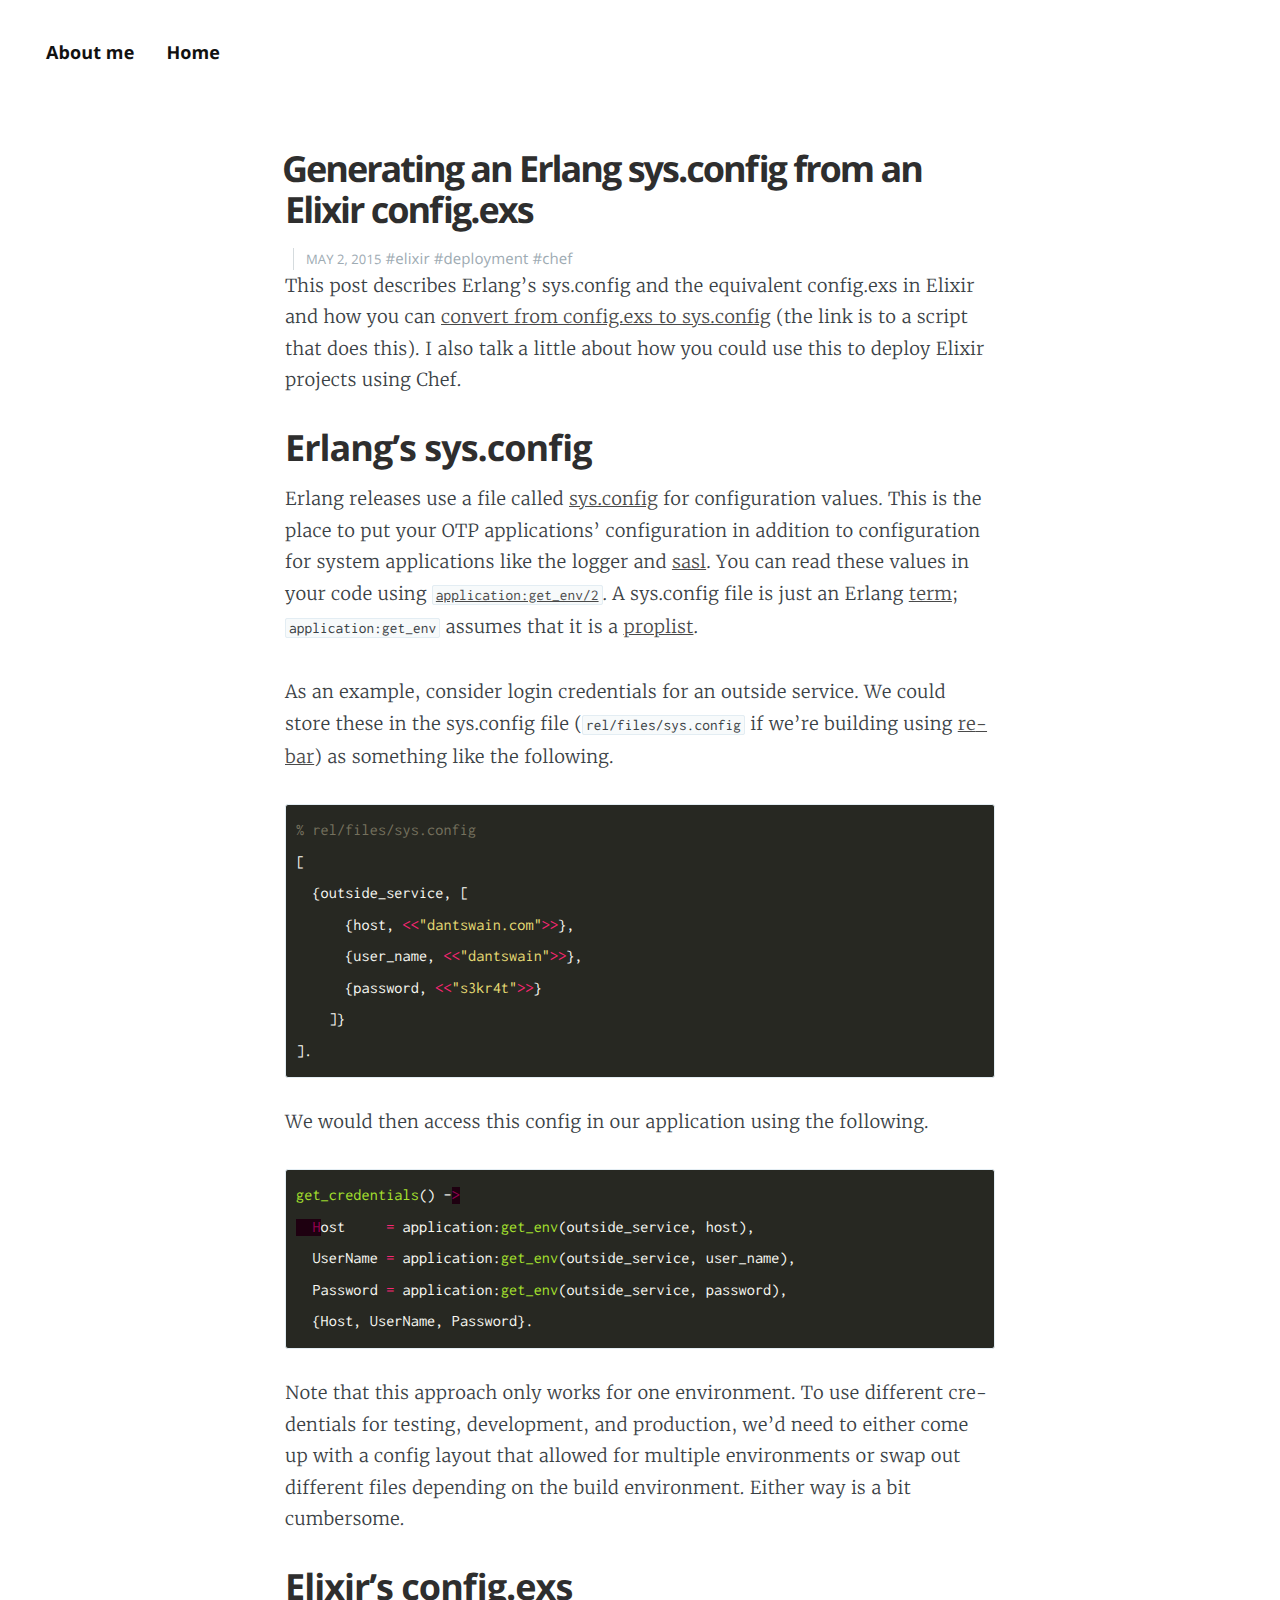
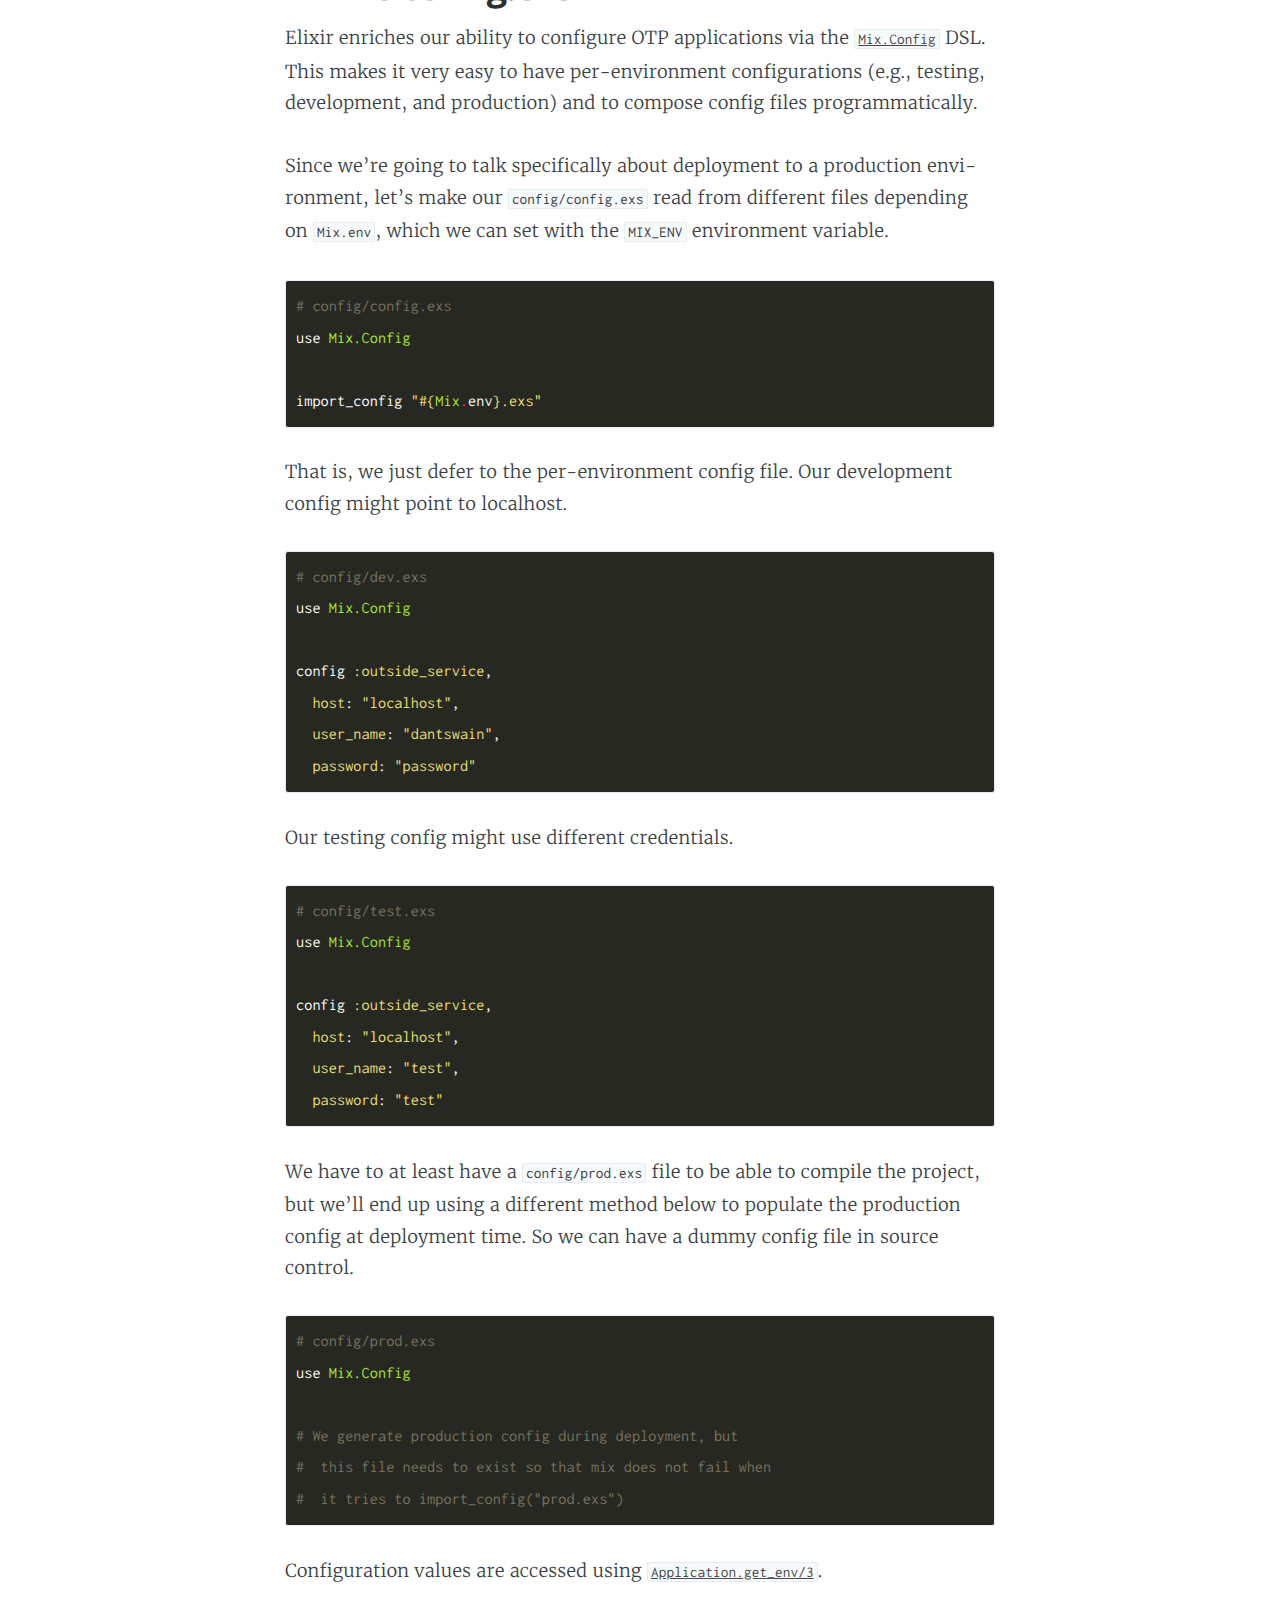
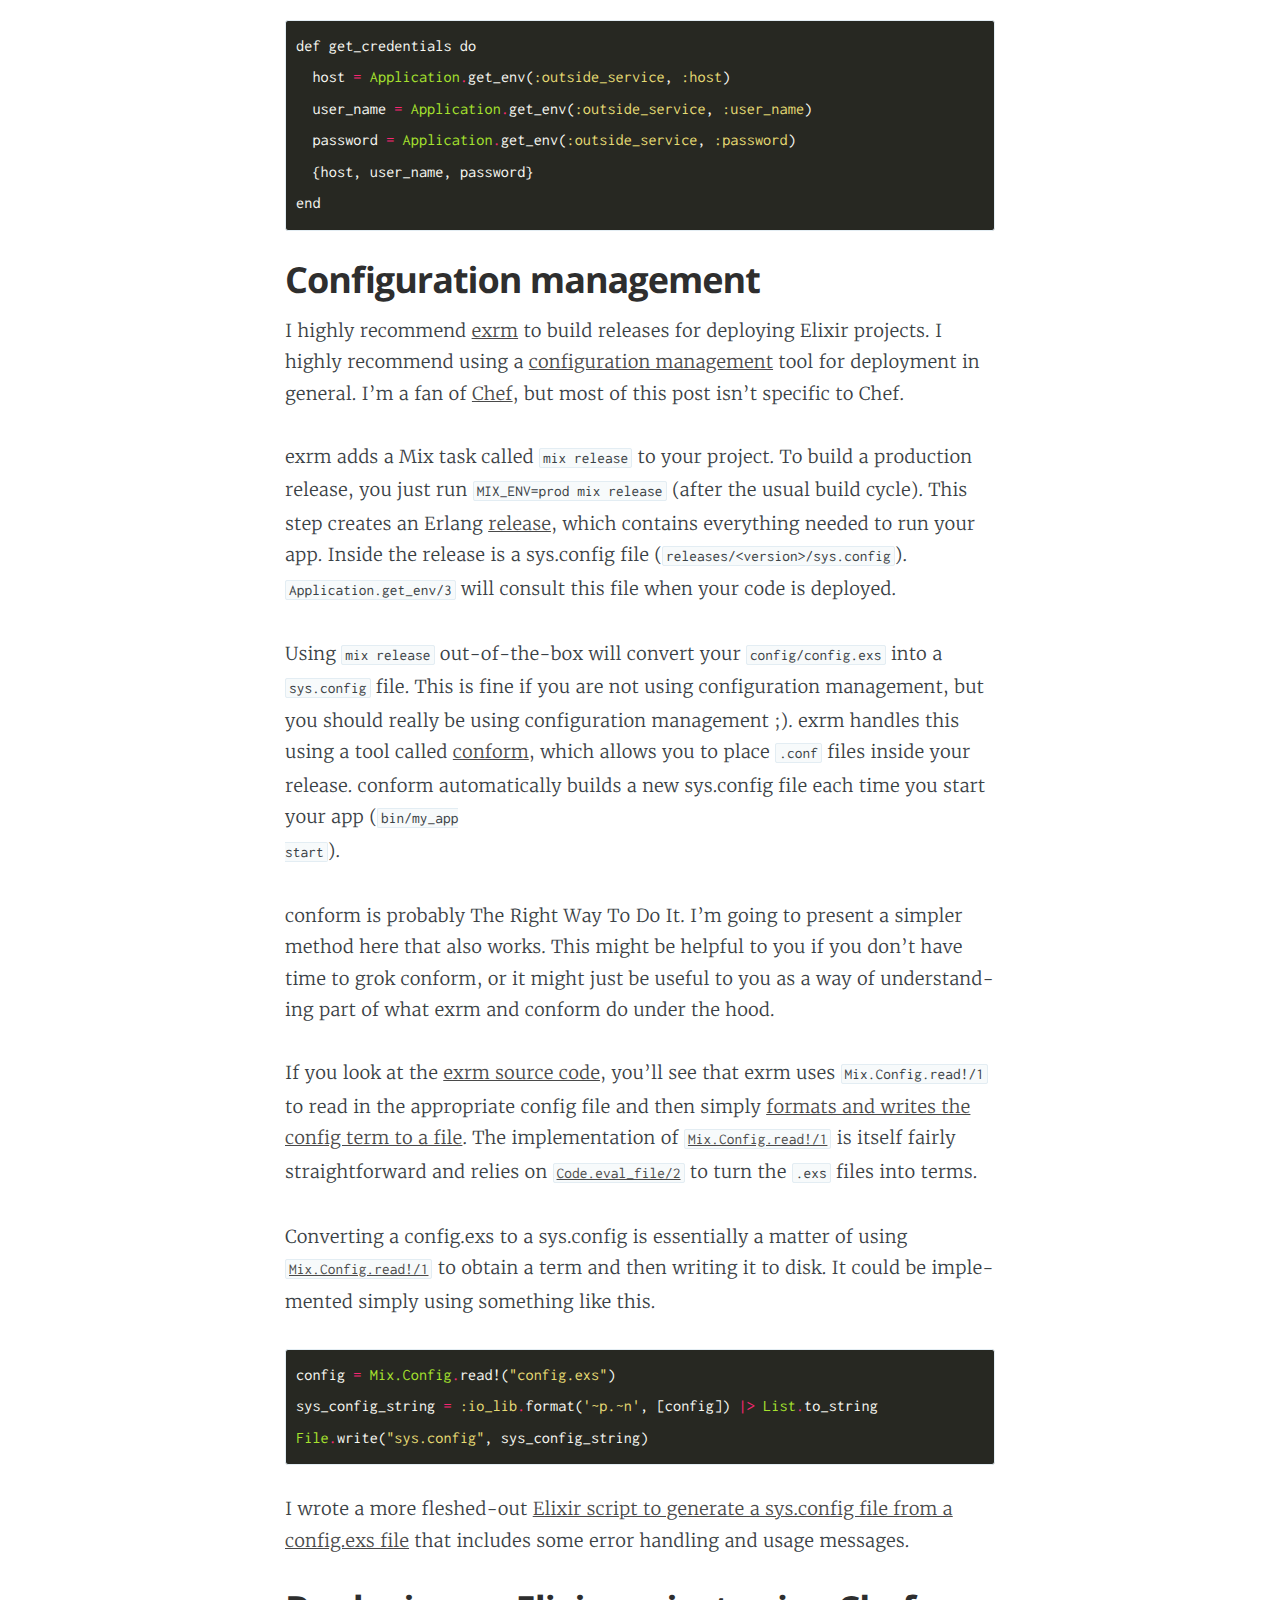
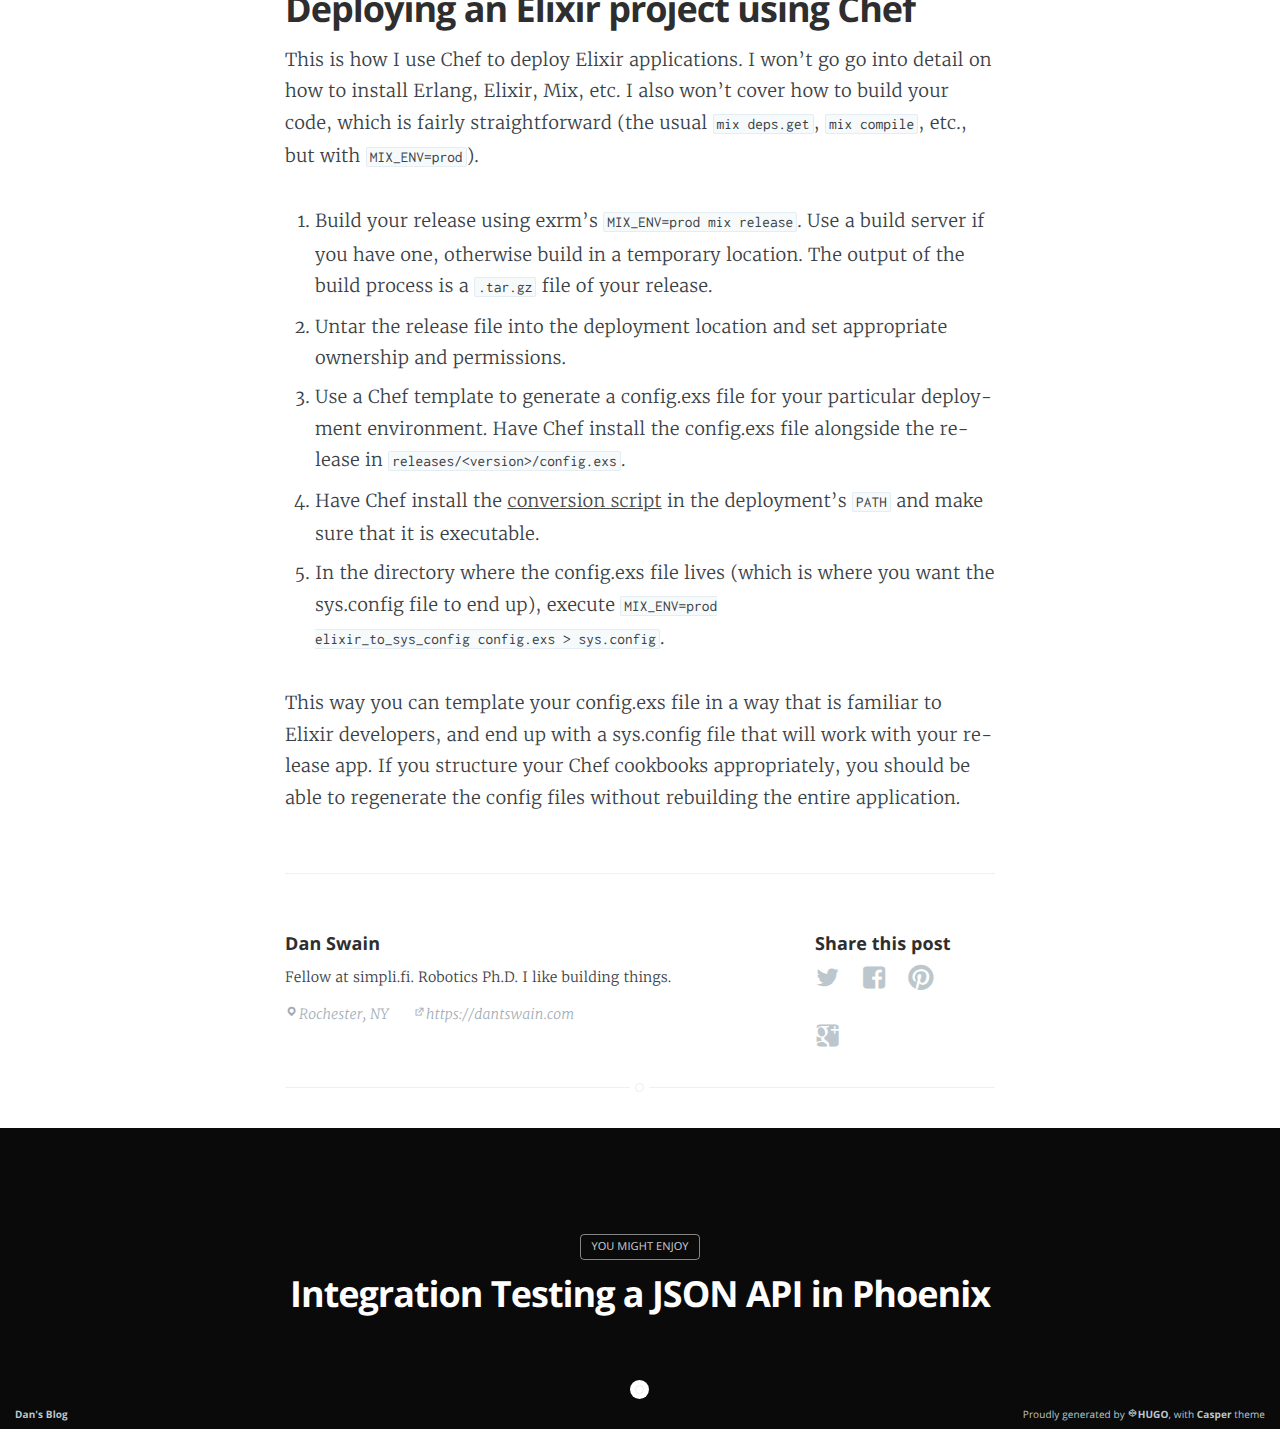
<file: 2015/05/02/generating-an-erlang-sys.config-from-an-elixir-config.exs/index.html>
<!DOCTYPE html>
<html lang="en-us">
<head>

    <meta charset="utf-8" />
    <meta http-equiv="X-UA-Compatible" content="IE=edge" />

    
    
        <meta name="twitter:card" content="summary"/>
    



<meta name="twitter:title" content="Generating an Erlang sys.config from an Elixir config.exs"/>
<meta name="twitter:description" content=""/>
<meta name="twitter:site" content="@dantswain"/>



  	<meta property="og:title" content="Generating an Erlang sys.config from an Elixir config.exs &middot; Dan&#39;s Blog" />
  	<meta property="og:site_name" content="Dan&#39;s Blog" />
  	<meta property="og:url" content="https://dantswain.github.io/2015/05/02/generating-an-erlang-sys.config-from-an-elixir-config.exs/" />

    
        
            <meta property="og:image" content="/images/flockBack.png"/>
        
    

    
    <meta property="og:description" content="" />
  	<meta property="og:type" content="article" />
    <meta property="article:published_time" content="2015-05-02T00:00:00Z" />

    
    <meta property="article:tag" content="elixir" />
    
    <meta property="article:tag" content="deployment" />
    
    <meta property="article:tag" content="chef" />
    
    

    <title>Generating an Erlang sys.config from an Elixir config.exs &middot; Dan&#39;s Blog</title>

    
    <meta name="description" content="This post describes Erlang&amp;rsquo;s sys.config and the equivalent config.exs in Elixir and how you can convert from config.exs to sys.config (the link is to a sc" />
    

    <meta name="HandheldFriendly" content="True" />
    <meta name="viewport" content="width=device-width, initial-scale=1.0" />

    <link rel="shortcut icon" href="/images/favicon.ico">
	  <link rel="apple-touch-icon" href="/images/apple-touch-icon.png" />

    <link rel="stylesheet" type="text/css" href="/css/screen.css" />
    

    

    

    
      
          <link href="/index.xml" rel="alternate" type="application/rss+xml" title="Dan&#39;s Blog" />
      
      
    
    <meta name="generator" content="Hugo 0.32.4" />

    <link rel="canonical" href="https://dantswain.github.io/2015/05/02/generating-an-erlang-sys.config-from-an-elixir-config.exs/" />

    
      
    
    <script type="application/ld+json">
{
    "@context": "https://schema.org",
    "@type": "Article",
    "publisher": {
        "@type": "Organization",
        "name": 
    },
    "author": {
        "@type": "Person",
        "name": ,
        
        "url": https://dantswain.com,
        "sameAs": [
            
            
             
             
             
             
             
            
        ],
        "description": Fellow at simpli.fi. Robotics Ph.D. I like building things. 
        
    },
    "headline": Generating an Erlang sys.config from an Elixir config.exs,
    "name": Generating an Erlang sys.config from an Elixir config.exs,
    "wordCount": 1003,
    "timeRequired": "PT5M",
    "inLanguage": {
      "@type": "Language",
      "alternateName": en
    },
    "url": https://dantswain.github.io/2015/05/02/generating-an-erlang-sys.config-from-an-elixir-config.exs/,
    "datePublished": 2015-05-02T00:00Z,
    "dateModified": 2015-05-02T00:00Z,
    
    "keywords": elixir, deployment, chef,
    "description": ,
    "mainEntityOfPage": {
        "@type": "WebPage",
        "@id": https://dantswain.github.io/2015/05/02/generating-an-erlang-sys.config-from-an-elixir-config.exs/
    }
}
    </script>
    


    

    
    <script>
      (function(i,s,o,g,r,a,m){i['GoogleAnalyticsObject']=r;i[r]=i[r]||function(){
      (i[r].q=i[r].q||[]).push(arguments)},i[r].l=1*new Date();a=s.createElement(o),
      m=s.getElementsByTagName(o)[0];a.async=1;a.src=g;m.parentNode.insertBefore(a,m)
      })(window,document,'script','//www.google-analytics.com/analytics.js','ga');

      ga('create', 'UA-30160681-1', 'auto');
      ga('send', 'pageview');

    </script>
    

    
</head>
<body class="nav-open">

 <div class="site-wrapper">

  
      <ul class="nav">
        
        
        
          
            <li class="nav-item">
              <a href="/about">About me</a>
            </li>
        
          
            <li class="nav-item">
              <a href="/">Home</a>
            </li>
        
        
      </ul>







<header class="main-header post-head no-cover">
    <nav class="main-nav overlay clearfix">


      
    </nav>

    


</header>



<main class="content" role="main">




  <article class="post post">
    <header class="post-header">
      <nav class="breadcrumb">
        
        
        
        
        
        
        
      </nav>


        <h1 class="post-title">Generating an Erlang sys.config from an Elixir config.exs</h1>
        <small></small>

        <section class="post-meta">
        
          <time class="post-date" datetime="2015-05-02T00:00:00Z">
            May 2, 2015
          </time>
        
         
          <span class="post-tag small"><a href="https://dantswain.github.io//tags/elixir/">#elixir</a></span>
         
          <span class="post-tag small"><a href="https://dantswain.github.io//tags/deployment/">#deployment</a></span>
         
          <span class="post-tag small"><a href="https://dantswain.github.io//tags/chef/">#chef</a></span>
         
        </section>
    </header>

    <section class="post-content">




<p>This post describes Erlang&rsquo;s sys.config and the equivalent config.exs
in Elixir and how you can
<a href="https://gist.github.com/dantswain/fdfb1c2c86e4d940a8f5">convert from config.exs to sys.config</a>
(the link is to a script that does this).  I also talk a little about
how you could use this to deploy Elixir projects using Chef.</p>

<h2 id="erlang-s-sys-config">Erlang&rsquo;s sys.config</h2>

<p>Erlang releases use a file called
<a href="http://www.erlang.org/doc/man/config.html">sys.config</a> for
configuration values.  This is the place to put your OTP applications&rsquo;
configuration in addition to configuration for system applications
like the logger and
<a href="http://www.erlang.org/doc/man/sasl_app.html">sasl</a>.  You can read
these values in your code using
<a href="http://www.erlang.org/doc/apps/kernel/application.html#get_env-2"><code>application:get_env/2</code></a>.
A sys.config file is just an Erlang
<a href="http://www.erlang.org/doc/reference_manual/data_types.html#id68423">term</a>;
<code>application:get_env</code> assumes that it is a
<a href="http://www.erlang.org/doc/man/proplists.html">proplist</a>.</p>

<p>As an example, consider login credentials for an outside service.  We
could store these in the sys.config file (<code>rel/files/sys.config</code> if
we&rsquo;re building using <a href="https://github.com/basho/rebar">rebar</a>) as
something like the following.</p>
<div class="highlight"><pre style="color:#f8f8f2;background-color:#272822;-moz-tab-size:4;-o-tab-size:4;tab-size:4"><code class="language-erlang" data-lang="erlang"><span style="color:#75715e">% rel/files/sys.config
</span><span style="color:#75715e"></span>[
  {outside_service, [
      {host, <span style="color:#f92672">&lt;&lt;</span><span style="color:#e6db74">&#34;dantswain.com&#34;</span><span style="color:#f92672">&gt;&gt;</span>},
      {user_name, <span style="color:#f92672">&lt;&lt;</span><span style="color:#e6db74">&#34;dantswain&#34;</span><span style="color:#f92672">&gt;&gt;</span>},
      {password, <span style="color:#f92672">&lt;&lt;</span><span style="color:#e6db74">&#34;s3kr4t&#34;</span><span style="color:#f92672">&gt;&gt;</span>}
    ]}
].</code></pre></div>
<p>We would then access this config in our application using the
following.</p>
<div class="highlight"><pre style="color:#f8f8f2;background-color:#272822;-moz-tab-size:4;-o-tab-size:4;tab-size:4"><code class="language-erlang" data-lang="erlang"><span style="color:#a6e22e">get_credentials</span>() -<span style="color:#960050;background-color:#1e0010">&gt;
</span><span style="color:#960050;background-color:#1e0010">  H</span>ost     <span style="color:#f92672">=</span> application:<span style="color:#a6e22e">get_env</span>(outside_service, host),
  UserName <span style="color:#f92672">=</span> application:<span style="color:#a6e22e">get_env</span>(outside_service, user_name),
  Password <span style="color:#f92672">=</span> application:<span style="color:#a6e22e">get_env</span>(outside_service, password),
  {Host, UserName, Password}.</code></pre></div>
<p>Note that this approach only works for one environment.  To use
different credentials for testing, development, and production, we&rsquo;d
need to either come up with a config layout that allowed for multiple
environments or swap out different files depending on the
build environment.  Either way is a bit cumbersome.</p>

<h2 id="elixir-s-config-exs">Elixir&rsquo;s config.exs</h2>

<p>Elixir enriches our ability to configure OTP applications via the
<a href="http://elixir-lang.org/docs/v1.0/mix/Mix.Config.html"><code>Mix.Config</code></a>
DSL.  This makes it very easy to have per-environment configurations
(e.g., testing, development, and production) and to compose config
files programmatically.</p>

<p>Since we&rsquo;re going to talk specifically about deployment to a
production environment, let&rsquo;s make our <code>config/config.exs</code> read from
different files depending on <code>Mix.env</code>, which we can set with the
<code>MIX_ENV</code> environment variable.</p>
<div class="highlight"><pre style="color:#f8f8f2;background-color:#272822;-moz-tab-size:4;-o-tab-size:4;tab-size:4"><code class="language-elixir" data-lang="elixir"><span style="color:#75715e"># config/config.exs</span>
use <span style="color:#a6e22e">Mix.Config</span>

import_config <span style="color:#e6db74">&#34;</span><span style="color:#e6db74">#{</span><span style="color:#a6e22e">Mix</span><span style="color:#f92672">.</span>env<span style="color:#e6db74">}</span><span style="color:#e6db74">.exs&#34;</span></code></pre></div>
<p>That is, we just defer to the per-environment config file. Our
development config might point to localhost.</p>
<div class="highlight"><pre style="color:#f8f8f2;background-color:#272822;-moz-tab-size:4;-o-tab-size:4;tab-size:4"><code class="language-elixir" data-lang="elixir"><span style="color:#75715e"># config/dev.exs</span>
use <span style="color:#a6e22e">Mix.Config</span>

config <span style="color:#e6db74">:outside_service</span>,
  <span style="color:#e6db74">host</span>: <span style="color:#e6db74">&#34;localhost&#34;</span>,
  <span style="color:#e6db74">user_name</span>: <span style="color:#e6db74">&#34;dantswain&#34;</span>,
  <span style="color:#e6db74">password</span>: <span style="color:#e6db74">&#34;password&#34;</span></code></pre></div>
<p>Our testing config might use different credentials.</p>
<div class="highlight"><pre style="color:#f8f8f2;background-color:#272822;-moz-tab-size:4;-o-tab-size:4;tab-size:4"><code class="language-elixir" data-lang="elixir"><span style="color:#75715e"># config/test.exs</span>
use <span style="color:#a6e22e">Mix.Config</span>

config <span style="color:#e6db74">:outside_service</span>,
  <span style="color:#e6db74">host</span>: <span style="color:#e6db74">&#34;localhost&#34;</span>,
  <span style="color:#e6db74">user_name</span>: <span style="color:#e6db74">&#34;test&#34;</span>,
  <span style="color:#e6db74">password</span>: <span style="color:#e6db74">&#34;test&#34;</span></code></pre></div>
<p>We have to at least have a <code>config/prod.exs</code> file to be able to
compile the project, but we&rsquo;ll end up using a different method below
to populate the production config at deployment time.  So we can have
a dummy config file in source control.</p>
<div class="highlight"><pre style="color:#f8f8f2;background-color:#272822;-moz-tab-size:4;-o-tab-size:4;tab-size:4"><code class="language-elixir" data-lang="elixir"><span style="color:#75715e"># config/prod.exs</span>
use <span style="color:#a6e22e">Mix.Config</span>

<span style="color:#75715e"># We generate production config during deployment, but</span>
<span style="color:#75715e">#  this file needs to exist so that mix does not fail when</span>
<span style="color:#75715e">#  it tries to import_config(&#34;prod.exs&#34;)</span></code></pre></div>
<p>Configuration values are accessed using
<a href="http://elixir-lang.org/docs/v1.0/elixir/Application.html#get_env/3"><code>Application.get_env/3</code></a>.</p>
<div class="highlight"><pre style="color:#f8f8f2;background-color:#272822;-moz-tab-size:4;-o-tab-size:4;tab-size:4"><code class="language-elixir" data-lang="elixir">def get_credentials do
  host <span style="color:#f92672">=</span> <span style="color:#a6e22e">Application</span><span style="color:#f92672">.</span>get_env(<span style="color:#e6db74">:outside_service</span>, <span style="color:#e6db74">:host</span>)
  user_name <span style="color:#f92672">=</span> <span style="color:#a6e22e">Application</span><span style="color:#f92672">.</span>get_env(<span style="color:#e6db74">:outside_service</span>, <span style="color:#e6db74">:user_name</span>)
  password <span style="color:#f92672">=</span> <span style="color:#a6e22e">Application</span><span style="color:#f92672">.</span>get_env(<span style="color:#e6db74">:outside_service</span>, <span style="color:#e6db74">:password</span>)
  {host, user_name, password}
end</code></pre></div>
<h2 id="configuration-management">Configuration management</h2>

<p>I highly recommend <a href="https://github.com/bitwalker/exrm">exrm</a> to
build releases for deploying Elixir projects.  I highly
recommend using a
<a href="http://en.wikipedia.org/wiki/Configuration_management">configuration management</a>
tool for deployment in general.  I&rsquo;m a fan of
<a href="https://www.chef.io/">Chef</a>, but most of this post isn&rsquo;t
specific to Chef.</p>

<p>exrm adds a Mix task called <code>mix release</code> to your project.  To build a
production release, you just run <code>MIX_ENV=prod mix release</code> (after the
usual build cycle).  This step creates an Erlang
<a href="http://www.erlang.org/doc/design_principles/release_structure.html">release</a>,
which contains everything needed to run your app.  Inside the release
is a sys.config file (<code>releases/&lt;version&gt;/sys.config</code>).
<code>Application.get_env/3</code> will consult this file when your code is
deployed.</p>

<p>Using <code>mix release</code> out-of-the-box will convert your
<code>config/config.exs</code> into a <code>sys.config</code> file.  This is fine if you
are not using configuration management, but you should really be using
configuration management ;).  exrm handles this using a tool called
<a href="https://github.com/bitwalker/conform">conform</a>, which allows you to
place <code>.conf</code> files inside your release.  conform automatically builds
a new sys.config file each time you start your app (<code>bin/my_app
start</code>).</p>

<p>conform is probably The Right Way To Do It.  I&rsquo;m going to present a
simpler method here that also works.  This might be helpful to you if
you don&rsquo;t have time to grok conform, or it might just be useful to you
as a way of understanding part of what exrm and conform do under the
hood.</p>

<p>If you look at the
<a href="https://github.com/bitwalker/exrm/blob/43e41fc5b9b13e893ad515c5a3afe60fa632892a/lib/exrm/utils.ex#L29">exrm source code</a>,
you&rsquo;ll see that exrm uses <code>Mix.Config.read!/1</code> to read in the
appropriate config file and then simply
<a href="https://github.com/bitwalker/exrm/blob/bebc97c7707b6019a2790132b16653418f25afdc/lib/exrm/utils.ex#L164">formats and writes the config term to a file</a>.
The implementation of
<a href="https://github.com/elixir-lang/elixir/blob/aa9aa8084a861cd93dcbaba33b6ce46bc82e8a64/lib/mix/lib/mix/config.ex#L129"><code>Mix.Config.read!/1</code></a>
is itself fairly straightforward and relies on
<a href="http://elixir-lang.org/docs/v1.0/elixir/Code#eval_file/2"><code>Code.eval_file/2</code></a>
to turn the <code>.exs</code> files into terms.</p>

<p>Converting a config.exs to a sys.config is essentially a matter of
using
<a href="http://elixir-lang.org/docs/v1.0/mix/Mix.Config.html#read!/1"><code>Mix.Config.read!/1</code></a>
to obtain a term and then writing it to disk.  It could be implemented
simply using something like this.</p>
<div class="highlight"><pre style="color:#f8f8f2;background-color:#272822;-moz-tab-size:4;-o-tab-size:4;tab-size:4"><code class="language-elixir" data-lang="elixir">config <span style="color:#f92672">=</span> <span style="color:#a6e22e">Mix.Config</span><span style="color:#f92672">.</span>read!(<span style="color:#e6db74">&#34;config.exs&#34;</span>)
sys_config_string <span style="color:#f92672">=</span> <span style="color:#e6db74">:io_lib</span><span style="color:#f92672">.</span>format(<span style="color:#e6db74">&#39;~p.~n&#39;</span>, [config]) <span style="color:#f92672">|&gt;</span> <span style="color:#a6e22e">List</span><span style="color:#f92672">.</span>to_string
<span style="color:#a6e22e">File</span><span style="color:#f92672">.</span>write(<span style="color:#e6db74">&#34;sys.config&#34;</span>, sys_config_string)</code></pre></div>
<p>I wrote a more fleshed-out
<a href="https://gist.github.com/dantswain/fdfb1c2c86e4d940a8f5">Elixir script to generate a sys.config file from a config.exs file</a>
that includes some error handling and usage messages.</p>

<h2 id="deploying-an-elixir-project-using-chef">Deploying an Elixir project using Chef</h2>

<p>This is how I use Chef to deploy Elixir applications.  I won&rsquo;t go go
into detail on how to install Erlang, Elixir, Mix, etc.  I also won&rsquo;t
cover how to build your code, which is fairly straightforward (the
usual <code>mix deps.get</code>, <code>mix compile</code>, etc., but with <code>MIX_ENV=prod</code>).</p>

<ol>
<li>Build your release using exrm&rsquo;s <code>MIX_ENV=prod mix release</code>.  Use a
build server if you have one, otherwise build in a temporary
location.  The output of the build process is a <code>.tar.gz</code> file of
your release.</li>
<li>Untar the release file into the deployment location and set
appropriate ownership and permissions.</li>
<li>Use a Chef template to generate a config.exs file for your
particular deployment environment.  Have Chef install the
config.exs file alongside the release in
<code>releases/&lt;version&gt;/config.exs</code>.</li>
<li>Have Chef install the
<a href="https://gist.github.com/dantswain/fdfb1c2c86e4d940a8f5">conversion script</a>
in the deployment&rsquo;s <code>PATH</code> and make sure that it is executable.</li>
<li>In the directory where the config.exs file lives (which is where
you want the sys.config file to end up), execute <code>MIX_ENV=prod
elixir_to_sys_config config.exs &gt; sys.config</code>.</li>
</ol>

<p>This way you can template your config.exs file in a way that is
familiar to Elixir developers, and end up with a sys.config file
that will work with your release app.  If you structure your Chef
cookbooks appropriately, you should be able to regenerate the config files
without rebuilding the entire application.</p>









    </section>


  <footer class="post-footer">


    

    









<section class="author">
  <h4><a href="https://dantswain.github.io/">Dan Swain</a></h4>
  
  <p>Fellow at simpli.fi. Robotics Ph.D. I like building things. </p>
  
  <div class="author-meta">
    <span class="author-location icon-location">Rochester, NY</span>
    <span class="author-link icon-link"><a href="https://dantswain.com">https://dantswain.com</a></span>
  </div>
</section>




    
<section class="share">
  <h4>Share this post</h4>
  <a class="icon-twitter" style="font-size: 1.4em" href="https://twitter.com/share?text=Generating%20an%20Erlang%20sys.config%20from%20an%20Elixir%20config.exs&nbsp;-&nbsp;Dan%27s%20Blog&amp;url=https%3a%2f%2fdantswain.github.io%2f2015%2f05%2f02%2fgenerating-an-erlang-sys.config-from-an-elixir-config.exs%2f"
      onclick="window.open(this.href, 'twitter-share', 'width=550,height=235');return false;">
      <span class="hidden">Twitter</span>
  </a>
  <a class="icon-facebook" style="font-size: 1.4em" href="https://www.facebook.com/sharer/sharer.php?u=https%3a%2f%2fdantswain.github.io%2f2015%2f05%2f02%2fgenerating-an-erlang-sys.config-from-an-elixir-config.exs%2f"
      onclick="window.open(this.href, 'facebook-share','width=580,height=296');return false;">
      <span class="hidden">Facebook</span>
  </a>
  <a class="icon-pinterest" style="font-size: 1.4em" href="http://pinterest.com/pin/create/button/?url=https%3a%2f%2fdantswain.github.io%2f2015%2f05%2f02%2fgenerating-an-erlang-sys.config-from-an-elixir-config.exs%2f&amp;description=Generating%20an%20Erlang%20sys.config%20from%20an%20Elixir%20config.exs"
      onclick="window.open(this.href, 'pinterest-share','width=580,height=296');return false;">
      <span class="hidden">Pinterest</span>
  </a>
  <a class="icon-google-plus" style="font-size: 1.4em" href="https://plus.google.com/share?url=https%3a%2f%2fdantswain.github.io%2f2015%2f05%2f02%2fgenerating-an-erlang-sys.config-from-an-elixir-config.exs%2f"
     onclick="window.open(this.href, 'google-plus-share', 'width=490,height=530');return false;">
      <span class="hidden">Google+</span>
  </a>
</section>



    

<div id="disqus_thread"></div>
<script>




var disqus_config = function () {
this.page.url = "https:\/\/dantswain.github.io\/2015\/05\/02\/generating-an-erlang-sys.config-from-an-elixir-config.exs\/";  
this.page.identifier = "https:\/\/dantswain.github.io\/2015\/05\/02\/generating-an-erlang-sys.config-from-an-elixir-config.exs\/"; 
};

(function() { 
var d = document, s = d.createElement('script');
s.src = 'https://dantswainblog.disqus.com/embed.js';
s.setAttribute('data-timestamp', +new Date());
(d.head || d.body).appendChild(s);
})();
</script>
<noscript>Please enable JavaScript to view the <a href="https://disqus.com/?ref_noscript">comments powered by Disqus.</a></noscript>








  </footer>
</article>

</main>

<aside class="read-next">
  
  
      <a class="read-next-story prev" style="no-cover" href="/2015/04/19/integration-testing-a-json-api-in-phoenix/">
          <section class="post">
              <h2>Integration Testing a JSON API in Phoenix</h2>
          </section>
      </a>
  
</aside>


    <footer class="site-footer clearfix">
        <section class="copyright"><a href="">Dan&#39;s Blog</a> </section>
        
        <section class="poweredby">Proudly generated by <a class="icon-hugo" href="http://gohugo.io">HUGO</a>, with <a class="icon-theme" href="https://github.com/vjeantet/hugo-theme-casper">Casper</a> theme</section>
        
    </footer>
    </div>
    
    
</body>
</html>
</file>
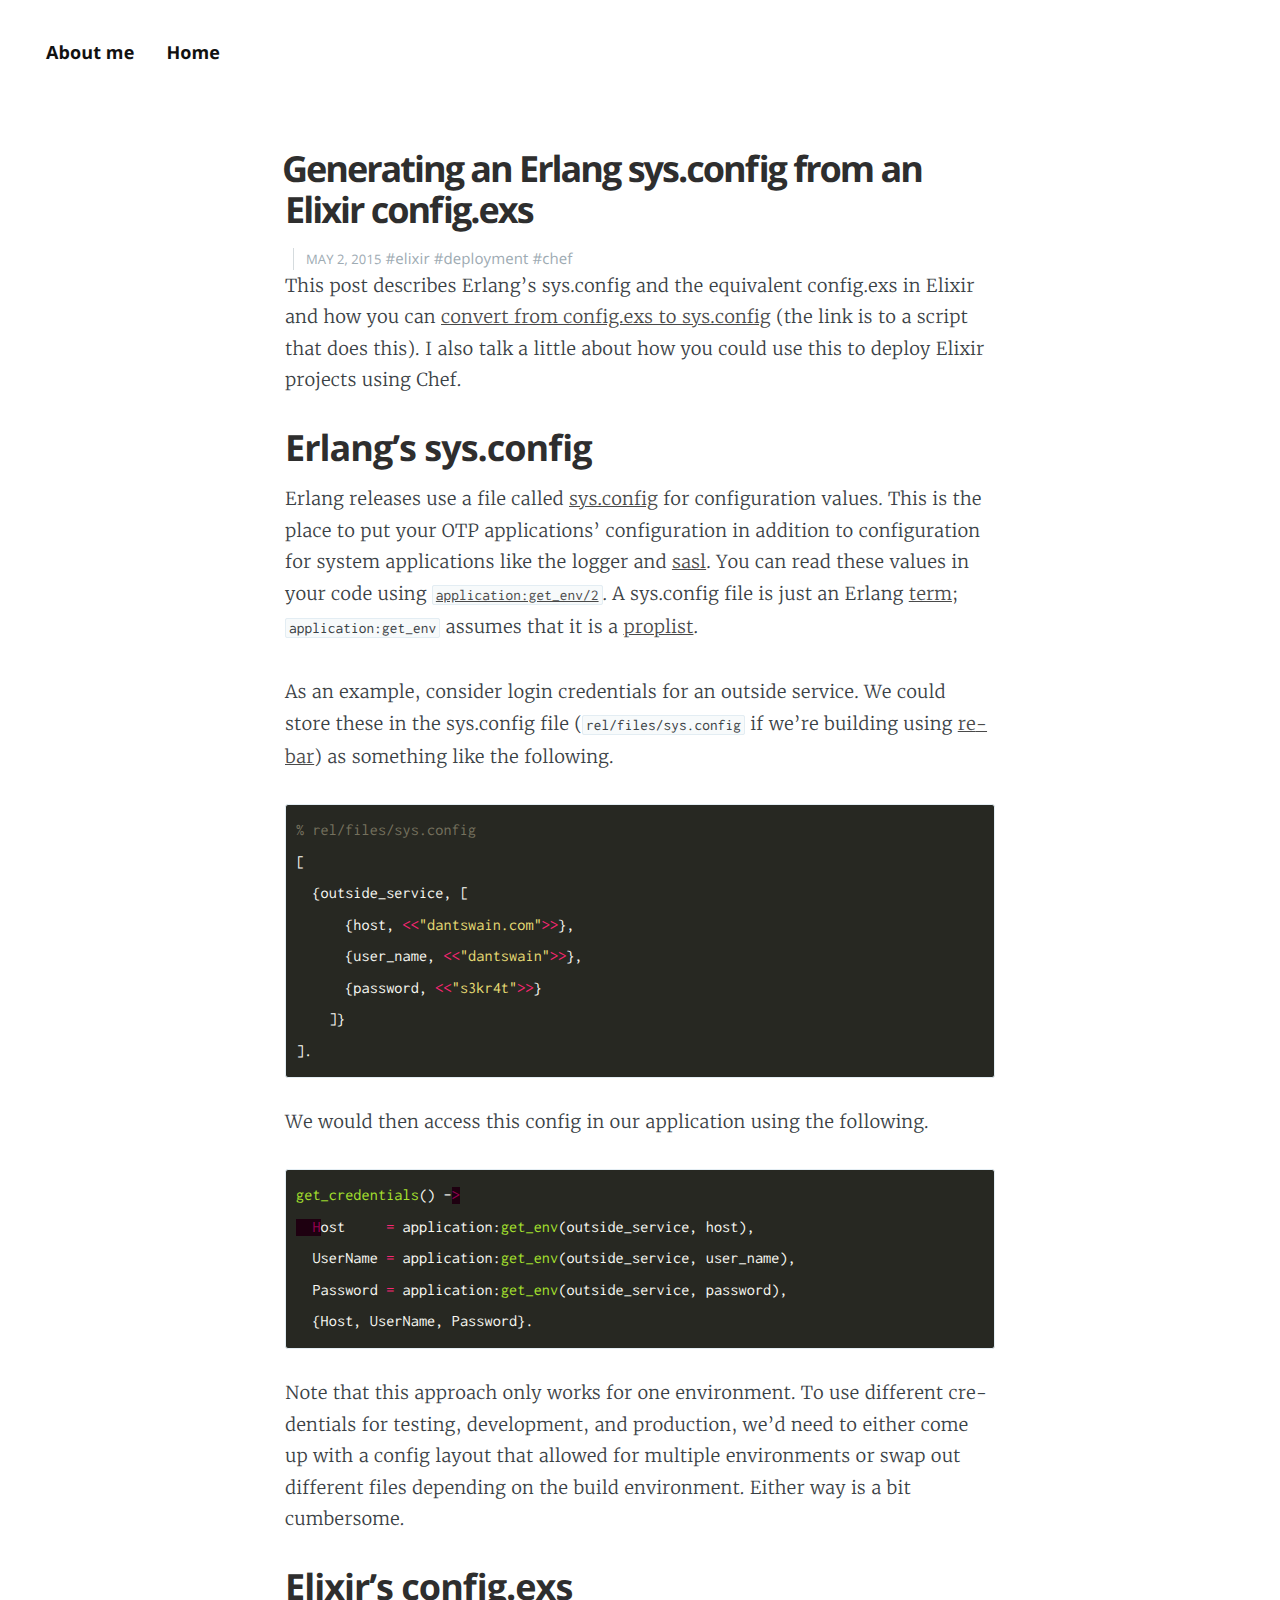
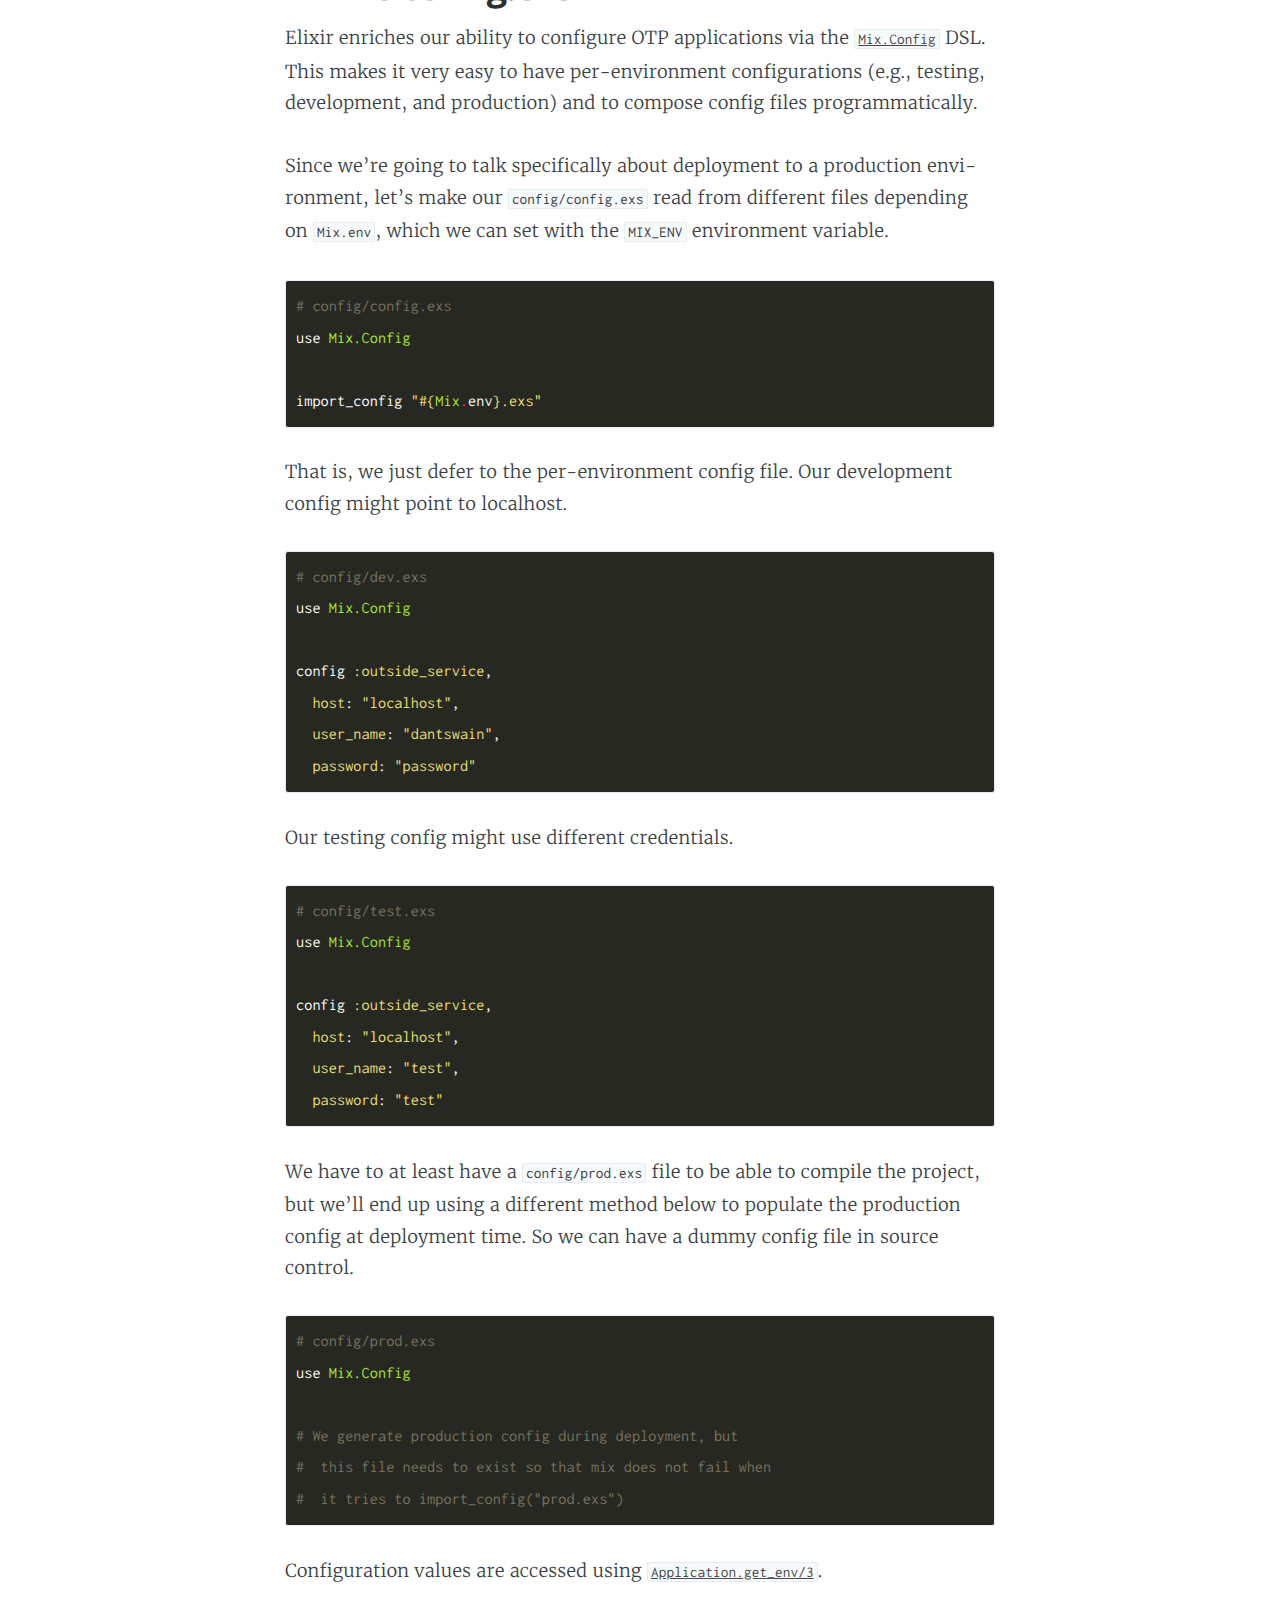
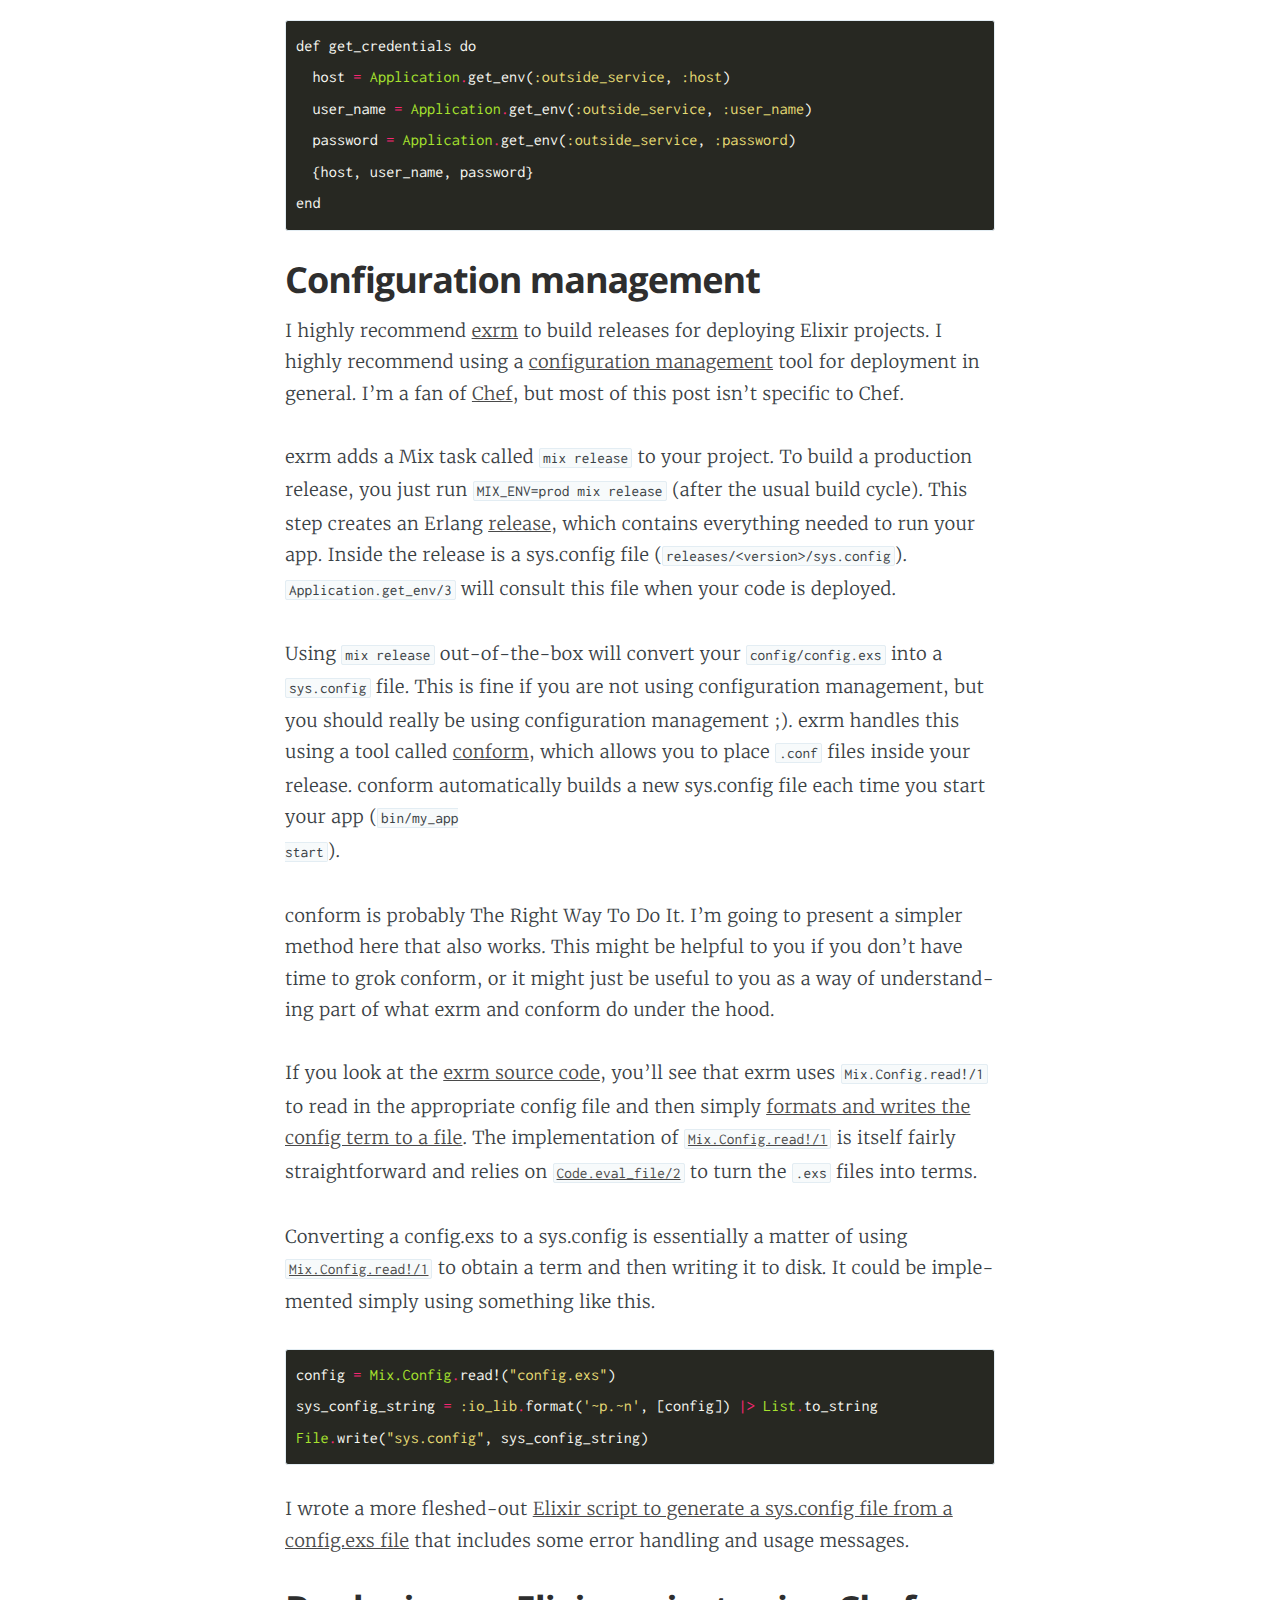
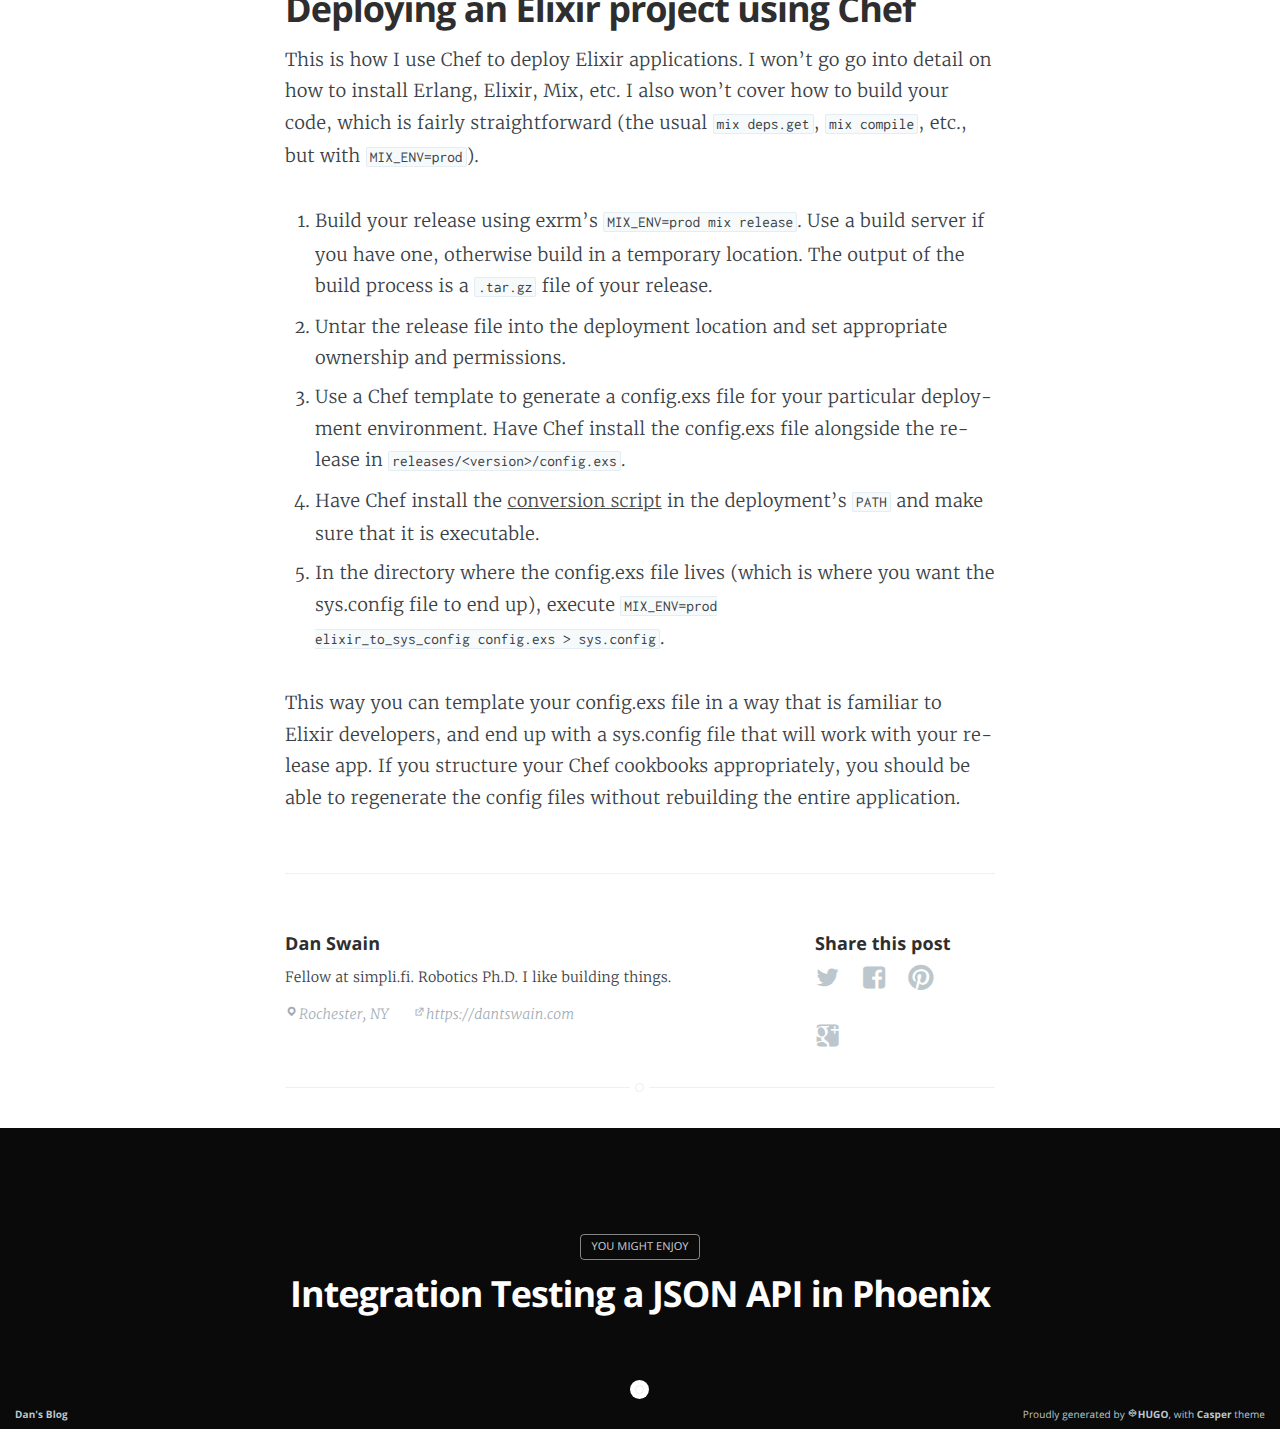
<file: blog/2015/05/02/generating-an-erlang-sys-dot-config-from-an-elixir-config-dot-exs/index.html>
<!DOCTYPE html><html><head><title>https://dantswain.github.io/2015/05/02/generating-an-erlang-sys.config-from-an-elixir-config.exs/</title><link rel="canonical" href="https://dantswain.github.io/2015/05/02/generating-an-erlang-sys.config-from-an-elixir-config.exs/"/><meta name="robots" content="noindex"><meta http-equiv="content-type" content="text/html; charset=utf-8" /><meta http-equiv="refresh" content="0; url=https://dantswain.github.io/2015/05/02/generating-an-erlang-sys.config-from-an-elixir-config.exs/" /></head></html>
</file>
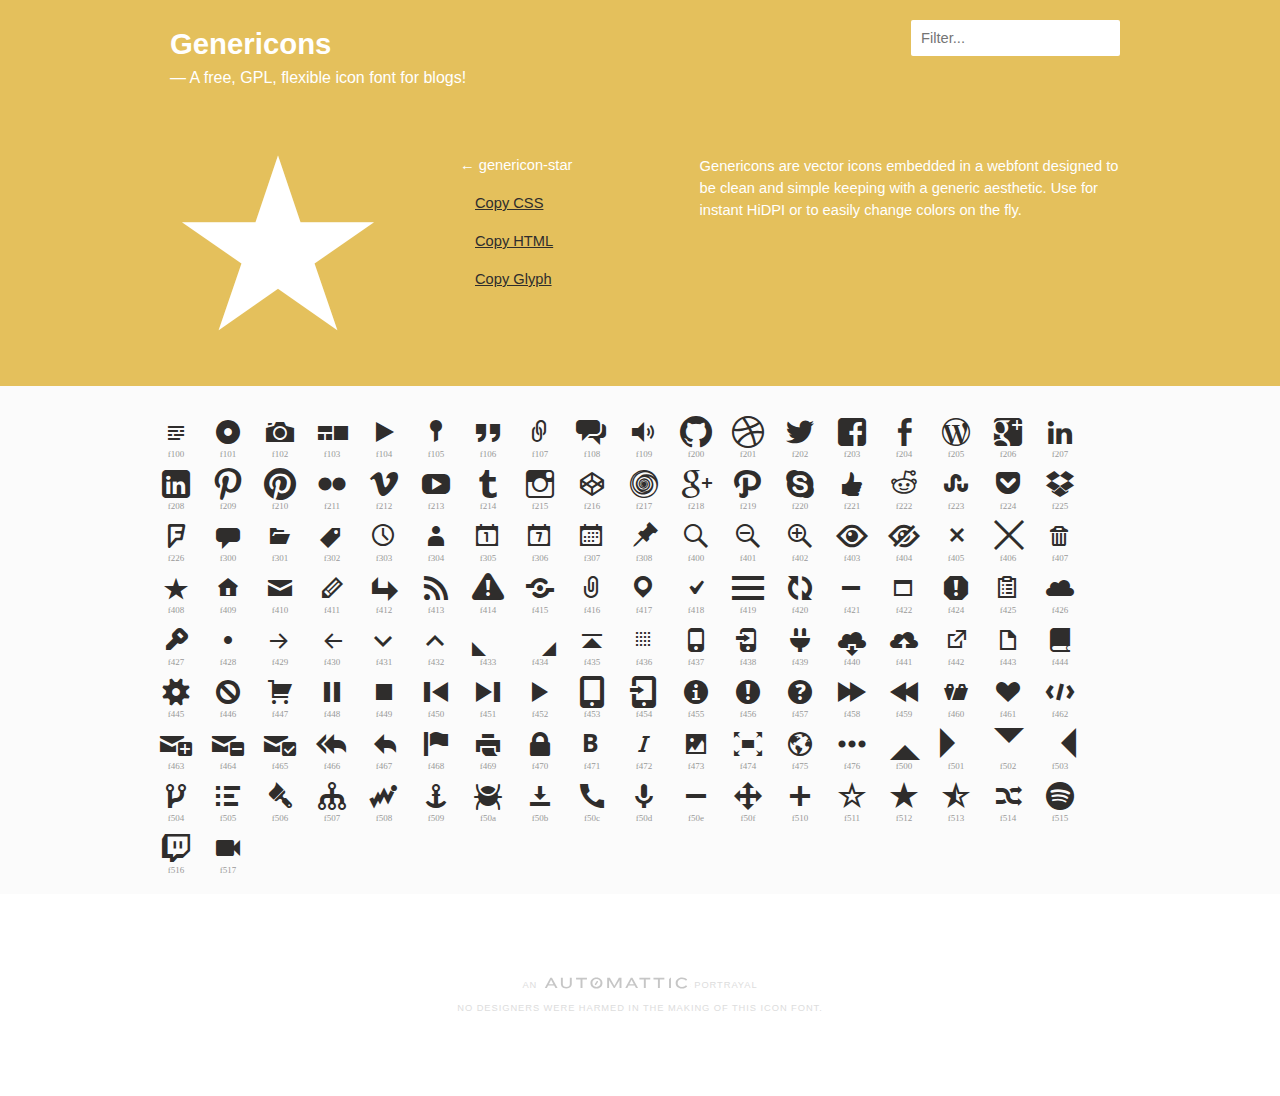
<file: fonts/Genericons/example.html>
<!DOCTYPE html>
<html>
<head>
<title>Genericons</title>
<link rel="stylesheet" href="genericons.css">
<script type="text/javascript" src="https://ajax.googleapis.com/ajax/libs/jquery/1.7.2/jquery.min.js"></script>
<style type="text/css">
/**
 * Example page CSS
 */

body {
	font-family: sans-serif;
	line-height: 1.5;
	margin: 0;
	color: #2f2d2c;
	background: #fff;
	font-size: 11pt;
}

a {
	color: #2f2d2c;
}

h4 {
	margin-top: 40px;
}

#iconlist {
	clear: both;
	margin-bottom: 20px;
}

#iconlist div {
	padding: 10px;
	overflow: hidden;
	white-space: nowrap;
	font-size: 32px;
	line-height: 1;
	position: relative;
	width: 32px;
	height: 32px;
}

#iconlist div:before {
	margin-right: 20px;
}

#iconlist div:hover {
	cursor: pointer;
	color: #e4c05c;
}

#primary {
	background: #e4c05c;
	overflow: hidden;
}

#content {
	position: relative;
	color: #fff;
	max-width: 980px;
	padding: 0 10px;
	margin: 0 auto;
}

#icons {
	background: #fbfbfb;
}

#icons #iconlist {
	max-width: 980px;
	box-sizing: border-box;
	-moz-box-sizing:border-box;
	-webkit-box-sizing:border-box;
	padding: 20px 0;
	margin: 0 auto;
}

#glyph {
	float: left;
	width: 50%;
	box-sizing: border-box;
	-moz-box-sizing:border-box;
	-webkit-box-sizing:border-box;
	-ms-box-sizing:border-box;
	padding: 20px 0;
}

#glyph .info {
	float: right;
	width: 180px;
	padding: 36px 0 0 0;
}

#glyph .info a {
	color: #2f2d2c;
	display: block;
	padding: 8px 0 8px 15px;
}

#glyph .info strong {
	font-weight: normal;
	display: block;
	padding: 8px 0;
}

#glyph .genericon {
	font-size: 256px;
	width: 256px;
	height: 256px;
	overflow: visible;
	float: left;
}

.description {
	margin-top: 50px;
	width: 48%;
	float: right;
	padding-left: 40px;
	margin-left: 2%;
	box-sizing: border-box;
	-moz-box-sizing:border-box;
	-webkit-box-sizing:border-box;
	-ms-box-sizing:border-box;
	background-size: 4px 4px;
}

#primary h2 {
	color: white;
	margin: 0 auto;
	padding: 22px 0 0 20px;
	max-width: 980px;
	font-size: 2em;
}

#primary h2 span {
	display: block;
	font-weight: normal;
	font-size: 12pt;
}

#footer {
	clear: both;
	max-width: 980px;
	margin: 80px auto;
	text-align: center;
	text-transform: uppercase;
	letter-spacing: .1em;
	font-size: 7pt;
	color: #ddd;
}

#footer a {
	color: #ccc;
	display: inline-block;
	width: 150px;
	overflow: hidden;
	text-indent: 100%;
	position: relative;
	top: 2px;
	opacity: .3;
	background-repeat: no-repeat;
	background-position: center top;
	background-image: url('[data-uri]');
}

#footer a:hover {
	opacity: 1;
}

pre, code {
	font: 14px/1.5 monospace;
}

.code {
	display: block;
	font: 14px/1.5 monospace;
	width: 600px;
	white-space: pre;
	border: 1px solid #ccc;
	padding: 10px;
	overflow: auto;
	min-height: 110px;
}

#iconlist .new, #iconlist .update {
	position: relative;
}

#iconlist .new:after, #iconlist .update:after {
	color: #e4c05c;
	display: block;
	content: "NEW";
	font: bold 8px/1 sans-serif;
	position: absolute;
	top: 0px;
	text-align: center;
	z-index: 10;
	width: 100%;
}

#iconlist .update:after {
	content: "UPDATE";
	left: -1px;
}

body.searching #iconlist span.update:after, body.searching #iconlist span.new:after {
	display: none;
}

#search {
	border: 0;
	border-radius: 2px;
	position: absolute;
	right: 20px;
	font: 11pt sans-serif;
	padding: 10px;
	top: 20px;
	background: rgba(255,255,255,.8);
}

#search:focus {
	background: #fff;
	outline: none;
}

.genericon-404 {
	display: none !important; /* This is an easter egg */
}

.genericon:after {
	content: attr(alt);
	display: block;
	font-size: 9px;
	color: #999;
	text-align: center;
}

.hideUACs.genericon:after {
	content: none;
}


@media only screen and ( max-width: 900px ) {

	#glyph {
		float: none;
		width: 100%;
	}
	
	#glyph .info {
		width: 30%;
	}
	#glyph .genericon {
		width: 70%;
	}

	.description {
		clear: both;
		width: 100%;
		background: none;
		padding-left: 0;
		float: none;
	}

}
</style>
<script type="text/javascript">
/**
 * Example page JS
 */

function copyToClipboard ( text, copyMode ) {
	if ( copyMode == "css" ) {
		window.prompt( "Copy this, then paste in your CSS :before selector.", text );
	} else if ( copyMode == "html" ) {
		window.prompt( "Copy this, then paste in your HTML.", text );
	} else {
		window.prompt( "Copy this, then paste in your Photoshop textfield.", text );
	}
}

function pickRandomIcon() {
	var divs = jQuery("#iconlist div").get().sort(function(){
			return Math.round(Math.random())-0.5;
		}).slice(0,1);

	attr = jQuery(divs).attr('alt');
	cssclass = jQuery(divs).attr('class');
	displayGlyph( attr, cssclass );

}

function displayGlyph( attr, cssclass ) {

	// set permalink
	var permalink = cssclass.split(' genericon-')[1];
	window.location.hash = permalink;

	// css copy string
	csstext = "content: \'\\" + attr + "';";

	// html copy string
	htmltext = '<span class="' + cssclass + '"></span>';

	// glyph copy string
	glyphtemp = "&#x" + attr + ";";
	jQuery('#temp').html( glyphtemp );
	glyphtext = jQuery('#temp').text();

	// final output
	output = '<div class="' + cssclass + '"></div>'
	+ '<div class="info">'
		+ '<strong>&larr; ' + cssclass.split( ' ' )[1] + '</strong>'
		+ '<a href="javascript:copyToClipboard(csstext, \'css\')">Copy CSS</a>'
		+ '<a href="javascript:copyToClipboard(htmltext, \'html\')">Copy HTML</a>'
		+ '<a href="javascript:copyToClipboard(glyphtext)">Copy Glyph</a>'
	+ '</div>';

	jQuery( '#glyph' ).html( output );

}

function sortUnicode ( a, b ) {
	var numberA = jQuery(a).attr('alt').replace('f', '');
	var numberB = jQuery(b).attr('alt').replace('f', '');
	var contentA =parseInt( numberA, 16 );
	var contentB =parseInt( numberB, 16 );
	return (contentA < contentB) ? -1 : (contentA > contentB) ? 1 : 0;
}

jQuery(document).ready(function() {

	// pick random icon if no permalink, otherwise go to permalink
	if ( window.location.hash ) {
		permalink = "genericon-" + window.location.hash.split('#')[1];
		attr = jQuery( '.' + permalink ).attr( 'alt' );
		cssclass = jQuery( '.' + permalink ).attr('class');
		displayGlyph( attr, cssclass );
	} else {
		pickRandomIcon();
	}

	jQuery( '#iconlist div' ).click(function() {

		attr = jQuery( this ).attr( 'alt' );
		cssclass = jQuery( this ).attr( 'class' );

		displayGlyph( attr, cssclass );

	});

	var $rows = jQuery('#iconlist div');
	jQuery('#search').keyup(function() {
	
		// remove update text when using search
		jQuery('body').addClass('searching');
	
	    var val = jQuery.trim(jQuery(this).val()).replace(/ +/g, ' ').toLowerCase();
	
	    $rows.show().filter(function() {
	        var text = jQuery(this).text().replace(/\s+/g, ' ').toLowerCase();
	        return !~text.indexOf(val);
	    }).hide();
	});
	
	jQuery('input#search').focus();

	// sort based on number
	jQuery('#iconlist div').sort( sortUnicode ).appendTo('#iconlist');

});

function toggleUACs() {
	jQuery('.genericon').toggleClass('hideUACs');
}
</script>
</head>

<body>

<div id="main">

	<div id="primary">
		<div id="content">

			<h2>Genericons <span>&mdash; A free, GPL, flexible icon font for blogs!</span></h2>

			<input placeholder="Filter..." name="search" id="search" type="text" value="" maxlength="150" />

			<div id="glyph">
			</div>
			
			<div class="description">
				<p>Genericons are vector icons embedded in a webfont designed to be clean and simple keeping with a generic aesthetic. Use for instant HiDPI or to easily change colors on the fly.</p>
			</div>
			
		</div>
	</div>

	<div id="icons">
		<div id="iconlist">
		
			<!-- note, the text inside the HTML elements is purely for the seach -->
			
			<div alt="f423" class="genericon genericon-404" title="genericon-404">404</div>
			
			<div alt="f508" class="genericon genericon-activity" title="genericon-activity">activity</div>
			
			<div alt="f509" class="genericon genericon-anchor" title="genericon-anchor">anchor</div>
			
			<div alt="f101" class="genericon genericon-aside" title="genericon-aside">aside</div>
			
			<div alt="f416" class="genericon genericon-attachment" title="genericon-attachment">attachment</div>
			
			<div alt="f109" class="genericon genericon-audio" title="genericon-audio">audio</div>
			
			<div alt="f471" class="genericon genericon-bold" title="genericon-bold">bold</div>
			
			<div alt="f444" class="genericon genericon-book" title="genericon-book">book</div>
			
			<div alt="f50a" class="genericon genericon-bug" title="genericon-bug">bug</div>
			
			<div alt="f447" class="genericon genericon-cart" title="genericon-cart">cart</div>
			
			<div alt="f301" class="genericon genericon-category" title="genericon-category">category</div>
			
			<div alt="f108" class="genericon genericon-chat" title="genericon-chat">chat</div>
			
			<div alt="f418" class="genericon genericon-checkmark" title="genericon-checkmark">checkmark</div>
			
			<div alt="f405" class="genericon genericon-close" title="genericon-close">close</div>
			
			<div alt="f406" class="genericon genericon-close-alt" title="genericon-close-alt">close-alt</div>
			
			<div alt="f426" class="genericon genericon-cloud" title="genericon-cloud">cloud</div>
			
			<div alt="f440" class="genericon genericon-cloud-download" title="genericon-cloud-download">cloud-download</div>
			
			<div alt="f441" class="genericon genericon-cloud-upload" title="genericon-cloud-upload">cloud-upload</div>
			
			<div alt="f462" class="genericon genericon-code" title="genericon-code">code</div>
			
			<div alt="f216" class="genericon genericon-codepen" title="genericon-codepen">codepen</div>
			
			<div alt="f445" class="genericon genericon-cog" title="genericon-cog">cog</div>
			
			<div alt="f432" class="genericon genericon-collapse" title="genericon-collapse">collapse</div>
			
			<div alt="f300" class="genericon genericon-comment" title="genericon-comment">comment</div>
			
			<div alt="f305" class="genericon genericon-day" title="genericon-day">day</div>
			
			<div alt="f221" class="genericon genericon-digg" title="genericon-digg">digg</div>
			
			<div alt="f443" class="genericon genericon-document" title="genericon-document">document</div>
			
			<div alt="f428" class="genericon genericon-dot" title="genericon-dot">dot</div>
			
			<div alt="f502" class="genericon genericon-downarrow" title="genericon-downarrow">downarrow</div>
			
			<div alt="f50b" class="genericon genericon-download" title="genericon-download">download</div>
			
			<div alt="f436" class="genericon genericon-draggable" title="genericon-draggable">draggable</div>
			
			<div alt="f201" class="genericon genericon-dribbble" title="genericon-dribbble">dribbble</div>
			
			<div alt="f225" class="genericon genericon-dropbox" title="genericon-dropbox">dropbox</div>
			
			<div alt="f433" class="genericon genericon-dropdown" title="genericon-dropdown">dropdown</div>
			
			<div alt="f434" class="genericon genericon-dropdown-left" title="genericon-dropdown-left">dropdown-left</div>
			
			<div alt="f411" class="genericon genericon-edit" title="genericon-edit">edit</div>
			
			<div alt="f476" class="genericon genericon-ellipsis" title="genericon-ellipsis">ellipsis</div>
			
			<div alt="f431" class="genericon genericon-expand" title="genericon-expand">expand</div>
			
			<div alt="f442" class="genericon genericon-external" title="genericon-external">external</div>
			
			<div alt="f203" class="genericon genericon-facebook" title="genericon-facebook">facebook</div>
			
			<div alt="f204" class="genericon genericon-facebook-alt" title="genericon-facebook-alt">facebook-alt</div>
			
			<div alt="f458" class="genericon genericon-fastforward" title="genericon-fastforward">fastforward</div>
			
			<div alt="f413" class="genericon genericon-feed" title="genericon-feed">feed</div>
			
			<div alt="f468" class="genericon genericon-flag" title="genericon-flag">flag</div>
			
			<div alt="f211" class="genericon genericon-flickr" title="genericon-flickr">flickr</div>
			
			<div alt="f226" class="genericon genericon-foursquare" title="genericon-foursquare">foursquare</div>
			
			<div alt="f474" class="genericon genericon-fullscreen" title="genericon-fullscreen">fullscreen</div>
			
			<div alt="f103" class="genericon genericon-gallery" title="genericon-gallery">gallery</div>
			
			<div alt="f200" class="genericon genericon-github" title="genericon-github">github</div>
			
			<div alt="f206" class="genericon genericon-googleplus" title="genericon-googleplus">googleplus</div>
			
			<div alt="f218" class="genericon genericon-googleplus-alt" title="genericon-googleplus-alt">googleplus-alt</div>
			
			<div alt="f50c" class="genericon genericon-handset" title="genericon-handset">handset</div>
			
			<div alt="f461" class="genericon genericon-heart" title="genericon-heart">heart</div>
			
			<div alt="f457" class="genericon genericon-help" title="genericon-help">help</div>
			
			<div alt="f404" class="genericon genericon-hide" title="genericon-hide">hide</div>
			
			<div alt="f505" class="genericon genericon-hierarchy" title="genericon-hierarchy">hierarchy</div>
			
			<div alt="f409" class="genericon genericon-home" title="genericon-home">home</div>
			
			<div alt="f102" class="genericon genericon-image" title="genericon-image">image</div>
			
			<div alt="f455" class="genericon genericon-info" title="genericon-info">info</div>
			
			<div alt="f215" class="genericon genericon-instagram" title="genericon-instagram">instagram</div>
			
			<div alt="f472" class="genericon genericon-italic" title="genericon-italic">italic</div>
			
			<div alt="f427" class="genericon genericon-key" title="genericon-key">key</div>
			
			<div alt="f503" class="genericon genericon-leftarrow" title="genericon-leftarrow">leftarrow</div>
			
			<div alt="f107" class="genericon genericon-link" title="genericon-link">link</div>
			
			<div alt="f207" class="genericon genericon-linkedin" title="genericon-linkedin">linkedin</div>
			
			<div alt="f208" class="genericon genericon-linkedin-alt" title="genericon-linkedin-alt">linkedin-alt</div>
			
			<div alt="f417" class="genericon genericon-location" title="genericon-location">location</div>
			
			<div alt="f470" class="genericon genericon-lock" title="genericon-lock">lock</div>
			
			<div alt="f410" class="genericon genericon-mail" title="genericon-mail">mail</div>
			
			<div alt="f422" class="genericon genericon-maximize" title="genericon-maximize">maximize</div>
			
			<div alt="f419" class="genericon genericon-menu" title="genericon-menu">menu</div>
			
			<div alt="f50d" class="genericon genericon-microphone" title="genericon-microphone">microphone</div>
			
			<div alt="f421" class="genericon genericon-minimize" title="genericon-minimize">minimize</div>
			
			<div alt="f50e" class="genericon genericon-minus" title="genericon-minus">minus</div>
			
			<div alt="f307" class="genericon genericon-month" title="genericon-month">month</div>
			
			<div alt="f50f" class="genericon genericon-move" title="genericon-move">move</div>
			
			<div alt="f429" class="genericon genericon-next" title="genericon-next">next</div>
			
			<div alt="f456" class="genericon genericon-notice" title="genericon-notice">notice</div>
			
			<div alt="f506" class="genericon genericon-paintbrush" title="genericon-paintbrush">paintbrush</div>
			
			<div alt="f219" class="genericon genericon-path" title="genericon-path">path</div>
			
			<div alt="f448" class="genericon genericon-pause" title="genericon-pause">pause</div>
			
			<div alt="f437" class="genericon genericon-phone" title="genericon-phone">phone</div>
			
			<div alt="f473" class="genericon genericon-picture" title="genericon-picture">picture</div>
			
			<div alt="f308" class="genericon genericon-pinned" title="genericon-pinned">pinned</div>
			
			<div alt="f209" class="genericon genericon-pinterest" title="genericon-pinterest">pinterest</div>
			
			<div alt="f210" class="genericon genericon-pinterest-alt" title="genericon-pinterest-alt">pinterest-alt</div>
			
			<div alt="f452" class="genericon genericon-play" title="genericon-play">play</div>
			
			<div alt="f439" class="genericon genericon-plugin" title="genericon-plugin">plugin</div>
			
			<div alt="f510" class="genericon genericon-plus" title="genericon-plus">plus</div>
			
			<div alt="f224" class="genericon genericon-pocket" title="genericon-pocket">pocket</div>
			
			<div alt="f217" class="genericon genericon-polldaddy" title="genericon-polldaddy">polldaddy</div>
			
			<div alt="f460" class="genericon genericon-portfolio" title="genericon-portfolio">portfolio</div>
			
			<div alt="f430" class="genericon genericon-previous" title="genericon-previous">previous</div>
			
			<div alt="f469" class="genericon genericon-print" title="genericon-print">print</div>
			
			<div alt="f106" class="genericon genericon-quote" title="genericon-quote">quote</div>
			
			<div alt="f511" class="genericon genericon-rating-empty" title="genericon-rating-empty">rating-empty</div>
			
			<div alt="f512" class="genericon genericon-rating-full" title="genericon-rating-full">rating-full</div>
			
			<div alt="f513" class="genericon genericon-rating-half" title="genericon-rating-half">rating-half</div>
			
			<div alt="f222" class="genericon genericon-reddit" title="genericon-reddit">reddit</div>
			
			<div alt="f420" class="genericon genericon-refresh" title="genericon-refresh">refresh</div>
			
			<div alt="f412" class="genericon genericon-reply" title="genericon-reply">reply</div>
			
			<div alt="f466" class="genericon genericon-reply-alt" title="genericon-reply-alt">reply-alt</div>
			
			<div alt="f467" class="genericon genericon-reply-single" title="genericon-reply-single">reply-single</div>
			
			<div alt="f459" class="genericon genericon-rewind" title="genericon-rewind">rewind</div>
			
			<div alt="f501" class="genericon genericon-rightarrow" title="genericon-rightarrow">rightarrow</div>
			
			<div alt="f400" class="genericon genericon-search" title="genericon-search">search</div>
			
			<div alt="f438" class="genericon genericon-send-to-phone" title="genericon-send-to-phone">send-to-phone</div>
			
			<div alt="f454" class="genericon genericon-send-to-tablet" title="genericon-send-to-tablet">send-to-tablet</div>
			
			<div alt="f415" class="genericon genericon-share" title="genericon-share">share</div>
			
			<div alt="f403" class="genericon genericon-show" title="genericon-show">show</div>
			
			<div alt="f514" class="genericon genericon-shuffle" title="genericon-shuffle">shuffle</div>
			
			<div alt="f507" class="genericon genericon-sitemap" title="genericon-sitemap">sitemap</div>
			
			<div alt="f451" class="genericon genericon-skip-ahead" title="genericon-skip-ahead">skip-ahead</div>
			
			<div alt="f450" class="genericon genericon-skip-back" title="genericon-skip-back">skip-back</div>
			
			<div alt="f220" class="genericon genericon-skype" title="genericon-skype">skype</div>
			
			<div alt="f424" class="genericon genericon-spam" title="genericon-spam">spam</div>
			
			<div alt="f515" class="genericon genericon-spotify" title="genericon-spotify">spotify</div>
			
			<div alt="f100" class="genericon genericon-standard" title="genericon-standard">standard</div>
			
			<div alt="f408" class="genericon genericon-star" title="genericon-star">star</div>
			
			<div alt="f105" class="genericon genericon-status" title="genericon-status">status</div>
			
			<div alt="f449" class="genericon genericon-stop" title="genericon-stop">stop</div>
			
			<div alt="f223" class="genericon genericon-stumbleupon" title="genericon-stumbleupon">stumbleupon</div>
			
			<div alt="f463" class="genericon genericon-subscribe" title="genericon-subscribe">subscribe</div>
			
			<div alt="f465" class="genericon genericon-subscribed" title="genericon-subscribed">subscribed</div>
			
			<div alt="f425" class="genericon genericon-summary" title="genericon-summary">summary</div>
			
			<div alt="f453" class="genericon genericon-tablet" title="genericon-tablet">tablet</div>
			
			<div alt="f302" class="genericon genericon-tag" title="genericon-tag">tag</div>
			
			<div alt="f303" class="genericon genericon-time" title="genericon-time">time</div>
			
			<div alt="f435" class="genericon genericon-top" title="genericon-top">top</div>
			
			<div alt="f407" class="genericon genericon-trash" title="genericon-trash">trash</div>
			
			<div alt="f214" class="genericon genericon-tumblr" title="genericon-tumblr">tumblr</div>
			
			<div alt="f516" class="genericon genericon-twitch" title="genericon-twitch">twitch</div>
			
			<div alt="f202" class="genericon genericon-twitter" title="genericon-twitter">twitter</div>
			
			<div alt="f446" class="genericon genericon-unapprove" title="genericon-unapprove">unapprove</div>
			
			<div alt="f464" class="genericon genericon-unsubscribe" title="genericon-unsubscribe">unsubscribe</div>
			
			<div alt="f401" class="genericon genericon-unzoom" title="genericon-unzoom">unzoom</div>
			
			<div alt="f500" class="genericon genericon-uparrow" title="genericon-uparrow">uparrow</div>
			
			<div alt="f304" class="genericon genericon-user" title="genericon-user">user</div>
			
			<div alt="f104" class="genericon genericon-video" title="genericon-video">video</div>
			
			<div alt="f517" class="genericon genericon-videocamera" title="genericon-videocamera">videocamera</div>
			
			<div alt="f212" class="genericon genericon-vimeo" title="genericon-vimeo">vimeo</div>
			
			<div alt="f414" class="genericon genericon-warning" title="genericon-warning">warning</div>
			
			<div alt="f475" class="genericon genericon-website" title="genericon-website">website</div>
			
			<div alt="f306" class="genericon genericon-week" title="genericon-week">week</div>
			
			<div alt="f205" class="genericon genericon-wordpress" title="genericon-wordpress">wordpress</div>
			
			<div alt="f504" class="genericon genericon-xpost" title="genericon-xpost">xpost</div>
			
			<div alt="f213" class="genericon genericon-youtube" title="genericon-youtube">youtube</div>
			
			<div alt="f402" class="genericon genericon-zoom" title="genericon-zoom">zoom</div>
			

		</div>
		
		<div id="temp" style="display: none;"></div>
		
	</div>

	<div id="footer">

		<p>An <a href="http://automattic.com" rel="nofollow">Automattic</a> Portrayal</p>
		<p>No designers were harmed in the making of this icon font.</p>
		

	</div>

</div>

</body>
</html>
</file>
<file: css/screen.css>
/* ==========================================================================
   Table of Contents
   ========================================================================== */

/*

    0.  Normalize
    1.  Icons
    2.  General
    3.  Utilities
    4.  General
    5.  Single Post
    6.  Tag Archive
    7.  Third Party Elements
    8.  Pagination
    9.  Footer
    10. Media Queries (Tablet)
    11. Media Queries (Mobile)
    12. Animations
    13. Suggestions

*/

/* ==========================================================================
   0. Normalize.css v2.1.3 | MIT License | git.io/normalize | (minified)
   ========================================================================== */

article, aside, details,
figcaption, figure,
footer, header, hgroup,
main, nav, section,
summary { display: block; }
audio, canvas, video { display: inline-block; }
audio:not([controls]) { display: none; height: 0; }
[hidden], template { display: none; }
html {
   font-family: sans-serif;
   -ms-text-size-adjust: 100%;
   -webkit-text-size-adjust: 100%;
}
body { margin: 0; }
a { background: transparent; }
a:focus { outline: thin dotted; }
a:active, a:hover { outline: 0; }
h1 { font-size: 2em; margin: 0.67em 0; }
abbr[title] { border-bottom: 1px dotted; }
b, strong { font-weight: 700; }
dfn { font-style: italic; }
hr {
   -moz-box-sizing: content-box;
   box-sizing: content-box;
   height: 0;
}
mark { background: #FF0; color: #000; }
code, kbd, pre,
samp { font-family: monospace, serif; font-size: 1em; }
pre { white-space: pre-wrap; }
q { quotes: "\201C" "\201D" "\2018" "\2019"; }
small { font-size: 80%; }
sub, sup {
   font-size: 75%;
   line-height: 0;
   position: relative;
   vertical-align: baseline;
}
sup { top: -0.5em; }
sub { bottom: -0.25em; }
img { border: 0; }
svg:not(:root) { overflow: hidden; }
figure { margin: 0; }
fieldset {
   border: 1px solid #c0c0c0;
   margin: 0 2px;
   padding: 0.35em 0.625em 0.75em;
}
legend { border: 0; padding: 0; }
button, input, select,
textarea { font-family: inherit; font-size: 100%; margin: 0; }
button, input { line-height: normal; }
button, select { text-transform: none; }
button, html input[type="button"],
input[type="reset"], input[type="submit"] {
   -webkit-appearance: button;
   cursor: pointer;
}
button[disabled], html input[disabled] { cursor: default; }
input[type="checkbox"],
input[type="radio"] { box-sizing: border-box; padding: 0; }
input[type="search"] {
   -webkit-appearance: textfield;
   -moz-box-sizing: content-box;
   -webkit-box-sizing: content-box;
   box-sizing: content-box;
}
input[type="search"]::-webkit-search-cancel-button,
input[type="search"]::-webkit-search-decoration { -webkit-appearance: none; }
button::-moz-focus-inner,
input::-moz-focus-inner { border: 0; padding: 0; }
textarea { overflow: auto; vertical-align: top; }
table { border-collapse: collapse; border-spacing: 0; }


/* ==========================================================================
   1. Icons - Sets up the icon font and respective classes
   ========================================================================== */

/* Import the font files */
@font-face {
  font-family: 'Open Sans';
  src: local('Open Sans'), local('OpenSans'), url('../fonts/Open_Sans/OpenSans-Regular.ttf') format('truetype');
  font-weight: normal; font-style: normal;
}

@font-face {
  font-family: 'Open Sans';
  src: local('Open Sans Bold'), local('OpenSans-Bold'), url('../fonts/Open_Sans/OpenSans-Bold.ttf') format('truetype');
  font-weight: bold; font-style: normal;
}

@font-face {
  font-family: 'Merriweather';
  src: local('Merriweather Light'), local('Merriweather-Light'), url('../fonts/Merriweather/Merriweather-Light.ttf') format('truetype');
  font-weight: light; font-style: normal;
}

@font-face {
  font-family: 'Merriweather';
  src: local('Merriweather Light Italic'), local('Merriweather-LightItalic'), url('../fonts/Merriweather/Merriweather-LightItalic.ttf') format('truetype');
  font-weight: light; font-style: italic;
}

@font-face {
  font-family: 'Merriweather';
  src: local('Merriweather Bold'), local('Merriweather-Bold'), url('../fonts/Merriweather/Merriweather-Bold.ttf') format('truetype');
  font-weight: bold; font-style: normal;
}

@font-face {
  font-family: 'Merriweather';
  src: local('Merriweather Bold Italic'), local('Merriweather-BoldItalic'), url('../fonts/Merriweather/Merriweather-BoldItalic.ttf') format('truetype');
  font-weight: bold; font-style: italic;
}

@font-face {
  font-family: 'Inconsolata';
  src: local('Inconsolata Regular'), local('Inconsolata-Regular'), url('../fonts/Inconsolata/Inconsolata-Regular.ttf') format('truetype');
  font-weight: normal; font-style: normal;
}

/* Import the font file with the icons in it */
@font-face {
  font-family: 'genericons';
  src: url('../fonts/Genericons/Genericons.eot');
  src: url('../fonts/Genericons/Genericons.eot?#iefix') format('embedded-opentype'),
       url('../fonts/Genericons/Genericons.woff') format('woff'),
       url('../fonts/Genericons/Genericons.ttf') format('truetype'),
       url('../fonts/Genericons/Genericons.svg#entypo') format('svg');
  font-weight: normal; font-style: normal;
}

/* Apply these base styles to all icons */
[class^="icon-"]:before, [class*=" icon-"]:before {
    font-family: "genericons", "Open Sans", sans-serif;
    speak: none;
    font-style: normal;
    font-weight: normal;
    font-variant: normal;
    text-transform: none;
    line-height: 1;
    text-decoration: none !important;
    -webkit-font-smoothing: antialiased;
    -moz-osx-font-smoothing: grayscale;
}

/* In order to have correct background when using the monokai pygments style*/
.highlight pre {
  background-color: inherit;
  color: #f8f8f2;
}

/* Each icon is created by inserting the correct character into the
   content of the :before pseudo element. Like a boss. */
.icon-github:before {
    content: "\f200";
}

.icon-codepen:before {
    content: "\f216";
}

.icon-hugo:before{
    content:"\f216";
}

.icon-ghost:before {
    content: "\f100";
}
.icon-feed:before {
    content: "\f413";
}
.icon-twitter:before {
    content: "\f202";
}
.icon-flickr:before {
    content: "\f211";
}
.icon-mail:before {
    content: "\f410";
}
.icon-google-plus:before {
    content: "\f206";
}
.icon-facebook:before {
    content: "\f203";
}
.icon-instagram:before {
    content: "\f215";
}
.icon-pinterest:before {
    content: "\f210";
}
.icon-linkedin:before {
    content: "\f208";
}
.icon-arrow-left:before {
    content: "\f431";
}
.icon-stats:before {
    content: "\f508";
}
.icon-location:before {
    content: "\f417";
}
.icon-link:before {
    content: "\f442";
}


/* ==========================================================================
   2. General - Setting up some base styles
   ========================================================================== */

html {
    height: 100%;
    max-height: 100%;
    font-size: 62.5%;
    -webkit-tap-highlight-color: rgba(0, 0, 0, 0);
}

body {
    height: 100%;
    max-height: 100%;
    font-family: "Merriweather", serif;
    letter-spacing: 0.01rem;
    font-size: 1.8rem;
    line-height: 1.75em;
    color: #3A4145;
    -webkit-font-feature-settings: 'kern' 1;
    -moz-font-feature-settings: 'kern' 1;
    -o-font-feature-settings: 'kern' 1;
    text-rendering: geometricPrecision;
}

::-moz-selection {
    background: #D6EDFF;
}

::selection {
    background: #D6EDFF;
}

h1, h2, h3,
h4, h5, h6 {
    -webkit-font-feature-settings: 'dlig' 1, 'liga' 1, 'lnum' 1, 'kern' 1;
    -moz-font-feature-settings: 'dlig' 1, 'liga' 1, 'lnum' 1, 'kern' 1;
    -o-font-feature-settings: 'dlig' 1, 'liga' 1, 'lnum' 1, 'kern' 1;
    color: #2E2E2E;
    line-height: 1.15em;
    margin: 0 0 0.4em 0;
    font-family: "Open Sans", sans-serif;
    text-rendering: geometricPrecision;
}

h1 {
    font-size: 5rem;
    letter-spacing: -2px;
    text-indent: -3px;
}

h2 {
    font-size: 3.6rem;
    letter-spacing: -1px;
}

h3 {
    font-size: 3rem;
}

h4 {
    font-size: 2.5rem;
}

h5 {
    font-size: 2rem;
}

h6 {
    font-size: 2rem;
}

a {
    color: #4A4A4A;
    transition: color 0.3s ease;
}

a:hover {
    color: #111;
}

p, ul, ol, dl {
    -webkit-font-feature-settings: 'liga' 1, 'onum' 1, 'kern' 1;
    -moz-font-feature-settings: 'liga' 1, 'onum' 1, 'kern' 1;
    -o-font-feature-settings: 'liga' 1, 'onum' 1, 'kern' 1;
    margin: 0 0 1.75em 0;
    text-rendering: geometricPrecision;
}

ol, ul {
    padding-left: 3rem;
}

ol ol, ul ul,
ul ol, ol ul {
    margin: 0 0 0.4em 0;
    padding-left: 2em;
}

dl dt {
    float: left;
    width: 180px;
    overflow: hidden;
    clear: left;
    text-align: right;
    text-overflow: ellipsis;
    white-space: nowrap;
    font-weight: 700;
    margin-bottom: 1em;
}

dl dd {
    margin-left: 200px;
    margin-bottom: 1em
}

li {
    margin: 0.4em 0;
}

li li {
    margin: 0;
}

hr {
    display: block;
    height: 1px;
    border: 0;
    border-top: #EFEFEF 1px solid;
    margin: 3.2em 0;
    padding: 0;
}

blockquote {
    -moz-box-sizing: border-box;
    box-sizing: border-box;
    margin: 1.75em 0 1.75em -2.2em;
    padding: 0 0 0 1.75em;
    border-left: #4A4A4A 0.4em solid;
}

blockquote p {
    margin: 0.8em 0;
    font-style: italic;
}

blockquote small {
    display: inline-block;
    margin: 0.8em 0 0.8em 1.5em;
    font-size: 0.9em;
    color: #CCC;
}

blockquote small:before { content: "\2014 \00A0"; }

blockquote cite {
    font-weight: 700;
}

blockquote cite a { font-weight: normal; }

mark {
    background-color: #FFC336;
}

code, tt {
    padding: 1px 3px;
    font-family: Inconsolata, monospace, sans-serif;
    font-size: 0.85em;
    white-space: pre-wrap;
    border: #E3EDF3 1px solid;
    background: #F7FAFB;
    border-radius: 2px;
}

pre {
    -moz-box-sizing: border-box;
    box-sizing: border-box;
    margin: 0 0 1.75em 0;
    border: #E3EDF3 1px solid;
    width: 100%;
    padding: 10px;
    font-family: Inconsolata, monospace, sans-serif;
    font-size: 0.9em;
    white-space: pre;
    overflow: auto;
    background: #F7FAFB;
    border-radius: 3px;
}

pre code, pre tt {
    font-size: inherit;
    white-space: pre-wrap;
    background: transparent;
    border: none;
    padding: 0;
}

kbd {
    display: inline-block;
    margin-bottom: 0.4em;
    padding: 1px 8px;
    border: #CCC 1px solid;
    color: #666;
    text-shadow: #FFF 0 1px 0;
    font-size: 0.9em;
    font-weight: 700;
    background: #F4F4F4;
    border-radius: 4px;
    box-shadow:
        0 1px 0 rgba(0, 0, 0, 0.2),
        0 1px 0 0 #fff inset;
}

table {
    -moz-box-sizing: border-box;
    box-sizing: border-box;
    margin: 1.75em 0;
    width: 100%;
    max-width: 100%;
    background-color: transparent;
}

table th,
table td {
    padding: 8px;
    line-height: 20px;
    text-align: left;
    vertical-align: top;
    border-top: #EFEFEF 1px solid;
}

table th { color: #000; }

table caption + thead tr:first-child th,
table caption + thead tr:first-child td,
table colgroup + thead tr:first-child th,
table colgroup + thead tr:first-child td,
table thead:first-child tr:first-child th,
table thead:first-child tr:first-child td {
    border-top: 0;
}

table tbody + tbody { border-top: #EFEFEF 2px solid; }

table table table { background-color: #FFF; }

table tbody > tr:nth-child(odd) > td,
table tbody > tr:nth-child(odd) > th {
    background-color: #F6F6F6;
}

table.plain tbody > tr:nth-child(odd) > td,
table.plain tbody > tr:nth-child(odd) > th {
   background: transparent;
}

iframe, .fluid-width-video-wrapper {
    display: block;
    margin: 1.75em 0;
}

/* When a video is inside the fitvids wrapper, drop the
margin on the iframe, cause it breaks stuff. */
.fluid-width-video-wrapper iframe {
    margin: 0;
}


/* ==========================================================================
   3. Utilities - These things get used a lot
   ========================================================================== */

/* Clears shit */
.clearfix:before,
.clearfix:after {
    content: " ";
    display: table;
}
.clearfix:after { clear: both; }
.clearfix { zoom: 1; }

/* Hides shit */
.hidden {
    text-indent: -9999px;
    visibility: hidden;
    display: none;
}

/* Creates a responsive wrapper that makes our content scale nicely */
.inner {
    position: relative;
    width: 80%;
    max-width: 710px;
    margin: 0 auto;
}

/* Centres vertically yo. (IE8+) */
.vertical {
    display: table-cell;
    vertical-align: middle;
}

/* Wraps the main content & footer */
.site-wrapper {
    position: relative;
    z-index: 10;
    min-height: 100%;
    background: #fff;
    -webkit-transition: -webkit-transform 0.5s ease;
            transition: transform 0.5s ease;
}

body.nav-opened .site-wrapper {
    overflow-x: hidden;
    -webkit-transform: translate3D(-240px, 0, 0);
        -ms-transform: translate3D(-240px, 0, 0);
            transform: translate3D(-240px, 0, 0);
    -webkit-transition: -webkit-transform 0.3s ease;
            transition: transform 0.3s ease;
}


/* ==========================================================================
   4. General - The main styles for the the theme
   ========================================================================== */

/* Big cover image on the home page */
.main-header {
    position: relative;
    display: table;
    width: 100%;
    height: 100vh;
    margin-bottom: 5rem;
    text-align: center;
    background: #222 no-repeat center center;
    background-size: cover;
    overflow: hidden;
}

.main-header .inner {
    width: 80%;
}

.main-header a.bloglogo {
    text-decoration: none;
}

.main-header a.bloglogo .icon-linkedin,
.main-header a.bloglogo .icon-codepen,
.main-header a.bloglogo .icon-github,
.main-header a.bloglogo .icon-twitter,
.main-header a.bloglogo .icon-facebook,
.main-header a.bloglogo .icon-instagram,
.main-header a.bloglogo .icon-pinterest,
.main-header a.bloglogo .icon-google-plus {
    color: white;
    font-size: 2em;
}

.main-nav {
    position: relative;
    padding: 10px 10px;
}

.main-nav a {
    text-decoration: none;
    font-family: 'Open Sans', sans-serif;
}

/* Navigation */
body.nav-opened .nav-cover {
    position: fixed;
    top: 0;
    left: 0;
    right: 240px;
    bottom: 0;
    z-index: 200;
}

.nav {
  top: 0;
  left: 0;
  z-index: 5;
  font-family: "Open Sans","Myriad Pro","Lucida Grande","Lucida Sans Unicode","Lucida Sans",Geneva,Verdana,sans-serif;
  font-weight: 700;
  font-size: 11px;
  color: #111;
}

.nav ul {
  list-style-type: none;
  margin: 0;
  padding: 0;
}

.nav li {
  list-style-type: none;
  float: left;
}

.nav li a {
  display: block;
  color: #111;
  text-align: center;
  font-size: 18px;
  padding: 14px 16px;
  text-decoration: none;
}

.nav li a:hover {
  color: #999;
}

.subscribe-button {
    -webkit-box-sizing: border-box;
    -moz-box-sizing: border-box;
    box-sizing: border-box;
    display: block;
    position: absolute;
    bottom: 30px;
    left: 30px;
    right: 30px;
    height: 38px;
    padding: 0 20px;
    color: #111 !important;
    text-align: center;
    font-size: 12px;
    font-family: "Open Sans", sans-serif;
    text-transform: uppercase;
    text-decoration: none;
    line-height: 35px;
    border-radius: 3px;
    background: #fff;
    transition: all ease 0.3s;
}
.subscribe-button:before {
    font-size: 9px;
    margin-right: 6px;
}


/* Create a bouncing scroll-down arrow on homepage with cover image */
.scroll-down {
    display: block;
    position: absolute;
    z-index: 100;
    bottom: 45px;
    left: 50%;
    margin-left: -16px;
    width: 34px;
    height: 34px;
    font-size: 44px;
    text-align: center;
    text-decoration: none;
    color: rgba(255,255,255,0.7);
    -webkit-animation: bounce 4s 2s infinite;
    animation: bounce 4s 2s infinite;
}

/* Stop it bouncing and increase contrast when hovered */
.scroll-down:hover {
    color: #fff;
    -webkit-animation: none;
    animation: none;
}

/* Put a semi-opaque radial gradient behind the icon to make it more visible
   on photos which happen to have a light background. */
.home-template .main-header:after {
    display: block;
    content: " ";
    width: 150px;
    height: 130px;
    border-radius: 100%;
    position: absolute;
    bottom: 0;
    left: 50%;
    margin-left: -75px;
    background: radial-gradient(ellipse at center,  rgba(0,0,0,0.15) 0%,rgba(0,0,0,0) 70%,rgba(0,0,0,0) 100%);
}

/* Hide when there's no cover image or on page2+ */
.no-cover .scroll-down,
.no-cover.main-header:after,
.archive-template .scroll-down,
.archive-template .main-header:after {
    display: none
}

/* Appears in the top right corner of your home page */
.blog-logo {
    display: block;
    float: left;
    background: none !important;
    border: none !important;
}

.blog-logo img {
    -webkit-box-sizing: border-box;
    -moz-box-sizing: border-box;
    box-sizing: border-box;
    display: block;
    height: 38px;
    padding: 1px 0 5px 0;
    width: auto;
}

.no-cover .main-nav.overlay,

.main-nav.overlay a {
    color: #fff;
}

.main-nav.overlay a:hover {
    color: #222;
    border-color: #fff;
    background: #fff;
}


/* The details of your blog. Defined in ghost/settings/ */
.page-title {
    margin: 10px 0 10px 0;
    font-size: 5rem;
    letter-spacing: -1px;
    font-weight: 700;
    font-family: "Open Sans", sans-serif;
    color: #fff;
}

.page-description {
    margin: 0;
    font-size: 2rem;
    line-height: 1.5em;
    font-weight: 400;
    font-family: "Merriweather", serif;
    letter-spacing: 0.01rem;
    color: rgba(255,255,255,0.8);
}

.page-about {
    margin: 0;
    font-size: 2rem;
    line-height: 1.5em;
    font-weight: 400;
    font-family: "Merriweather", serif;
    letter-spacing: 0.01rem;
    color: rgba(255,255,255,0.9);
}

.page-about a {
  text-decoration: none;
  color: rgba(255,255,255,0.9);
}

.no-cover.main-header {
    min-height: 160px;
    max-height: 40vh;
    background: #f5f8fa;
}

.no-cover .page-title {
    color: rgba(0,0,0,0.8);
}

.no-cover .page-description {
    color: rgba(0,0,0,0.5);
}

/* Add subtle load-in animation for content on the home page */
.home-template .page-title {
    -webkit-animation: fade-in-down 0.6s;
    animation: fade-in-down 0.6s;
    -webkit-animation-delay: 0.2s;
    animation-delay: 0.2s;
}
.home-template .page-description {
    -webkit-animation: fade-in-down 0.9s;
    animation: fade-in-down 0.9s;
    -webkit-animation-delay: 0.1s;
    animation-delay: 0.1s;
}

/* Every post, on every page, gets this style on its <article> tag */
.post {
    position: relative;
    width: 80%;
    max-width: 710px;
    margin: 4rem auto;
    padding-bottom: 4rem;
    border-bottom: #EBF2F6 1px solid;
    word-wrap: break-word;
    -moz-hyphens: auto;
    -ms-hyphens: auto;
    -webkit-hyphens: auto;
    hyphens: auto;
}

/* Add a little circle in the middle of the border-bottom on our .post
   just for the lolz and stylepoints. */
.post:after {
    display: block;
    content: "";
    width: 7px;
    height: 7px;
    border: #E7EEF2 1px solid;
    position: absolute;
    bottom: -5px;
    left: 50%;
    margin-left: -5px;
    background: #FFF;
    border-radius: 100%;
    box-shadow: #FFF 0 0 0 5px;
}

body:not(.post-template) .post-title {
    font-size: 3.6rem;
}

.post-title a {
    text-decoration: none;
}

.post-excerpt p {
    margin: 0;
    font-size: 0.9em;
    line-height: 1.7em;
}

.read-more {
    text-decoration: none;
}

.post-meta {
    display: block;
    margin: 1.75rem 0 0 0;
    font-family: "Open Sans", sans-serif;
    font-size: 1.5rem;
    line-height: 2.2rem;
    color: #9EABB3;
}

.author-thumb {
    width: 24px;
    height: 24px;
    float: left;
    margin-right: 9px;
    border-radius: 100%;
}

.post-meta a {
    color: #9EABB3;
    text-decoration: none;
}

.post-meta a:hover {
    text-decoration: underline;
}

.user-meta {
    position: relative;
    padding: 0.3rem 40px 0 100px;
    min-height: 77px;
}

.post-date {
    display: inline-block;
    margin-left: 8px;
    padding-left: 12px;
    border-left: #d5dbde 1px solid;
    text-transform: uppercase;
    font-size: 1.3rem;
    white-space: nowrap;
}

.user-image {
    position: absolute;
    top: 0;
    left: 0;
}

.user-name {
    display: block;
    font-weight: 700;
}

.user-bio {
    display: block;
    max-width: 440px;
    font-size: 1.4rem;
    line-height: 1.5em;
}

.publish-meta {
    position: absolute;
    top: 0;
    right: 0;
    padding: 4.3rem 0 4rem 0;
    text-align: right;
}

.publish-heading {
    display: block;
    font-weight: 700;
}

.publish-date {
    display: block;
    font-size: 1.4rem;
    line-height: 1.5em;
}


/* ==========================================================================
   5. Single Post - When you click on an individual post
   ========================================================================== */

.post-template .post-header {
   margin-bottom: 3.4rem;
}

.post-template .post-title {
    margin-bottom: 0;
}

.post-template .post-meta {
    margin: 0;
}

.post-template .post-date {
    padding: 0;
    margin: 0;
    border: none;
}

/* Stop elements, such as img wider than the post content, from
   creating horizontal scroll - slight hack due to imperfections
   with browser width % calculations and rounding */
.post-template .content {
    overflow: hidden;
}

/* Tweak the .post wrapper style */
.post-template .post {
    margin-top: 0;
    border-bottom: none;
    padding-bottom: 0;
}

/* Kill that stylish little circle that was on the border, too */
.post-template .post:after {
    display: none;
}

/* Keep images centered, and allow images wider than the main
   text column to break out. */
.post-content img {
    display: block;
    max-width: 126%;
    height: auto;
    padding: 0.6em 0;
    /* Centers an image by (1) pushing its left edge to the
       center of its container and (2) shifting the entire image
       in the opposite direction by half its own width.
       Works for images that are larger than their containers. */
    position: relative;
    left: 50%;
    -webkit-transform: translateX(-50%); /* for Safari and iOS */
    -ms-transform: translateX(-50%); /* for IE9 */
    transform: translateX(-50%);
}

/* The author credit area after the post */
.post-footer {
    position: relative;
    margin: 6rem 0 0 0;
    padding: 6rem 0 0 0;
    border-top: #EBF2F6 1px solid;
}

.post-footer h4 {
    font-size: 1.8rem;
    margin: 0;
}

.post-footer p {
    margin: 1rem 0;
    font-size: 1.4rem;
    line-height: 1.75em;
}

/* list of author links - location / url */
.author-meta {
    padding: 0;
    margin: 0;
    list-style: none;
    font-size: 1.4rem;
    line-height: 1;
    font-style: italic;
    color: #9EABB3;
}

.author-meta a {
    color: #9EABB3;
}
.author-meta a:hover {
    color: #111;
}

/* Create some space to the right for the share links */
.post-footer .author {
    margin-right: 180px;
}

.post-footer h4 a {
    color: #2e2e2e;
    text-decoration: none;
}

.post-footer h4 a:hover {
    text-decoration: underline;
}

/* Drop the share links in the space to the right.
   Doing it like this means it's easier for the author bio
   to be flexible at smaller screen sizes while the share
   links remain at a fixed width the whole time */
.post-footer .share {
    position: absolute;
    top: 6rem;
    right: 0;
    width: 180px;
}

.post-footer .share a {
    font-size: 1.8rem;
    display: inline-block;
    margin: 1rem 1.6rem 1.6rem 0;
    color: #BBC7CC;
    text-decoration: none;
}

.post-footer .share a:hover {
    color: #50585D;
}


/* ==========================================================================
   6. Author profile
   ========================================================================== */

.post-head.main-header {
    height: 65vh;
    min-height: 180px;
}

.no-cover.post-head.main-header {
    height: 15px;
    min-height: 0;
    margin-bottom: 0;
    background: transparent;
}

.tag-head.main-header {
    height: 40vh;
    min-height: 180px;
}

.author-head.main-header {
    height: 40vh;
    min-height: 180px;
}

.no-cover.author-head.main-header {
    height: 10vh;
    min-height: 100px;
    background: transparent;
}

.author-profile {
    padding: 0 15px 5rem 15px;
    border-bottom: #EBF2F6 1px solid;
    text-align: center;
}

/* Add a little circle in the middle of the border-bottom */
.author-profile:after {
    display: block;
    content: "";
    width: 7px;
    height: 7px;
    border: #E7EEF2 1px solid;
    position: absolute;
    bottom: -5px;
    left: 50%;
    margin-left: -5px;
    background: #FFF;
    border-radius: 100%;
    box-shadow: #FFF 0 0 0 5px;
}

.author-image {
    -webkit-box-sizing: border-box;
    -moz-box-sizing: border-box;
    box-sizing: border-box;
    display: block;
    position: absolute;
    top: -40px;
    left: 50%;
    margin-left: -40px;
    width: 80px;
    height: 80px;
    border-radius: 100%;
    overflow: hidden;
    padding: 6px;
    background: #fff;
    z-index: 2;
    box-shadow: #E7EEF2 0 0 0 1px;
}

.author-image .img {
    position: relative;
    display: block;
    width: 100%;
    height: 100%;
    background-size: cover;
    background-position: center center;
    border-radius: 100%;
}

.author-profile .author-image {
    position: relative;
    left: auto;
    top: auto;
    width: 120px;
    height: 120px;
    padding: 3px;
    margin: -100px auto 0 auto;
    box-shadow: none;
}

.author-title {
    margin: 1.5rem 0 1rem;
}

.author-bio {
    font-size: 1.8rem;
    line-height: 1.5em;
    font-weight: 200;
    color: #50585D;
    letter-spacing: 0;
    text-indent: 0;
}

.author-meta {
    margin: 1.6rem 0;
}
/* Location, website, and link */
.author-profile .author-meta {
    margin: 2rem 0;
    font-family: "Merriweather", serif;
    letter-spacing: 0.01rem;
    font-size: 1.7rem;
}
.author-meta span {
    display: inline-block;
    margin: 0 2rem 1rem 0;
    word-wrap: break-word;
}
.author-meta a {
    text-decoration: none;
}

/* Turn off meta for page2+ to make room for extra
   pagination prev/next links */
.archive-template .author-profile .author-meta {
    display: none;
}

/* ==========================================================================
   7. Third Party Elements - Embeds from other services
   ========================================================================== */

/* Github */
.gist table {
    margin: 0;
    font-size: 1.4rem;
}
.gist td {
    line-height: 1.4;
}
.gist .line-number {
    min-width: 25px;
}

/* Pastebin */
.content .embedPastebin {
    margin-bottom: 1.75em;
}

/* ==========================================================================
   8. Pagination - Tools to let you flick between pages
   ========================================================================== */

/* The main wrapper for our pagination links */
.pagination {
    position: relative;
    width: 80%;
    max-width: 710px;
    margin: 4rem auto;
    font-family: "Open Sans", sans-serif;
    font-size: 1.3rem;
    color: #9EABB3;
    text-align: center;
}

.pagination a {
    color: #9EABB3;
    transition: all 0.2s ease;
}

/* Push the previous/next links out to the left/right */
.older-posts,
.newer-posts {
    position: absolute;
    display: inline-block;
    padding: 0 15px;
    border: #bfc8cd 1px solid;
    text-decoration: none;
    border-radius: 4px;
    transition: border 0.3s ease;
}

.older-posts {
    right: 0;
}

.page-number {
    display: inline-block;
    padding: 2px 0;
    min-width: 100px;
}

.newer-posts {
    left: 0;
}

.older-posts:hover,
.newer-posts:hover {
    color: #889093;
    border-color: #98a0a4;
}

.extra-pagination {
    display: none;
    border-bottom: #EBF2F6 1px solid;
}
.extra-pagination:after {
    display: block;
    content: "";
    width: 7px;
    height: 7px;
    border: #E7EEF2 1px solid;
    position: absolute;
    bottom: -5px;
    left: 50%;
    margin-left: -5px;
    background: #FFF;
    border-radius: 100%;
    box-shadow: #FFF 0 0 0 5px;
}
.extra-pagination .pagination {
    width: auto;
}

/* On page2+ make all the headers smaller */
.archive-template .main-header {
    max-height: 30vh;
}

/* On page2+ show extra pagination controls at the top of post list */
.archive-template .extra-pagination {
    display: block;
}


/* ==========================================================================
   9. Footer - The bottom of every page
   ========================================================================== */

.site-footer {
    position: relative;
    margin: 8rem 0 0 0;
    padding: 0.5rem 15px;
    /*border-top: #EBF2F6 1px solid;*/
    font-family: "Open Sans", sans-serif;
    font-size: 1rem;
    line-height: 1.75em;
    color: #BBC7CC;
}

.site-footer a {
    color: #BBC7CC;
    text-decoration: none;
    font-weight: bold;
}

.site-footer a:hover {
    color: #50585D;
}

.poweredby {
    display: block;
    width: 45%;
    float: right;
    text-align: right;
}

.copyright {
    display: block;
    width: 45%;
    float: left;
}


/* ==========================================================================
   10. Media Queries - Smaller than 900px
   ========================================================================== */

@media only screen and (max-width: 900px) {

    blockquote {
        margin-left: 0;
    }

    .main-header {
        -webkit-box-sizing: border-box;
        -moz-box-sizing: border-box;
        box-sizing: border-box;
        height: auto;
        min-height: 240px;
        height: 60vh;
        padding: 15% 0;
    }

    .scroll-down,
    .home-template .main-header:after { display: none; }

    .archive-template .main-header {
        min-height: 180px;
        padding: 10% 0;
    }

    .blog-logo img {
        padding: 4px 0;
    }

    .page-title {
        font-size: 4rem;
        letter-spacing: -1px;
    }

    .page-description {
        font-size: 1.8rem;
        line-height: 1.5em;
    }

    .post {
        font-size: 0.95em
    }

    body:not(.post-template) .post-title {
        font-size: 3.2rem;
    }

    hr {
        margin: 2.4em 0;
    }

    ol, ul {
        padding-left: 2em;
    }

    h1 {
        font-size: 4.5rem;
        text-indent: -2px;
    }

    h2 {
        font-size: 3.6rem;
    }

    h3 {
        font-size: 3.1rem;
    }

    h4 {
        font-size: 2.5rem;
    }

    h5 {
        font-size: 2.2rem;
    }

    h6 {
        font-size: 1.8rem;
    }

    .author-profile {
        padding-bottom: 4rem;
    }

    .author-profile .author-bio {
        font-size: 1.6rem;
    }

    .author-meta span {
        display: block;
        margin: 1.5rem 0;
    }
    .author-profile .author-meta span {
        font-size: 1.6rem;
    }

    .post-head.main-header {
        height:45vh;
    }

    .tag-head.main-header,
    .author-head.main-header {
        height: 30vh;
    }

    .no-cover.post-head.main-header {
        height: 55px;
        padding: 0;
    }

    .no-cover.author-head.main-header {
        padding: 0;
    }

}


/* ==========================================================================
   11. Media Queries - Smaller than 500px
   ========================================================================== */

@media only screen and (max-width: 500px) {

    .main-header {
        margin-bottom: 15px;
        height: 40vh;
    }

    .no-cover.main-header {
        height: 30vh;
    }

    .archive-template .main-header {
        max-height: 20vh;
        min-height: 160px;
        padding: 10% 0;
    }

    .main-nav {
        padding: 5px;
        margin-bottom: 2rem;
    }

    .blog-logo {
        padding: 5px;
    }

    .blog-logo img {
        height: 30px;
    }

    .main-nav.overlay a:hover {
        color: #fff;
        border-color: transparent;
        background: transparent;
    }

    .no-cover .main-nav.overlay {
        background: none;
    }

    .nav-title {
        top: 25px;

    }

    .nav-close {
        position: absolute;
        top: 18px;
    }

    .nav ul {
        padding: 60px 9% 5%;
    }

    .inner,
    .pagination {
        width: auto;
        margin: 2rem auto;
    }

    .post {
        width: auto;
        margin-top: 2rem;
        margin-bottom: 2rem;
        margin-left: 16px;
        margin-right: 16px;
        padding-bottom: 2rem;
        line-height: 1.65em;
    }

    .post-date {
        display: none;
    }

    .post-template .post-header {
        margin-bottom: 2rem;
    }

    .post-template .post-date {
        display: inline-block;
    }

    hr {
        margin: 1.75em 0;
    }

    p, ul, ol, dl {
        font-size: 0.95em;
        margin: 0 0 2.5rem 0;
    }

    .page-title {
        font-size: 3rem;
    }

    .post-excerpt p {
        font-size: 0.85em;
    }

    .page-description {
        font-size: 1.6rem;
    }

    h1, h2, h3,
    h4, h5, h6 {
        margin: 0 0 0.3em 0;
    }

    h1 {
        font-size: 2.8rem;
        letter-spacing: -1px;
    }

    h2 {
        font-size: 2.4rem;
        letter-spacing: 0;
    }

    h3 {
        font-size: 2.1rem;
    }

    h4 {
        font-size: 1.9rem;
    }

    h5 {
        font-size: 1.8rem;
    }

    h6 {
        font-size: 1.8rem;
    }

    body:not(.post-template) .post-title {
        font-size: 2.5rem;
    }

    .post-template .post {
        padding-bottom: 0;
        margin-bottom: 0;
    }

    .post-template .site-footer {
        margin-top: 0;
    }

    .post-content img {
        padding: 0;
        width: calc(100% + 32px); /* expand with to image + margins */
        min-width: 0;
        max-width: 112%; /* fallback when calc doesn't work */
    }

    .post-meta {
        font-size: 1.3rem;
        margin-top: 1rem;
    }

    .post-footer {
        padding: 5rem 0 3rem 0;
        text-align: center;
    }

    .post-footer .author {
        margin: 0 0 2rem 0;
        padding: 0 0 1.6rem 0;
        border-bottom: #EBF2F6 1px dashed;
    }

    .post-footer .share {
        position: static;
        width: auto;
    }

    .post-footer .share a {
        margin: 1.4rem 0.8rem 0 0.8rem;
    }

    .author-meta li {
        float: none;
        margin: 0;
        line-height: 1.75em;
    }

    .author-meta li:before {
        display: none;
    }

    .older-posts,
    .newer-posts {
        position: static;
        margin: 10px 0;
    }

    .page-number {
        display: block;
    }

    .site-footer {
        margin-top: 3rem;
    }

    .author-profile {
        padding-bottom: 2rem;
    }

    .post-head.main-header {
        height: 30vh;
    }

    .tag-head.main-header,
    .author-head.main-header {
        height: 20vh;
    }

    .author-profile .author-image {
        margin-top: -70px;
    }

    .author-profile .author-meta span {
        font-size: 1.4rem;
    }

    .archive-template .main-header .page-description {
        display: none;
    }

}


/* ==========================================================================
   12. Animations
   ========================================================================== */

/* Used to fade in title/desc on the home page */
@-webkit-keyframes fade-in-down {
    0% {
        opacity: 0;
        -webkit-transform: translateY(-10px);
        transform: translateY(-10px);
    }
    100% {
        opacity: 1;
        -webkit-transform: translateY(0);
        transform: translateY(0);
    }
}
@keyframes fade-in-down {
    0% {
        opacity: 0;
        -webkit-transform: translateY(-10px);
        transform: translateY(-10px);
    }
    100% {
        opacity: 1;
        -webkit-transform: translateY(0);
        transform: translateY(0);
    }
}

/* Used to bounce .scroll-down on home page */
@-webkit-keyframes bounce {
    0%, 10%, 25%, 40%, 50% {
        -webkit-transform: translateY(0) ;
                transform: translateY(0) ;
    }
    20% {
        -webkit-transform: translateY(-10px) ;
                transform: translateY(-10px) ;
    }
    30% {
        -webkit-transform: translateY(-5px) ;
                transform: translateY(-5px) ;
    }
}
@keyframes bounce {
    0%, 20%, 50%, 80%, 100% {
        -webkit-transform: translateY(0) ;
                transform: translateY(0) ;
    }
    40% {
        -webkit-transform: translateY(-10px) ;
                transform: translateY(-10px) ;
    }
    60% {
        -webkit-transform: translateY(-5px) ;
                transform: translateY(-5px) ;
    }
}

/* ==========================================================================
   13. Suggestions - Further Reading Suggestions
   ========================================================================== */
.read-next {
    display: -webkit-box;
    display: -webkit-flex;
    display: -ms-flexbox;
    display: flex;
    -webkit-box-align: stretch;
    -webkit-align-items: stretch;
    -ms-flex-align: stretch;
    align-items: stretch;
    /*margin-top: 10rem;*/
}

.read-next-story {
    display: -webkit-box;
    display: -webkit-flex;
    display: -ms-flexbox;
    display: flex;
    -webkit-box-flex: 1;
    -webkit-flex-grow: 1;
    -ms-flex-positive: 1;
    flex-grow: 1;
    min-width: 50%;
    text-decoration: none;
    position: relative;
    text-align: center;
    color: #fff;
    background: #222 no-repeat center center;
    background-size: cover;
    overflow: hidden;
}
.read-next-story:hover:before {
    background: rgba(0,0,0,0.8);
    transition: all 0.2s ease;
}
.read-next-story:hover .post:before {
    color: #222;
    background: #fff;
    transition: all 0.2s ease;
}

.read-next-story:before {
    content: "";
    display: block;
    position: absolute;
    top: 0;
    right: 0;
    bottom: 0;
    left: 0;
    background: rgba(0,0,0,0.7);
    transition: all 0.5s ease;
}

.read-next-story .post {
    padding-top: 6rem;
    padding-bottom: 6rem;
    border-bottom: none;
}

.read-next-story .post:before {
    content: "Read This Next";
    padding: 4px 10px 5px;
    text-transform: uppercase;
    font-size: 1.1rem;
    font-family: "Open Sans", sans-serif;
    color: rgba(255,255,255,0.8);
    border: rgba(255,255,255,0.5) 1px solid;
    border-radius: 4px;
    transition: all 0.5s ease;
}
.read-next-story.prev .post:before {
    content: "You Might Enjoy";
}

.read-next-story h2 {
    margin-top: 1rem;
    color: #fff;
}

.read-next-story p {
    margin: 0;
    color: rgba(255,255,255,0.8);
}

/* Special styles for posts with no cover images */
.read-next-story.no-cover {
    background: #f5f8fa;
}

.read-next-story.no-cover:before {
    display: none;
}

.read-next-story.no-cover .post:before {
    color: rgba(0,0,0,0.5);
    border-color: rgba(0,0,0,0.2);
}

.read-next-story.no-cover h2 {
    color: rgba(0,0,0,0.8);
}

.read-next-story.no-cover p {
    color: rgba(0,0,0,0.5);
}

/* if there are two posts without covers, put a border between them */
.read-next-story.no-cover + .read-next-story.no-cover {
    border-left: rgba(0,0,100,0.04) 1px solid;
    -webkit-box-sizing: border-box;
    -moz-box-sizing: border-box;
    box-sizing: border-box;
}

/* Correctly position site-footer when next to the .read-next container */
.read-next + .site-footer {
    position: absolute;
    bottom: 0;
    left: 0;
    right: 0;
    margin: 0;
}

@media only screen and (max-width: 900px) {
  .read-next {
    -webkit-box-orient: vertical;
    -webkit-box-direction: normal;
    -webkit-flex-direction: column;
    -ms-flex-direction: column;
    flex-direction: column;
    /*margin-top: 4rem;*/
    margin-top: 0;

  }

  .read-next p {
    display: none;
  }

  .read-next-story.no-cover + .read-next-story.no-cover {
    border-top: rgba(0,0,100,0.06) 1px solid;
    border-left: none;
  }
}


@media only screen and (max-width: 500px) {
  .read-next {
    margin-top: 0;
    margin-bottom: -37px;
  }

  .read-next .post {
    width: 100%;
  }
}


/* ==========================================================================
   End of file. Animations should be the last thing here. Do not add stuff
   below this point, or it will probably fuck everything up.
   ========================================================================== */
</file>
<file: fonts/Genericons/genericons.css>
/**

	Genericons

*/


/* IE8 and below use EOT and allow cross-site embedding. 
   IE9 uses WOFF which is base64 encoded to allow cross-site embedding.
   So unfortunately, IE9 will throw a console error, but it'll still work.
   When the font is base64 encoded, cross-site embedding works in Firefox */

@font-face {
    font-family: 'Genericons';
    src: url('Genericons.eot');
}

@font-face {
    font-family: 'Genericons';
    src: url([data-uri]) format('woff'),
         url('Genericons.ttf') format('truetype'),
         url('Genericons.svg#genericonsregular') format('svg');
    font-weight: normal;
    font-style: normal;
}

@media screen and (-webkit-min-device-pixel-ratio:0) {
  @font-face {
    font-family: "Genericons";
    src: url("./Genericons.svg#Genericons") format("svg");
  }
}


/**
 * All Genericons
 */

.genericon {
	font-size: 16px;
	vertical-align: top;
	text-align: center;
	-moz-transition: color .1s ease-in 0;
	-webkit-transition: color .1s ease-in 0;
	display: inline-block;
	font-family: "Genericons";
	font-style: normal;
	font-weight: normal;
	font-variant: normal;
	line-height: 1;
	text-decoration: inherit;
	text-transform: none;
	-moz-osx-font-smoothing: grayscale;
	-webkit-font-smoothing: antialiased;
	speak: none;
}


/**
 * Individual icons
 */

.genericon-404:before { content: "\f423"; }
.genericon-activity:before { content: "\f508"; }
.genericon-anchor:before { content: "\f509"; }
.genericon-aside:before { content: "\f101"; }
.genericon-attachment:before { content: "\f416"; }
.genericon-audio:before { content: "\f109"; }
.genericon-bold:before { content: "\f471"; }
.genericon-book:before { content: "\f444"; }
.genericon-bug:before { content: "\f50a"; }
.genericon-cart:before { content: "\f447"; }
.genericon-category:before { content: "\f301"; }
.genericon-chat:before { content: "\f108"; }
.genericon-checkmark:before { content: "\f418"; }
.genericon-close:before { content: "\f405"; }
.genericon-close-alt:before { content: "\f406"; }
.genericon-cloud:before { content: "\f426"; }
.genericon-cloud-download:before { content: "\f440"; }
.genericon-cloud-upload:before { content: "\f441"; }
.genericon-code:before { content: "\f462"; }
.genericon-codepen:before { content: "\f216"; }
.genericon-cog:before { content: "\f445"; }
.genericon-collapse:before { content: "\f432"; }
.genericon-comment:before { content: "\f300"; }
.genericon-day:before { content: "\f305"; }
.genericon-digg:before { content: "\f221"; }
.genericon-document:before { content: "\f443"; }
.genericon-dot:before { content: "\f428"; }
.genericon-downarrow:before { content: "\f502"; }
.genericon-download:before { content: "\f50b"; }
.genericon-draggable:before { content: "\f436"; }
.genericon-dribbble:before { content: "\f201"; }
.genericon-dropbox:before { content: "\f225"; }
.genericon-dropdown:before { content: "\f433"; }
.genericon-dropdown-left:before { content: "\f434"; }
.genericon-edit:before { content: "\f411"; }
.genericon-ellipsis:before { content: "\f476"; }
.genericon-expand:before { content: "\f431"; }
.genericon-external:before { content: "\f442"; }
.genericon-facebook:before { content: "\f203"; }
.genericon-facebook-alt:before { content: "\f204"; }
.genericon-fastforward:before { content: "\f458"; }
.genericon-feed:before { content: "\f413"; }
.genericon-flag:before { content: "\f468"; }
.genericon-flickr:before { content: "\f211"; }
.genericon-foursquare:before { content: "\f226"; }
.genericon-fullscreen:before { content: "\f474"; }
.genericon-gallery:before { content: "\f103"; }
.genericon-github:before { content: "\f200"; }
.genericon-googleplus:before { content: "\f206"; }
.genericon-googleplus-alt:before { content: "\f218"; }
.genericon-handset:before { content: "\f50c"; }
.genericon-heart:before { content: "\f461"; }
.genericon-help:before { content: "\f457"; }
.genericon-hide:before { content: "\f404"; }
.genericon-hierarchy:before { content: "\f505"; }
.genericon-home:before { content: "\f409"; }
.genericon-image:before { content: "\f102"; }
.genericon-info:before { content: "\f455"; }
.genericon-instagram:before { content: "\f215"; }
.genericon-italic:before { content: "\f472"; }
.genericon-key:before { content: "\f427"; }
.genericon-leftarrow:before { content: "\f503"; }
.genericon-link:before { content: "\f107"; }
.genericon-linkedin:before { content: "\f207"; }
.genericon-linkedin-alt:before { content: "\f208"; }
.genericon-location:before { content: "\f417"; }
.genericon-lock:before { content: "\f470"; }
.genericon-mail:before { content: "\f410"; }
.genericon-maximize:before { content: "\f422"; }
.genericon-menu:before { content: "\f419"; }
.genericon-microphone:before { content: "\f50d"; }
.genericon-minimize:before { content: "\f421"; }
.genericon-minus:before { content: "\f50e"; }
.genericon-month:before { content: "\f307"; }
.genericon-move:before { content: "\f50f"; }
.genericon-next:before { content: "\f429"; }
.genericon-notice:before { content: "\f456"; }
.genericon-paintbrush:before { content: "\f506"; }
.genericon-path:before { content: "\f219"; }
.genericon-pause:before { content: "\f448"; }
.genericon-phone:before { content: "\f437"; }
.genericon-picture:before { content: "\f473"; }
.genericon-pinned:before { content: "\f308"; }
.genericon-pinterest:before { content: "\f209"; }
.genericon-pinterest-alt:before { content: "\f210"; }
.genericon-play:before { content: "\f452"; }
.genericon-plugin:before { content: "\f439"; }
.genericon-plus:before { content: "\f510"; }
.genericon-pocket:before { content: "\f224"; }
.genericon-polldaddy:before { content: "\f217"; }
.genericon-portfolio:before { content: "\f460"; }
.genericon-previous:before { content: "\f430"; }
.genericon-print:before { content: "\f469"; }
.genericon-quote:before { content: "\f106"; }
.genericon-rating-empty:before { content: "\f511"; }
.genericon-rating-full:before { content: "\f512"; }
.genericon-rating-half:before { content: "\f513"; }
.genericon-reddit:before { content: "\f222"; }
.genericon-refresh:before { content: "\f420"; }
.genericon-reply:before { content: "\f412"; }
.genericon-reply-alt:before { content: "\f466"; }
.genericon-reply-single:before { content: "\f467"; }
.genericon-rewind:before { content: "\f459"; }
.genericon-rightarrow:before { content: "\f501"; }
.genericon-search:before { content: "\f400"; }
.genericon-send-to-phone:before { content: "\f438"; }
.genericon-send-to-tablet:before { content: "\f454"; }
.genericon-share:before { content: "\f415"; }
.genericon-show:before { content: "\f403"; }
.genericon-shuffle:before { content: "\f514"; }
.genericon-sitemap:before { content: "\f507"; }
.genericon-skip-ahead:before { content: "\f451"; }
.genericon-skip-back:before { content: "\f450"; }
.genericon-skype:before { content: "\f220"; }
.genericon-spam:before { content: "\f424"; }
.genericon-spotify:before { content: "\f515"; }
.genericon-standard:before { content: "\f100"; }
.genericon-star:before { content: "\f408"; }
.genericon-status:before { content: "\f105"; }
.genericon-stop:before { content: "\f449"; }
.genericon-stumbleupon:before { content: "\f223"; }
.genericon-subscribe:before { content: "\f463"; }
.genericon-subscribed:before { content: "\f465"; }
.genericon-summary:before { content: "\f425"; }
.genericon-tablet:before { content: "\f453"; }
.genericon-tag:before { content: "\f302"; }
.genericon-time:before { content: "\f303"; }
.genericon-top:before { content: "\f435"; }
.genericon-trash:before { content: "\f407"; }
.genericon-tumblr:before { content: "\f214"; }
.genericon-twitch:before { content: "\f516"; }
.genericon-twitter:before { content: "\f202"; }
.genericon-unapprove:before { content: "\f446"; }
.genericon-unsubscribe:before { content: "\f464"; }
.genericon-unzoom:before { content: "\f401"; }
.genericon-uparrow:before { content: "\f500"; }
.genericon-user:before { content: "\f304"; }
.genericon-video:before { content: "\f104"; }
.genericon-videocamera:before { content: "\f517"; }
.genericon-vimeo:before { content: "\f212"; }
.genericon-warning:before { content: "\f414"; }
.genericon-website:before { content: "\f475"; }
.genericon-week:before { content: "\f306"; }
.genericon-wordpress:before { content: "\f205"; }
.genericon-xpost:before { content: "\f504"; }
.genericon-youtube:before { content: "\f213"; }
.genericon-zoom:before { content: "\f402"; }
</file>
